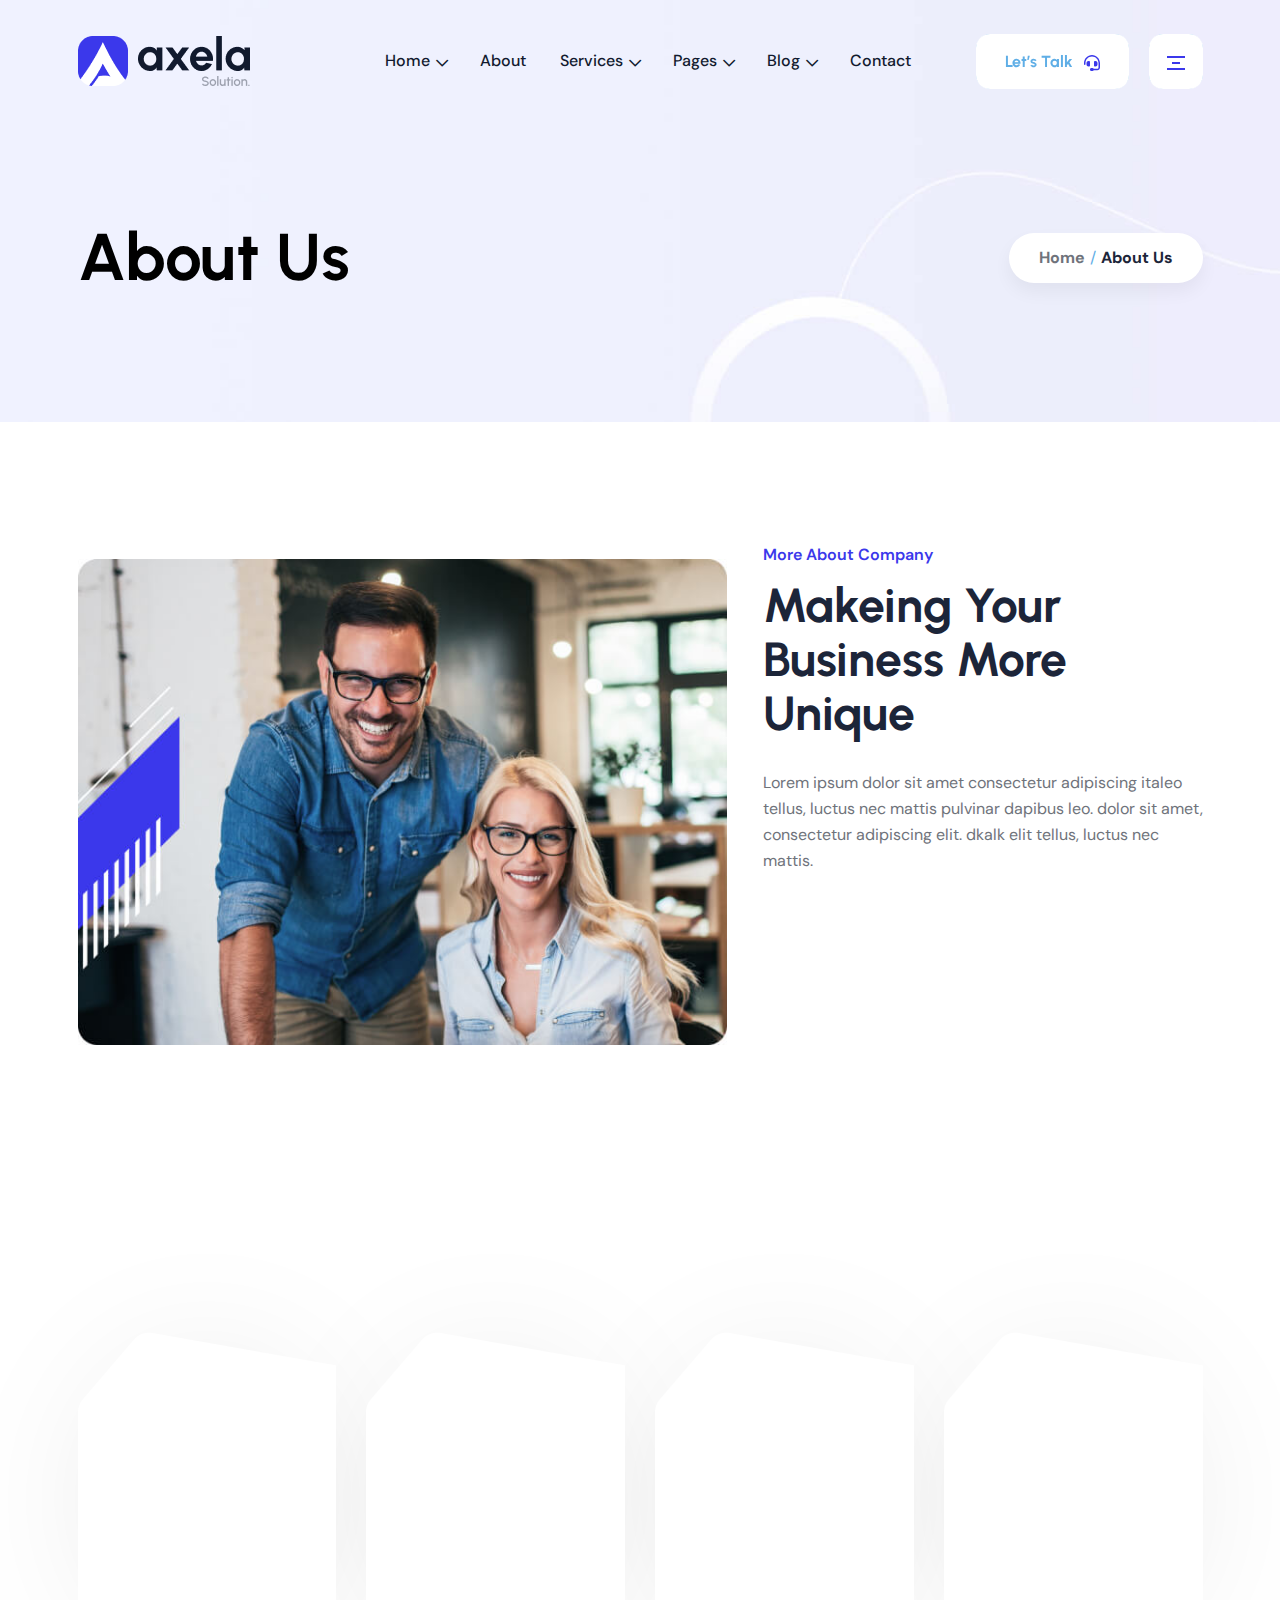
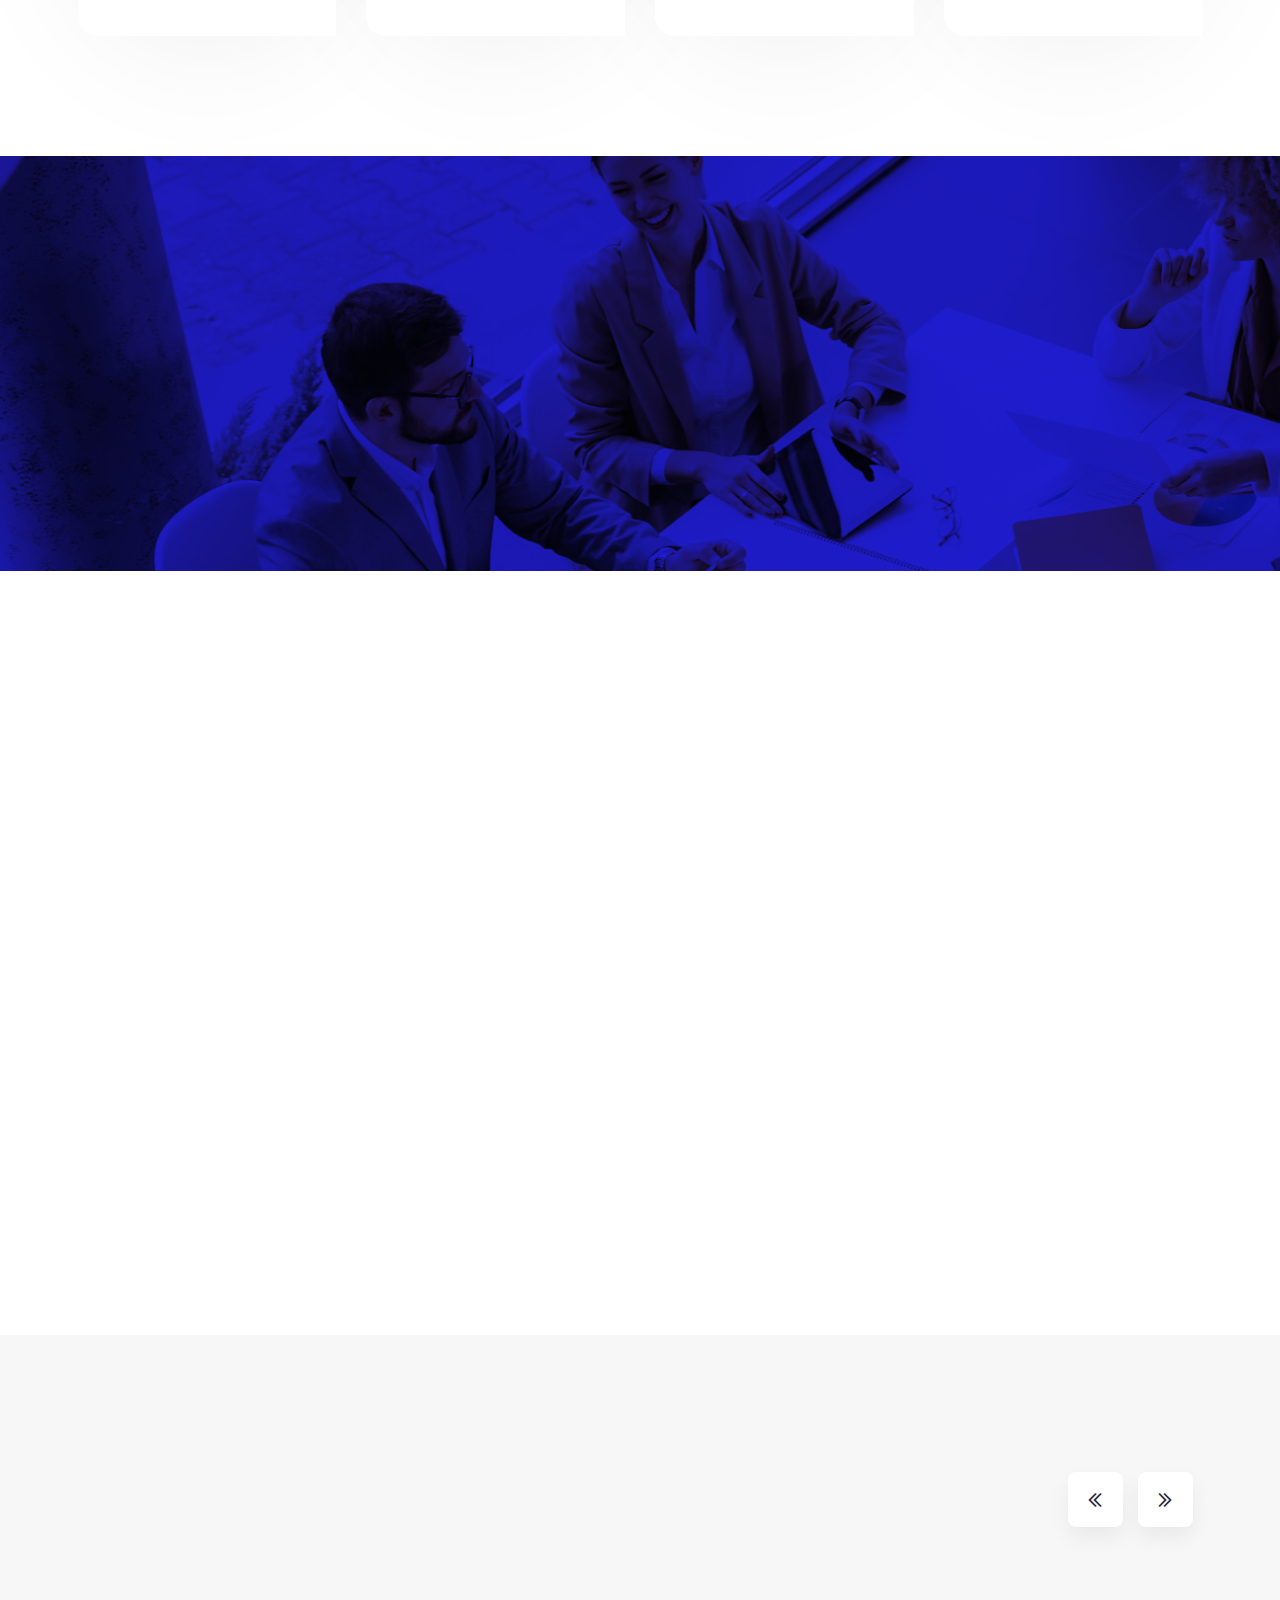
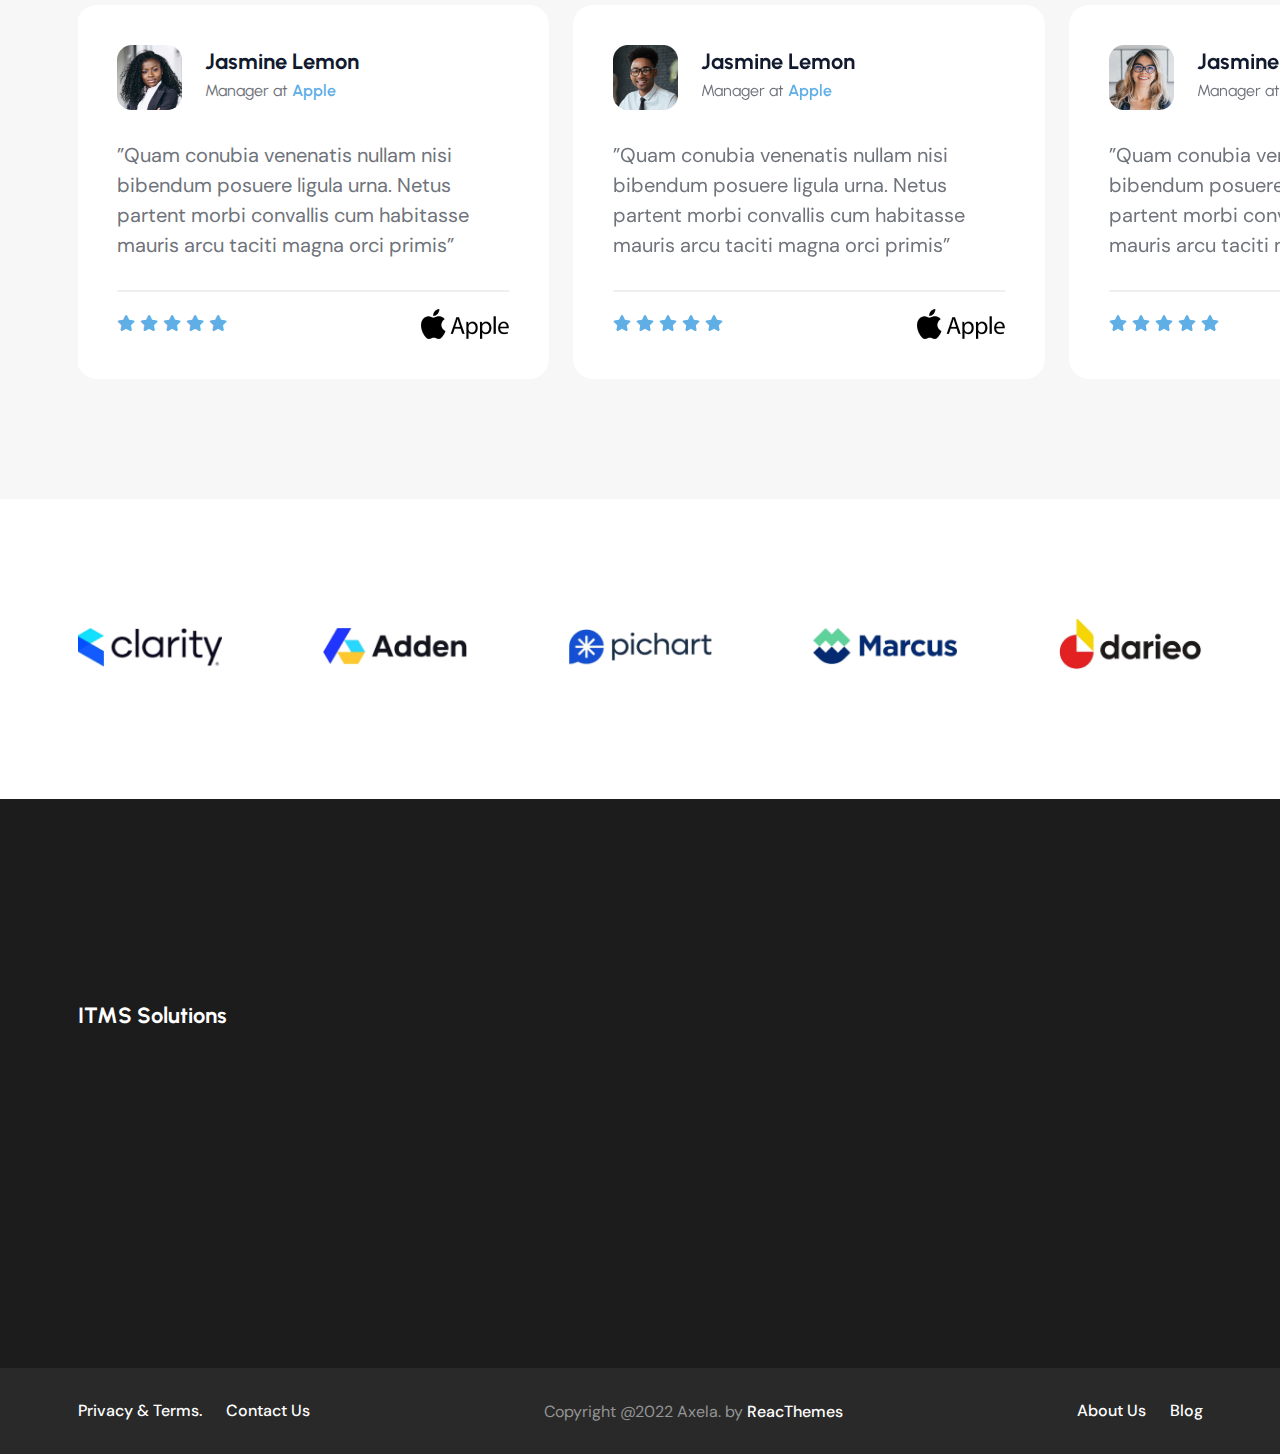
<file: about copy.html>
<!DOCTYPE html>
<html lang="en">

<head>
    <meta charset="UTF-8">
    <meta http-equiv="X-UA-Compatible" content="IE=edge">
    <meta name="viewport" content="width=device-width, initial-scale=1.0">
    <title>Axela Creative Agenacy & Portfolio HTML Template </title>
    <link rel="shortcut icon" type="image/x-icon" href="assets/images/fav.png">
    <link rel="stylesheet" href="assets/css/plugins/swiper.min.css">
    <link rel="stylesheet" href="assets/css/plugins/fontawesome-5.css">
    <link rel="stylesheet" href="assets/css/plugins/unicons.css">
    <link rel="stylesheet" href="assets/css/plugins/fancybox.min.css">
    <link rel="stylesheet" href="assets/css/plugins/metismenu.css">
    <link rel="stylesheet" href="assets/css/vendor/bootstrap.min.css">
    <link rel="stylesheet" href="assets/css/plugins/hover-revel.css">
    <link rel="stylesheet" href="assets/css/plugins/animate.min.css">
    <link rel="stylesheet" href="assets/css/style.css">
</head>

<body>
    <!-- start header area -->
    <!-- header one -->
    <header class="header-one header--sticky">
        <div class="container">
            <div class="row align-items-center">
                <div class="col-lg-2 col-md-3 col-4">
                    <!-- logo area start -->
                    <a href="index.html" class="thumbnail">
                        <img src="assets/images/logo/logo-1.png" alt="axela-logo">
                    </a>
                    <!-- logo area end -->
                </div>
                <div class="col-lg-7 d-none d-xl-block">
                    <div class="main-header">
                        <nav class="main-nav">
                            <ul class="mainmenu">
                                <li class="has-droupdown">
                                    <a href="#">Home</a>
                                    <ul class="submenu home-mega">
                                        <li class="m-1">
                                            <ul class="multiple">
                                                <li><a class="multi" href="index.html">Creative Agency</a></li>
                                                <li><a class="multi" href="index-two.html">Corporate Agency</a></li>
                                                <li><a class="multi" href="index-three.html">StartUp Agency</a></li>
                                                <li><a class="multi" href="index-four.html">Digital Agency</a></li>
                                                <li><a class="multi" href="index-five.html">Portfolio Agency</a></li>
                                            </ul>
                                        </li>
                                        <li class="m-1">
                                            <ul class="single">
                                                <li><a class="multi" href="one-page-one.html">Creative OnePage</a></li>
                                                <li><a class="multi" href="one-page-two.html">Corporate OnePage</a></li>
                                                <li><a class="multi" href="one-page-three.html">StartUp OnePage</a></li>
                                                <li><a class="multi" href="one-page-four.html">Digital OnePage</a></li>
                                                <li><a class="multi" href="one-page-five.html">Portfolio OnePage</a></li>
                                            </ul>
                                        </li>
                                    </ul>
                                </li>
                                <li>
                                    <a href="about.html">About</a>
                                </li>
                                <li class="has-droupdown">
                                    <a href="#">Services</a>
                                    <ul class="submenu">
                                        <li><a class="single" href="service.html">Our Services</a></li>
                                        <li><a class="single" href="service-details.html">Service Details</a></li>
                                    </ul>
                                </li>
                                <li class="has-droupdown">
                                    <a href="#">Pages</a>
                                    <ul class="submenu home-mega home-mega2">
                                        <li class="m-1">
                                            <ul class="multiple">
                                                <li><a class="multi" href="appoinment.html">Appoinment</a></li>
                                                <li><a class="multi" href="about-us.html">About Us</a></li>
                                                <li><a class="multi" href="price-plan.html">Price Plans</a></li>
                                                <li><a class="multi" href="faq.html">FAQ Page</a></li>
                                                <li><a class="multi" href="testimonial-style-1.html">Testimonial</a></li>
                                                <li><a class="multi" href="404.html">404 Page</a></li>
                                            </ul>
                                        </li>
                                        <li class="m-1">
                                            <ul class="multiple">
                                                <li><a class="multi" href="project.html">Portfolio Style 1</a></li>
                                                <li><a class="multi" href="portfolio-style-2.html">Portfolio Style 2</a></li>
                                                <li><a class="multi" href="portfolio-style-3.html">Portfolio Style 3</a></li>
                                                <li><a class="multi" href="portfolio-style-4.html">Portfolio Style 4</a></li>
                                                <li><a class="multi" href="portfolio-style-5.html">Portfolio Style 5</a></li>
                                                <li><a class="multi" href="project-details.html">Portfolio Details</a></li>
                                            </ul>
                                        </li>
                                        <li class="m-1">
                                            <ul class="multiple last">
                                                <li><a class="multi" href="team.html">Team Style 1</a></li>
                                                <li><a class="multi" href="team-style-2.html">Team Style 2</a></li>
                                                <li><a class="multi" href="team-style-3.html">Team Style 3</a></li>
                                                <li><a class="multi" href="team-style-4.html">Team Style 4</a></li>
                                                <li><a class="multi" href="team-style-5.html">Team Style 5</a></li>
                                                <li><a class="multi" href="team-details.html">Team Details</a></li>
                                            </ul>
                                        </li>
                                    </ul>
                                </li>
                                <li class="has-droupdown">
                                    <a href="#">Blog</a>
                                    <ul class="submenu">
                                        <li><a class="single" href="blog-list.html">Blog List</a></li>
                                        <li><a class="single" href="blog-grid.html">Blog Grid</a></li>
                                        <li><a class="single" href="blog-details.html">Blog Details</a></li>
                                    </ul>
                                </li>
                                <li>
                                    <a href="contactus.html">Contact</a>
                                </li>
                            </ul>
                        </nav>
                    </div>
                </div>
                <div class="col-xl-3 col-lg-10 col-md-9 col-8">
                    <div class="header-right">
                        <a href="#" class="rts-btn btn-secondary call-btn">Let’s Talk
                            <svg xmlns="http://www.w3.org/2000/svg" width="16" height="16" viewBox="0 0 16 16" fill="none">
                                <path d="M5.96875 7C5.96875 6.46875 5.5 6 4.96875 6H4.5C3.375 6 2.5 6.90625 2.5 8.03125V9.5C2.5 10.625 3.375 11.5 4.5 11.5H5C5.53125 11.5 6 11.0625 6 10.5L5.96875 7ZM8 0C3.5 0 0.125 3.75 0 8V9.25C0 9.6875 0.3125 10 0.71875 10C1.09375 10 1.5 9.6875 1.5 9.25V8C1.5 4.4375 4.40625 1.53125 8 1.53125C11.5625 1.53125 14.5 4.4375 14.5 8V12.5C14.5 13.2188 13.9375 13.75 13.25 13.75H9.78125C9.53125 13.3125 9.03125 13 8.5 13H7.53125C6.8125 13 6.15625 13.5 6 14.2188C5.84375 15.1875 6.5625 16 7.46875 16H8.5C9.03125 16 9.53125 15.7188 9.78125 15.25H13.25C14.75 15.25 16 14.0312 16 12.5V8C15.8438 3.75 12.4688 0 8 0ZM11.5 11.5C12.5938 11.5 13.5 10.625 13.5 9.5V8.03125C13.5 6.90625 12.5938 6 11.5 6H11C10.4375 6 10 6.46875 10 7.03125V10.5C10 11.0625 10.4375 11.5 11 11.5H11.5Z" fill="#3B38EB" />
                            </svg>
                        </a>
                        <a id="menu-btn" href="#" class="rts-btn btn-secondary menu-btn" onclick="event.preventDefault();">
                            <svg xmlns="http://www.w3.org/2000/svg" width="18" height="14" viewBox="0 0 18 14" fill="none">
                                <rect y="12" width="18" height="2" fill="#3B38EB" />
                                <rect x="5" y="6" width="8" height="2" fill="#3B38EB" />
                                <rect width="18" height="2" fill="#3B38EB" />
                            </svg>
                        </a>
                    </div>
                </div>
            </div>
        </div>
    </header>
    <!-- header one End -->
    <!-- ENd Header Area -->
    <div id="side-bar" class="side-bar">
        <button class="close-icon-menu"><i class="far fa-times"></i></button>
        <!-- inner menu area desktop start -->
        <div class="rts-sidebar-menu-desktop">
            <a class="logo-1" href="index.html"><img class="logo" src="assets/images/logo/logo-1.png" alt="axela_logo"></a>
            <div class="body d-none d-xl-block">

                <p class="disc">
                    We must explain to you how all seds this mistakens idea and pleasures and account.
                </p>
                <div class="social-wrapper-two">
                    <ul class="social-area">
                        <li data-sal-delay="150" data-sal="slide-up" data-sal-duration="800" class="sal-animate"><a href="#"><i class="fab fa-facebook-f"></i></a></li>
                        <li data-sal-delay="250" data-sal="slide-up" data-sal-duration="800" class="sal-animate"><a href="#"><i class="fab fa-twitter"></i></a></li>
                        <li data-sal-delay="350" data-sal="slide-up" data-sal-duration="800" class="sal-animate"><a href="#"><i class="fab fa-linkedin-in"></i></a></li>
                        <li data-sal-delay="450" data-sal="slide-up" data-sal-duration="800" class="sal-animate"><a href="#"><i class="fab fa-skype"></i></a></li>
                    </ul>
                </div>
                <div class="get-in-touch mt--50">
                    <!-- title -->
                    <div class="h6 title">Get In Touch</div>
                    <!-- title End -->
                    <div class="wrapper">
                        <!-- single -->
                        <div class="single">
                            <i class="fas fa-phone-alt"></i>
                            <a href="#">+8801234566789</a>
                        </div>
                        <!-- single ENd -->
                        <!-- single -->
                        <div class="single">
                            <i class="fas fa-envelope"></i>
                            <a href="#">example@gmail.com</a>
                        </div>
                        <!-- single ENd -->
                        <!-- single -->
                        <div class="single">
                            <i class="fas fa-globe"></i>
                            <a href="#">www.webexample.com</a>
                        </div>
                        <!-- single ENd -->
                        <!-- single -->
                        <div class="single">
                            <i class="fas fa-map-marker-alt"></i>
                            <a href="#">13/A, New Pro State, NYC</a>
                        </div>
                        <!-- single ENd -->
                    </div>
                </div>
            </div>
            <div class="body-mobile d-block d-xl-none">
                <nav class="nav-main mainmenu-nav mt--30">
                    <ul class="mainmenu" id="mobile-menu-active">
                        <li class="has-droupdown">
                            <a href="#">Home</a>
                            <ul class="submenu">
                                <li><a href="index.html">Creative Agency</a></li>
                                <li><a href="index-two.html">Corporate Agency</a></li>
                                <li><a href="index-three.html">StartUp Agency</a></li>
                                <li><a href="index-four.html">Digital Agency</a></li>
                                <li><a href="index-five.html">Portfolio Agency</a></li>
                                <li><a href="one-page-one.html">Creative OnePage</a></li>
                                <li><a href="one-page-two.html">Corporate OnePage</a></li>
                                <li><a href="one-page-three.html">StartUp OnePage</a></li>
                                <li><a href="one-page-four.html">Digital OnePage</a></li>
                                <li><a href="one-page-five.html">Portfolio OnePage</a></li>
                            </ul>
                        </li>
                        <li><a href="about.html">About Us</a></li>
                        <li class="has-droupdown">
                            <a href="#">Pages</a>
                            <ul class="submenu">
                                <li><a href="service.html">Services</a></li>
                                <li><a href="service-details.html">Service Details</a></li>
                                <li><a href="team.html">Team</a></li>
                                <li><a href="team-details.html">Team Details</a></li>
                                <li><a href="faq.html">FAQ Page</a></li>
                                <li><a href="price-plan.html">Price Plan</a></li>
                                <li><a href="404.html">404 Page</a></li>
                            </ul>
                        </li>
                        <li class="has-droupdown">
                            <a href="#">Blog</a>
                            <ul class="submenu">
                                <li><a href="blog-list.html">Blog List</a></li>
                                <li><a href="blog-grid.html">Blog Grid</a></li>
                                <li><a href="blog-details.html">Blog Details</a></li>
                            </ul>
                        </li>
                        <li class="has-droupdown">
                            <a href="#">Portfolio</a>
                            <ul class="submenu">
                                <li><a href="portfolio.html">Portfolio</a></li>
                                <li><a href="project-details.html">Portfolio Details</a></li>
                            </ul>
                        </li>
                        <li>
                            <a href="contactus.html">Contact Us</a>
                        </li>
                    </ul>
                </nav>
                <div class="social-wrapper-two mt--50">
                    <ul class="social-area">
                        <li data-sal-delay="150" data-sal="slide-up" data-sal-duration="800" class="sal-animate"><a href="#"><i class="fab fa-facebook-f"></i></a></li>
                        <li data-sal-delay="250" data-sal="slide-up" data-sal-duration="800" class="sal-animate"><a href="#"><i class="fab fa-twitter"></i></a></li>
                        <li data-sal-delay="350" data-sal="slide-up" data-sal-duration="800" class="sal-animate"><a href="#"><i class="fab fa-linkedin-in"></i></a></li>
                        <li data-sal-delay="450" data-sal="slide-up" data-sal-duration="800" class="sal-animate"><a href="#"><i class="fab fa-skype"></i></a></li>
                    </ul>
                </div>
                <!-- <a href="#" class="rts-btn btn-primary ml--20 ml_sm--5 header-one-btn quote-btnmenu">Get Quote</a> -->
            </div>
        </div>
        <!-- inner menu area desktop End -->
    </div>

    <div id="anywhere-home"></div>

    <!-- start breadcrumb area -->
    <div class="rts-breadcrumb-area breadcrumb-bg bg_image">
        <div class="container">
            <div class="row align-items-center">
                <div class="col-xl-6 col-lg-6 col-md-6 col-sm-12 col-12 breadcrumb-1">
                    <h1 class="title" data-sal-delay="150" data-sal="slide-up" data-sal-duration="800">About Us</h1>
                </div>
                <div class="col-xl-6 col-lg-6 col-md-6 col-sm-12 col-12">
                    <div class="bread-tag">
                        <a href="index.html" data-sal-delay="250" data-sal="slide-up" data-sal-duration="800">Home</a>
                        <span> / </span>
                        <a href="#" class="active" data-sal-delay="450" data-sal="slide-up" data-sal-duration="800">About Us</a>
                    </div>
                </div>
            </div>
        </div>
    </div>
    <!-- end breadcrumb area -->

    <!-- about us area start -->
    <div class="rts-about-us-area rts-section-gap">
        <div class="container">
            <div class="row align-items-center">
                <div class="col-lg-7">
                    <div class="thumbnail" data-sal-delay="150" data-sal="slide-up" data-sal-duration="800">
                        <img src="assets/images/about-us/01.jpg" alt="creative_about">
                    </div>
                </div>
                <div class="col-lg-5">
                    <div class="about-right-one-area">
                        <div class="title-area">
                            <span data-sal-delay="150" data-sal="slide-up" data-sal-duration="800">More About
                                Company</span>
                            <h3 class="title" data-sal-delay="200" data-sal="slide-up" data-sal-duration="800">
                                Makeing Your Business
                                More Unique
                            </h3>
                        </div>
                        <p class="disc" data-sal-delay="250" data-sal="slide-up" data-sal-duration="800">
                            Lorem ipsum dolor sit amet consectetur adipiscing italeo tellus, luctus nec mattis pulvinar
                            dapibus leo. dolor sit amet, consectetur adipiscing elit. dkalk elit tellus, luctus nec
                            mattis.
                        </p>
                        <p class="disc" data-sal-delay="300" data-sal="slide-up" data-sal-duration="800">
                            Natoque turpis metus mollis dignissim sociosqu curabitur suspendisse eu habitasse, arcu
                            hendrerit vitae leo laoreet nulla
                        </p>
                        <div class="button-area" data-sal-delay="300" data-sal="slide-up" data-sal-duration="800">
                            <a href="#" class="rts-btn btn-primary">More About Us</a>
                        </div>
                    </div>
                </div>
            </div>
        </div>
    </div>
    <!-- about us area end -->

    <!-- our working process area start -->
    <div class="rts-working-process-area rts-section-gapBottom">
        <div class="container">
            <div class="row mb--30">
                <div class="col-12">
                    <div class="title-area text-center">
                        <span data-sal-delay="150" data-sal="slide-up" data-sal-duration="800">How We Work</span>
                        <h3 class="title" data-sal-delay="250" data-sal="slide-up" data-sal-duration="800">Our Work Process</h3>
                    </div>
                </div>
            </div>
            <div class="row g-5">
                <div class="col-xl-3 col-lg-4 col-md-6 col-sm-6 col-12">
                    <div class="single-working-process-one">
                        <div class="inner text-center" data-sal-delay="150" data-sal="slide-up" data-sal-duration="800">
                            <img class="logo" src="assets/images/working-process/logo/01.svg" alt="process-logo">
                            <h5 class="title">
                                #1 Design
                            </h5>
                            <p class="disc">
                                Tempor lacus sodaleset conub accumsan ornare life
                            </p>
                        </div>
                    </div>
                </div>
                <div class="col-xl-3 col-lg-4 col-md-6 col-sm-6 col-12">
                    <div class="single-working-process-one">
                        <div class="inner text-center" data-sal-delay="250" data-sal="slide-up" data-sal-duration="800">
                            <img class="logo" src="assets/images/working-process/logo/02.svg" alt="process-logo">
                            <h5 class="title">
                                #2 Branding
                            </h5>
                            <p class="disc">
                                Tempor lacus sodaleset conub accumsan ornare life
                            </p>
                        </div>
                    </div>
                </div>
                <div class="col-xl-3 col-lg-4 col-md-6 col-sm-6 col-12">
                    <div class="single-working-process-one">
                        <div class="inner text-center" data-sal-delay="350" data-sal="slide-up" data-sal-duration="800">
                            <img class="logo" src="assets/images/working-process/logo/03.svg" alt="process-logo">
                            <h5 class="title">
                                #3 Marketing
                            </h5>
                            <p class="disc">
                                Tempor lacus sodaleset conub accumsan ornare life
                            </p>
                        </div>
                    </div>
                </div>
                <div class="col-xl-3 col-lg-4 col-md-6 col-sm-6 col-12">
                    <div class="single-working-process-one">
                        <div class="inner text-center" data-sal-delay="450" data-sal="slide-up" data-sal-duration="800">
                            <img class="logo" src="assets/images/working-process/logo/04.svg" alt="process-logo">
                            <h5 class="title">
                                #4 Solution
                            </h5>
                            <p class="disc">
                                Tempor lacus sodaleset conub accumsan ornare life
                            </p>
                        </div>
                    </div>
                </div>
            </div>
        </div>
    </div>
    <!-- our working process area end -->

    <!-- cta section start -->
    <div class="rts-cta-section-start rts-section-gap cta-bg-h4">
        <div class="container">
            <div class="row">
                <div class="title-area text-center">
                    <span data-sal-delay="150" data-sal="slide-up" data-sal-duration="800">Let’s work together</span>
                    <h3 class="title" data-sal-delay="250" data-sal="slide-up" data-sal-duration="800">Need a successful projects?</h3>
                    <div class="button-area" data-sal-delay="300" data-sal="slide-up" data-sal-duration="800">
                        <a href="#" class="rts-btn btn-primary">Estimate Projects <i class="far fa-chevron-double-right"></i></a>
                    </div>
                </div>
            </div>
        </div>
    </div>
    <!-- cta section end -->

    <!-- team area start-->
    <div class="rts-team-area rts-section-gap bg-team-color">
        <div class="container">
            <div class="row mb--30">
                <div class="col-12">
                    <div class="title-area text-center">
                        <span data-sal-delay="150" data-sal="slide-up" data-sal-duration="800">Team Members</span>
                        <h3 class="title" data-sal-delay="250" data-sal="slide-up" data-sal-duration="800">Meet Our Team</h3>
                    </div>
                </div>
            </div>
            <div class="row g-5">
                <!-- team single start -->
                <div class="col-xl-3 col-lg-4 col-md-6 col-sm-6 col-12" data-sal-delay="150" data-sal="slide-up" data-sal-duration="800">
                    <div class="team-single-one-start">
                        <div class="team-image-area">
                            <a href="team-details.html">
                                <img src="assets/images/team/tm/06.jpg" alt="Business_Team_single">
                                <div class="team-social">
                                    <div class="main">
                                        <i class="fal fa-plus"></i>
                                    </div>
                                    <div class="team-social-one">
                                        <i class="fab fa-youtube"></i>
                                        <i class="fab fa-twitter"></i>
                                        <i class="fab fa-instagram"></i>
                                    </div>
                                </div>
                            </a>
                        </div>
                        <div class="single-details">
                            <a href="team-details.html">
                                <h5 class="title">Archer Graham</h5>
                            </a>
                            <p>Finance Manager</p>
                        </div>
                    </div>
                </div>
                <!-- team single end -->
                <!-- team single start -->
                <div class="col-xl-3 col-lg-4 col-md-6 col-sm-6 col-12" data-sal-delay="250" data-sal="slide-up" data-sal-duration="800">
                    <div class="team-single-one-start">
                        <div class="team-image-area">
                            <a href="team-details.html">
                                <img src="assets/images/team/tm/07.jpg" alt="Business_Team_single">
                                <div class="team-social">
                                    <div class="main">
                                        <i class="fal fa-plus"></i>
                                    </div>
                                    <div class="team-social-one">
                                        <i class="fab fa-youtube"></i>
                                        <i class="fab fa-twitter"></i>
                                        <i class="fab fa-instagram"></i>
                                    </div>
                                </div>
                            </a>
                        </div>
                        <div class="single-details">
                            <a href="team-details.html">
                                <h5 class="title">Amelia Clover</h5>
                            </a>
                            <p>Finance Manager</p>
                        </div>
                    </div>
                </div>
                <!-- team single end -->
                <!-- team single start -->
                <div class="col-xl-3 col-lg-4 col-md-6 col-sm-6 col-12" data-sal-delay="350" data-sal="slide-up" data-sal-duration="800">
                    <div class="team-single-one-start">
                        <div class="team-image-area">
                            <a href="team-details.html">
                                <img src="assets/images/team/tm/08.jpg" alt="Business_Team_single">
                                <div class="team-social">
                                    <div class="main">
                                        <i class="fal fa-plus"></i>
                                    </div>
                                    <div class="team-social-one">
                                        <i class="fab fa-youtube"></i>
                                        <i class="fab fa-twitter"></i>
                                        <i class="fab fa-instagram"></i>
                                    </div>
                                </div>
                            </a>
                        </div>
                        <div class="single-details">
                            <a href="team-details.html">
                                <h5 class="title">Beckett Hayden</h5>
                            </a>
                            <p>Finance Manager</p>
                        </div>
                    </div>
                </div>
                <!-- team single end -->
                <!-- team single start -->
                <div class="col-xl-3 col-lg-4 col-md-6 col-sm-6 col-12" data-sal-delay="450" data-sal="slide-up" data-sal-duration="800">
                    <div class="team-single-one-start">
                        <div class="team-image-area">
                            <a href="team-details.html">
                                <img src="assets/images/team/tm/09.jpg" alt="Business_Team_single">
                                <div class="team-social">
                                    <div class="main">
                                        <i class="fal fa-plus"></i>
                                    </div>
                                    <div class="team-social-one">
                                        <i class="fab fa-youtube"></i>
                                        <i class="fab fa-twitter"></i>
                                        <i class="fab fa-instagram"></i>
                                    </div>
                                </div>
                            </a>
                        </div>
                        <div class="single-details">
                            <a href="team-details.html">
                                <h5 class="title">Julian Wyat</h5>
                            </a>
                            <p>Finance Manager</p>
                        </div>
                    </div>
                </div>
                <!-- team single end -->
            </div>
        </div>
    </div>
    <!-- team area End -->

    <!-- tart Customer feedback area -->
    <div class="rts-testimonial-area mb--120">
        <div class="bg-light-testimonial">
            <div class="container">
                <div class="row mb--30">
                    <div class="col-12">
                        <div class="title-area-testi">
                            <div class="title-area text-start">
                                <span data-sal-delay="150" data-sal="slide-up" data-sal-duration="800">Our Customer
                                    Testimonial</span>
                                <h3 class="title" data-sal-delay="250" data-sal="slide-up" data-sal-duration="800">
                                    Customer’s Feedbacks</h3>
                            </div>
                            <div class="swiper-button-wrapper">
                                <div class="swiper-button-next" tabindex="0" role="button" aria-label="Next slide"></div>
                                <div class="swiper-button-prev" tabindex="0" role="button" aria-label="Previous slide"></div>
                            </div>
                        </div>
                    </div>
                </div>
                <div class="row">
                    <div class="col-12">
                        <div class="slide-div">
                            <!-- Swiper -->
                            <div class="swiper testimonial-1">
                                <div class="swiper-wrapper">
                                    <div class="swiper-slide">
                                        <div class="single-testimonial-one">
                                            <div class="header-area">
                                                <img src="assets/images/testimonials/01.png" alt="testimonials">
                                                <div class="name-desig">
                                                    <a href="#">
                                                        <h6>Jasmine Lemon</h6>
                                                    </a>
                                                    <p>Manager at <span>Apple</span></p>
                                                </div>
                                            </div>
                                            <div class="body">
                                                <p class="disc">
                                                    ”Quam conubia venenatis nullam nisi bibendum posuere ligula urna. Netus partent
                                                    morbi convallis cum habitasse mauris arcu taciti magna orci primis”
                                                </p>
                                            </div>
                                            <div class="footer">
                                                <div class="stars-area">
                                                    <ul>
                                                        <li><a href="#"><i class="fas fa-star"></i></a></li>
                                                        <li><a href="#"><i class="fas fa-star"></i></a></li>
                                                        <li><a href="#"><i class="fas fa-star"></i></a></li>
                                                        <li><a href="#"><i class="fas fa-star"></i></a></li>
                                                        <li><a href="#"><i class="fas fa-star"></i></a></li>
                                                    </ul>
                                                </div>
                                                <div class="logo">
                                                    <img src="assets/images/testimonials/logo/01.png" alt="Testimonial-Logo">
                                                </div>
                                            </div>
                                        </div>
                                    </div>
                                    <div class="swiper-slide">
                                        <div class="single-testimonial-one">
                                            <div class="header-area">
                                                <img src="assets/images/testimonials/02.png" alt="testimonials">
                                                <div class="name-desig">
                                                    <a href="#">
                                                        <h6>Jasmine Lemon</h6>
                                                    </a>
                                                    <p>Manager at <span>Apple</span></p>
                                                </div>
                                            </div>
                                            <div class="body">
                                                <p class="disc">
                                                    ”Quam conubia venenatis nullam nisi bibendum posuere ligula urna. Netus partent
                                                    morbi convallis cum habitasse mauris arcu taciti magna orci primis”
                                                </p>
                                            </div>
                                            <div class="footer">
                                                <div class="stars-area">
                                                    <ul>
                                                        <li><a href="#"><i class="fas fa-star"></i></a></li>
                                                        <li><a href="#"><i class="fas fa-star"></i></a></li>
                                                        <li><a href="#"><i class="fas fa-star"></i></a></li>
                                                        <li><a href="#"><i class="fas fa-star"></i></a></li>
                                                        <li><a href="#"><i class="fas fa-star"></i></a></li>
                                                    </ul>
                                                </div>
                                                <div class="logo">
                                                    <img src="assets/images/testimonials/logo/01.png" alt="Testimonial-Logo">
                                                </div>
                                            </div>
                                        </div>
                                    </div>
                                    <div class="swiper-slide">
                                        <div class="single-testimonial-one">
                                            <div class="header-area">
                                                <img src="assets/images/testimonials/03.png" alt="testimonials">
                                                <div class="name-desig">
                                                    <a href="#">
                                                        <h6>Jasmine Lemon</h6>
                                                    </a>
                                                    <p>Manager at <span>Apple</span></p>
                                                </div>
                                            </div>
                                            <div class="body">
                                                <p class="disc">
                                                    ”Quam conubia venenatis nullam nisi bibendum posuere ligula urna. Netus partent
                                                    morbi convallis cum habitasse mauris arcu taciti magna orci primis”
                                                </p>
                                            </div>
                                            <div class="footer">
                                                <div class="stars-area">
                                                    <ul>
                                                        <li><a href="#"><i class="fas fa-star"></i></a></li>
                                                        <li><a href="#"><i class="fas fa-star"></i></a></li>
                                                        <li><a href="#"><i class="fas fa-star"></i></a></li>
                                                        <li><a href="#"><i class="fas fa-star"></i></a></li>
                                                        <li><a href="#"><i class="fas fa-star"></i></a></li>
                                                    </ul>
                                                </div>
                                                <div class="logo">
                                                    <img src="assets/images/testimonials/logo/01.png" alt="Testimonial-Logo">
                                                </div>
                                            </div>
                                        </div>
                                    </div>
                                    <div class="swiper-slide">
                                        <div class="single-testimonial-one">
                                            <div class="header-area">
                                                <img src="assets/images/testimonials/01.png" alt="testimonials">
                                                <div class="name-desig">
                                                    <a href="#">
                                                        <h6>Jasmine Lemon</h6>
                                                    </a>
                                                    <p>Manager at <span>Apple</span></p>
                                                </div>
                                            </div>
                                            <div class="body">
                                                <p class="disc">
                                                    ”Quam conubia venenatis nullam nisi bibendum posuere ligula urna. Netus partent
                                                    morbi convallis cum habitasse mauris arcu taciti magna orci primis”
                                                </p>
                                            </div>
                                            <div class="footer">
                                                <div class="stars-area">
                                                    <ul>
                                                        <li><a href="#"><i class="fas fa-star"></i></a></li>
                                                        <li><a href="#"><i class="fas fa-star"></i></a></li>
                                                        <li><a href="#"><i class="fas fa-star"></i></a></li>
                                                        <li><a href="#"><i class="fas fa-star"></i></a></li>
                                                        <li><a href="#"><i class="fas fa-star"></i></a></li>
                                                    </ul>
                                                </div>
                                                <div class="logo">
                                                    <img src="assets/images/testimonials/logo/01.png" alt="Testimonial-Logo">
                                                </div>
                                            </div>
                                        </div>
                                    </div>
                                    <div class="swiper-slide">
                                        <div class="single-testimonial-one">
                                            <div class="header-area">
                                                <img src="assets/images/testimonials/01.png" alt="testimonials">
                                                <div class="name-desig">
                                                    <a href="#">
                                                        <h6>Jasmine Lemon</h6>
                                                    </a>
                                                    <p>Manager at <span>Apple</span></p>
                                                </div>
                                            </div>
                                            <div class="body">
                                                <p class="disc">
                                                    ”Quam conubia venenatis nullam nisi bibendum posuere ligula urna. Netus partent
                                                    morbi convallis cum habitasse mauris arcu taciti magna orci primis”
                                                </p>
                                            </div>
                                            <div class="footer">
                                                <div class="stars-area">
                                                    <ul>
                                                        <li><a href="#"><i class="fas fa-star"></i></a></li>
                                                        <li><a href="#"><i class="fas fa-star"></i></a></li>
                                                        <li><a href="#"><i class="fas fa-star"></i></a></li>
                                                        <li><a href="#"><i class="fas fa-star"></i></a></li>
                                                        <li><a href="#"><i class="fas fa-star"></i></a></li>
                                                    </ul>
                                                </div>
                                                <div class="logo">
                                                    <img src="assets/images/testimonials/logo/01.png" alt="Testimonial-Logo">
                                                </div>
                                            </div>
                                        </div>
                                    </div>
                                    <div class="swiper-slide">
                                        <div class="single-testimonial-one">
                                            <div class="header-area">
                                                <img src="assets/images/testimonials/01.png" alt="testimonials">
                                                <div class="name-desig">
                                                    <a href="#">
                                                        <h6>Jasmine Lemon</h6>
                                                    </a>
                                                    <p>Manager at <span>Apple</span></p>
                                                </div>
                                            </div>
                                            <div class="body">
                                                <p class="disc">
                                                    ”Quam conubia venenatis nullam nisi bibendum posuere ligula urna. Netus partent
                                                    morbi convallis cum habitasse mauris arcu taciti magna orci primis”
                                                </p>
                                            </div>
                                            <div class="footer">
                                                <div class="stars-area">
                                                    <ul>
                                                        <li><a href="#"><i class="fas fa-star"></i></a></li>
                                                        <li><a href="#"><i class="fas fa-star"></i></a></li>
                                                        <li><a href="#"><i class="fas fa-star"></i></a></li>
                                                        <li><a href="#"><i class="fas fa-star"></i></a></li>
                                                        <li><a href="#"><i class="fas fa-star"></i></a></li>
                                                    </ul>
                                                </div>
                                                <div class="logo">
                                                    <img src="assets/images/testimonials/logo/01.png" alt="Testimonial-Logo">
                                                </div>
                                            </div>
                                        </div>
                                    </div>
                                </div>
                            </div>
                            <!-- swiper end -->
                        </div>
                    </div>
                </div>
            </div>
        </div>
    </div>
    <!-- tart Customer feedback area End -->

    <!-- start Footer area -->
    <!-- our brand area start -->
    <div class="rts-brand-area rts-section-gapBottom">
        <div class="container">
            <div class="row">
                <div class="col-12">
                    <div class="brand-one-wrapper">
                        <!-- Swiper -->
                        <div class="swiper brand-1">
                            <div class="swiper-wrapper">
                                <div class="swiper-slide">
                                    <a href="#"><img src="assets/images/brand/01.png" alt="Brand_area_images"></a>
                                </div>
                                <div class="swiper-slide">
                                    <a href="#"><img src="assets/images/brand/02.png" alt="Brand_area_images"></a>
                                </div>
                                <div class="swiper-slide">
                                    <a href="#"><img src="assets/images/brand/03.png" alt="Brand_area_images"></a>
                                </div>
                                <div class="swiper-slide">
                                    <a href="#"><img src="assets/images/brand/04.png" alt="Brand_area_images"></a>
                                </div>
                                <div class="swiper-slide">
                                    <a href="#"><img class="mt-dec-brand" src="assets/images/brand/05.png" alt="Brand_area_images"></a>
                                </div>
                                <div class="swiper-slide">
                                    <a href="#"><img src="assets/images/brand/01.png" alt="Brand_area_images"></a>
                                </div>
                                <div class="swiper-slide">
                                    <a href="#"><img src="assets/images/brand/02.png" alt="Brand_area_images"></a>
                                </div>
                                <div class="swiper-slide">
                                    <a href="#"><img src="assets/images/brand/03.png" alt="Brand_area_images"></a>
                                </div>
                                <div class="swiper-slide">
                                    <a href="#"><img src="assets/images/brand/04.png" alt="Brand_area_images"></a>
                                </div>
                                <div class="swiper-slide">
                                    <a href="#"><img class="mt-dec-brand" src="assets/images/brand/05.png" alt="Brand_area_images"></a>
                                </div>
                            </div>
                        </div>
                        <!-- swiper end -->
                    </div>
                </div>
            </div>
        </div>
    </div>
    <!-- our brand area End -->
    <!-- ENd Footer Area -->


    <!-- start header area -->
    <!-- footer area start -->
    <div class="rts-footer-area-one rts-section-gap footer-one-bg">
        <div class="container">
            <div class="row">
                <div class="bg-footer-one-shape">
                    <div class="wrapper">
                        <img class="footer_shape small" src="assets/images/footer/01.png" alt="Footer_bg" data-sal-delay="150" data-sal="zoom-in" data-sal-duration="800">
                        <img class="footer_shape large" src="assets/images/footer/02.png" alt="Footer_bg" data-sal-delay="150" data-sal="zoom-in" data-sal-duration="800">
                    </div>
                </div>
                <div class="col-lg-4">
                    <div class="footer-one-left">
                        <a class="logo" href="#">
                            <img src="assets/images/logo/Apt.png" alt="Logo_image" height="30%" width="30%" data-sal-delay="150" data-sal="slide-up" data-sal-duration="800">
                            <h6 style="color: white;">ITMS Solutions</h6>
                        </a>
                        <p class="disc" data-sal-delay="250" data-sal="slide-up" data-sal-duration="800">
                            Tempus nula rhoncus euismod curae masa cras justo, quisque semper molestie primis porttitor mus tempor dapibus
                        </p>
                        <ul class="social-area">
                            <li data-sal-delay="150" data-sal="slide-up" data-sal-duration="800"><a href="#"><i class="fab fa-facebook-f"></i></a></li>
                            <li data-sal-delay="250" data-sal="slide-up" data-sal-duration="800"><a href="#"><i class="fab fa-twitter"></i></a></li>
                            <li data-sal-delay="350" data-sal="slide-up" data-sal-duration="800"><a href="#"><i class="fab fa-linkedin-in"></i></a></li>
                            <li data-sal-delay="450" data-sal="slide-up" data-sal-duration="800"><a href="#"><i class="fab fa-skype"></i></a></li>
                        </ul>
                    </div>
                </div>
                <div class="col-lg-8">
                    <div class="footer-right-one">
                        <div class="single-wized-footer">
                            <h5 class="title-heading" data-sal-delay="150" data-sal="slide-up" data-sal-duration="800">
                                Services
                            </h5>
                            <ul class="list">
                                <li data-sal-delay="150" data-sal="slide-up" data-sal-duration="800"><a href="service-details.html">Branding Design</a></li>
                                <li data-sal-delay="250" data-sal="slide-up" data-sal-duration="800"><a href="service-details.html">Website Development</a></li>
                                <li data-sal-delay="350" data-sal="slide-up" data-sal-duration="800"><a href="service-details.html">App Design</a></li>
                                <li data-sal-delay="450" data-sal="slide-up" data-sal-duration="800"><a href="service-details.html">Digital Marketing</a></li>
                                <li data-sal-delay="550" data-sal="slide-up" data-sal-duration="800"><a href="service-details.html">Product Development</a></li>
                            </ul>
                        </div>
                        <div class="single-wized-footer">
                            <h5 class="title-heading" data-sal-delay="150" data-sal="slide-up" data-sal-duration="800">
                                Resourses
                            </h5>
                            <ul class="list">
                                <li data-sal-delay="150" data-sal="slide-up" data-sal-duration="800"><a href="blog-list.html">Blog</a></li>
                                <li data-sal-delay="250" data-sal="slide-up" data-sal-duration="800"><a href="portfolio.html">Case Study</a></li>
                                <li data-sal-delay="350" data-sal="slide-up" data-sal-duration="800"><a href="portfolio.html">Portfolio</a></li>
                                <li data-sal-delay="450" data-sal="slide-up" data-sal-duration="800"><a href="team.html">Team pages</a></li>
                            </ul>
                        </div>
                        <div class="single-wized-footer">
                            <h5 class="title-heading" data-sal-delay="150" data-sal="slide-up" data-sal-duration="800">
                                Support
                            </h5>
                            <ul class="list">
                                <li data-sal-delay="150" data-sal="slide-up" data-sal-duration="800"><a href="contactus.html">Contact</a></li>
                                <li data-sal-delay="250" data-sal="slide-up" data-sal-duration="800"><a href="#">Privacy Policy</a></li>
                                <li data-sal-delay="350" data-sal="slide-up" data-sal-duration="800"><a href="#">Terms of Use</a></li>
                            </ul>
                        </div>
                    </div>
                </div>
            </div>
        </div>
    </div>
    <!-- footer area end -->

    <!-- rts-copyright-area -->
    <div class="rts-copyright-area ptb--30 ptb_sm--15">
        <div class="container">
            <div class="row">
                <div class="col-12">
                    <div class="copyu-right-wrapper">
                        <div class="left single">
                            <a href="#">Privacy & Terms.</a>
                            <a href="contactus.html" class="ml--20">Contact Us</a>
                        </div>
                        <div class="left single">
                            <p>Copyright @2022 Axela. by <a href="https://themeforest.net/user/reacthemes/portfolio">ReacThemes</a></p>
                        </div>
                        <div class="left single">
                            <a href="about.html">About Us</a>
                            <a href="blog-list.html" class="ml--20">Blog</a>
                        </div>
                    </div>
                </div>
            </div>
        </div>
    </div>
    <!-- rts-copyright-area ENd -->
    <!-- ENd Header Area -->


    <div class="loader-wrapper">
        <div class="loader">
        </div>
        <div class="loader-section section-left"></div>
        <div class="loader-section section-right"></div>
    </div>


    <div class="progress-wrap">
        <svg class="progress-circle svg-content" width="100%" height="100%" viewBox="-1 -1 102 102">
            <path d="M50,1 a49,49 0 0,1 0,98 a49,49 0 0,1 0,-98" style="transition: stroke-dashoffset 10ms linear 0s; stroke-dasharray: 307.919, 307.919; stroke-dashoffset: 307.919;"></path>
        </svg>
    </div>


    <!-- scripts start form hear -->
    <script src="assets/js/vendor/jquery.min.js"></script>
    <script src="assets/js/vendor/jqueryui.js"></script>
    <script src="assets/js/vendor/waypoint.js"></script>
    <script src="assets/js/plugins/swiper.js"></script>
    <script src="assets/js/plugins/counterup.js"></script>
    <script src="assets/js/plugins/sal.min.js"></script>
    <script src="assets/js/plugins/fancybox.js"></script>
    <script src="assets/js/plugins/metismenu.js"></script>
    <script src="assets/js/plugins/marquery.js"></script>
    <script src="assets/js/vendor/bootstrap.min.js"></script>
    <script src="assets/js/vendor/waw.js"></script>


    <script src="assets/js/plugins/hover-revel.js"></script>
    <script src="assets/js/plugins/twinmax.js"></script>


    <script src="assets/js/plugins/contact.form.js"></script>


    <!-- main Js -->
    <script src="assets/js/main.js"></script>
    <!-- scripts end form hear -->
</body>

</html>
</file>
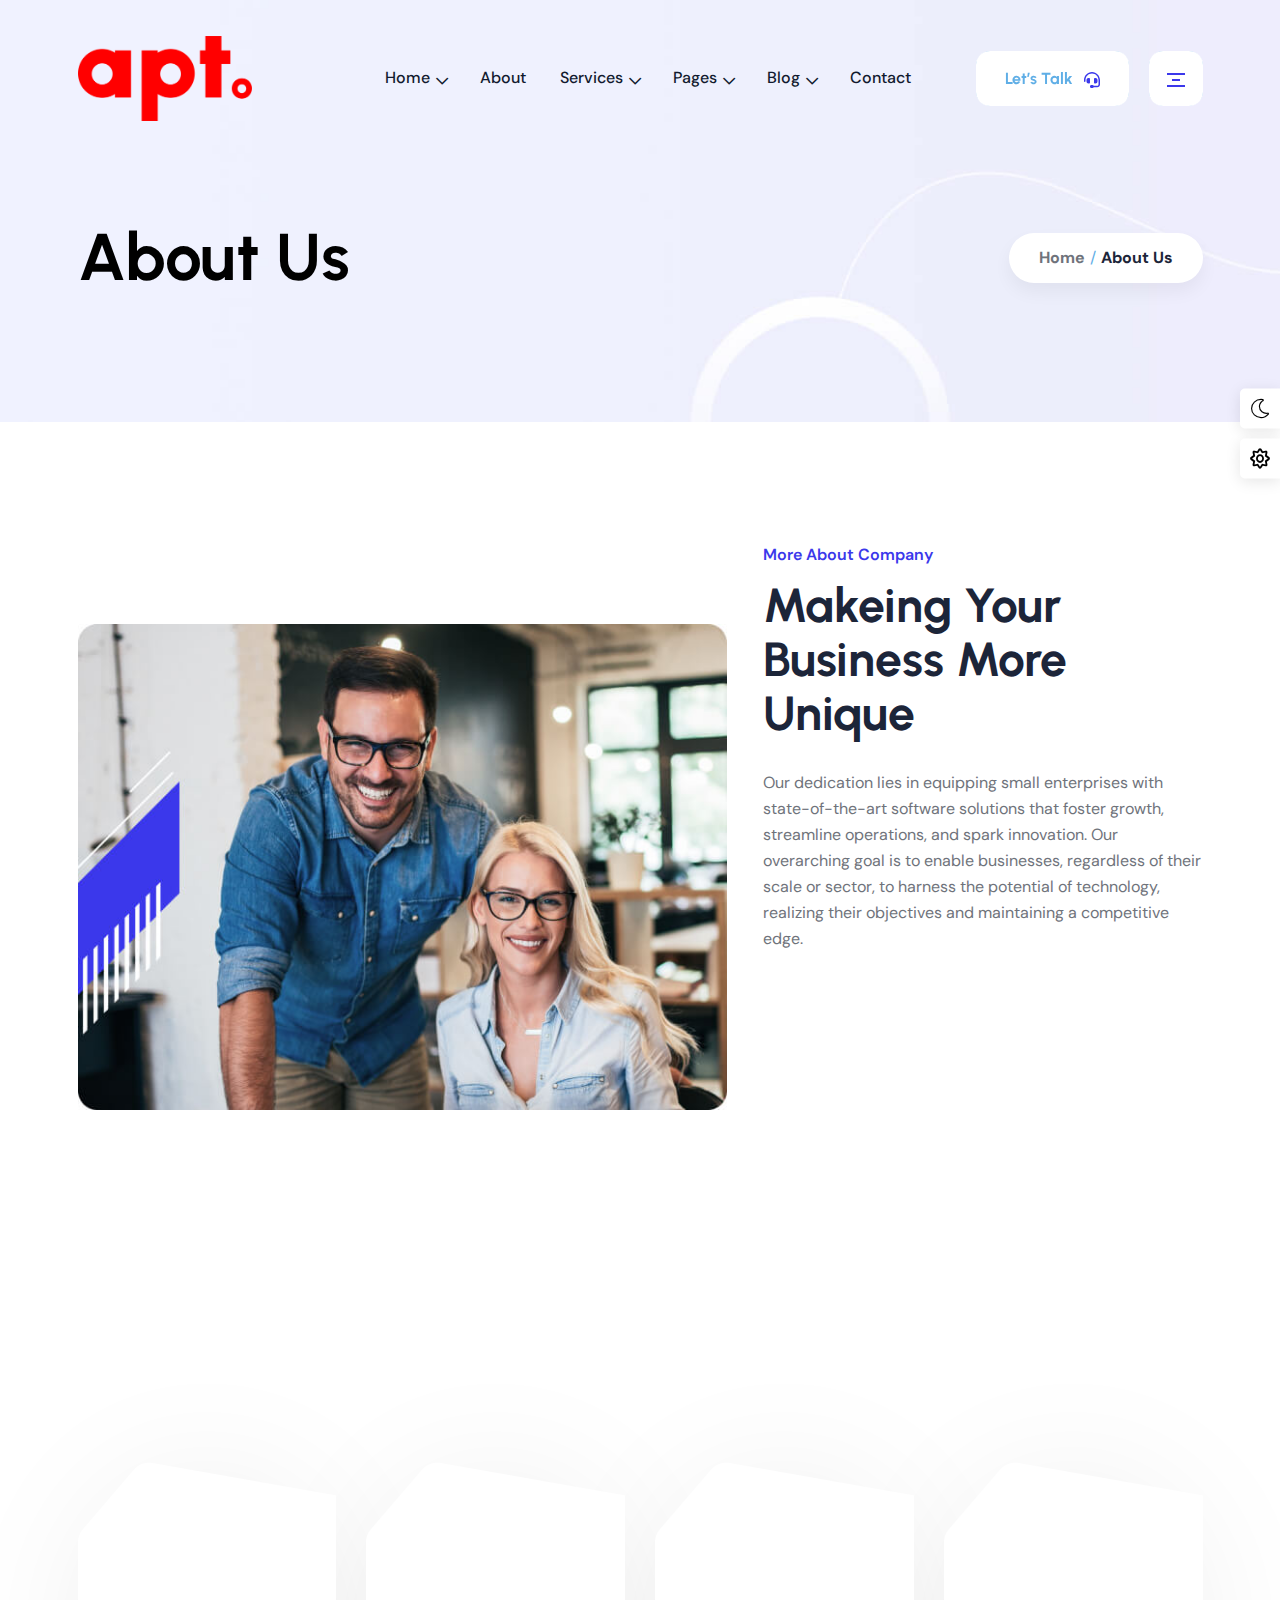
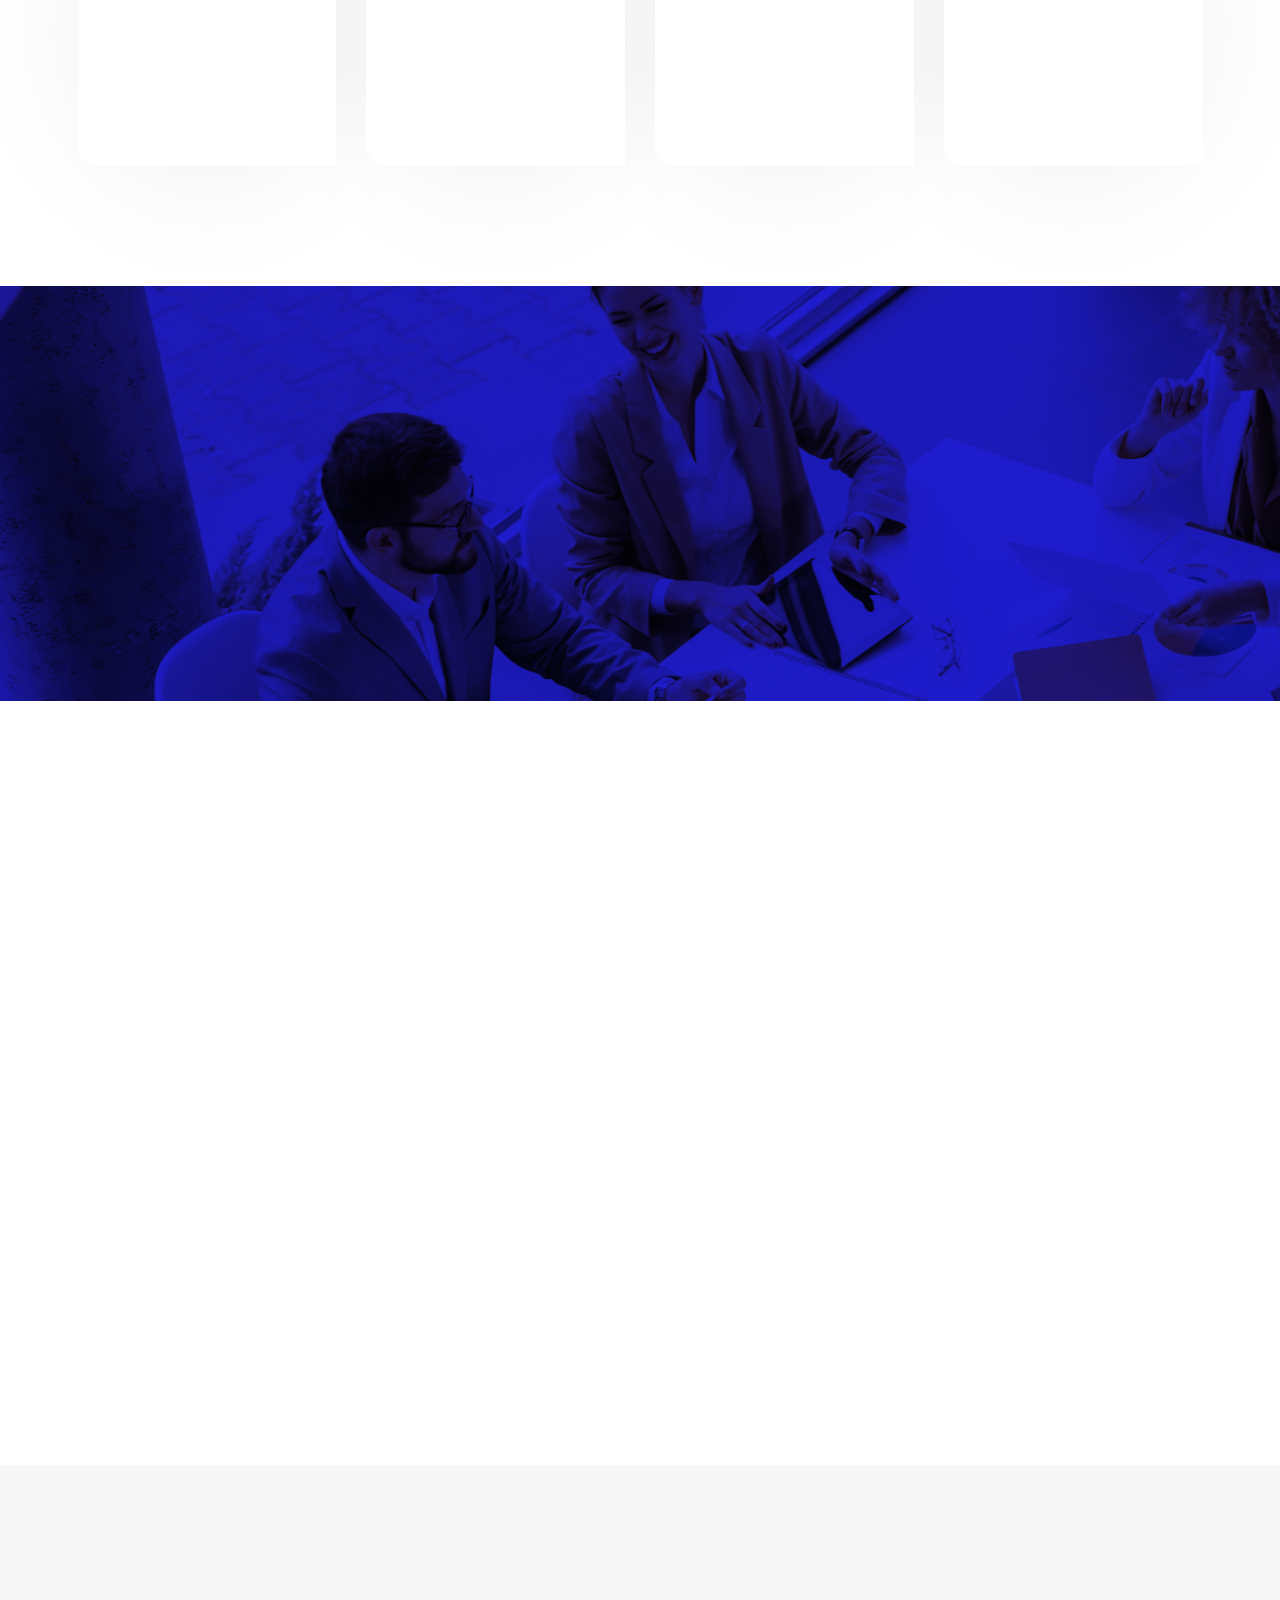
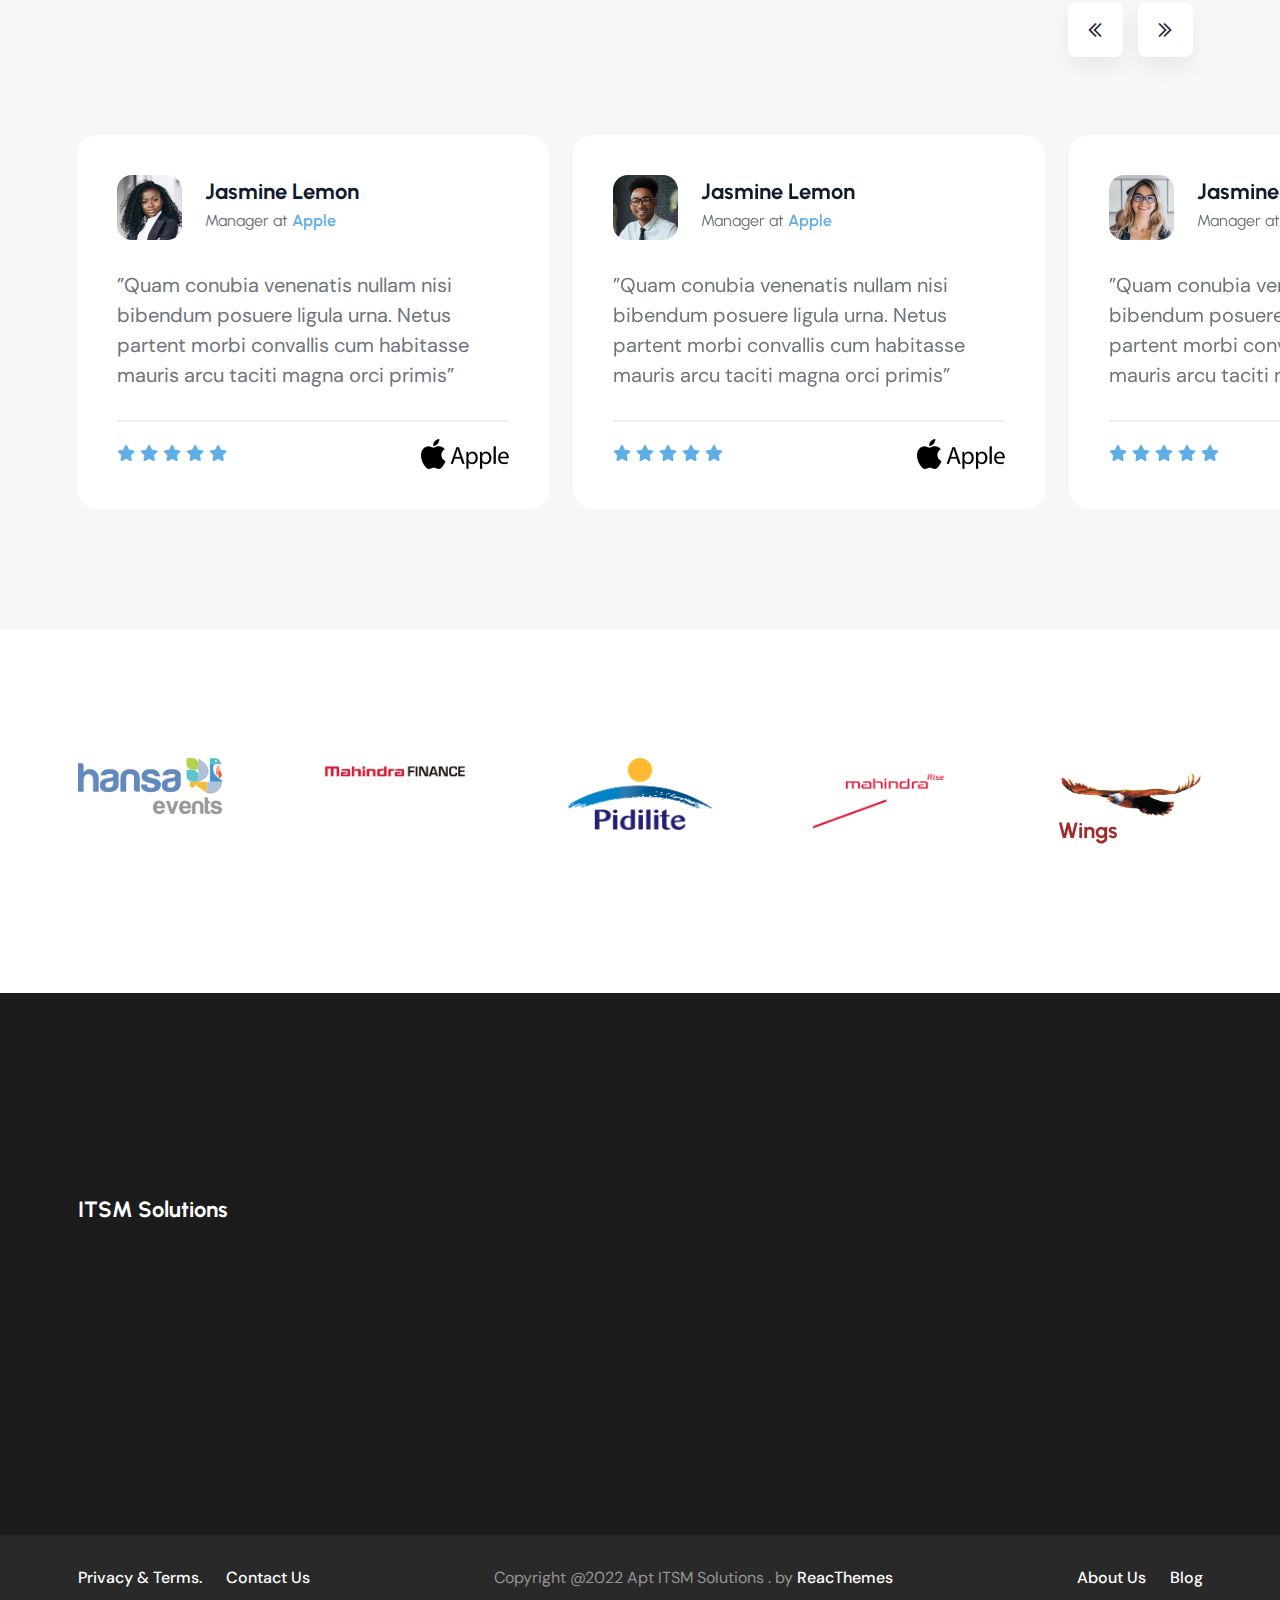
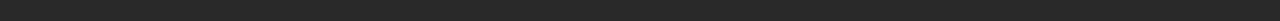
<file: about.html>
<!DOCTYPE html>
<html lang="en">

<head>
    <meta charset="UTF-8">
    <meta http-equiv="X-UA-Compatible" content="IE=edge">
    <meta name="viewport" content="width=device-width, initial-scale=1.0">
    <title>ITSM Solutions</title>
    <link rel="shortcut icon" type="image/x-icon" href="assets/images/Apt.png">
    <link rel="stylesheet" href="assets/css/plugins/swiper.min.css">
    <link rel="stylesheet" href="assets/css/plugins/fontawesome-5.css">
    <link rel="stylesheet" href="assets/css/plugins/unicons.css">
    <link rel="stylesheet" href="assets/css/plugins/fancybox.min.css">
    <link rel="stylesheet" href="assets/css/plugins/metismenu.css">
    <link rel="stylesheet" href="assets/css/vendor/bootstrap.min.css">
    <link rel="stylesheet" href="assets/css/plugins/hover-revel.css">
    <link rel="stylesheet" href="assets/css/plugins/animate.min.css">
    <link rel="stylesheet" href="assets/css/style.css">
</head>

<body>
    <!-- start header area -->
    <!-- header one -->
    <header class="header-one header--sticky">
        <div class="container">
            <div class="row align-items-center">
                <div class="col-lg-2 col-md-3 col-4">
                    <!-- logo area start -->
                    <a href="index.html" class="thumbnail">
                        <img class="active-light" src="assets/images/logo/Apt.png" alt="apt-logo" >
                        <img class="active-dark" src="assets/images/logo/logo-2.svg" alt="apt-logo">
                    </a>
                    <!-- logo area end -->
                </div>
                <div class="col-lg-7 d-none d-xl-block">
                    <div class="main-header">
                        <nav class="main-nav">
                            <ul class="mainmenu">
                                <li class="has-droupdown">
                                    <a href="#">Home</a>
                                    <ul class="submenu home-mega">
                                        <li class="m-1">
                                            <ul class="multiple">
                                                <li><a class="multi" href="index.html">Creative Agency</a></li>
                                                <li><a class="multi" href="index-two.html">Corporate Agency</a></li>
                                                <li><a class="multi" href="index-three.html">StartUp Agency</a></li>
                                                <li><a class="multi" href="index-four.html">Digital Agency</a></li>
                                                <li><a class="multi" href="index-five.html">Portfolio Agency</a></li>
                                                <li><a class="multi" href="index-six.html">Full Screen Slider</a></li>
                                                <li><a class="multi" href="index-seven.html">Portfolio Showcase</a></li>
                                            </ul>
                                        </li>
                                        <li class="m-1">
                                            <ul class="single">
                                                <li><a class="multi" href="one-page-one.html">Creative OnePage</a></li>
                                                <li><a class="multi" href="one-page-two.html">Corporate OnePage</a></li>
                                                <li><a class="multi" href="one-page-three.html">StartUp OnePage</a></li>
                                                <li><a class="multi" href="one-page-four.html">Digital OnePage</a></li>
                                                <li><a class="multi" href="one-page-five.html">Portfolio OnePage</a></li>
                                            </ul>
                                        </li>
                                    </ul>
                                </li>
                                <li>
                                    <a href="about.html">About</a>
                                </li>
                                <li class="has-droupdown">
                                    <a href="#">Services</a>
                                    <ul class="submenu">
                                        <li><a class="single" href="service.html">Our Services</a></li>
                                        <li><a class="single" href="service-details.html">Service Details</a></li>
                                    </ul>
                                </li>
                                <li class="has-droupdown">
                                    <a href="#">Pages</a>
                                    <ul class="submenu home-mega home-mega2">
                                        <li class="m-1">
                                            <ul class="multiple">
                                                <li><a class="multi" href="appoinment.html">Appoinment</a></li>
                                                <li><a class="multi" href="about.html">About Us</a></li>
                                                <li><a class="multi" href="price-plan.html">Price Plans</a></li>
                                                <li><a class="multi" href="faq.html">FAQ Page</a></li>
                                                <li><a class="multi" href="testimonial.html">Testimonial</a></li>
                                                <li><a class="multi" href="404.html">404 Page</a></li>
                                            </ul>
                                        </li>
                                        <li class="m-1">
                                            <ul class="multiple">
                                                <li><a class="multi" href="portfolio.html">Portfolio Style 1</a></li>
                                                <li><a class="multi" href="portfolio-style-2.html">Portfolio Style 2</a></li>
                                                <li><a class="multi" href="portfolio-style-3.html">Portfolio Style 3</a></li>
                                                <li><a class="multi" href="portfolio-style-4.html">Portfolio Style 4</a></li>
                                                <li><a class="multi" href="portfolio-style-5.html">Portfolio Style 5</a></li>
                                                <li><a class="multi" href="project-details.html">Portfolio Details</a></li>
                                            </ul>
                                        </li>
                                        <li class="m-1">
                                            <ul class="multiple last">
                                                <li><a class="multi" href="team.html">Team Style 1</a></li>
                                                <li><a class="multi" href="team-style-2.html">Team Style 2</a></li>
                                                <li><a class="multi" href="team-style-3.html">Team Style 3</a></li>
                                                <li><a class="multi" href="team-style-4.html">Team Style 4</a></li>
                                                <li><a class="multi" href="team-style-5.html">Team Style 5</a></li>
                                                <li><a class="multi" href="team-details.html">Team Details</a></li>
                                            </ul>
                                        </li>
                                    </ul>
                                </li>
                                <li class="has-droupdown">
                                    <a href="#">Blog</a>
                                    <ul class="submenu">
                                        <li><a class="single" href="blog-list.html">Blog List</a></li>
                                        <li><a class="single" href="blog-grid.html">Blog Grid</a></li>
                                        <li><a class="single" href="blog-details.html">Blog Details</a></li>
                                    </ul>
                                </li>
                                <li>
                                    <a href="contactus.html">Contact</a>
                                </li>
                            </ul>
                        </nav>
                    </div>
                </div>
                <div class="col-xl-3 col-lg-10 col-md-9 col-8">
                    <div class="header-right">
                        <a href="#" class="rts-btn btn-secondary call-btn">Let’s Talk
                            <svg xmlns="http://www.w3.org/2000/svg" width="16" height="16" viewBox="0 0 16 16" fill="none">
                                <path d="M5.96875 7C5.96875 6.46875 5.5 6 4.96875 6H4.5C3.375 6 2.5 6.90625 2.5 8.03125V9.5C2.5 10.625 3.375 11.5 4.5 11.5H5C5.53125 11.5 6 11.0625 6 10.5L5.96875 7ZM8 0C3.5 0 0.125 3.75 0 8V9.25C0 9.6875 0.3125 10 0.71875 10C1.09375 10 1.5 9.6875 1.5 9.25V8C1.5 4.4375 4.40625 1.53125 8 1.53125C11.5625 1.53125 14.5 4.4375 14.5 8V12.5C14.5 13.2188 13.9375 13.75 13.25 13.75H9.78125C9.53125 13.3125 9.03125 13 8.5 13H7.53125C6.8125 13 6.15625 13.5 6 14.2188C5.84375 15.1875 6.5625 16 7.46875 16H8.5C9.03125 16 9.53125 15.7188 9.78125 15.25H13.25C14.75 15.25 16 14.0312 16 12.5V8C15.8438 3.75 12.4688 0 8 0ZM11.5 11.5C12.5938 11.5 13.5 10.625 13.5 9.5V8.03125C13.5 6.90625 12.5938 6 11.5 6H11C10.4375 6 10 6.46875 10 7.03125V10.5C10 11.0625 10.4375 11.5 11 11.5H11.5Z" fill="#3B38EB" />
                            </svg>
                        </a>
                        <a id="menu-btn" href="#" class="rts-btn btn-secondary menu-btn" onclick="event.preventDefault();">
                            <svg xmlns="http://www.w3.org/2000/svg" width="18" height="14" viewBox="0 0 18 14" fill="none">
                                <rect y="12" width="18" height="2" fill="#3B38EB" />
                                <rect x="5" y="6" width="8" height="2" fill="#3B38EB" />
                                <rect width="18" height="2" fill="#3B38EB" />
                            </svg>
                        </a>
                    </div>
                </div>
            </div>
        </div>
    </header>
    <!-- header one End -->
    <!-- ENd Header Area -->
    <div id="side-bar" class="side-bar">
        <button class="close-icon-menu"><i class="far fa-times"></i></button>
        <!-- inner menu area desktop start -->
        <div class="rts-sidebar-menu-desktop">
            <a class="logo-1" href="index.html"><img class="logo" src="assets/images/logo/logo-1.png" alt="axela_logo"></a>
            <a class="logo-2" href="index.html"><img class="normal logo" src="assets/images/logo/logo-2.svg" alt="axela-logo"></a>
            <div class="body d-none d-xl-block">

                <p class="disc">
                    We must explain to you how all seds this mistakens idea and pleasures and account.
                </p>
                <div class="social-wrapper-two">
                    <ul class="social-area">
                        <li data-sal-delay="150" data-sal="slide-up" data-sal-duration="800" class="sal-animate"><a href="#"><i class="fab fa-facebook-f"></i></a></li>
                        <li data-sal-delay="250" data-sal="slide-up" data-sal-duration="800" class="sal-animate"><a href="#"><i class="fab fa-twitter"></i></a></li>
                        <li data-sal-delay="350" data-sal="slide-up" data-sal-duration="800" class="sal-animate"><a href="#"><i class="fab fa-linkedin-in"></i></a></li>
                        <li data-sal-delay="450" data-sal="slide-up" data-sal-duration="800" class="sal-animate"><a href="#"><i class="fab fa-skype"></i></a></li>
                    </ul>
                </div>
                <div class="get-in-touch mt--50">
                    <!-- title -->
                    <div class="h6 title">Get In Touch</div>
                    <!-- title End -->
                    <div class="wrapper">
                        <!-- single -->
                        <div class="single">
                            <i class="fas fa-phone-alt"></i>
                            <a href="#">+8801234566789</a>
                        </div>
                        <!-- single ENd -->
                        <!-- single -->
                        <div class="single">
                            <i class="fas fa-envelope"></i>
                            <a href="#">sunjay.khochare@gmail.com</a>
                        </div>
                        <!-- single ENd -->
                        <!-- single -->
                        <div class="single">
                            <i class="fas fa-globe"></i>
                            <a href="#">www.webexample.com</a>
                        </div>
                        <!-- single ENd -->
                        <!-- single -->
                        <div class="single">
                            <i class="fas fa-map-marker-alt"></i>
                            <a href="#">13/A, New Pro State, NYC</a>
                        </div>
                        <!-- single ENd -->
                    </div>
                </div>
            </div>
            <div class="body-mobile d-block d-xl-none">
                <nav class="nav-main mainmenu-nav mt--30">
                    <ul class="mainmenu" id="mobile-menu-active">
                        <li class="has-droupdown">
                            <a href="#">Home</a>
                            <ul class="submenu">
                                <a href="#" class="tag">Multipages</a>
                                <li><a class="mobile-menu-link" href="index.html">Creative Agency</a></li>
                                <li><a class="mobile-menu-link" href="index-two.html">Corporate Agency</a></li>
                                <li><a class="mobile-menu-link" href="index-three.html">StartUp Agency</a></li>
                                <li><a class="mobile-menu-link" href="index-four.html">Digital Agency</a></li>
                                <li><a class="mobile-menu-link" href="index-five.html">Portfolio Agency</a></li>
                                <li><a class="mobile-menu-link" href="index-six.html">Full Screen Slider</a></li>
                                <li><a class="mobile-menu-link" href="index-seven.html">Portfolio Showcase</a></li>
                            </ul>
                            <ul class="submenu">
                                <a href="#" class="tag">Onepages</a>
                                <li><a class="mobile-menu-link" href="one-page-one.html">Creative OnePage</a></li>
                                <li><a class="mobile-menu-link" href="one-page-two.html">Corporate OnePage</a></li>
                                <li><a class="mobile-menu-link" href="one-page-three.html">StartUp OnePage</a></li>
                                <li><a class="mobile-menu-link" href="one-page-four.html">Digital OnePage</a></li>
                                <li><a class="mobile-menu-link" href="one-page-five.html">Portfolio OnePage</a></li>
                            </ul>
                        </li>
                        <li><a href="about.html">About Us</a></li>
                        <li class="has-droupdown">
                            <a href="#">Services</a>
                            <ul class="submenu">
                                <li><a class="mobile-menu-link" href="service.html">Our Services</a></li>
                                <li><a class="mobile-menu-link" href="service-details.html">Service Details</a></li>
                            </ul>
                        </li>
                        <li class="has-droupdown">
                            <a href="#">Pages</a>
                            <ul class="submenu">
                                <li><a class="mobile-menu-link" href="service.html">Services</a></li>
                                <li><a class="mobile-menu-link" href="service-details.html">Service Details</a></li>
                                <li><a class="mobile-menu-link" href="team.html">Team</a></li>
                                <li><a class="mobile-menu-link" href="team-details.html">Team Details</a></li>
                                <li><a class="mobile-menu-link" href="faq.html">FAQ Page</a></li>
                                <li><a class="mobile-menu-link" href="price-plan.html">Price Plan</a></li>
                                <li><a class="mobile-menu-link" href="404.html">404 Page</a></li>
                                <li><a class="mobile-menu-link" href="portfolio.html">Portfolio Style 1</a></li>
                                <li><a class="mobile-menu-link" href="portfolio-style-2.html">Portfolio Style 2</a></li>
                                <li><a class="mobile-menu-link" href="portfolio-style-3.html">Portfolio Style 3</a></li>
                                <li><a class="mobile-menu-link" href="portfolio-style-4.html">Portfolio Style 4</a></li>
                                <li><a class="mobile-menu-link" href="portfolio-style-5.html">Portfolio Style 5</a></li>
                                <li><a class="mobile-menu-link" href="project-details.html">Portfolio Details</a></li>
                                <li><a class="mobile-menu-link" href="team.html">Team Style 1</a></li>
                                <li><a class="mobile-menu-link" href="team-style-2.html">Team Style 2</a></li>
                                <li><a class="mobile-menu-link" href="team-style-3.html">Team Style 3</a></li>
                                <li><a class="mobile-menu-link" href="team-style-4.html">Team Style 4</a></li>
                                <li><a class="mobile-menu-link" href="team-style-5.html">Team Style 5</a></li>
                                <li><a class="mobile-menu-link" href="team-details.html">Team Details</a></li>
                            </ul>
                        </li>
                        <li class="has-droupdown">
                            <a href="#">Blog</a>
                            <ul class="submenu">
                                <li><a class="mobile-menu-link" href="blog-list.html">Blog List</a></li>
                                <li><a class="mobile-menu-link" href="blog-grid.html">Blog Grid</a></li>
                                <li><a class="mobile-menu-link" href="blog-details.html">Blog Details</a></li>
                            </ul>
                        </li>
                        <li>
                            <a href="contactus.html">Contact Us</a>
                        </li>
                    </ul>
                </nav>
                <div class="social-wrapper-two mt--50">
                    <ul class="social-area">
                        <li data-sal-delay="150" data-sal="slide-up" data-sal-duration="800" class="sal-animate"><a href="#"><i class="fab fa-facebook-f"></i></a></li>
                        <li data-sal-delay="250" data-sal="slide-up" data-sal-duration="800" class="sal-animate"><a href="#"><i class="fab fa-twitter"></i></a></li>
                        <li data-sal-delay="350" data-sal="slide-up" data-sal-duration="800" class="sal-animate"><a href="#"><i class="fab fa-linkedin-in"></i></a></li>
                        <li data-sal-delay="450" data-sal="slide-up" data-sal-duration="800" class="sal-animate"><a href="#"><i class="fab fa-skype"></i></a></li>
                    </ul>
                </div>
                <!-- <a href="#" class="rts-btn btn-primary ml--20 ml_sm--5 header-one-btn quote-btnmenu">Get Quote</a> -->
            </div>
        </div>
        <!-- inner menu area desktop End -->
    </div>

    <div id="anywhere-home"></div>

    <!-- start breadcrumb area -->
    <div class="rts-breadcrumb-area breadcrumb-bg bg_image">
        <div class="container">
            <div class="row align-items-center">
                <div class="col-xl-6 col-lg-6 col-md-6 col-sm-12 col-12 breadcrumb-1">
                    <h1 class="title" data-sal-delay="150" data-sal="slide-up" data-sal-duration="800">About Us</h1>
                </div>
                <div class="col-xl-6 col-lg-6 col-md-6 col-sm-12 col-12">
                    <div class="bread-tag">
                        <a href="index.html" data-sal-delay="250" data-sal="slide-up" data-sal-duration="800">Home</a>
                        <span> / </span>
                        <a href="#" class="active" data-sal-delay="450" data-sal="slide-up" data-sal-duration="800">About Us</a>
                    </div>
                </div>
            </div>
        </div>
    </div>
    <!-- end breadcrumb area -->

    <!-- about us area start -->
    <div class="rts-about-us-area rts-section-gap">
        <div class="container">
            <div class="row align-items-center">
                <div class="col-lg-7">
                    <div class="thumbnail" data-sal-delay="150" data-sal="slide-up" data-sal-duration="800">
                        <img src="assets/images/about-us/01.jpg" alt="creative_about">
                    </div>
                </div>
                <div class="col-lg-5">
                    <div class="about-right-one-area">
                        <div class="title-area">
                            <span data-sal-delay="150" data-sal="slide-up" data-sal-duration="800">More About
                                Company</span>
                            <h3 class="title" data-sal-delay="200" data-sal="slide-up" data-sal-duration="800">
                                Makeing Your Business
                                More Unique
                            </h3>
                        </div>
                        <p class="disc" data-sal-delay="250" data-sal="slide-up" data-sal-duration="800">
                            Our dedication lies in equipping small enterprises with state-of-the-art software solutions that foster growth, streamline operations, and spark innovation. Our overarching goal is to enable businesses, regardless of
                            their scale or sector, to harness the potential of technology, realizing their
                            objectives and maintaining a competitive edge.
                        </p>
                        <p class="disc" data-sal-delay="300" data-sal="slide-up" data-sal-duration="800">
                            We empower small and medium-sized enterprises (SMEs) to
                            effectively harness emerging digital technologies, enhancing their
                            capacities and seizing growth prospects within the dynamic
                            landscape of today's ever-evolving digital economy.
                        </p>
                        <div class="button-area" data-sal-delay="300" data-sal="slide-up" data-sal-duration="800">
                            <a href="#" class="rts-btn btn-primary">More About Us</a>
                        </div>
                    </div>
                </div>
            </div>
        </div>
    </div>
    <!-- about us area end -->

    <!-- our working process area start -->
    <div class="rts-working-process-area rts-section-gapBottom">
        <div class="container">
            <div class="row mb--30">
                <div class="col-12">
                    <div class="title-area text-center">
                        <span data-sal-delay="150" data-sal="slide-up" data-sal-duration="800">How We Work</span>
                        <h3 class="title" data-sal-delay="250" data-sal="slide-up" data-sal-duration="800">Our Work Process</h3>
                    </div>
                </div>
            </div>
            <div class="row g-5">
                <div class="col-xl-3 col-lg-4 col-md-6 col-sm-6 col-12">
                    <div class="single-working-process-one">
                        <div class="inner text-center" data-sal-delay="150" data-sal="slide-up" data-sal-duration="800">
                            <img class="logo" src="assets/images/working-process/logo/01.svg" alt="process-logo">
                            <h5 class="title">
                                1. Consultation
                            </h5>
                            <p class="disc">
                                We start by understanding your vision and requirements to ensure we're on the same page.
                            </p>
                        </div>
                    </div>
                </div>
                <div class="col-xl-3 col-lg-4 col-md-6 col-sm-6 col-12">
                    <div class="single-working-process-one">
                        <div class="inner text-center" data-sal-delay="250" data-sal="slide-up" data-sal-duration="800">
                            <img class="logo" src="assets/images/working-process/logo/02.svg" alt="process-logo">
                            <h5 class="title">
                                2. Design & Development
                            </h5>
                            <p class="disc">
                                With a clear requirements, we begin crafting the user experience and building your app or website.
                            </p>
                        </div>
                    </div>
                </div>
                <div class="col-xl-3 col-lg-4 col-md-6 col-sm-6 col-12">
                    <div class="single-working-process-one">
                        <div class="inner text-center" data-sal-delay="350" data-sal="slide-up" data-sal-duration="800">
                            <img class="logo" src="assets/images/working-process/logo/03.svg" alt="process-logo">
                            <h5 class="title">
                                3. Final Polishing
                            </h5>
                            <p class="disc">
                                Before launch, we give your project a final polish, ensuring everything is perfect.
                            </p>
                        </div>
                    </div>
                </div>
                <div class="col-xl-3 col-lg-4 col-md-6 col-sm-6 col-12">
                    <div class="single-working-process-one">
                        <div class="inner text-center" data-sal-delay="450" data-sal="slide-up" data-sal-duration="800">
                            <img class="logo" src="assets/images/working-process/logo/04.svg" alt="process-logo">
                            <h5 class="title">
                                4. Launch & Support
                            </h5>
                            <p class="disc">
                                We assist with the successful launch and offer ongoing support to address any post-launch needs.
                            </p>
                        </div>
                    </div>
                </div>
            </div>
        </div>
    </div>
    <!-- our working process area end -->

    <!-- cta section start -->
    <div class="rts-cta-section-start rts-section-gap cta-bg-h4">
        <div class="container">
            <div class="row">
                <div class="title-area text-center">
                    <span data-sal-delay="150" data-sal="slide-up" data-sal-duration="800">Let’s work together</span>
                    <h3 class="title" data-sal-delay="250" data-sal="slide-up" data-sal-duration="800">Need a successful projects?</h3>
                    <div class="button-area" data-sal-delay="300" data-sal="slide-up" data-sal-duration="800">
                        <a href="#" class="rts-btn btn-primary">Estimate Projects <i class="far fa-chevron-double-right"></i></a>
                    </div>
                </div>
            </div>
        </div>
    </div>
    <!-- cta section end -->

    <!-- team area start-->
    <div class="rts-team-area-one rts-section-gap bg-team-color">
        <div class="container">
            <div class="row mb--30">
                <div class="col-12">
                    <div class="title-area text-center">
                        <span data-sal-delay="150" data-sal="slide-up" data-sal-duration="800">Team Members</span>
                        <h3 class="title" data-sal-delay="250" data-sal="slide-up" data-sal-duration="800">Meet Our Team</h3>
                    </div>
                </div>
            </div>
            <div class="row g-5">
                <!-- team single start -->
                <div class="col-xl-3 col-lg-4 col-md-6 col-sm-6 col-12" data-sal-delay="150" data-sal="slide-up" data-sal-duration="800">
                    <div class="team-single-one-start">
                        <div class="team-image-area">
                            <a href="team-details.html">
                                <img src="assets/images/team/tm/06.jpg" alt="Business_Team_single">
                                <div class="team-social">
                                    <div class="main">
                                        <i class="fal fa-plus"></i>
                                    </div>
                                    <div class="team-social-one">
                                        <i class="fab fa-youtube"></i>
                                        <i class="fab fa-twitter"></i>
                                        <i class="fab fa-instagram"></i>
                                    </div>
                                </div>
                            </a>
                        </div>
                        <div class="single-details">
                            <a href="team-details.html">
                                <h5 class="title">Archer Graham</h5>
                            </a>
                            <p>Finance Manager</p>
                        </div>
                    </div>
                </div>
                <!-- team single end -->
                <!-- team single start -->
                <div class="col-xl-3 col-lg-4 col-md-6 col-sm-6 col-12" data-sal-delay="250" data-sal="slide-up" data-sal-duration="800">
                    <div class="team-single-one-start">
                        <div class="team-image-area">
                            <a href="team-details.html">
                                <img src="assets/images/team/tm/07.jpg" alt="Business_Team_single">
                                <div class="team-social">
                                    <div class="main">
                                        <i class="fal fa-plus"></i>
                                    </div>
                                    <div class="team-social-one">
                                        <i class="fab fa-youtube"></i>
                                        <i class="fab fa-twitter"></i>
                                        <i class="fab fa-instagram"></i>
                                    </div>
                                </div>
                            </a>
                        </div>
                        <div class="single-details">
                            <a href="team-details.html">
                                <h5 class="title">Amelia Clover</h5>
                            </a>
                            <p>Finance Manager</p>
                        </div>
                    </div>
                </div>
                <!-- team single end -->
                <!-- team single start -->
                <div class="col-xl-3 col-lg-4 col-md-6 col-sm-6 col-12" data-sal-delay="350" data-sal="slide-up" data-sal-duration="800">
                    <div class="team-single-one-start">
                        <div class="team-image-area">
                            <a href="team-details.html">
                                <img src="assets/images/team/tm/08.jpg" alt="Business_Team_single">
                                <div class="team-social">
                                    <div class="main">
                                        <i class="fal fa-plus"></i>
                                    </div>
                                    <div class="team-social-one">
                                        <i class="fab fa-youtube"></i>
                                        <i class="fab fa-twitter"></i>
                                        <i class="fab fa-instagram"></i>
                                    </div>
                                </div>
                            </a>
                        </div>
                        <div class="single-details">
                            <a href="team-details.html">
                                <h5 class="title">Beckett Hayden</h5>
                            </a>
                            <p>Finance Manager</p>
                        </div>
                    </div>
                </div>
                <!-- team single end -->
                <!-- team single start -->
                <div class="col-xl-3 col-lg-4 col-md-6 col-sm-6 col-12" data-sal-delay="450" data-sal="slide-up" data-sal-duration="800">
                    <div class="team-single-one-start">
                        <div class="team-image-area">
                            <a href="team-details.html">
                                <img src="assets/images/team/tm/09.jpg" alt="Business_Team_single">
                                <div class="team-social">
                                    <div class="main">
                                        <i class="fal fa-plus"></i>
                                    </div>
                                    <div class="team-social-one">
                                        <i class="fab fa-youtube"></i>
                                        <i class="fab fa-twitter"></i>
                                        <i class="fab fa-instagram"></i>
                                    </div>
                                </div>
                            </a>
                        </div>
                        <div class="single-details">
                            <a href="team-details.html">
                                <h5 class="title">Julian Wyat</h5>
                            </a>
                            <p>Finance Manager</p>
                        </div>
                    </div>
                </div>
                <!-- team single end -->
            </div>
        </div>
    </div>
    <!-- team area End -->

    <!-- tart Customer feedback area -->
    <div class="rts-testimonial-area-one pb--120">
        <div class="bg-light-testimonial">
            <div class="container">
                <div class="row mb--30">
                    <div class="col-12">
                        <div class="title-area-testi">
                            <div class="title-area text-start">
                                <span data-sal-delay="150" data-sal="slide-up" data-sal-duration="800">Our Customer
                                    Testimonial</span>
                                <h3 class="title" data-sal-delay="250" data-sal="slide-up" data-sal-duration="800">
                                    Customer’s Feedbacks</h3>
                            </div>
                            <div class="swiper-button-wrapper">
                                <div class="swiper-button-next" tabindex="0" role="button" aria-label="Next slide"></div>
                                <div class="swiper-button-prev" tabindex="0" role="button" aria-label="Previous slide"></div>
                            </div>
                        </div>
                    </div>
                </div>
                <div class="row">
                    <div class="col-12">
                        <div class="slide-div">
                            <!-- Swiper -->
                            <div class="swiper testimonial-1">
                                <div class="swiper-wrapper">
                                    <div class="swiper-slide">
                                        <div class="single-testimonial-one">
                                            <div class="header-area">
                                                <img src="assets/images/testimonials/01.png" alt="testimonials">
                                                <div class="name-desig">
                                                    <a href="#">
                                                        <h6>Jasmine Lemon</h6>
                                                    </a>
                                                    <p>Manager at <span>Apple</span></p>
                                                </div>
                                            </div>
                                            <div class="body">
                                                <p class="disc">
                                                    ”Quam conubia venenatis nullam nisi bibendum posuere ligula urna. Netus partent
                                                    morbi convallis cum habitasse mauris arcu taciti magna orci primis”
                                                </p>
                                            </div>
                                            <div class="footer">
                                                <div class="stars-area">
                                                    <ul>
                                                        <li><a href="#"><i class="fas fa-star"></i></a></li>
                                                        <li><a href="#"><i class="fas fa-star"></i></a></li>
                                                        <li><a href="#"><i class="fas fa-star"></i></a></li>
                                                        <li><a href="#"><i class="fas fa-star"></i></a></li>
                                                        <li><a href="#"><i class="fas fa-star"></i></a></li>
                                                    </ul>
                                                </div>
                                                <div class="logo">
                                                    <img src="assets/images/testimonials/logo/01.png" alt="Testimonial-Logo">
                                                </div>
                                            </div>
                                        </div>
                                    </div>
                                    <div class="swiper-slide">
                                        <div class="single-testimonial-one">
                                            <div class="header-area">
                                                <img src="assets/images/testimonials/02.png" alt="testimonials">
                                                <div class="name-desig">
                                                    <a href="#">
                                                        <h6>Jasmine Lemon</h6>
                                                    </a>
                                                    <p>Manager at <span>Apple</span></p>
                                                </div>
                                            </div>
                                            <div class="body">
                                                <p class="disc">
                                                    ”Quam conubia venenatis nullam nisi bibendum posuere ligula urna. Netus partent
                                                    morbi convallis cum habitasse mauris arcu taciti magna orci primis”
                                                </p>
                                            </div>
                                            <div class="footer">
                                                <div class="stars-area">
                                                    <ul>
                                                        <li><a href="#"><i class="fas fa-star"></i></a></li>
                                                        <li><a href="#"><i class="fas fa-star"></i></a></li>
                                                        <li><a href="#"><i class="fas fa-star"></i></a></li>
                                                        <li><a href="#"><i class="fas fa-star"></i></a></li>
                                                        <li><a href="#"><i class="fas fa-star"></i></a></li>
                                                    </ul>
                                                </div>
                                                <div class="logo">
                                                    <img src="assets/images/testimonials/logo/01.png" alt="Testimonial-Logo">
                                                </div>
                                            </div>
                                        </div>
                                    </div>
                                    <div class="swiper-slide">
                                        <div class="single-testimonial-one">
                                            <div class="header-area">
                                                <img src="assets/images/testimonials/03.png" alt="testimonials">
                                                <div class="name-desig">
                                                    <a href="#">
                                                        <h6>Jasmine Lemon</h6>
                                                    </a>
                                                    <p>Manager at <span>Apple</span></p>
                                                </div>
                                            </div>
                                            <div class="body">
                                                <p class="disc">
                                                    ”Quam conubia venenatis nullam nisi bibendum posuere ligula urna. Netus partent
                                                    morbi convallis cum habitasse mauris arcu taciti magna orci primis”
                                                </p>
                                            </div>
                                            <div class="footer">
                                                <div class="stars-area">
                                                    <ul>
                                                        <li><a href="#"><i class="fas fa-star"></i></a></li>
                                                        <li><a href="#"><i class="fas fa-star"></i></a></li>
                                                        <li><a href="#"><i class="fas fa-star"></i></a></li>
                                                        <li><a href="#"><i class="fas fa-star"></i></a></li>
                                                        <li><a href="#"><i class="fas fa-star"></i></a></li>
                                                    </ul>
                                                </div>
                                                <div class="logo">
                                                    <img src="assets/images/testimonials/logo/01.png" alt="Testimonial-Logo">
                                                </div>
                                            </div>
                                        </div>
                                    </div>
                                    <div class="swiper-slide">
                                        <div class="single-testimonial-one">
                                            <div class="header-area">
                                                <img src="assets/images/testimonials/01.png" alt="testimonials">
                                                <div class="name-desig">
                                                    <a href="#">
                                                        <h6>Jasmine Lemon</h6>
                                                    </a>
                                                    <p>Manager at <span>Apple</span></p>
                                                </div>
                                            </div>
                                            <div class="body">
                                                <p class="disc">
                                                    ”Quam conubia venenatis nullam nisi bibendum posuere ligula urna. Netus partent
                                                    morbi convallis cum habitasse mauris arcu taciti magna orci primis”
                                                </p>
                                            </div>
                                            <div class="footer">
                                                <div class="stars-area">
                                                    <ul>
                                                        <li><a href="#"><i class="fas fa-star"></i></a></li>
                                                        <li><a href="#"><i class="fas fa-star"></i></a></li>
                                                        <li><a href="#"><i class="fas fa-star"></i></a></li>
                                                        <li><a href="#"><i class="fas fa-star"></i></a></li>
                                                        <li><a href="#"><i class="fas fa-star"></i></a></li>
                                                    </ul>
                                                </div>
                                                <div class="logo">
                                                    <img src="assets/images/testimonials/logo/01.png" alt="Testimonial-Logo">
                                                </div>
                                            </div>
                                        </div>
                                    </div>
                                    <div class="swiper-slide">
                                        <div class="single-testimonial-one">
                                            <div class="header-area">
                                                <img src="assets/images/testimonials/01.png" alt="testimonials">
                                                <div class="name-desig">
                                                    <a href="#">
                                                        <h6>Jasmine Lemon</h6>
                                                    </a>
                                                    <p>Manager at <span>Apple</span></p>
                                                </div>
                                            </div>
                                            <div class="body">
                                                <p class="disc">
                                                    ”Quam conubia venenatis nullam nisi bibendum posuere ligula urna. Netus partent
                                                    morbi convallis cum habitasse mauris arcu taciti magna orci primis”
                                                </p>
                                            </div>
                                            <div class="footer">
                                                <div class="stars-area">
                                                    <ul>
                                                        <li><a href="#"><i class="fas fa-star"></i></a></li>
                                                        <li><a href="#"><i class="fas fa-star"></i></a></li>
                                                        <li><a href="#"><i class="fas fa-star"></i></a></li>
                                                        <li><a href="#"><i class="fas fa-star"></i></a></li>
                                                        <li><a href="#"><i class="fas fa-star"></i></a></li>
                                                    </ul>
                                                </div>
                                                <div class="logo">
                                                    <img src="assets/images/testimonials/logo/01.png" alt="Testimonial-Logo">
                                                </div>
                                            </div>
                                        </div>
                                    </div>
                                    <div class="swiper-slide">
                                        <div class="single-testimonial-one">
                                            <div class="header-area">
                                                <img src="assets/images/testimonials/01.png" alt="testimonials">
                                                <div class="name-desig">
                                                    <a href="#">
                                                        <h6>Jasmine Lemon</h6>
                                                    </a>
                                                    <p>Manager at <span>Apple</span></p>
                                                </div>
                                            </div>
                                            <div class="body">
                                                <p class="disc">
                                                    ”Quam conubia venenatis nullam nisi bibendum posuere ligula urna. Netus partent
                                                    morbi convallis cum habitasse mauris arcu taciti magna orci primis”
                                                </p>
                                            </div>
                                            <div class="footer">
                                                <div class="stars-area">
                                                    <ul>
                                                        <li><a href="#"><i class="fas fa-star"></i></a></li>
                                                        <li><a href="#"><i class="fas fa-star"></i></a></li>
                                                        <li><a href="#"><i class="fas fa-star"></i></a></li>
                                                        <li><a href="#"><i class="fas fa-star"></i></a></li>
                                                        <li><a href="#"><i class="fas fa-star"></i></a></li>
                                                    </ul>
                                                </div>
                                                <div class="logo">
                                                    <img src="assets/images/testimonials/logo/01.png" alt="Testimonial-Logo">
                                                </div>
                                            </div>
                                        </div>
                                    </div>
                                </div>
                            </div>
                            <!-- swiper end -->
                        </div>
                    </div>
                </div>
            </div>
        </div>
    </div>
    <!-- tart Customer feedback area End -->

    <!-- start Footer area -->
    <!-- our brand area start -->
    <div class="rts-brand-area rts-section-gapBottom">
        <div class="container">
            <div class="row">
                <div class="col-12">
                    <div class="brand-one-wrapper">
                        <!-- Swiper -->
                        <div class="swiper brand-1">
                            <div class="swiper-wrapper">
                                <div class="swiper-slide">
                                    <a href="#"><img src="assets/images/brand/hansa-full-logo.png" alt="Hansa_Events"></a>
                                </div>
                                <div class="swiper-slide">
                                    <a href="#"><img src="assets/images/brand/Mahindra Finance Logo.png" alt="Mahindra"></a>
                                </div>
                                <div class="swiper-slide">
                                    <a href="#"><img src="assets/images/brand/Pidilite Logo.png" alt="Pidilite"></a>
                                </div>
                                <div class="swiper-slide">
                                    <a href="#"><img src="assets/images/brand/Mahindra Logo.png" alt="Mahindra"></a>
                                </div>
                                <div class="swiper-slide">
                                    <a href="#"><img class="mt-dec-brand" src="assets/images/brand/Wings Logo.png" alt="Wings"><h6 style="color: brown;">Wings</h6></a>
                                </div>
                                <div class="swiper-slide">
                                    <a href="#"><img src="assets/images/brand/ZtoA Logo.png" alt="ZtoA"></a>
                                </div>
                                <div class="swiper-slide">
                                    <a href="#"><img src="assets/images/brand/hansa-full-logo.png" alt="hansa_Events"></a>
                                </div>
                                <div class="swiper-slide">
                                    <a href="#"><img src="assets/images/brand/Mahindra Finance Logo.png" alt="Mahindra"></a>
                                </div>
                                <div class="swiper-slide">
                                    <a href="#"><img src="assets/images/brand/Pidilite Logo.png" alt="Pidilite"></a>
                                </div>
                                <div class="swiper-slide">
                                    <a href="#"><img src="assets/images/brand/Mahindra Logo.png" alt="Mahindra"></a>
                                </div>
                                <div class="swiper-slide">
                                    <a href="#"><img class="mt-dec-brand" src="assets/images/brand/Wings Logo.png" alt="Wings"><h6 style="color: brown;">Wings</h6></a>
                                </div>
                            </div>
                        </div>
                        <!-- swiper end -->
                    </div>
                </div>
            </div>
        </div>
    </div>
    <!-- our brand area End -->
    <!-- ENd Footer Area -->


    <!-- start header area -->
    <!-- footer area start -->
    <div class="rts-footer-area-one rts-section-gap footer-one-bg">
        <div class="container">
            <div class="row">
                <div class="bg-footer-one-shape">
                    <div class="wrapper">
                        <img class="footer_shape small" src="assets/images/footer/01.png" alt="Footer_bg" data-sal-delay="150" data-sal="zoom-in" data-sal-duration="800">
                        <img class="footer_shape large" src="assets/images/footer/02.png" alt="Footer_bg" data-sal-delay="150" data-sal="zoom-in" data-sal-duration="800">
                    </div>
                </div>
                <div class="col-lg-4">
                    <div class="footer-one-left">
                        <a class="logo" href="#">
                            <img src="assets/images/logo/Apt.png" width="30%" height="50%" alt="Logo_image" data-sal-delay="150" data-sal="slide-up" data-sal-duration="800">
                            <h6 style="color: white;">ITSM Solutions</h6>
                            
                        </a>
                        <p class="disc" data-sal-delay="250" data-sal="slide-up" data-sal-duration="800">
                            Turning Ideas into Seamless Digital Experiences. Your Imagination, Our Code – Perfectly Executed.
                        </p>
                        <ul class="social-area">
                            <li data-sal-delay="150" data-sal="slide-up" data-sal-duration="800"><a href="#"><i class="fab fa-facebook-f"></i></a></li>
                            <li data-sal-delay="250" data-sal="slide-up" data-sal-duration="800"><a href="#"><i class="fab fa-twitter"></i></a></li>
                            <li data-sal-delay="350" data-sal="slide-up" data-sal-duration="800"><a href="#"><i class="fab fa-linkedin-in"></i></a></li>
                            <li data-sal-delay="450" data-sal="slide-up" data-sal-duration="800"><a href="#"><i class="fab fa-skype"></i></a></li>
                        </ul>
                    </div>
                </div>
                <div class="col-lg-8">
                    <div class="footer-right-one">
                        <div class="single-wized-footer">
                            <h5 class="title-heading" data-sal-delay="150" data-sal="slide-up" data-sal-duration="800">
                                Services
                            </h5>
                            <ul class="list">
                                <li data-sal-delay="150" data-sal="slide-up" data-sal-duration="800"><a href="service-details.html">Branding Design</a></li>
                                <li data-sal-delay="250" data-sal="slide-up" data-sal-duration="800"><a href="service-details.html">Website Development</a></li>
                                <li data-sal-delay="350" data-sal="slide-up" data-sal-duration="800"><a href="service-details.html">App Design</a></li>
                                <li data-sal-delay="450" data-sal="slide-up" data-sal-duration="800"><a href="service-details.html">Digital Marketing</a></li>
                                <li data-sal-delay="550" data-sal="slide-up" data-sal-duration="800"><a href="service-details.html">Product Development</a></li>
                            </ul>
                        </div>
                        <div class="single-wized-footer">
                            <h5 class="title-heading" data-sal-delay="150" data-sal="slide-up" data-sal-duration="800">
                                Resourses
                            </h5>
                            <ul class="list">
                                <li data-sal-delay="150" data-sal="slide-up" data-sal-duration="800"><a href="blog-list.html">Blog</a></li>
                                <li data-sal-delay="250" data-sal="slide-up" data-sal-duration="800"><a href="portfolio.html">Case Study</a></li>
                                <li data-sal-delay="350" data-sal="slide-up" data-sal-duration="800"><a href="portfolio.html">Portfolio</a></li>
                                <li data-sal-delay="450" data-sal="slide-up" data-sal-duration="800"><a href="team.html">Team pages</a></li>
                            </ul>
                        </div>
                        <div class="single-wized-footer">
                            <h5 class="title-heading" data-sal-delay="150" data-sal="slide-up" data-sal-duration="800">
                                Support
                            </h5>
                            <ul class="list">
                                <li data-sal-delay="150" data-sal="slide-up" data-sal-duration="800"><a href="contactus.html">Contact</a></li>
                                <li data-sal-delay="250" data-sal="slide-up" data-sal-duration="800"><a href="#">Privacy Policy</a></li>
                                <li data-sal-delay="350" data-sal="slide-up" data-sal-duration="800"><a href="#">Terms of Use</a></li>
                            </ul>
                        </div>
                    </div>
                </div>
            </div>
        </div>
    </div>
    <!-- footer area end -->

    <!-- rts-copyright-area -->
    <div class="rts-copyright-area ptb--30 ptb_sm--15">
        <div class="container">
            <div class="row">
                <div class="col-12">
                    <div class="copyu-right-wrapper">
                        <div class="left single">
                            <a href="#">Privacy & Terms.</a>
                            <a href="contactus.html" class="ml--20">Contact Us</a>
                        </div>
                        <div class="left single">
                            <p>Copyright @2022 Apt ITSM Solutions . by <a href="https://themeforest.net/user/reacthemes/portfolio">ReacThemes</a></p>
                        </div>
                        <div class="left single">
                            <a href="about.html">About Us</a>
                            <a href="blog-list.html" class="ml--20">Blog</a>
                        </div>
                    </div>
                </div>
            </div>
        </div>
    </div>
    <!-- rts-copyright-area ENd -->
    <!-- ENd Header Area -->

    <div class="modal-sidebar-scroll rts-dark-light">
        <ul>
            <li><span>Dark</span><i class="rts-go-dark fal fa-moon"></i></li>
            <li><span>Light</span><i class="rts-go-light far fa-sun"></i></li>
        </ul>
    </div>


    <div class="loader-wrapper">
        <div class="loader">
        </div>
        <div class="loader-section section-left"></div>
        <div class="loader-section section-right"></div>
    </div>


    <div class="progress-wrap">
        <svg class="progress-circle svg-content" width="100%" height="100%" viewBox="-1 -1 102 102">
            <path d="M50,1 a49,49 0 0,1 0,98 a49,49 0 0,1 0,-98" style="transition: stroke-dashoffset 10ms linear 0s; stroke-dasharray: 307.919, 307.919; stroke-dashoffset: 307.919;"></path>
        </svg>
    </div>


    <!-- scripts start form hear -->
    <script src="assets/js/vendor/jquery.min.js"></script>
    <script src="assets/js/vendor/jqueryui.js"></script>
    <script src="assets/js/vendor/waypoint.js"></script>
    <script src="assets/js/plugins/swiper.js"></script>
    <script src="assets/js/plugins/counterup.js"></script>
    <script src="assets/js/plugins/sal.min.js"></script>
    <script src="assets/js/plugins/fancybox.js"></script>
    <script src="assets/js/plugins/metismenu.js"></script>
    <script src="assets/js/plugins/marquery.js"></script>
    <script src="assets/js/vendor/bootstrap.min.js"></script>
    <script src="assets/js/vendor/waw.js"></script>


    <script src="assets/js/plugins/hover-revel.js"></script>
    <script src="assets/js/plugins/twinmax.js"></script>


    <script src="assets/js/plugins/contact.form.js"></script>


    <!-- main Js -->
    <script src="assets/js/main.js"></script>
    <!-- scripts end form hear -->
</body>

</html>
</file>
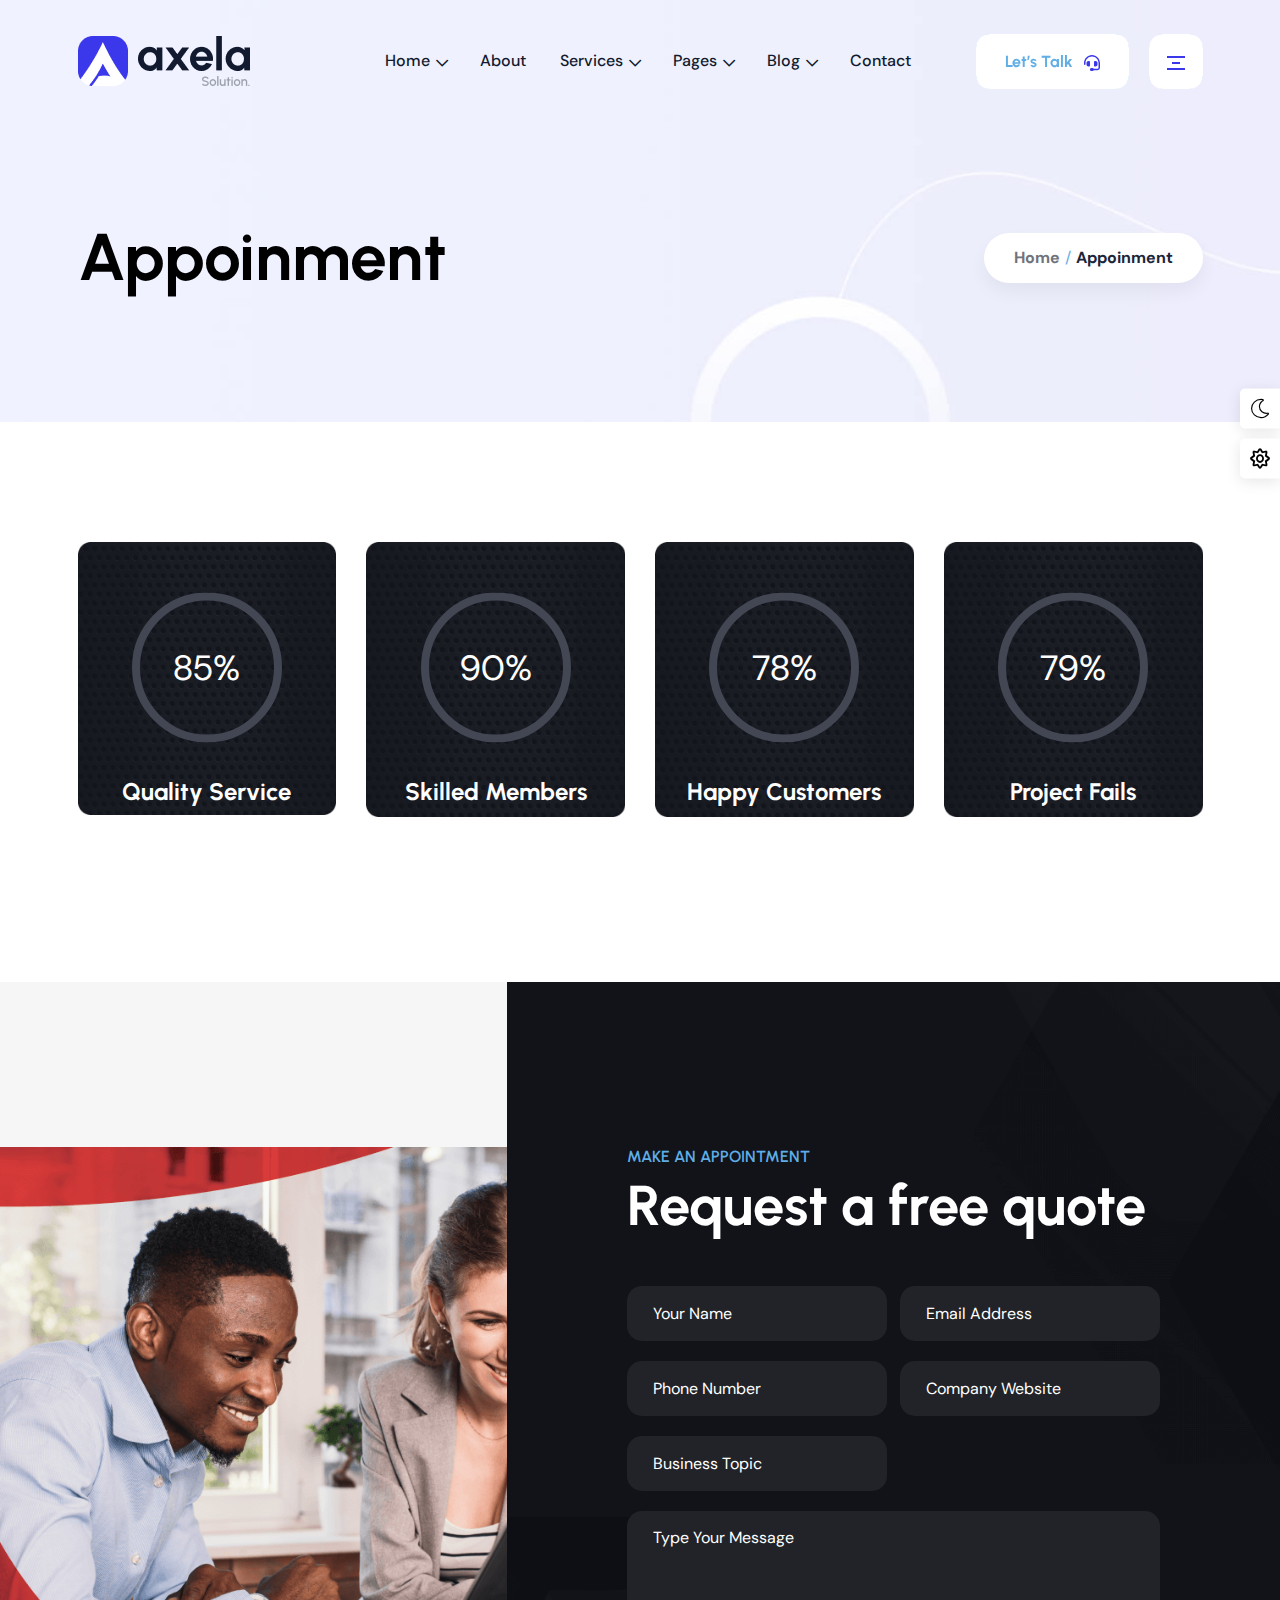
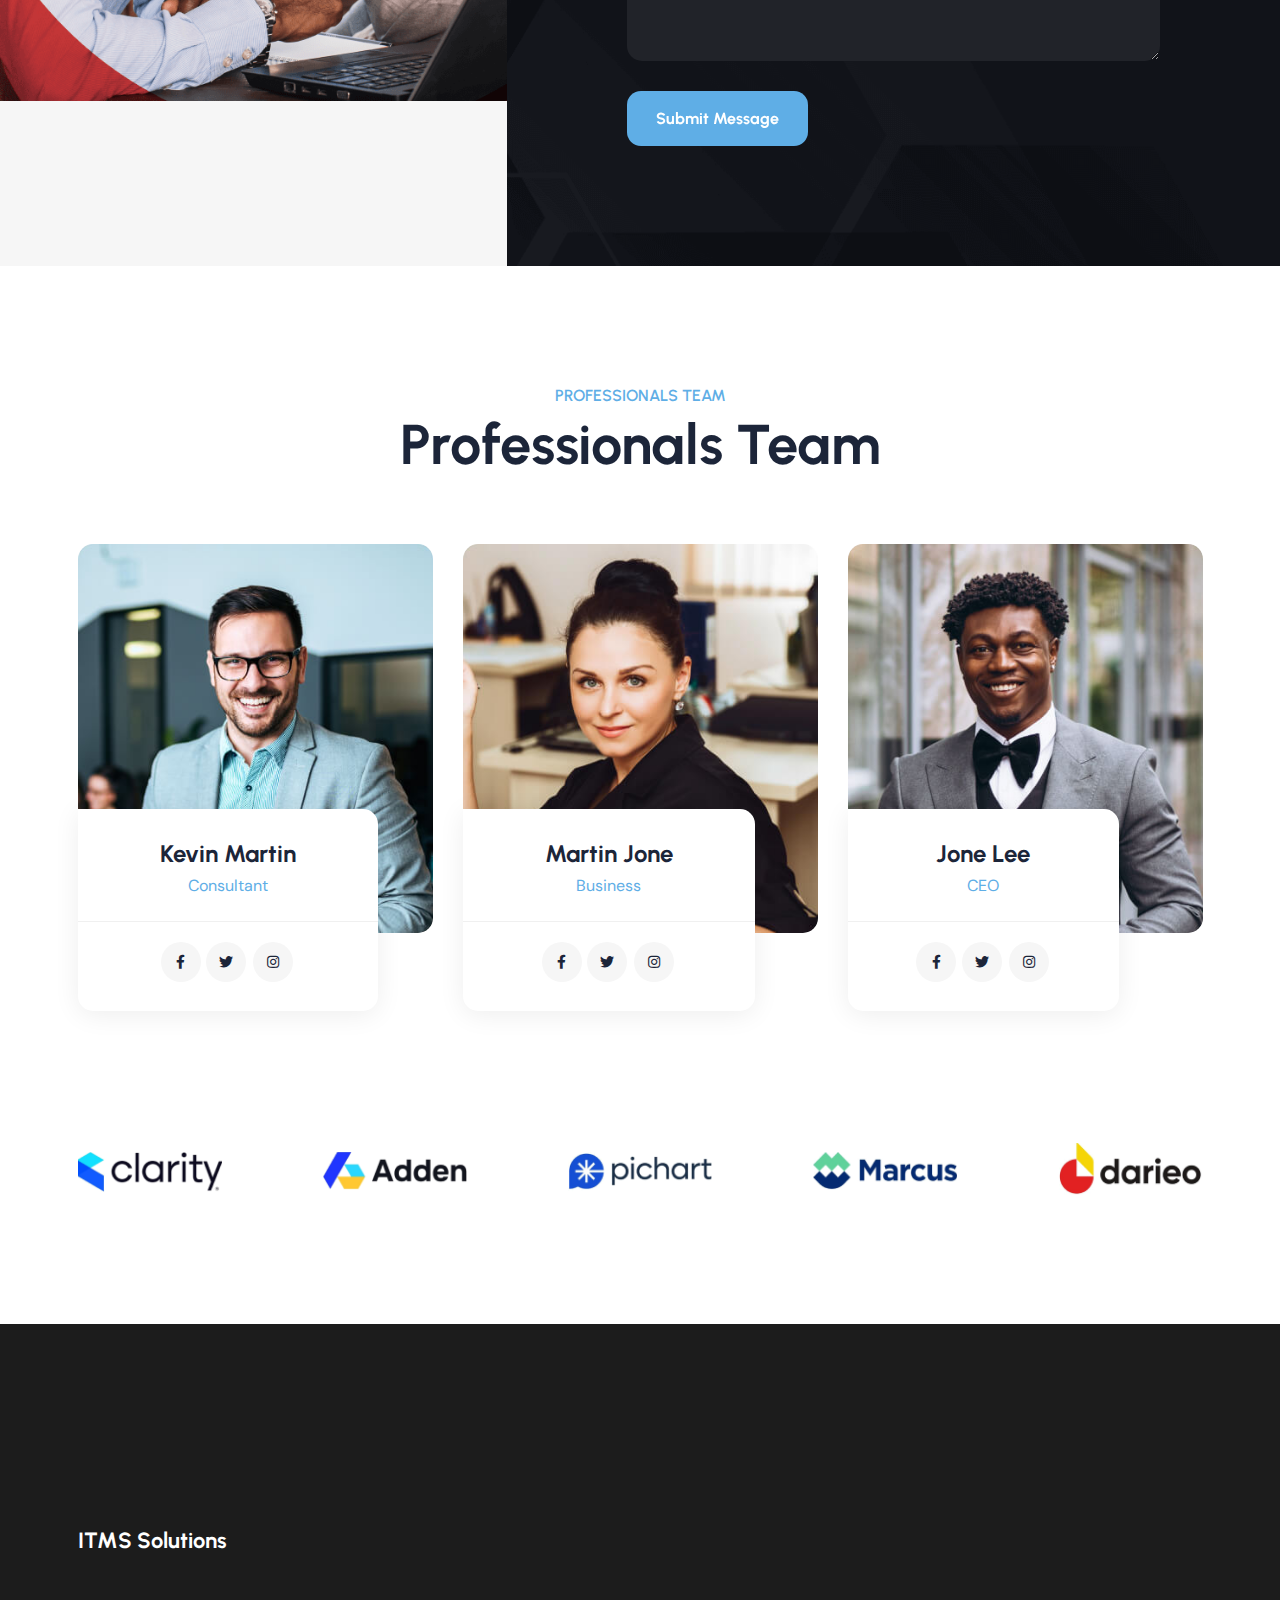
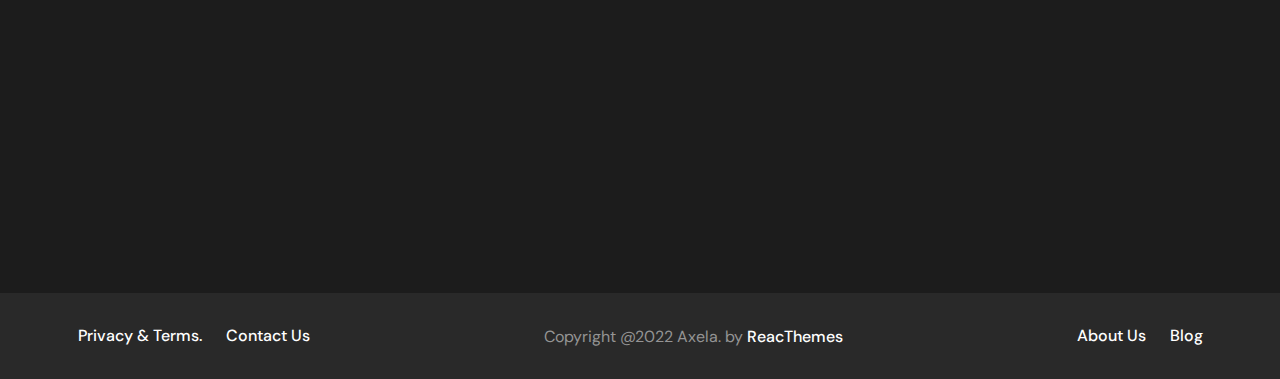
<file: appoinment.html>
<!DOCTYPE html>
<html lang="en">

<head>
    <meta charset="UTF-8">
    <meta http-equiv="X-UA-Compatible" content="IE=edge">
    <meta name="viewport" content="width=device-width, initial-scale=1.0">
    <title>Axela Creative Agenacy & Portfolio HTML Template </title>
    <link rel="shortcut icon" type="image/x-icon" href="assets/images/fav.png">
    <link rel="stylesheet" href="assets/css/plugins/swiper.min.css">
    <link rel="stylesheet" href="assets/css/plugins/fontawesome-5.css">
    <link rel="stylesheet" href="assets/css/plugins/unicons.css">
    <link rel="stylesheet" href="assets/css/plugins/fancybox.min.css">
    <link rel="stylesheet" href="assets/css/plugins/metismenu.css">
    <link rel="stylesheet" href="assets/css/vendor/bootstrap.min.css">
    <link rel="stylesheet" href="assets/css/plugins/hover-revel.css">
    <link rel="stylesheet" href="assets/css/plugins/animate.min.css">
    <link rel="stylesheet" href="assets/css/style.css">
</head>

<body>
    <!-- start header area -->
    <!-- header one -->
    <header class="header-one header--sticky">
        <div class="container">
            <div class="row align-items-center">
                <div class="col-lg-2 col-md-3 col-4">
                    <!-- logo area start -->
                    <a href="index.html" class="thumbnail">
                        <img class="active-light" src="assets/images/logo/logo-1.png" alt="axela-logo">
                        <img class="active-dark" src="assets/images/logo/logo-2.svg" alt="axela-logo">
                    </a>
                    <!-- logo area end -->
                </div>
                <div class="col-lg-7 d-none d-xl-block">
                    <div class="main-header">
                        <nav class="main-nav">
                            <ul class="mainmenu">
                                <li class="has-droupdown">
                                    <a href="#">Home</a>
                                    <ul class="submenu home-mega">
                                        <li class="m-1">
                                            <ul class="multiple">
                                                <li><a class="multi" href="index.html">Creative Agency</a></li>
                                                <li><a class="multi" href="index-two.html">Corporate Agency</a></li>
                                                <li><a class="multi" href="index-three.html">StartUp Agency</a></li>
                                                <li><a class="multi" href="index-four.html">Digital Agency</a></li>
                                                <li><a class="multi" href="index-five.html">Portfolio Agency</a></li>
                                                <li><a class="multi" href="index-six.html">Full Screen Slider</a></li>
                                                <li><a class="multi" href="index-seven.html">Portfolio Showcase</a></li>
                                            </ul>
                                        </li>
                                        <li class="m-1">
                                            <ul class="single">
                                                <li><a class="multi" href="one-page-one.html">Creative OnePage</a></li>
                                                <li><a class="multi" href="one-page-two.html">Corporate OnePage</a></li>
                                                <li><a class="multi" href="one-page-three.html">StartUp OnePage</a></li>
                                                <li><a class="multi" href="one-page-four.html">Digital OnePage</a></li>
                                                <li><a class="multi" href="one-page-five.html">Portfolio OnePage</a></li>
                                            </ul>
                                        </li>
                                    </ul>
                                </li>
                                <li>
                                    <a href="about.html">About</a>
                                </li>
                                <li class="has-droupdown">
                                    <a href="#">Services</a>
                                    <ul class="submenu">
                                        <li><a class="single" href="service.html">Our Services</a></li>
                                        <li><a class="single" href="service-details.html">Service Details</a></li>
                                    </ul>
                                </li>
                                <li class="has-droupdown">
                                    <a href="#">Pages</a>
                                    <ul class="submenu home-mega home-mega2">
                                        <li class="m-1">
                                            <ul class="multiple">
                                                <li><a class="multi" href="appoinment.html">Appoinment</a></li>
                                                <li><a class="multi" href="about.html">About Us</a></li>
                                                <li><a class="multi" href="price-plan.html">Price Plans</a></li>
                                                <li><a class="multi" href="faq.html">FAQ Page</a></li>
                                                <li><a class="multi" href="testimonial.html">Testimonial</a></li>
                                                <li><a class="multi" href="404.html">404 Page</a></li>
                                            </ul>
                                        </li>
                                        <li class="m-1">
                                            <ul class="multiple">
                                                <li><a class="multi" href="portfolio.html">Portfolio Style 1</a></li>
                                                <li><a class="multi" href="portfolio-style-2.html">Portfolio Style 2</a></li>
                                                <li><a class="multi" href="portfolio-style-3.html">Portfolio Style 3</a></li>
                                                <li><a class="multi" href="portfolio-style-4.html">Portfolio Style 4</a></li>
                                                <li><a class="multi" href="portfolio-style-5.html">Portfolio Style 5</a></li>
                                                <li><a class="multi" href="project-details.html">Portfolio Details</a></li>
                                            </ul>
                                        </li>
                                        <li class="m-1">
                                            <ul class="multiple last">
                                                <li><a class="multi" href="team.html">Team Style 1</a></li>
                                                <li><a class="multi" href="team-style-2.html">Team Style 2</a></li>
                                                <li><a class="multi" href="team-style-3.html">Team Style 3</a></li>
                                                <li><a class="multi" href="team-style-4.html">Team Style 4</a></li>
                                                <li><a class="multi" href="team-style-5.html">Team Style 5</a></li>
                                                <li><a class="multi" href="team-details.html">Team Details</a></li>
                                            </ul>
                                        </li>
                                    </ul>
                                </li>
                                <li class="has-droupdown">
                                    <a href="#">Blog</a>
                                    <ul class="submenu">
                                        <li><a class="single" href="blog-list.html">Blog List</a></li>
                                        <li><a class="single" href="blog-grid.html">Blog Grid</a></li>
                                        <li><a class="single" href="blog-details.html">Blog Details</a></li>
                                    </ul>
                                </li>
                                <li>
                                    <a href="contactus.html">Contact</a>
                                </li>
                            </ul>
                        </nav>
                    </div>
                </div>
                <div class="col-xl-3 col-lg-10 col-md-9 col-8">
                    <div class="header-right">
                        <a href="#" class="rts-btn btn-secondary call-btn">Let’s Talk
                            <svg xmlns="http://www.w3.org/2000/svg" width="16" height="16" viewBox="0 0 16 16" fill="none">
                                <path d="M5.96875 7C5.96875 6.46875 5.5 6 4.96875 6H4.5C3.375 6 2.5 6.90625 2.5 8.03125V9.5C2.5 10.625 3.375 11.5 4.5 11.5H5C5.53125 11.5 6 11.0625 6 10.5L5.96875 7ZM8 0C3.5 0 0.125 3.75 0 8V9.25C0 9.6875 0.3125 10 0.71875 10C1.09375 10 1.5 9.6875 1.5 9.25V8C1.5 4.4375 4.40625 1.53125 8 1.53125C11.5625 1.53125 14.5 4.4375 14.5 8V12.5C14.5 13.2188 13.9375 13.75 13.25 13.75H9.78125C9.53125 13.3125 9.03125 13 8.5 13H7.53125C6.8125 13 6.15625 13.5 6 14.2188C5.84375 15.1875 6.5625 16 7.46875 16H8.5C9.03125 16 9.53125 15.7188 9.78125 15.25H13.25C14.75 15.25 16 14.0312 16 12.5V8C15.8438 3.75 12.4688 0 8 0ZM11.5 11.5C12.5938 11.5 13.5 10.625 13.5 9.5V8.03125C13.5 6.90625 12.5938 6 11.5 6H11C10.4375 6 10 6.46875 10 7.03125V10.5C10 11.0625 10.4375 11.5 11 11.5H11.5Z" fill="#3B38EB" />
                            </svg>
                        </a>
                        <a id="menu-btn" href="#" class="rts-btn btn-secondary menu-btn" onclick="event.preventDefault();">
                            <svg xmlns="http://www.w3.org/2000/svg" width="18" height="14" viewBox="0 0 18 14" fill="none">
                                <rect y="12" width="18" height="2" fill="#3B38EB" />
                                <rect x="5" y="6" width="8" height="2" fill="#3B38EB" />
                                <rect width="18" height="2" fill="#3B38EB" />
                            </svg>
                        </a>
                    </div>
                </div>
            </div>
        </div>
    </header>
    <!-- header one End -->
    <!-- ENd Header Area -->
    <div id="side-bar" class="side-bar">
        <button class="close-icon-menu"><i class="far fa-times"></i></button>
        <!-- inner menu area desktop start -->
        <div class="rts-sidebar-menu-desktop">
            <a class="logo-1" href="index.html"><img class="logo" src="assets/images/logo/logo-1.png" alt="axela_logo"></a>
            <a class="logo-2" href="index.html"><img class="normal logo" src="assets/images/logo/logo-2.svg" alt="axela-logo"></a>
            <div class="body d-none d-xl-block">

                <p class="disc">
                    We must explain to you how all seds this mistakens idea and pleasures and account.
                </p>
                <div class="social-wrapper-two">
                    <ul class="social-area">
                        <li data-sal-delay="150" data-sal="slide-up" data-sal-duration="800" class="sal-animate"><a href="#"><i class="fab fa-facebook-f"></i></a></li>
                        <li data-sal-delay="250" data-sal="slide-up" data-sal-duration="800" class="sal-animate"><a href="#"><i class="fab fa-twitter"></i></a></li>
                        <li data-sal-delay="350" data-sal="slide-up" data-sal-duration="800" class="sal-animate"><a href="#"><i class="fab fa-linkedin-in"></i></a></li>
                        <li data-sal-delay="450" data-sal="slide-up" data-sal-duration="800" class="sal-animate"><a href="#"><i class="fab fa-skype"></i></a></li>
                    </ul>
                </div>
                <div class="get-in-touch mt--50">
                    <!-- title -->
                    <div class="h6 title">Get In Touch</div>
                    <!-- title End -->
                    <div class="wrapper">
                        <!-- single -->
                        <div class="single">
                            <i class="fas fa-phone-alt"></i>
                            <a href="#">+8801234566789</a>
                        </div>
                        <!-- single ENd -->
                        <!-- single -->
                        <div class="single">
                            <i class="fas fa-envelope"></i>
                            <a href="#">example@gmail.com</a>
                        </div>
                        <!-- single ENd -->
                        <!-- single -->
                        <div class="single">
                            <i class="fas fa-globe"></i>
                            <a href="#">www.webexample.com</a>
                        </div>
                        <!-- single ENd -->
                        <!-- single -->
                        <div class="single">
                            <i class="fas fa-map-marker-alt"></i>
                            <a href="#">13/A, New Pro State, NYC</a>
                        </div>
                        <!-- single ENd -->
                    </div>
                </div>
            </div>
            <div class="body-mobile d-block d-xl-none">
                <nav class="nav-main mainmenu-nav mt--30">
                    <ul class="mainmenu" id="mobile-menu-active">
                        <li class="has-droupdown">
                            <a href="#">Home</a>
                            <ul class="submenu">
                                <a href="#" class="tag">Multipages</a>
                                <li><a class="mobile-menu-link" href="index.html">Creative Agency</a></li>
                                <li><a class="mobile-menu-link" href="index-two.html">Corporate Agency</a></li>
                                <li><a class="mobile-menu-link" href="index-three.html">StartUp Agency</a></li>
                                <li><a class="mobile-menu-link" href="index-four.html">Digital Agency</a></li>
                                <li><a class="mobile-menu-link" href="index-five.html">Portfolio Agency</a></li>
                                <li><a class="mobile-menu-link" href="index-six.html">Full Screen Slider</a></li>
                                <li><a class="mobile-menu-link" href="index-seven.html">Portfolio Showcase</a></li>
                            </ul>
                            <ul class="submenu">
                                <a href="#" class="tag">Onepages</a>
                                <li><a class="mobile-menu-link" href="one-page-one.html">Creative OnePage</a></li>
                                <li><a class="mobile-menu-link" href="one-page-two.html">Corporate OnePage</a></li>
                                <li><a class="mobile-menu-link" href="one-page-three.html">StartUp OnePage</a></li>
                                <li><a class="mobile-menu-link" href="one-page-four.html">Digital OnePage</a></li>
                                <li><a class="mobile-menu-link" href="one-page-five.html">Portfolio OnePage</a></li>
                            </ul>
                        </li>
                        <li><a href="about.html">About Us</a></li>
                        <li class="has-droupdown">
                            <a href="#">Services</a>
                            <ul class="submenu">
                                <li><a class="mobile-menu-link" href="service.html">Our Services</a></li>
                                <li><a class="mobile-menu-link" href="service-details.html">Service Details</a></li>
                            </ul>
                        </li>
                        <li class="has-droupdown">
                            <a href="#">Pages</a>
                            <ul class="submenu">
                                <li><a class="mobile-menu-link" href="service.html">Services</a></li>
                                <li><a class="mobile-menu-link" href="service-details.html">Service Details</a></li>
                                <li><a class="mobile-menu-link" href="team.html">Team</a></li>
                                <li><a class="mobile-menu-link" href="team-details.html">Team Details</a></li>
                                <li><a class="mobile-menu-link" href="faq.html">FAQ Page</a></li>
                                <li><a class="mobile-menu-link" href="price-plan.html">Price Plan</a></li>
                                <li><a class="mobile-menu-link" href="404.html">404 Page</a></li>
                                <li><a class="mobile-menu-link" href="portfolio.html">Portfolio Style 1</a></li>
                                <li><a class="mobile-menu-link" href="portfolio-style-2.html">Portfolio Style 2</a></li>
                                <li><a class="mobile-menu-link" href="portfolio-style-3.html">Portfolio Style 3</a></li>
                                <li><a class="mobile-menu-link" href="portfolio-style-4.html">Portfolio Style 4</a></li>
                                <li><a class="mobile-menu-link" href="portfolio-style-5.html">Portfolio Style 5</a></li>
                                <li><a class="mobile-menu-link" href="project-details.html">Portfolio Details</a></li>
                                <li><a class="mobile-menu-link" href="team.html">Team Style 1</a></li>
                                <li><a class="mobile-menu-link" href="team-style-2.html">Team Style 2</a></li>
                                <li><a class="mobile-menu-link" href="team-style-3.html">Team Style 3</a></li>
                                <li><a class="mobile-menu-link" href="team-style-4.html">Team Style 4</a></li>
                                <li><a class="mobile-menu-link" href="team-style-5.html">Team Style 5</a></li>
                                <li><a class="mobile-menu-link" href="team-details.html">Team Details</a></li>
                            </ul>
                        </li>
                        <li class="has-droupdown">
                            <a href="#">Blog</a>
                            <ul class="submenu">
                                <li><a class="mobile-menu-link" href="blog-list.html">Blog List</a></li>
                                <li><a class="mobile-menu-link" href="blog-grid.html">Blog Grid</a></li>
                                <li><a class="mobile-menu-link" href="blog-details.html">Blog Details</a></li>
                            </ul>
                        </li>
                        <li>
                            <a href="contactus.html">Contact Us</a>
                        </li>
                    </ul>
                </nav>
                <div class="social-wrapper-two mt--50">
                    <ul class="social-area">
                        <li data-sal-delay="150" data-sal="slide-up" data-sal-duration="800" class="sal-animate"><a href="#"><i class="fab fa-facebook-f"></i></a></li>
                        <li data-sal-delay="250" data-sal="slide-up" data-sal-duration="800" class="sal-animate"><a href="#"><i class="fab fa-twitter"></i></a></li>
                        <li data-sal-delay="350" data-sal="slide-up" data-sal-duration="800" class="sal-animate"><a href="#"><i class="fab fa-linkedin-in"></i></a></li>
                        <li data-sal-delay="450" data-sal="slide-up" data-sal-duration="800" class="sal-animate"><a href="#"><i class="fab fa-skype"></i></a></li>
                    </ul>
                </div>
                <!-- <a href="#" class="rts-btn btn-primary ml--20 ml_sm--5 header-one-btn quote-btnmenu">Get Quote</a> -->
            </div>
        </div>
        <!-- inner menu area desktop End -->
    </div>

    <div id="anywhere-home"></div>

    <!-- start breadcrumb area -->
    <div class="rts-breadcrumb-area breadcrumb-bg bg_image">
        <div class="container">
            <div class="row align-items-center">
                <div class="col-xl-6 col-lg-6 col-md-6 col-sm-12 col-12 breadcrumb-1">
                    <h1 class="title" data-sal-delay="150" data-sal="slide-up" data-sal-duration="800">Appoinment</h1>
                </div>
                <div class="col-xl-6 col-lg-6 col-md-6 col-sm-12 col-12">
                    <div class="bread-tag">
                        <a href="index.html" data-sal-delay="250" data-sal="slide-up" data-sal-duration="800">Home</a>
                        <span> / </span>
                        <a href="#" class="active" data-sal-delay="450" data-sal="slide-up" data-sal-duration="800">Appoinment</a>
                    </div>
                </div>
            </div>
        </div>
    </div>
    <!-- end breadcrumb area -->

    <!-- rts circle progress area -->
    <div class="rts-circle-progress-area rts-section-gap">
        <div class="container">
            <div class="row g-5">
                <div class="col-xl-3 col-lg-4 col-md-6 col-sm-6 col-12">
                    <!-- single progress area -->
                    <div class="single-circle-progress-inner">
                        <!-- single -->
                        <div class="progress red">
                            <span class="progress-left">
                                <span class="progress-bar"></span>
                            </span>
                            <span class="progress-right">
                                <span class="progress-bar"></span>
                            </span>
                            <div class="progress-value">85%</div>
                        </div>
                        <!-- single -->
                        <h5 class="title">Quality Service</h5>
                    </div>
                    <!-- single progress area End -->
                </div>
                <div class="col-xl-3 col-lg-4 col-md-6 col-sm-6 col-12">
                    <!-- single progress area -->
                    <div class="single-circle-progress-inner">
                        <!-- single -->
                        <div class="progress red">
                            <span class="progress-left">
                                <span class="progress-bar"></span>
                            </span>
                            <span class="progress-right">
                                <span class="progress-bar"></span>
                            </span>
                            <div class="progress-value">90%</div>
                        </div>
                        <!-- single -->
                        <h5 class="title">Skilled Members</h5>
                    </div>
                    <!-- single progress area End -->
                </div>
                <div class="col-xl-3 col-lg-4 col-md-6 col-sm-6 col-12">
                    <!-- single progress area -->
                    <div class="single-circle-progress-inner">
                        <!-- single -->
                        <div class="progress red">
                            <span class="progress-left">
                                <span class="progress-bar"></span>
                            </span>
                            <span class="progress-right">
                                <span class="progress-bar"></span>
                            </span>
                            <div class="progress-value">78%</div>
                        </div>
                        <!-- single -->
                        <h5 class="title">Happy Customers</h5>
                    </div>
                    <!-- single progress area End -->
                </div>
                <div class="col-xl-3 col-lg-4 col-md-6 col-sm-6 col-12">
                    <!-- single progress area -->
                    <div class="single-circle-progress-inner">
                        <!-- single -->
                        <div class="progress red">
                            <span class="progress-left">
                                <span class="progress-bar"></span>
                            </span>
                            <span class="progress-right">
                                <span class="progress-bar"></span>
                            </span>
                            <div class="progress-value">79%</div>
                        </div>
                        <!-- single -->
                        <h5 class="title">Project Fails</h5>
                    </div>
                    <!-- single progress area End -->
                </div>
            </div>
        </div>
    </div>
    <!-- rts circle progress area End -->

    <!-- contact area start -->
    <div class="rts-contact-area contact-one appoinment background-contact-appoinment">
        <div class="">
            <div class="row g-0 align-items-center">
                <div class="col-xl-5 col-lg-5 col-md-12 col-sm-12 col-12">
                    <div class="contact-image-one appoinment">
                        <img src="assets/images/appoinment/02.png" alt="">
                    </div>
                </div>
                <div class="col-xl-7 col-lg-7 col-md-12 col-sm-12 col-12">
                    <div class="contact-form-area-one">
                        <div class="rts-title-area contact-appoinment text-start">
                            <p class="pre-title">
                                Make An Appointment
                            </p>
                            <h2 class="title">Request a free quote</h2>
                        </div>
                        <form action="#">
                            <div class="name-email">
                                <input type="text" placeholder="Your Name">
                                <input type="email" placeholder="Email Address">
                            </div>
                            <div class="name-email">
                                <input type="text" placeholder="Phone Number">
                                <input type="email" placeholder="Company Website">
                            </div>
                            <input type="text" placeholder="Business Topic">
                            <textarea placeholder="Type Your Message"></textarea>
                        </form>
                        <a href="#" class="rts-btn btn-primary">Submit Message</a>
                    </div>
                </div>
            </div>
        </div>
    </div>
    <!-- contact area end -->

    <!-- rts team two area -->
    <div class="rts-team-area rts-section-gapTop appoinment-team  team-two">
        <div class="container">
            <div class="row">
                <div class="col-12">
                    <div class="rts-title-area team text-center">
                        <p class="pre-title">
                            Professionals Team
                        </p>
                        <h2 class="title">Professionals Team</h2>
                    </div>
                </div>
            </div>
            <div class="row g-5 mt--10">
                <!-- single team -->
                <div class="col-lg-4">
                    <!-- single team inner -->
                    <div class="team-inner-two">
                        <a href="team-details.html" class="thumbnail">
                            <img src="assets/images/team/tm/lg-01.jpg" alt="">
                        </a>
                        <!-- Acquaintance area -->
                        <div class="acquaintance-area">
                            <div class="header">
                                <a href="team-details.html">
                                    <h5 class="title">Kevin Martin</h5>
                                </a>
                                <span>Consultant</span>
                            </div>
                            <div class="acquaintance-social">
                                <a href="#"><i class="fab fa-facebook-f"></i></a>
                                <a href="#"><i class="fab fa-twitter"></i></a>
                                <a href="#"><i class="fab fa-instagram"></i></a>
                            </div>
                        </div>
                        <!-- Acquaintance area -->
                    </div>
                    <!-- single team inner End -->
                </div>
                <!-- single team End -->
                <!-- single team -->
                <div class="col-lg-4">
                    <!-- single team inner -->
                    <div class="team-inner-two">
                        <a href="team-details.html" class="thumbnail">
                            <img src="assets/images/team/tm/lg-02.jpg" alt="">
                        </a>
                        <!-- Acquaintance area -->
                        <div class="acquaintance-area">
                            <div class="header">
                                <a href="team-details.html">
                                    <h5 class="title">Martin Jone</h5>
                                </a>
                                <span>Business</span>
                            </div>
                            <div class="acquaintance-social">
                                <a href="#"><i class="fab fa-facebook-f"></i></a>
                                <a href="#"><i class="fab fa-twitter"></i></a>
                                <a href="#"><i class="fab fa-instagram"></i></a>
                            </div>
                        </div>
                        <!-- Acquaintance area -->
                    </div>
                    <!-- single team inner End -->
                </div>
                <!-- single team End -->
                <!-- single team -->
                <div class="col-lg-4">
                    <!-- single team inner -->
                    <div class="team-inner-two">
                        <a href="team-details.html" class="thumbnail">
                            <img src="assets/images/team/tm/lg-03.jpg" alt="">
                        </a>
                        <!-- Acquaintance area -->
                        <div class="acquaintance-area">
                            <div class="header">
                                <a href="team-details.html">
                                    <h5 class="title">Jone Lee</h5>
                                </a>
                                <span>CEO</span>
                            </div>
                            <div class="acquaintance-social">
                                <a href="#"><i class="fab fa-facebook-f"></i></a>
                                <a href="#"><i class="fab fa-twitter"></i></a>
                                <a href="#"><i class="fab fa-instagram"></i></a>
                            </div>
                        </div>
                        <!-- Acquaintance area -->
                    </div>
                    <!-- single team inner End -->
                </div>
                <!-- single team End -->
            </div>
        </div>
    </div>
    <!-- rts team two area End -->

    <!-- start Footer area -->
    <!-- our brand area start -->
    <div class="rts-brand-area rts-section-gapBottom">
        <div class="container">
            <div class="row">
                <div class="col-12">
                    <div class="brand-one-wrapper">
                        <!-- Swiper -->
                        <div class="swiper brand-1">
                            <div class="swiper-wrapper">
                                <div class="swiper-slide">
                                    <a href="#"><img src="assets/images/brand/01.png" alt="Brand_area_images"></a>
                                </div>
                                <div class="swiper-slide">
                                    <a href="#"><img src="assets/images/brand/02.png" alt="Brand_area_images"></a>
                                </div>
                                <div class="swiper-slide">
                                    <a href="#"><img src="assets/images/brand/03.png" alt="Brand_area_images"></a>
                                </div>
                                <div class="swiper-slide">
                                    <a href="#"><img src="assets/images/brand/04.png" alt="Brand_area_images"></a>
                                </div>
                                <div class="swiper-slide">
                                    <a href="#"><img class="mt-dec-brand" src="assets/images/brand/05.png" alt="Brand_area_images"></a>
                                </div>
                                <div class="swiper-slide">
                                    <a href="#"><img src="assets/images/brand/01.png" alt="Brand_area_images"></a>
                                </div>
                                <div class="swiper-slide">
                                    <a href="#"><img src="assets/images/brand/02.png" alt="Brand_area_images"></a>
                                </div>
                                <div class="swiper-slide">
                                    <a href="#"><img src="assets/images/brand/03.png" alt="Brand_area_images"></a>
                                </div>
                                <div class="swiper-slide">
                                    <a href="#"><img src="assets/images/brand/04.png" alt="Brand_area_images"></a>
                                </div>
                                <div class="swiper-slide">
                                    <a href="#"><img class="mt-dec-brand" src="assets/images/brand/05.png" alt="Brand_area_images"></a>
                                </div>
                            </div>
                        </div>
                        <!-- swiper end -->
                    </div>
                </div>
            </div>
        </div>
    </div>
    <!-- our brand area End -->
    <!-- ENd Footer Area -->


    <!-- start header area -->
    <!-- footer area start -->
    <div class="rts-footer-area-one rts-section-gap footer-one-bg">
        <div class="container">
            <div class="row">
                <div class="bg-footer-one-shape">
                    <div class="wrapper">
                        <img class="footer_shape small" src="assets/images/footer/01.png" alt="Footer_bg" data-sal-delay="150" data-sal="zoom-in" data-sal-duration="800">
                        <img class="footer_shape large" src="assets/images/footer/02.png" alt="Footer_bg" data-sal-delay="150" data-sal="zoom-in" data-sal-duration="800">
                    </div>
                </div>
                <div class="col-lg-4">
                    <div class="footer-one-left">
                        <a class="logo" href="#">
                            <img src="assets/images/logo/Apt.png" alt="Logo_image" height="30%" width="30%" data-sal-delay="150" data-sal="slide-up" data-sal-duration="800">
                            <h6 style="color: white;">ITMS Solutions</h6>
                        </a>
                        <p class="disc" data-sal-delay="250" data-sal="slide-up" data-sal-duration="800">
                            Tempus nula rhoncus euismod curae masa cras justo, quisque semper molestie primis porttitor mus tempor dapibus
                        </p>
                        <ul class="social-area">
                            <li data-sal-delay="150" data-sal="slide-up" data-sal-duration="800"><a href="#"><i class="fab fa-facebook-f"></i></a></li>
                            <li data-sal-delay="250" data-sal="slide-up" data-sal-duration="800"><a href="#"><i class="fab fa-twitter"></i></a></li>
                            <li data-sal-delay="350" data-sal="slide-up" data-sal-duration="800"><a href="#"><i class="fab fa-linkedin-in"></i></a></li>
                            <li data-sal-delay="450" data-sal="slide-up" data-sal-duration="800"><a href="#"><i class="fab fa-skype"></i></a></li>
                        </ul>
                    </div>
                </div>
                <div class="col-lg-8">
                    <div class="footer-right-one">
                        <div class="single-wized-footer">
                            <h5 class="title-heading" data-sal-delay="150" data-sal="slide-up" data-sal-duration="800">
                                Services
                            </h5>
                            <ul class="list">
                                <li data-sal-delay="150" data-sal="slide-up" data-sal-duration="800"><a href="service-details.html">Branding Design</a></li>
                                <li data-sal-delay="250" data-sal="slide-up" data-sal-duration="800"><a href="service-details.html">Website Development</a></li>
                                <li data-sal-delay="350" data-sal="slide-up" data-sal-duration="800"><a href="service-details.html">App Design</a></li>
                                <li data-sal-delay="450" data-sal="slide-up" data-sal-duration="800"><a href="service-details.html">Digital Marketing</a></li>
                                <li data-sal-delay="550" data-sal="slide-up" data-sal-duration="800"><a href="service-details.html">Product Development</a></li>
                            </ul>
                        </div>
                        <div class="single-wized-footer">
                            <h5 class="title-heading" data-sal-delay="150" data-sal="slide-up" data-sal-duration="800">
                                Resourses
                            </h5>
                            <ul class="list">
                                <li data-sal-delay="150" data-sal="slide-up" data-sal-duration="800"><a href="blog-list.html">Blog</a></li>
                                <li data-sal-delay="250" data-sal="slide-up" data-sal-duration="800"><a href="portfolio.html">Case Study</a></li>
                                <li data-sal-delay="350" data-sal="slide-up" data-sal-duration="800"><a href="portfolio.html">Portfolio</a></li>
                                <li data-sal-delay="450" data-sal="slide-up" data-sal-duration="800"><a href="team.html">Team pages</a></li>
                            </ul>
                        </div>
                        <div class="single-wized-footer">
                            <h5 class="title-heading" data-sal-delay="150" data-sal="slide-up" data-sal-duration="800">
                                Support
                            </h5>
                            <ul class="list">
                                <li data-sal-delay="150" data-sal="slide-up" data-sal-duration="800"><a href="contactus.html">Contact</a></li>
                                <li data-sal-delay="250" data-sal="slide-up" data-sal-duration="800"><a href="#">Privacy Policy</a></li>
                                <li data-sal-delay="350" data-sal="slide-up" data-sal-duration="800"><a href="#">Terms of Use</a></li>
                            </ul>
                        </div>
                    </div>
                </div>
            </div>
        </div>
    </div>
    <!-- footer area end -->

    <!-- rts-copyright-area -->
    <div class="rts-copyright-area ptb--30 ptb_sm--15">
        <div class="container">
            <div class="row">
                <div class="col-12">
                    <div class="copyu-right-wrapper">
                        <div class="left single">
                            <a href="#">Privacy & Terms.</a>
                            <a href="contactus.html" class="ml--20">Contact Us</a>
                        </div>
                        <div class="left single">
                            <p>Copyright @2022 Axela. by <a href="https://themeforest.net/user/reacthemes/portfolio">ReacThemes</a></p>
                        </div>
                        <div class="left single">
                            <a href="about.html">About Us</a>
                            <a href="blog-list.html" class="ml--20">Blog</a>
                        </div>
                    </div>
                </div>
            </div>
        </div>
    </div>
    <!-- rts-copyright-area ENd -->
    <!-- ENd Header Area -->

    <div class="modal-sidebar-scroll rts-dark-light">
        <ul>
            <li><span>Dark</span><i class="rts-go-dark fal fa-moon"></i></li>
            <li><span>Light</span><i class="rts-go-light far fa-sun"></i></li>
        </ul>
    </div>


    <div class="loader-wrapper">
        <div class="loader">
        </div>
        <div class="loader-section section-left"></div>
        <div class="loader-section section-right"></div>
    </div>


    <div class="progress-wrap">
        <svg class="progress-circle svg-content" width="100%" height="100%" viewBox="-1 -1 102 102">
            <path d="M50,1 a49,49 0 0,1 0,98 a49,49 0 0,1 0,-98" style="transition: stroke-dashoffset 10ms linear 0s; stroke-dasharray: 307.919, 307.919; stroke-dashoffset: 307.919;"></path>
        </svg>
    </div>


    <!-- scripts start form hear -->
    <script src="assets/js/vendor/jquery.min.js"></script>
    <script src="assets/js/vendor/jqueryui.js"></script>
    <script src="assets/js/vendor/waypoint.js"></script>
    <script src="assets/js/plugins/swiper.js"></script>
    <script src="assets/js/plugins/counterup.js"></script>
    <script src="assets/js/plugins/sal.min.js"></script>
    <script src="assets/js/plugins/fancybox.js"></script>
    <script src="assets/js/plugins/metismenu.js"></script>
    <script src="assets/js/plugins/marquery.js"></script>
    <script src="assets/js/vendor/bootstrap.min.js"></script>
    <script src="assets/js/vendor/waw.js"></script>


    <script src="assets/js/plugins/hover-revel.js"></script>
    <script src="assets/js/plugins/twinmax.js"></script>


    <script src="assets/js/plugins/contact.form.js"></script>


    <!-- main Js -->
    <script src="assets/js/main.js"></script>
    <!-- scripts end form hear -->
</body>

</html>
</file>
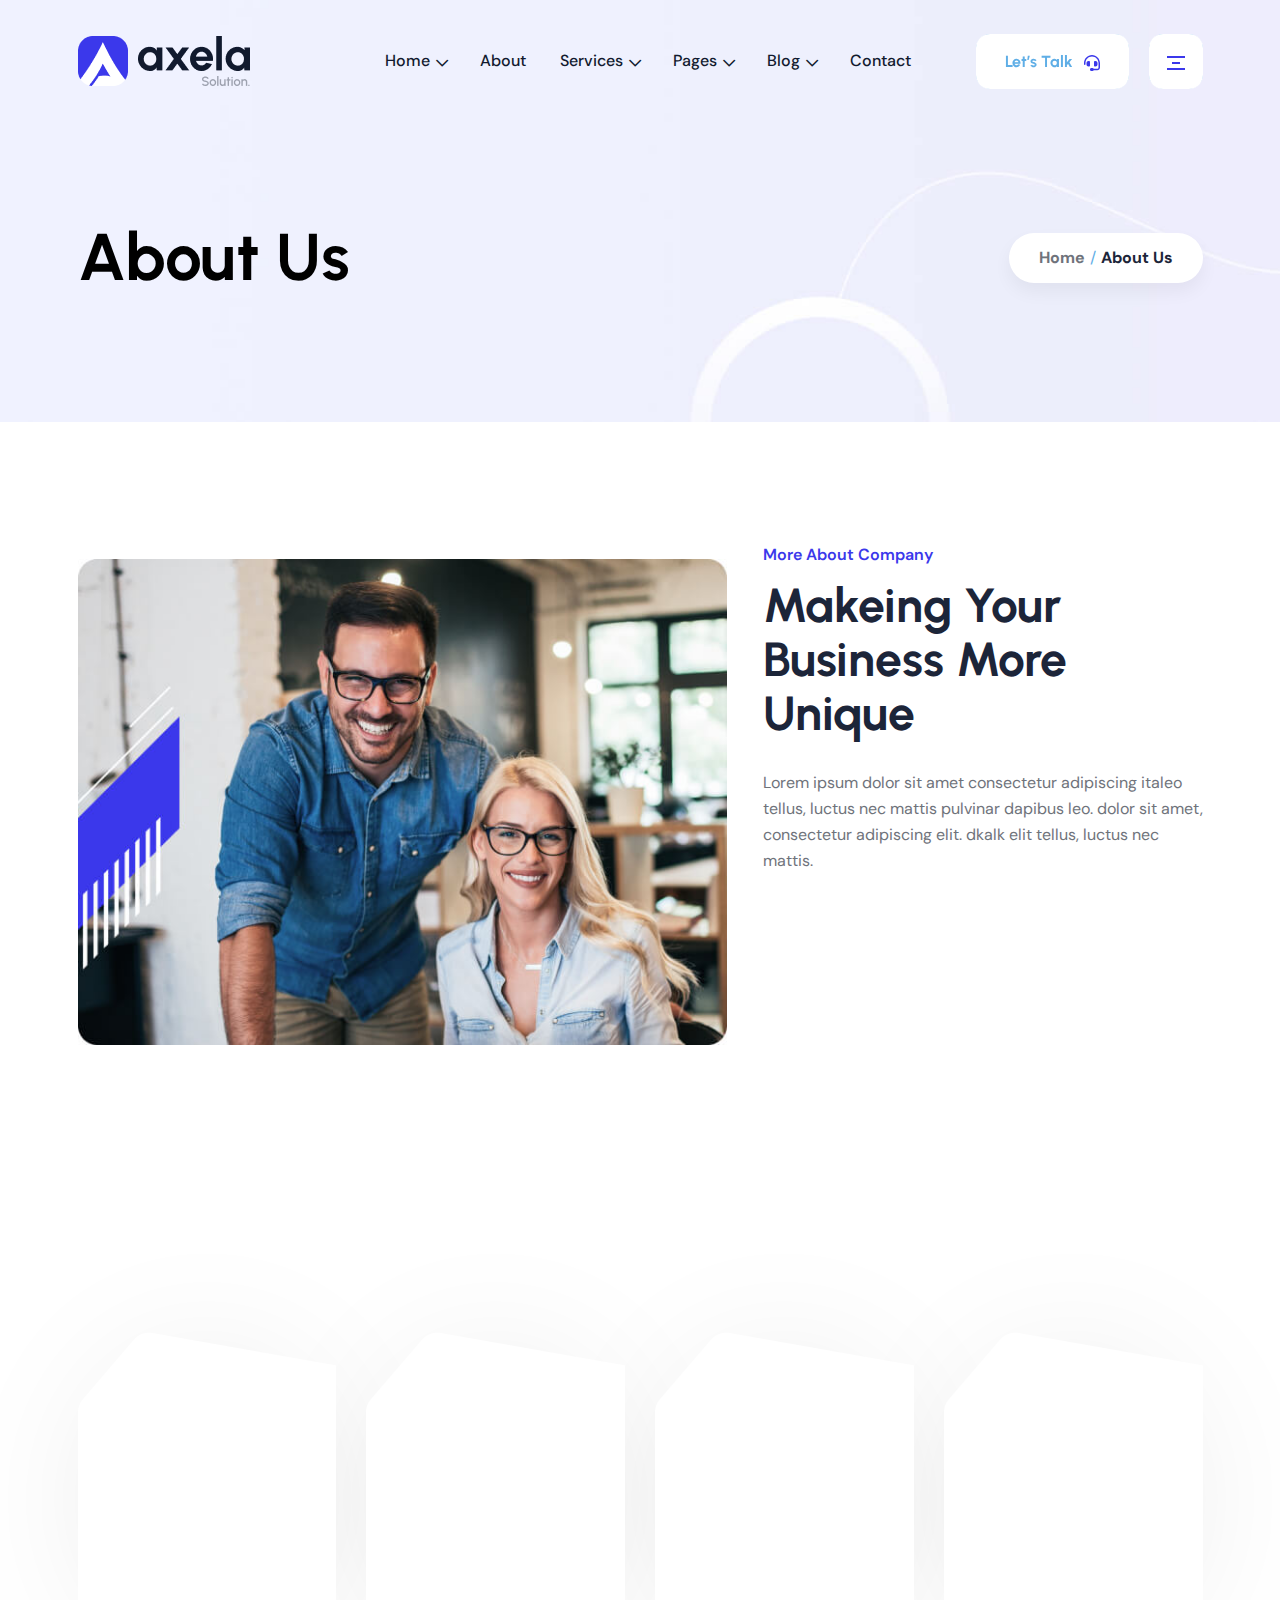
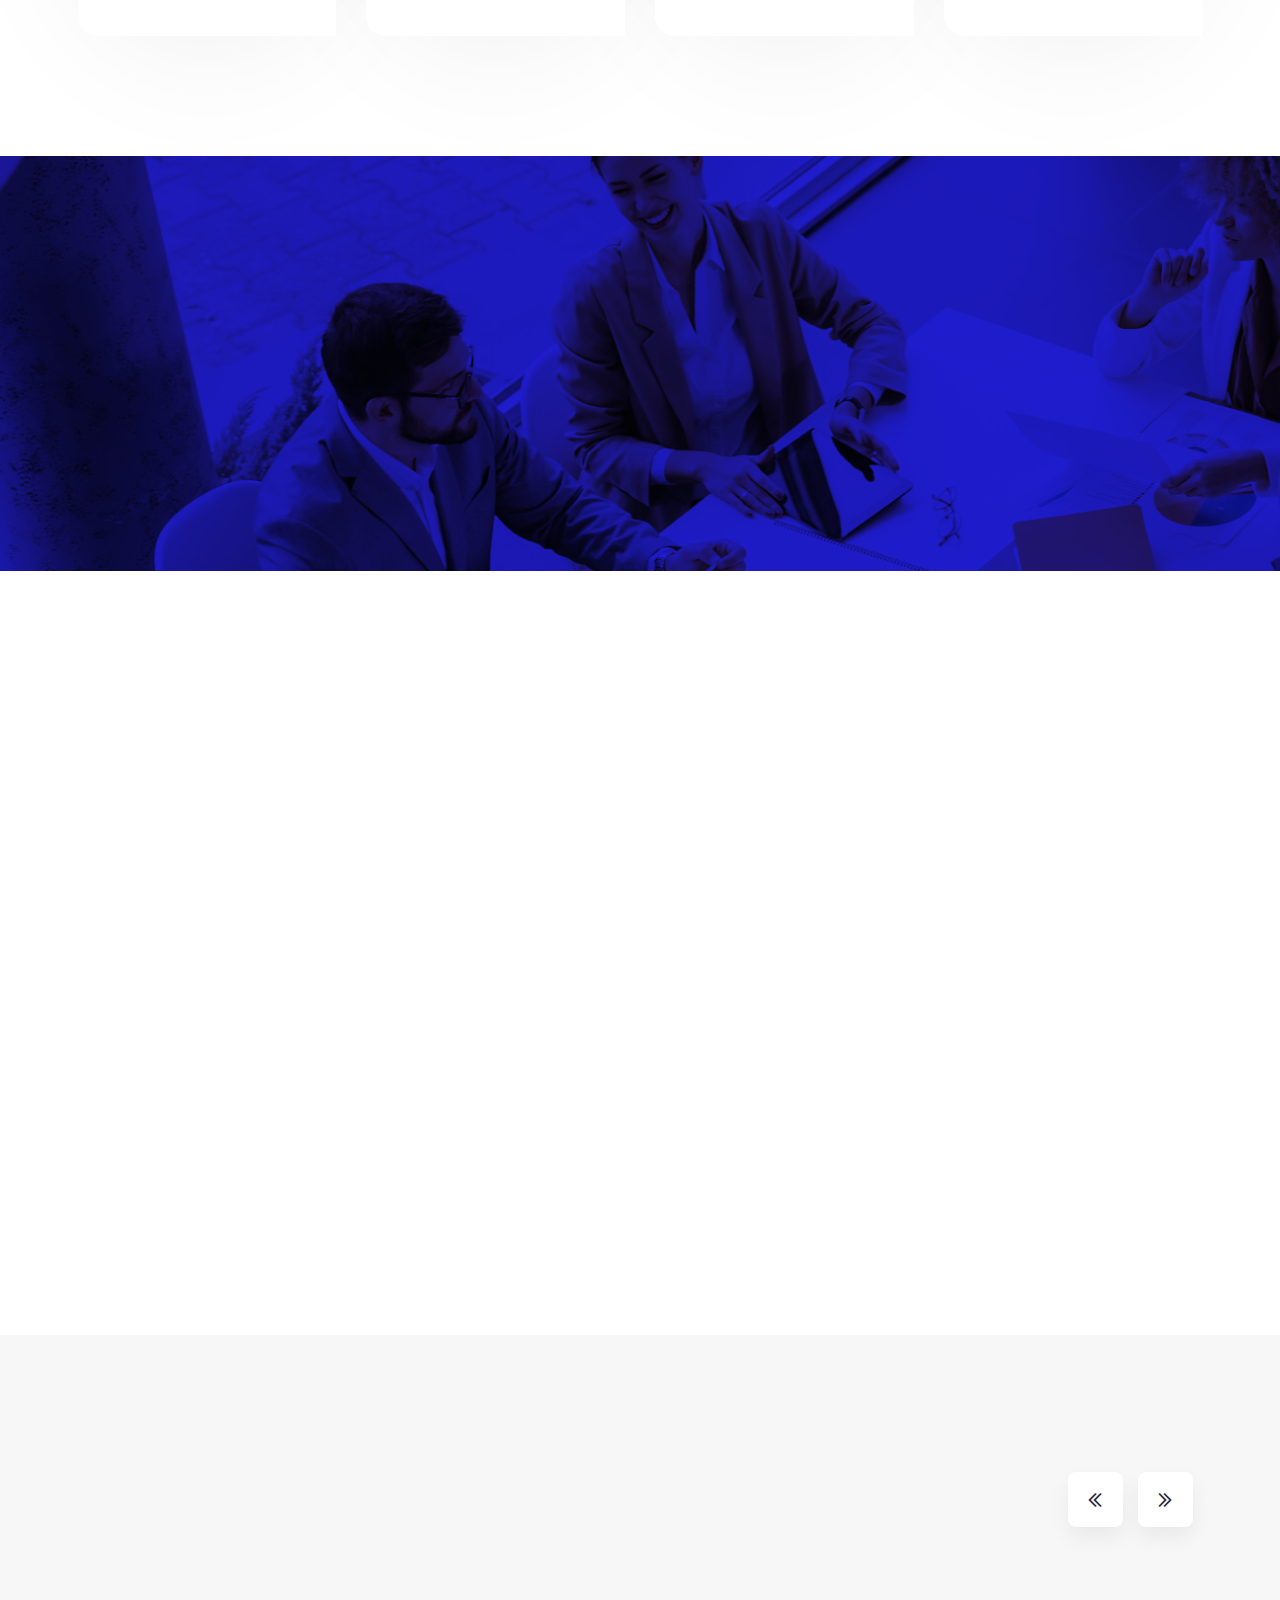
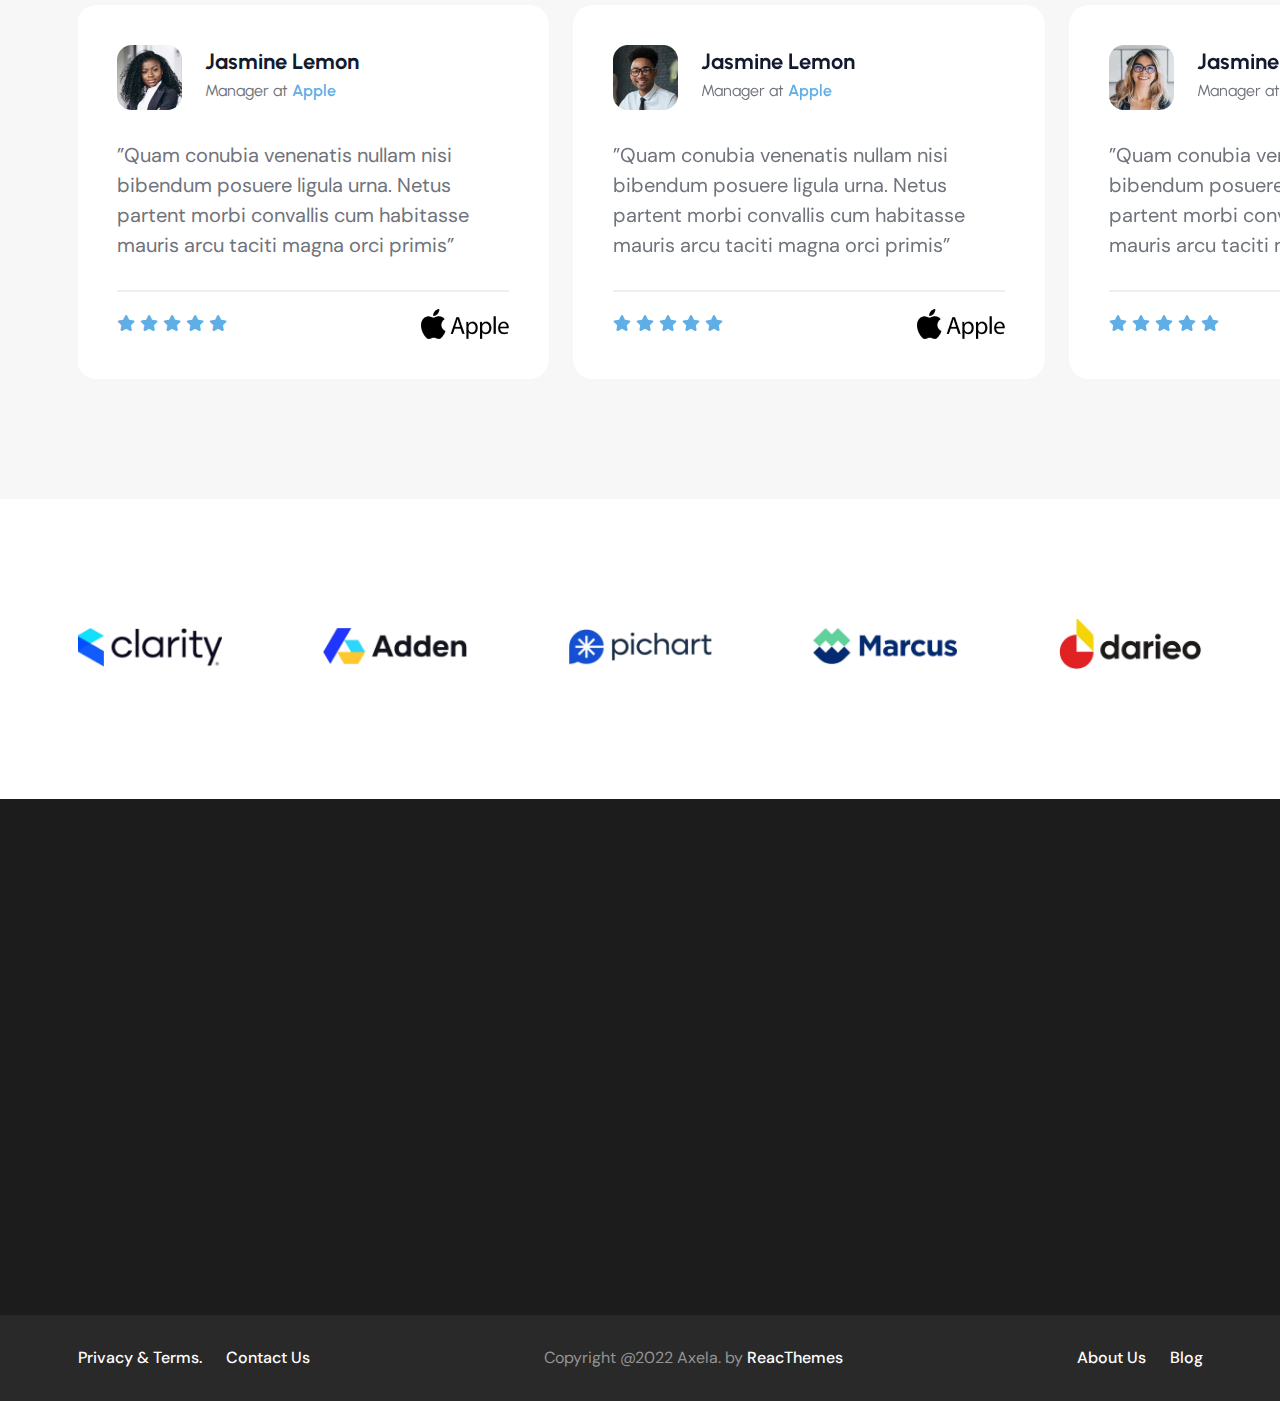
<file: appointment.html>
<!DOCTYPE html>
<html lang="en">

<head>
    <meta charset="UTF-8">
    <meta http-equiv="X-UA-Compatible" content="IE=edge">
    <meta name="viewport" content="width=device-width, initial-scale=1.0">
    <title>Axela Creative Agenacy & Portfolio HTML Template </title>
    <link rel="shortcut icon" type="image/x-icon" href="assets/images/fav.png">
    <link rel="stylesheet" href="assets/css/plugins/swiper.min.css">
    <link rel="stylesheet" href="assets/css/plugins/fontawesome-5.css">
    <link rel="stylesheet" href="assets/css/plugins/unicons.css">
    <link rel="stylesheet" href="assets/css/plugins/fancybox.min.css">
    <link rel="stylesheet" href="assets/css/plugins/metismenu.css">
    <link rel="stylesheet" href="assets/css/vendor/bootstrap.min.css">
    <link rel="stylesheet" href="assets/css/plugins/hover-revel.css">
    <link rel="stylesheet" href="assets/css/plugins/animate.min.css">
    <link rel="stylesheet" href="assets/css/style.css">
</head>

<body>
    <!-- start header area -->
    <!-- header one -->
    <header class="header-one header--sticky">
        <div class="container">
            <div class="row align-items-center">
                <div class="col-lg-2 col-md-3 col-4">
                    <!-- logo area start -->
                    <a href="index.html" class="thumbnail">
                        <img src="assets/images/logo/logo-1.png" alt="axela-logo">
                    </a>
                    <!-- logo area end -->
                </div>
                <div class="col-lg-7 d-none d-xl-block">
                    <div class="main-header">
                        <nav class="main-nav">
                            <ul class="mainmenu">
                                <li class="has-droupdown">
                                    <a href="#">Home</a>
                                    <ul class="submenu home-mega">
                                        <li class="m-1">
                                            <ul class="multiple">
                                                <li><a class="multi" href="index.html">Creative Agency</a></li>
                                                <li><a class="multi" href="index-two.html">Corporate Agency</a></li>
                                                <li><a class="multi" href="index-three.html">StartUp Agency</a></li>
                                                <li><a class="multi" href="index-four.html">Digital Agency</a></li>
                                                <li><a class="multi" href="index-five.html">Portfolio Agency</a></li>
                                            </ul>
                                        </li>
                                        <li class="m-1">
                                            <ul class="single">
                                                <li><a class="multi" href="one-page-one.html">Creative OnePage</a></li>
                                                <li><a class="multi" href="one-page-two.html">Corporate OnePage</a></li>
                                                <li><a class="multi" href="one-page-three.html">StartUp OnePage</a></li>
                                                <li><a class="multi" href="one-page-four.html">Digital OnePage</a></li>
                                                <li><a class="multi" href="one-page-five.html">Portfolio OnePage</a></li>
                                            </ul>
                                        </li>
                                    </ul>
                                </li>
                                <li>
                                    <a href="about.html">About</a>
                                </li>
                                <li class="has-droupdown">
                                    <a href="#">Services</a>
                                    <ul class="submenu">
                                        <li><a class="single" href="service.html">Our Services</a></li>
                                        <li><a class="single" href="service-details.html">Service Details</a></li>
                                    </ul>
                                </li>
                                <li class="has-droupdown">
                                    <a href="#">Pages</a>
                                    <ul class="submenu home-mega home-mega2">
                                        <li class="m-1">
                                            <ul class="multiple">
                                                <li><a class="multi" href="appoinment.html">Appoinment</a></li>
                                                <li><a class="multi" href="about-us.html">About Us</a></li>
                                                <li><a class="multi" href="price-plan.html">Price Plans</a></li>
                                                <li><a class="multi" href="faq.html">FAQ Page</a></li>
                                                <li><a class="multi" href="testimonial-style-1.html">Testimonial</a></li>
                                                <li><a class="multi" href="404.html">404 Page</a></li>
                                            </ul>
                                        </li>
                                        <li class="m-1">
                                            <ul class="multiple">
                                                <li><a class="multi" href="project.html">Portfolio Style 1</a></li>
                                                <li><a class="multi" href="portfolio-style-2.html">Portfolio Style 2</a></li>
                                                <li><a class="multi" href="portfolio-style-3.html">Portfolio Style 3</a></li>
                                                <li><a class="multi" href="portfolio-style-4.html">Portfolio Style 4</a></li>
                                                <li><a class="multi" href="portfolio-style-5.html">Portfolio Style 5</a></li>
                                                <li><a class="multi" href="project-details.html">Portfolio Details</a></li>
                                            </ul>
                                        </li>
                                        <li class="m-1">
                                            <ul class="multiple last">
                                                <li><a class="multi" href="team.html">Team Style 1</a></li>
                                                <li><a class="multi" href="team-style-2.html">Team Style 2</a></li>
                                                <li><a class="multi" href="team-style-3.html">Team Style 3</a></li>
                                                <li><a class="multi" href="team-style-4.html">Team Style 4</a></li>
                                                <li><a class="multi" href="team-style-5.html">Team Style 5</a></li>
                                                <li><a class="multi" href="team-details.html">Team Details</a></li>
                                            </ul>
                                        </li>
                                    </ul>
                                </li>
                                <li class="has-droupdown">
                                    <a href="#">Blog</a>
                                    <ul class="submenu">
                                        <li><a class="single" href="blog-list.html">Blog List</a></li>
                                        <li><a class="single" href="blog-grid.html">Blog Grid</a></li>
                                        <li><a class="single" href="blog-details.html">Blog Details</a></li>
                                    </ul>
                                </li>
                                <li>
                                    <a href="contactus.html">Contact</a>
                                </li>
                            </ul>
                        </nav>
                    </div>
                </div>
                <div class="col-xl-3 col-lg-10 col-md-9 col-8">
                    <div class="header-right">
                        <a href="#" class="rts-btn btn-secondary call-btn">Let’s Talk
                            <svg xmlns="http://www.w3.org/2000/svg" width="16" height="16" viewBox="0 0 16 16" fill="none">
                                <path d="M5.96875 7C5.96875 6.46875 5.5 6 4.96875 6H4.5C3.375 6 2.5 6.90625 2.5 8.03125V9.5C2.5 10.625 3.375 11.5 4.5 11.5H5C5.53125 11.5 6 11.0625 6 10.5L5.96875 7ZM8 0C3.5 0 0.125 3.75 0 8V9.25C0 9.6875 0.3125 10 0.71875 10C1.09375 10 1.5 9.6875 1.5 9.25V8C1.5 4.4375 4.40625 1.53125 8 1.53125C11.5625 1.53125 14.5 4.4375 14.5 8V12.5C14.5 13.2188 13.9375 13.75 13.25 13.75H9.78125C9.53125 13.3125 9.03125 13 8.5 13H7.53125C6.8125 13 6.15625 13.5 6 14.2188C5.84375 15.1875 6.5625 16 7.46875 16H8.5C9.03125 16 9.53125 15.7188 9.78125 15.25H13.25C14.75 15.25 16 14.0312 16 12.5V8C15.8438 3.75 12.4688 0 8 0ZM11.5 11.5C12.5938 11.5 13.5 10.625 13.5 9.5V8.03125C13.5 6.90625 12.5938 6 11.5 6H11C10.4375 6 10 6.46875 10 7.03125V10.5C10 11.0625 10.4375 11.5 11 11.5H11.5Z" fill="#3B38EB" />
                            </svg>
                        </a>
                        <a id="menu-btn" href="#" class="rts-btn btn-secondary menu-btn" onclick="event.preventDefault();">
                            <svg xmlns="http://www.w3.org/2000/svg" width="18" height="14" viewBox="0 0 18 14" fill="none">
                                <rect y="12" width="18" height="2" fill="#3B38EB" />
                                <rect x="5" y="6" width="8" height="2" fill="#3B38EB" />
                                <rect width="18" height="2" fill="#3B38EB" />
                            </svg>
                        </a>
                    </div>
                </div>
            </div>
        </div>
    </header>
    <!-- header one End -->
    <!-- ENd Header Area -->
    <div id="side-bar" class="side-bar">
        <button class="close-icon-menu"><i class="far fa-times"></i></button>
        <!-- inner menu area desktop start -->
        <div class="rts-sidebar-menu-desktop">
            <a class="logo-1" href="index.html"><img class="logo" src="assets/images/logo/logo-1.png" alt="axela_logo"></a>
            <div class="body d-none d-xl-block">

                <p class="disc">
                    We must explain to you how all seds this mistakens idea and pleasures and account.
                </p>
                <div class="social-wrapper-two">
                    <ul class="social-area">
                        <li data-sal-delay="150" data-sal="slide-up" data-sal-duration="800" class="sal-animate"><a href="#"><i class="fab fa-facebook-f"></i></a></li>
                        <li data-sal-delay="250" data-sal="slide-up" data-sal-duration="800" class="sal-animate"><a href="#"><i class="fab fa-twitter"></i></a></li>
                        <li data-sal-delay="350" data-sal="slide-up" data-sal-duration="800" class="sal-animate"><a href="#"><i class="fab fa-linkedin-in"></i></a></li>
                        <li data-sal-delay="450" data-sal="slide-up" data-sal-duration="800" class="sal-animate"><a href="#"><i class="fab fa-skype"></i></a></li>
                    </ul>
                </div>
                <div class="get-in-touch mt--50">
                    <!-- title -->
                    <div class="h6 title">Get In Touch</div>
                    <!-- title End -->
                    <div class="wrapper">
                        <!-- single -->
                        <div class="single">
                            <i class="fas fa-phone-alt"></i>
                            <a href="#">+8801234566789</a>
                        </div>
                        <!-- single ENd -->
                        <!-- single -->
                        <div class="single">
                            <i class="fas fa-envelope"></i>
                            <a href="#">example@gmail.com</a>
                        </div>
                        <!-- single ENd -->
                        <!-- single -->
                        <div class="single">
                            <i class="fas fa-globe"></i>
                            <a href="#">www.webexample.com</a>
                        </div>
                        <!-- single ENd -->
                        <!-- single -->
                        <div class="single">
                            <i class="fas fa-map-marker-alt"></i>
                            <a href="#">13/A, New Pro State, NYC</a>
                        </div>
                        <!-- single ENd -->
                    </div>
                </div>
            </div>
            <div class="body-mobile d-block d-xl-none">
                <nav class="nav-main mainmenu-nav mt--30">
                    <ul class="mainmenu" id="mobile-menu-active">
                        <li class="has-droupdown">
                            <a href="#">Home</a>
                            <ul class="submenu">
                                <li><a href="index.html">Creative Agency</a></li>
                                <li><a href="index-two.html">Corporate Agency</a></li>
                                <li><a href="index-three.html">StartUp Agency</a></li>
                                <li><a href="index-four.html">Digital Agency</a></li>
                                <li><a href="index-five.html">Portfolio Agency</a></li>
                                <li><a href="one-page-one.html">Creative OnePage</a></li>
                                <li><a href="one-page-two.html">Corporate OnePage</a></li>
                                <li><a href="one-page-three.html">StartUp OnePage</a></li>
                                <li><a href="one-page-four.html">Digital OnePage</a></li>
                                <li><a href="one-page-five.html">Portfolio OnePage</a></li>
                            </ul>
                        </li>
                        <li><a href="about.html">About Us</a></li>
                        <li class="has-droupdown">
                            <a href="#">Pages</a>
                            <ul class="submenu">
                                <li><a href="service.html">Services</a></li>
                                <li><a href="service-details.html">Service Details</a></li>
                                <li><a href="team.html">Team</a></li>
                                <li><a href="team-details.html">Team Details</a></li>
                                <li><a href="faq.html">FAQ Page</a></li>
                                <li><a href="price-plan.html">Price Plan</a></li>
                                <li><a href="404.html">404 Page</a></li>
                            </ul>
                        </li>
                        <li class="has-droupdown">
                            <a href="#">Blog</a>
                            <ul class="submenu">
                                <li><a href="blog-list.html">Blog List</a></li>
                                <li><a href="blog-grid.html">Blog Grid</a></li>
                                <li><a href="blog-details.html">Blog Details</a></li>
                            </ul>
                        </li>
                        <li class="has-droupdown">
                            <a href="#">Portfolio</a>
                            <ul class="submenu">
                                <li><a href="portfolio.html">Portfolio</a></li>
                                <li><a href="project-details.html">Portfolio Details</a></li>
                            </ul>
                        </li>
                        <li>
                            <a href="contactus.html">Contact Us</a>
                        </li>
                    </ul>
                </nav>
                <div class="social-wrapper-two mt--50">
                    <ul class="social-area">
                        <li data-sal-delay="150" data-sal="slide-up" data-sal-duration="800" class="sal-animate"><a href="#"><i class="fab fa-facebook-f"></i></a></li>
                        <li data-sal-delay="250" data-sal="slide-up" data-sal-duration="800" class="sal-animate"><a href="#"><i class="fab fa-twitter"></i></a></li>
                        <li data-sal-delay="350" data-sal="slide-up" data-sal-duration="800" class="sal-animate"><a href="#"><i class="fab fa-linkedin-in"></i></a></li>
                        <li data-sal-delay="450" data-sal="slide-up" data-sal-duration="800" class="sal-animate"><a href="#"><i class="fab fa-skype"></i></a></li>
                    </ul>
                </div>
                <!-- <a href="#" class="rts-btn btn-primary ml--20 ml_sm--5 header-one-btn quote-btnmenu">Get Quote</a> -->
            </div>
        </div>
        <!-- inner menu area desktop End -->
    </div>

    <div id="anywhere-home"></div>

    <!-- start breadcrumb area -->
    <div class="rts-breadcrumb-area breadcrumb-bg bg_image">
        <div class="container">
            <div class="row align-items-center">
                <div class="col-xl-6 col-lg-6 col-md-6 col-sm-12 col-12 breadcrumb-1">
                    <h1 class="title" data-sal-delay="150" data-sal="slide-up" data-sal-duration="800">About Us</h1>
                </div>
                <div class="col-xl-6 col-lg-6 col-md-6 col-sm-12 col-12">
                    <div class="bread-tag">
                        <a href="index.html" data-sal-delay="250" data-sal="slide-up" data-sal-duration="800">Home</a>
                        <span> / </span>
                        <a href="#" class="active" data-sal-delay="450" data-sal="slide-up" data-sal-duration="800">About Us</a>
                    </div>
                </div>
            </div>
        </div>
    </div>
    <!-- end breadcrumb area -->

    <!-- about us area start -->
    <div class="rts-about-us-area rts-section-gap">
        <div class="container">
            <div class="row align-items-center">
                <div class="col-lg-7">
                    <div class="thumbnail" data-sal-delay="150" data-sal="slide-up" data-sal-duration="800">
                        <img src="assets/images/about-us/01.jpg" alt="creative_about">
                    </div>
                </div>
                <div class="col-lg-5">
                    <div class="about-right-one-area">
                        <div class="title-area">
                            <span data-sal-delay="150" data-sal="slide-up" data-sal-duration="800">More About
                                Company</span>
                            <h3 class="title" data-sal-delay="200" data-sal="slide-up" data-sal-duration="800">
                                Makeing Your Business
                                More Unique
                            </h3>
                        </div>
                        <p class="disc" data-sal-delay="250" data-sal="slide-up" data-sal-duration="800">
                            Lorem ipsum dolor sit amet consectetur adipiscing italeo tellus, luctus nec mattis pulvinar
                            dapibus leo. dolor sit amet, consectetur adipiscing elit. dkalk elit tellus, luctus nec
                            mattis.
                        </p>
                        <p class="disc" data-sal-delay="300" data-sal="slide-up" data-sal-duration="800">
                            Natoque turpis metus mollis dignissim sociosqu curabitur suspendisse eu habitasse, arcu
                            hendrerit vitae leo laoreet nulla
                        </p>
                        <div class="button-area" data-sal-delay="300" data-sal="slide-up" data-sal-duration="800">
                            <a href="#" class="rts-btn btn-primary">More About Us</a>
                        </div>
                    </div>
                </div>
            </div>
        </div>
    </div>
    <!-- about us area end -->

    <!-- our working process area start -->
    <div class="rts-working-process-area rts-section-gapBottom">
        <div class="container">
            <div class="row mb--30">
                <div class="col-12">
                    <div class="title-area text-center">
                        <span data-sal-delay="150" data-sal="slide-up" data-sal-duration="800">How We Work</span>
                        <h3 class="title" data-sal-delay="250" data-sal="slide-up" data-sal-duration="800">Our Work Process</h3>
                    </div>
                </div>
            </div>
            <div class="row g-5">
                <div class="col-xl-3 col-lg-4 col-md-6 col-sm-6 col-12">
                    <div class="single-working-process-one">
                        <div class="inner text-center" data-sal-delay="150" data-sal="slide-up" data-sal-duration="800">
                            <img class="logo" src="assets/images/working-process/logo/01.svg" alt="process-logo">
                            <h5 class="title">
                                #1 Design
                            </h5>
                            <p class="disc">
                                Tempor lacus sodaleset conub accumsan ornare life
                            </p>
                        </div>
                    </div>
                </div>
                <div class="col-xl-3 col-lg-4 col-md-6 col-sm-6 col-12">
                    <div class="single-working-process-one">
                        <div class="inner text-center" data-sal-delay="250" data-sal="slide-up" data-sal-duration="800">
                            <img class="logo" src="assets/images/working-process/logo/02.svg" alt="process-logo">
                            <h5 class="title">
                                #2 Branding
                            </h5>
                            <p class="disc">
                                Tempor lacus sodaleset conub accumsan ornare life
                            </p>
                        </div>
                    </div>
                </div>
                <div class="col-xl-3 col-lg-4 col-md-6 col-sm-6 col-12">
                    <div class="single-working-process-one">
                        <div class="inner text-center" data-sal-delay="350" data-sal="slide-up" data-sal-duration="800">
                            <img class="logo" src="assets/images/working-process/logo/03.svg" alt="process-logo">
                            <h5 class="title">
                                #3 Marketing
                            </h5>
                            <p class="disc">
                                Tempor lacus sodaleset conub accumsan ornare life
                            </p>
                        </div>
                    </div>
                </div>
                <div class="col-xl-3 col-lg-4 col-md-6 col-sm-6 col-12">
                    <div class="single-working-process-one">
                        <div class="inner text-center" data-sal-delay="450" data-sal="slide-up" data-sal-duration="800">
                            <img class="logo" src="assets/images/working-process/logo/04.svg" alt="process-logo">
                            <h5 class="title">
                                #4 Solution
                            </h5>
                            <p class="disc">
                                Tempor lacus sodaleset conub accumsan ornare life
                            </p>
                        </div>
                    </div>
                </div>
            </div>
        </div>
    </div>
    <!-- our working process area end -->

    <!-- cta section start -->
    <div class="rts-cta-section-start rts-section-gap cta-bg-h4">
        <div class="container">
            <div class="row">
                <div class="title-area text-center">
                    <span data-sal-delay="150" data-sal="slide-up" data-sal-duration="800">Let’s work together</span>
                    <h3 class="title" data-sal-delay="250" data-sal="slide-up" data-sal-duration="800">Need a successful projects?</h3>
                    <div class="button-area" data-sal-delay="300" data-sal="slide-up" data-sal-duration="800">
                        <a href="#" class="rts-btn btn-primary">Estimate Projects <i class="far fa-chevron-double-right"></i></a>
                    </div>
                </div>
            </div>
        </div>
    </div>
    <!-- cta section end -->

    <!-- team area start-->
    <div class="rts-team-area rts-section-gap bg-team-color">
        <div class="container">
            <div class="row mb--30">
                <div class="col-12">
                    <div class="title-area text-center">
                        <span data-sal-delay="150" data-sal="slide-up" data-sal-duration="800">Team Members</span>
                        <h3 class="title" data-sal-delay="250" data-sal="slide-up" data-sal-duration="800">Meet Our Team</h3>
                    </div>
                </div>
            </div>
            <div class="row g-5">
                <!-- team single start -->
                <div class="col-xl-3 col-lg-4 col-md-6 col-sm-6 col-12" data-sal-delay="150" data-sal="slide-up" data-sal-duration="800">
                    <div class="team-single-one-start">
                        <div class="team-image-area">
                            <a href="team-details.html">
                                <img src="assets/images/team/tm/06.jpg" alt="Business_Team_single">
                                <div class="team-social">
                                    <div class="main">
                                        <i class="fal fa-plus"></i>
                                    </div>
                                    <div class="team-social-one">
                                        <i class="fab fa-youtube"></i>
                                        <i class="fab fa-twitter"></i>
                                        <i class="fab fa-instagram"></i>
                                    </div>
                                </div>
                            </a>
                        </div>
                        <div class="single-details">
                            <a href="team-details.html">
                                <h5 class="title">Archer Graham</h5>
                            </a>
                            <p>Finance Manager</p>
                        </div>
                    </div>
                </div>
                <!-- team single end -->
                <!-- team single start -->
                <div class="col-xl-3 col-lg-4 col-md-6 col-sm-6 col-12" data-sal-delay="250" data-sal="slide-up" data-sal-duration="800">
                    <div class="team-single-one-start">
                        <div class="team-image-area">
                            <a href="team-details.html">
                                <img src="assets/images/team/tm/07.jpg" alt="Business_Team_single">
                                <div class="team-social">
                                    <div class="main">
                                        <i class="fal fa-plus"></i>
                                    </div>
                                    <div class="team-social-one">
                                        <i class="fab fa-youtube"></i>
                                        <i class="fab fa-twitter"></i>
                                        <i class="fab fa-instagram"></i>
                                    </div>
                                </div>
                            </a>
                        </div>
                        <div class="single-details">
                            <a href="team-details.html">
                                <h5 class="title">Amelia Clover</h5>
                            </a>
                            <p>Finance Manager</p>
                        </div>
                    </div>
                </div>
                <!-- team single end -->
                <!-- team single start -->
                <div class="col-xl-3 col-lg-4 col-md-6 col-sm-6 col-12" data-sal-delay="350" data-sal="slide-up" data-sal-duration="800">
                    <div class="team-single-one-start">
                        <div class="team-image-area">
                            <a href="team-details.html">
                                <img src="assets/images/team/tm/08.jpg" alt="Business_Team_single">
                                <div class="team-social">
                                    <div class="main">
                                        <i class="fal fa-plus"></i>
                                    </div>
                                    <div class="team-social-one">
                                        <i class="fab fa-youtube"></i>
                                        <i class="fab fa-twitter"></i>
                                        <i class="fab fa-instagram"></i>
                                    </div>
                                </div>
                            </a>
                        </div>
                        <div class="single-details">
                            <a href="team-details.html">
                                <h5 class="title">Beckett Hayden</h5>
                            </a>
                            <p>Finance Manager</p>
                        </div>
                    </div>
                </div>
                <!-- team single end -->
                <!-- team single start -->
                <div class="col-xl-3 col-lg-4 col-md-6 col-sm-6 col-12" data-sal-delay="450" data-sal="slide-up" data-sal-duration="800">
                    <div class="team-single-one-start">
                        <div class="team-image-area">
                            <a href="team-details.html">
                                <img src="assets/images/team/tm/09.jpg" alt="Business_Team_single">
                                <div class="team-social">
                                    <div class="main">
                                        <i class="fal fa-plus"></i>
                                    </div>
                                    <div class="team-social-one">
                                        <i class="fab fa-youtube"></i>
                                        <i class="fab fa-twitter"></i>
                                        <i class="fab fa-instagram"></i>
                                    </div>
                                </div>
                            </a>
                        </div>
                        <div class="single-details">
                            <a href="team-details.html">
                                <h5 class="title">Julian Wyat</h5>
                            </a>
                            <p>Finance Manager</p>
                        </div>
                    </div>
                </div>
                <!-- team single end -->
            </div>
        </div>
    </div>
    <!-- team area End -->

    <!-- tart Customer feedback area -->
    <div class="rts-testimonial-area mb--120">
        <div class="bg-light-testimonial">
            <div class="container">
                <div class="row mb--30">
                    <div class="col-12">
                        <div class="title-area-testi">
                            <div class="title-area text-start">
                                <span data-sal-delay="150" data-sal="slide-up" data-sal-duration="800">Our Customer
                                    Testimonial</span>
                                <h3 class="title" data-sal-delay="250" data-sal="slide-up" data-sal-duration="800">
                                    Customer’s Feedbacks</h3>
                            </div>
                            <div class="swiper-button-wrapper">
                                <div class="swiper-button-next" tabindex="0" role="button" aria-label="Next slide"></div>
                                <div class="swiper-button-prev" tabindex="0" role="button" aria-label="Previous slide"></div>
                            </div>
                        </div>
                    </div>
                </div>
                <div class="row">
                    <div class="col-12">
                        <div class="slide-div">
                            <!-- Swiper -->
                            <div class="swiper testimonial-1">
                                <div class="swiper-wrapper">
                                    <div class="swiper-slide">
                                        <div class="single-testimonial-one">
                                            <div class="header-area">
                                                <img src="assets/images/testimonials/01.png" alt="testimonials">
                                                <div class="name-desig">
                                                    <a href="#">
                                                        <h6>Jasmine Lemon</h6>
                                                    </a>
                                                    <p>Manager at <span>Apple</span></p>
                                                </div>
                                            </div>
                                            <div class="body">
                                                <p class="disc">
                                                    ”Quam conubia venenatis nullam nisi bibendum posuere ligula urna. Netus partent
                                                    morbi convallis cum habitasse mauris arcu taciti magna orci primis”
                                                </p>
                                            </div>
                                            <div class="footer">
                                                <div class="stars-area">
                                                    <ul>
                                                        <li><a href="#"><i class="fas fa-star"></i></a></li>
                                                        <li><a href="#"><i class="fas fa-star"></i></a></li>
                                                        <li><a href="#"><i class="fas fa-star"></i></a></li>
                                                        <li><a href="#"><i class="fas fa-star"></i></a></li>
                                                        <li><a href="#"><i class="fas fa-star"></i></a></li>
                                                    </ul>
                                                </div>
                                                <div class="logo">
                                                    <img src="assets/images/testimonials/logo/01.png" alt="Testimonial-Logo">
                                                </div>
                                            </div>
                                        </div>
                                    </div>
                                    <div class="swiper-slide">
                                        <div class="single-testimonial-one">
                                            <div class="header-area">
                                                <img src="assets/images/testimonials/02.png" alt="testimonials">
                                                <div class="name-desig">
                                                    <a href="#">
                                                        <h6>Jasmine Lemon</h6>
                                                    </a>
                                                    <p>Manager at <span>Apple</span></p>
                                                </div>
                                            </div>
                                            <div class="body">
                                                <p class="disc">
                                                    ”Quam conubia venenatis nullam nisi bibendum posuere ligula urna. Netus partent
                                                    morbi convallis cum habitasse mauris arcu taciti magna orci primis”
                                                </p>
                                            </div>
                                            <div class="footer">
                                                <div class="stars-area">
                                                    <ul>
                                                        <li><a href="#"><i class="fas fa-star"></i></a></li>
                                                        <li><a href="#"><i class="fas fa-star"></i></a></li>
                                                        <li><a href="#"><i class="fas fa-star"></i></a></li>
                                                        <li><a href="#"><i class="fas fa-star"></i></a></li>
                                                        <li><a href="#"><i class="fas fa-star"></i></a></li>
                                                    </ul>
                                                </div>
                                                <div class="logo">
                                                    <img src="assets/images/testimonials/logo/01.png" alt="Testimonial-Logo">
                                                </div>
                                            </div>
                                        </div>
                                    </div>
                                    <div class="swiper-slide">
                                        <div class="single-testimonial-one">
                                            <div class="header-area">
                                                <img src="assets/images/testimonials/03.png" alt="testimonials">
                                                <div class="name-desig">
                                                    <a href="#">
                                                        <h6>Jasmine Lemon</h6>
                                                    </a>
                                                    <p>Manager at <span>Apple</span></p>
                                                </div>
                                            </div>
                                            <div class="body">
                                                <p class="disc">
                                                    ”Quam conubia venenatis nullam nisi bibendum posuere ligula urna. Netus partent
                                                    morbi convallis cum habitasse mauris arcu taciti magna orci primis”
                                                </p>
                                            </div>
                                            <div class="footer">
                                                <div class="stars-area">
                                                    <ul>
                                                        <li><a href="#"><i class="fas fa-star"></i></a></li>
                                                        <li><a href="#"><i class="fas fa-star"></i></a></li>
                                                        <li><a href="#"><i class="fas fa-star"></i></a></li>
                                                        <li><a href="#"><i class="fas fa-star"></i></a></li>
                                                        <li><a href="#"><i class="fas fa-star"></i></a></li>
                                                    </ul>
                                                </div>
                                                <div class="logo">
                                                    <img src="assets/images/testimonials/logo/01.png" alt="Testimonial-Logo">
                                                </div>
                                            </div>
                                        </div>
                                    </div>
                                    <div class="swiper-slide">
                                        <div class="single-testimonial-one">
                                            <div class="header-area">
                                                <img src="assets/images/testimonials/01.png" alt="testimonials">
                                                <div class="name-desig">
                                                    <a href="#">
                                                        <h6>Jasmine Lemon</h6>
                                                    </a>
                                                    <p>Manager at <span>Apple</span></p>
                                                </div>
                                            </div>
                                            <div class="body">
                                                <p class="disc">
                                                    ”Quam conubia venenatis nullam nisi bibendum posuere ligula urna. Netus partent
                                                    morbi convallis cum habitasse mauris arcu taciti magna orci primis”
                                                </p>
                                            </div>
                                            <div class="footer">
                                                <div class="stars-area">
                                                    <ul>
                                                        <li><a href="#"><i class="fas fa-star"></i></a></li>
                                                        <li><a href="#"><i class="fas fa-star"></i></a></li>
                                                        <li><a href="#"><i class="fas fa-star"></i></a></li>
                                                        <li><a href="#"><i class="fas fa-star"></i></a></li>
                                                        <li><a href="#"><i class="fas fa-star"></i></a></li>
                                                    </ul>
                                                </div>
                                                <div class="logo">
                                                    <img src="assets/images/testimonials/logo/01.png" alt="Testimonial-Logo">
                                                </div>
                                            </div>
                                        </div>
                                    </div>
                                    <div class="swiper-slide">
                                        <div class="single-testimonial-one">
                                            <div class="header-area">
                                                <img src="assets/images/testimonials/01.png" alt="testimonials">
                                                <div class="name-desig">
                                                    <a href="#">
                                                        <h6>Jasmine Lemon</h6>
                                                    </a>
                                                    <p>Manager at <span>Apple</span></p>
                                                </div>
                                            </div>
                                            <div class="body">
                                                <p class="disc">
                                                    ”Quam conubia venenatis nullam nisi bibendum posuere ligula urna. Netus partent
                                                    morbi convallis cum habitasse mauris arcu taciti magna orci primis”
                                                </p>
                                            </div>
                                            <div class="footer">
                                                <div class="stars-area">
                                                    <ul>
                                                        <li><a href="#"><i class="fas fa-star"></i></a></li>
                                                        <li><a href="#"><i class="fas fa-star"></i></a></li>
                                                        <li><a href="#"><i class="fas fa-star"></i></a></li>
                                                        <li><a href="#"><i class="fas fa-star"></i></a></li>
                                                        <li><a href="#"><i class="fas fa-star"></i></a></li>
                                                    </ul>
                                                </div>
                                                <div class="logo">
                                                    <img src="assets/images/testimonials/logo/01.png" alt="Testimonial-Logo">
                                                </div>
                                            </div>
                                        </div>
                                    </div>
                                    <div class="swiper-slide">
                                        <div class="single-testimonial-one">
                                            <div class="header-area">
                                                <img src="assets/images/testimonials/01.png" alt="testimonials">
                                                <div class="name-desig">
                                                    <a href="#">
                                                        <h6>Jasmine Lemon</h6>
                                                    </a>
                                                    <p>Manager at <span>Apple</span></p>
                                                </div>
                                            </div>
                                            <div class="body">
                                                <p class="disc">
                                                    ”Quam conubia venenatis nullam nisi bibendum posuere ligula urna. Netus partent
                                                    morbi convallis cum habitasse mauris arcu taciti magna orci primis”
                                                </p>
                                            </div>
                                            <div class="footer">
                                                <div class="stars-area">
                                                    <ul>
                                                        <li><a href="#"><i class="fas fa-star"></i></a></li>
                                                        <li><a href="#"><i class="fas fa-star"></i></a></li>
                                                        <li><a href="#"><i class="fas fa-star"></i></a></li>
                                                        <li><a href="#"><i class="fas fa-star"></i></a></li>
                                                        <li><a href="#"><i class="fas fa-star"></i></a></li>
                                                    </ul>
                                                </div>
                                                <div class="logo">
                                                    <img src="assets/images/testimonials/logo/01.png" alt="Testimonial-Logo">
                                                </div>
                                            </div>
                                        </div>
                                    </div>
                                </div>
                            </div>
                            <!-- swiper end -->
                        </div>
                    </div>
                </div>
            </div>
        </div>
    </div>
    <!-- tart Customer feedback area End -->

    <!-- start Footer area -->
    <!-- our brand area start -->
    <div class="rts-brand-area rts-section-gapBottom">
        <div class="container">
            <div class="row">
                <div class="col-12">
                    <div class="brand-one-wrapper">
                        <!-- Swiper -->
                        <div class="swiper brand-1">
                            <div class="swiper-wrapper">
                                <div class="swiper-slide">
                                    <a href="#"><img src="assets/images/brand/01.png" alt="Brand_area_images"></a>
                                </div>
                                <div class="swiper-slide">
                                    <a href="#"><img src="assets/images/brand/02.png" alt="Brand_area_images"></a>
                                </div>
                                <div class="swiper-slide">
                                    <a href="#"><img src="assets/images/brand/03.png" alt="Brand_area_images"></a>
                                </div>
                                <div class="swiper-slide">
                                    <a href="#"><img src="assets/images/brand/04.png" alt="Brand_area_images"></a>
                                </div>
                                <div class="swiper-slide">
                                    <a href="#"><img class="mt-dec-brand" src="assets/images/brand/05.png" alt="Brand_area_images"></a>
                                </div>
                                <div class="swiper-slide">
                                    <a href="#"><img src="assets/images/brand/01.png" alt="Brand_area_images"></a>
                                </div>
                                <div class="swiper-slide">
                                    <a href="#"><img src="assets/images/brand/02.png" alt="Brand_area_images"></a>
                                </div>
                                <div class="swiper-slide">
                                    <a href="#"><img src="assets/images/brand/03.png" alt="Brand_area_images"></a>
                                </div>
                                <div class="swiper-slide">
                                    <a href="#"><img src="assets/images/brand/04.png" alt="Brand_area_images"></a>
                                </div>
                                <div class="swiper-slide">
                                    <a href="#"><img class="mt-dec-brand" src="assets/images/brand/05.png" alt="Brand_area_images"></a>
                                </div>
                            </div>
                        </div>
                        <!-- swiper end -->
                    </div>
                </div>
            </div>
        </div>
    </div>
    <!-- our brand area End -->
    <!-- ENd Footer Area -->


    <!-- start header area -->
    <!-- footer area start -->
    <div class="rts-footer-area-one rts-section-gap footer-one-bg">
        <div class="container">
            <div class="row">
                <div class="bg-footer-one-shape">
                    <div class="wrapper">
                        <img class="footer_shape small" src="assets/images/footer/01.png" alt="Footer_bg" data-sal-delay="150" data-sal="zoom-in" data-sal-duration="800">
                        <img class="footer_shape large" src="assets/images/footer/02.png" alt="Footer_bg" data-sal-delay="150" data-sal="zoom-in" data-sal-duration="800">
                    </div>
                </div>
                <div class="col-lg-4">
                    <div class="footer-one-left">
                        <a class="logo" href="#">
                            <img src="assets/images/logo/logo-2.svg" alt="Logo_image" data-sal-delay="150" data-sal="slide-up" data-sal-duration="800">
                        </a>
                        <p class="disc" data-sal-delay="250" data-sal="slide-up" data-sal-duration="800">
                            Tempus nula rhoncus euismod curae masa cras justo, quisque semper molestie primis porttitor mus tempor dapibus
                        </p>
                        <ul class="social-area">
                            <li data-sal-delay="150" data-sal="slide-up" data-sal-duration="800"><a href="#"><i class="fab fa-facebook-f"></i></a></li>
                            <li data-sal-delay="250" data-sal="slide-up" data-sal-duration="800"><a href="#"><i class="fab fa-twitter"></i></a></li>
                            <li data-sal-delay="350" data-sal="slide-up" data-sal-duration="800"><a href="#"><i class="fab fa-linkedin-in"></i></a></li>
                            <li data-sal-delay="450" data-sal="slide-up" data-sal-duration="800"><a href="#"><i class="fab fa-skype"></i></a></li>
                        </ul>
                    </div>
                </div>
                <div class="col-lg-8">
                    <div class="footer-right-one">
                        <div class="single-wized-footer">
                            <h5 class="title-heading" data-sal-delay="150" data-sal="slide-up" data-sal-duration="800">
                                Services
                            </h5>
                            <ul class="list">
                                <li data-sal-delay="150" data-sal="slide-up" data-sal-duration="800"><a href="service-details.html">Branding Design</a></li>
                                <li data-sal-delay="250" data-sal="slide-up" data-sal-duration="800"><a href="service-details.html">Website Development</a></li>
                                <li data-sal-delay="350" data-sal="slide-up" data-sal-duration="800"><a href="service-details.html">App Design</a></li>
                                <li data-sal-delay="450" data-sal="slide-up" data-sal-duration="800"><a href="service-details.html">Digital Marketing</a></li>
                                <li data-sal-delay="550" data-sal="slide-up" data-sal-duration="800"><a href="service-details.html">Product Development</a></li>
                            </ul>
                        </div>
                        <div class="single-wized-footer">
                            <h5 class="title-heading" data-sal-delay="150" data-sal="slide-up" data-sal-duration="800">
                                Resourses
                            </h5>
                            <ul class="list">
                                <li data-sal-delay="150" data-sal="slide-up" data-sal-duration="800"><a href="blog-list.html">Blog</a></li>
                                <li data-sal-delay="250" data-sal="slide-up" data-sal-duration="800"><a href="portfolio.html">Case Study</a></li>
                                <li data-sal-delay="350" data-sal="slide-up" data-sal-duration="800"><a href="portfolio.html">Portfolio</a></li>
                                <li data-sal-delay="450" data-sal="slide-up" data-sal-duration="800"><a href="team.html">Team pages</a></li>
                            </ul>
                        </div>
                        <div class="single-wized-footer">
                            <h5 class="title-heading" data-sal-delay="150" data-sal="slide-up" data-sal-duration="800">
                                Support
                            </h5>
                            <ul class="list">
                                <li data-sal-delay="150" data-sal="slide-up" data-sal-duration="800"><a href="contactus.html">Contact</a></li>
                                <li data-sal-delay="250" data-sal="slide-up" data-sal-duration="800"><a href="#">Privacy Policy</a></li>
                                <li data-sal-delay="350" data-sal="slide-up" data-sal-duration="800"><a href="#">Terms of Use</a></li>
                            </ul>
                        </div>
                    </div>
                </div>
            </div>
        </div>
    </div>
    <!-- footer area end -->

    <!-- rts-copyright-area -->
    <div class="rts-copyright-area ptb--30 ptb_sm--15">
        <div class="container">
            <div class="row">
                <div class="col-12">
                    <div class="copyu-right-wrapper">
                        <div class="left single">
                            <a href="#">Privacy & Terms.</a>
                            <a href="contactus.html" class="ml--20">Contact Us</a>
                        </div>
                        <div class="left single">
                            <p>Copyright @2022 Axela. by <a href="https://themeforest.net/user/reacthemes/portfolio">ReacThemes</a></p>
                        </div>
                        <div class="left single">
                            <a href="about.html">About Us</a>
                            <a href="blog-list.html" class="ml--20">Blog</a>
                        </div>
                    </div>
                </div>
            </div>
        </div>
    </div>
    <!-- rts-copyright-area ENd -->
    <!-- ENd Header Area -->


    <div class="loader-wrapper">
        <div class="loader">
        </div>
        <div class="loader-section section-left"></div>
        <div class="loader-section section-right"></div>
    </div>


    <div class="progress-wrap">
        <svg class="progress-circle svg-content" width="100%" height="100%" viewBox="-1 -1 102 102">
            <path d="M50,1 a49,49 0 0,1 0,98 a49,49 0 0,1 0,-98" style="transition: stroke-dashoffset 10ms linear 0s; stroke-dasharray: 307.919, 307.919; stroke-dashoffset: 307.919;"></path>
        </svg>
    </div>


    <!-- scripts start form hear -->
    <script src="assets/js/vendor/jquery.min.js"></script>
    <script src="assets/js/vendor/jqueryui.js"></script>
    <script src="assets/js/vendor/waypoint.js"></script>
    <script src="assets/js/plugins/swiper.js"></script>
    <script src="assets/js/plugins/counterup.js"></script>
    <script src="assets/js/plugins/sal.min.js"></script>
    <script src="assets/js/plugins/fancybox.js"></script>
    <script src="assets/js/plugins/metismenu.js"></script>
    <script src="assets/js/plugins/marquery.js"></script>
    <script src="assets/js/vendor/bootstrap.min.js"></script>
    <script src="assets/js/vendor/waw.js"></script>


    <script src="assets/js/plugins/hover-revel.js"></script>
    <script src="assets/js/plugins/twinmax.js"></script>


    <script src="assets/js/plugins/contact.form.js"></script>


    <!-- main Js -->
    <script src="assets/js/main.js"></script>
    <!-- scripts end form hear -->
</body>

</html>
</file>
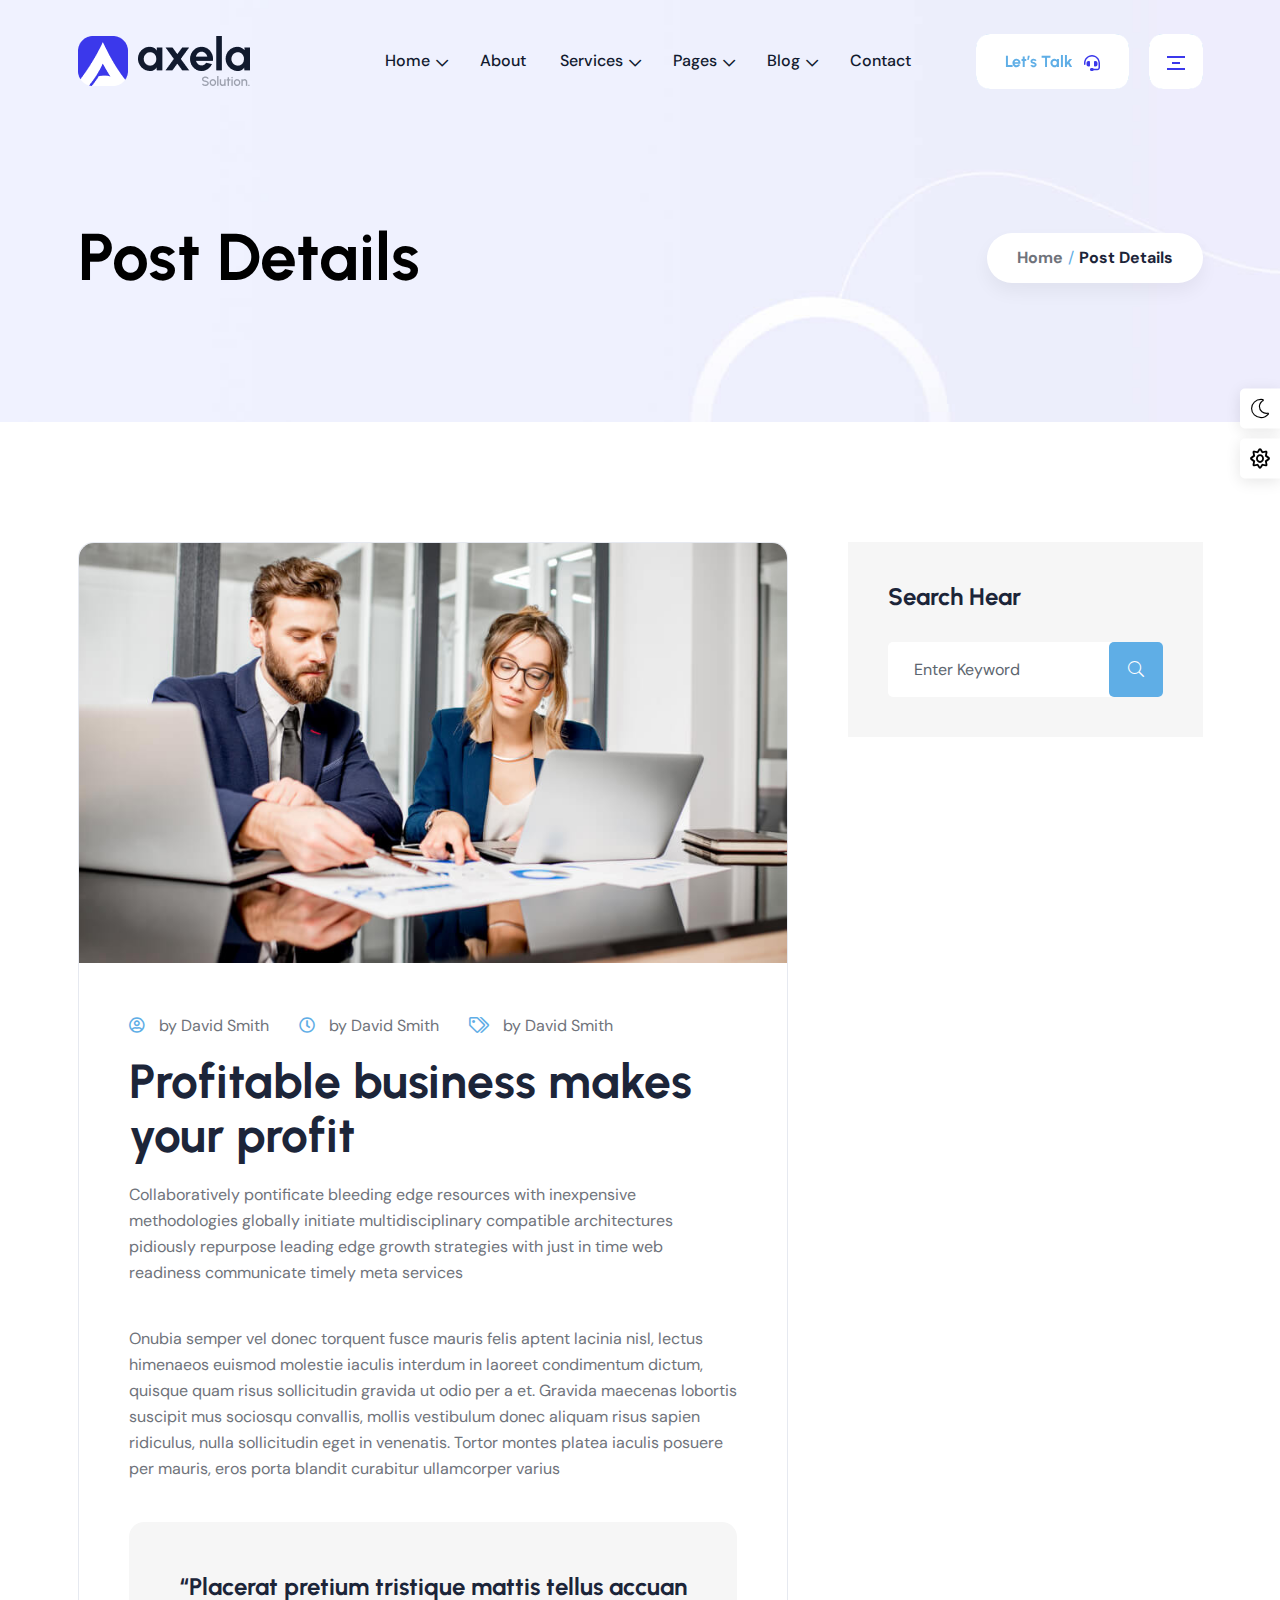
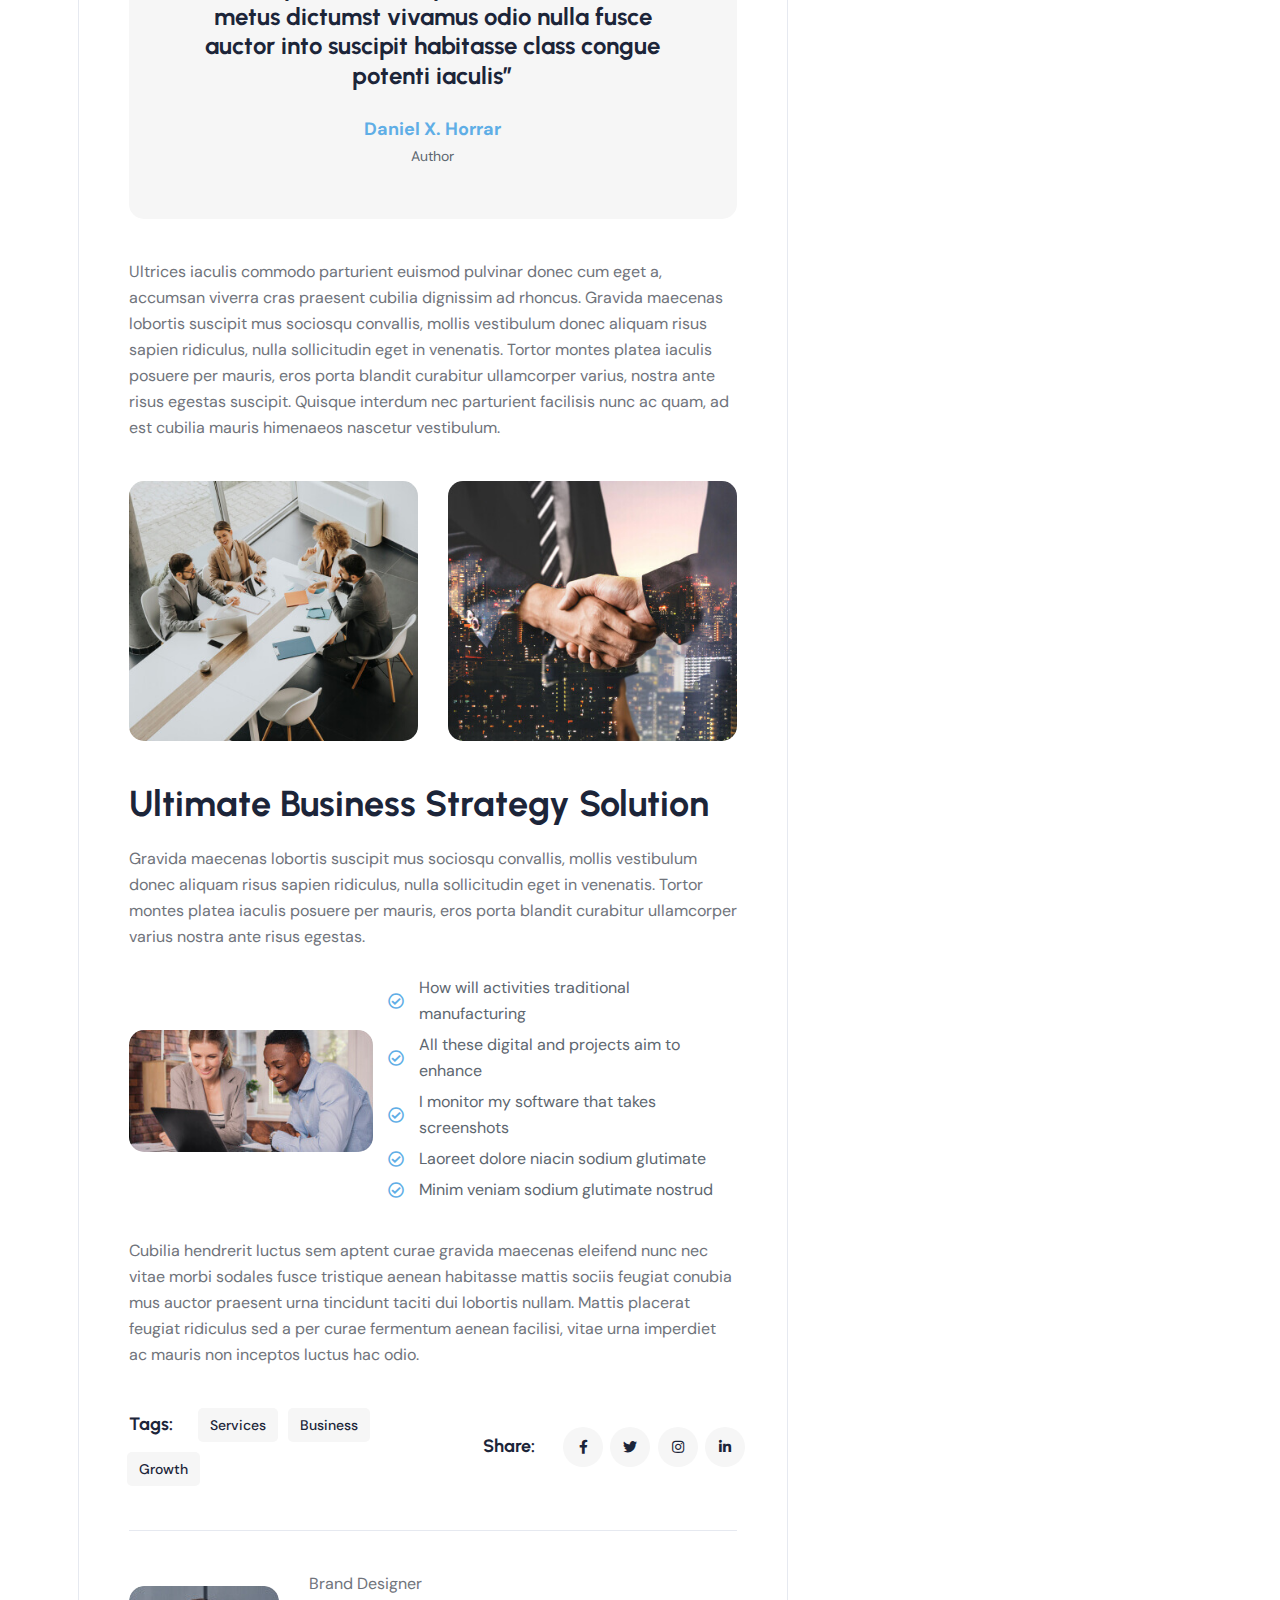
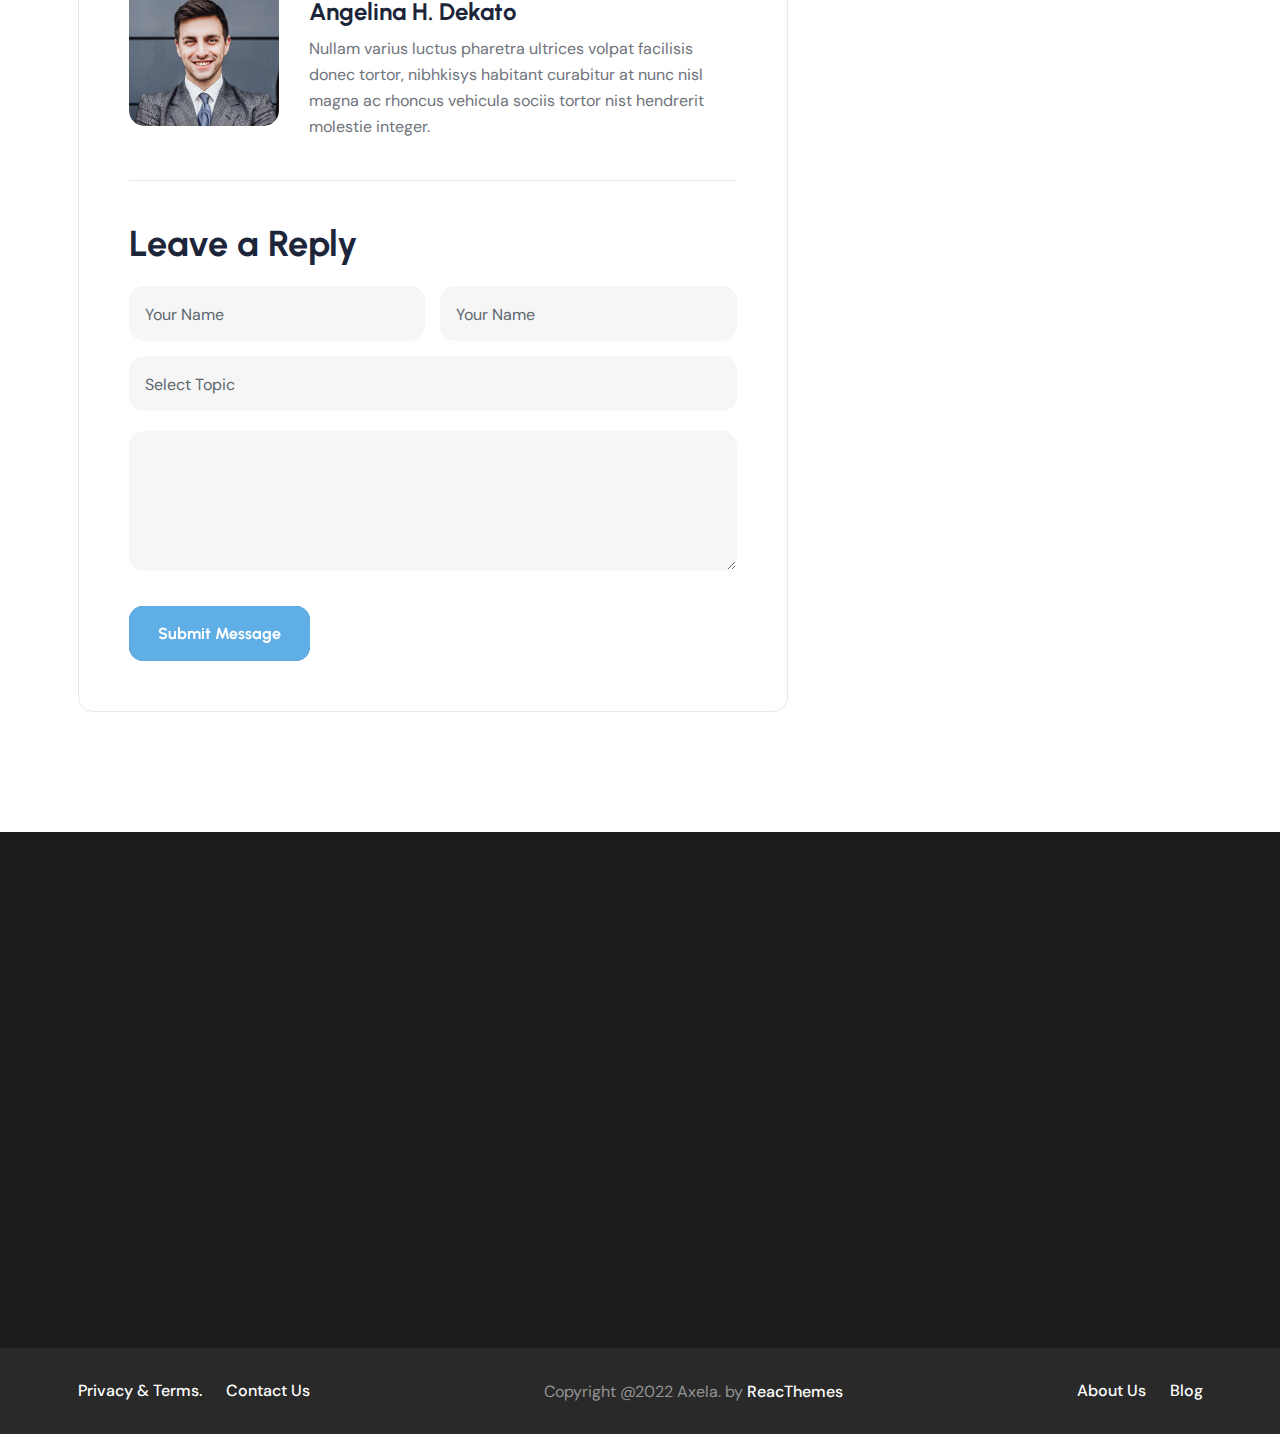
<file: blog-details.html>
<!DOCTYPE html>
<html lang="en">

<head>
    <meta charset="UTF-8">
    <meta http-equiv="X-UA-Compatible" content="IE=edge">
    <meta name="viewport" content="width=device-width, initial-scale=1.0">
    <title>Axela Creative Agenacy & Portfolio HTML Template </title>
    <link rel="shortcut icon" type="image/x-icon" href="assets/images/fav.png">
    <link rel="stylesheet" href="assets/css/plugins/swiper.min.css">
    <link rel="stylesheet" href="assets/css/plugins/fontawesome-5.css">
    <link rel="stylesheet" href="assets/css/plugins/unicons.css">
    <link rel="stylesheet" href="assets/css/plugins/fancybox.min.css">
    <link rel="stylesheet" href="assets/css/plugins/metismenu.css">
    <link rel="stylesheet" href="assets/css/vendor/bootstrap.min.css">
    <link rel="stylesheet" href="assets/css/plugins/hover-revel.css">
    <link rel="stylesheet" href="assets/css/plugins/animate.min.css">
    <link rel="stylesheet" href="assets/css/style.css">
</head>

<body>
    <!-- start header area -->
    <!-- header one -->
    <header class="header-one header--sticky">
        <div class="container">
            <div class="row align-items-center">
                <div class="col-lg-2 col-md-3 col-4">
                    <!-- logo area start -->
                    <a href="index.html" class="thumbnail">
                        <img class="active-light" src="assets/images/logo/logo-1.png" alt="axela-logo">
                        <img class="active-dark" src="assets/images/logo/logo-2.svg" alt="axela-logo">
                    </a>
                    <!-- logo area end -->
                </div>
                <div class="col-lg-7 d-none d-xl-block">
                    <div class="main-header">
                        <nav class="main-nav">
                            <ul class="mainmenu">
                                <li class="has-droupdown">
                                    <a href="#">Home</a>
                                    <ul class="submenu home-mega">
                                        <li class="m-1">
                                            <ul class="multiple">
                                                <li><a class="multi" href="index.html">Creative Agency</a></li>
                                                <li><a class="multi" href="index-two.html">Corporate Agency</a></li>
                                                <li><a class="multi" href="index-three.html">StartUp Agency</a></li>
                                                <li><a class="multi" href="index-four.html">Digital Agency</a></li>
                                                <li><a class="multi" href="index-five.html">Portfolio Agency</a></li>
                                                <li><a class="multi" href="index-six.html">Full Screen Slider</a></li>
                                                <li><a class="multi" href="index-seven.html">Portfolio Showcase</a></li>
                                            </ul>
                                        </li>
                                        <li class="m-1">
                                            <ul class="single">
                                                <li><a class="multi" href="one-page-one.html">Creative OnePage</a></li>
                                                <li><a class="multi" href="one-page-two.html">Corporate OnePage</a></li>
                                                <li><a class="multi" href="one-page-three.html">StartUp OnePage</a></li>
                                                <li><a class="multi" href="one-page-four.html">Digital OnePage</a></li>
                                                <li><a class="multi" href="one-page-five.html">Portfolio OnePage</a></li>
                                            </ul>
                                        </li>
                                    </ul>
                                </li>
                                <li>
                                    <a href="about.html">About</a>
                                </li>
                                <li class="has-droupdown">
                                    <a href="#">Services</a>
                                    <ul class="submenu">
                                        <li><a class="single" href="service.html">Our Services</a></li>
                                        <li><a class="single" href="service-details.html">Service Details</a></li>
                                    </ul>
                                </li>
                                <li class="has-droupdown">
                                    <a href="#">Pages</a>
                                    <ul class="submenu home-mega home-mega2">
                                        <li class="m-1">
                                            <ul class="multiple">
                                                <li><a class="multi" href="appoinment.html">Appoinment</a></li>
                                                <li><a class="multi" href="about.html">About Us</a></li>
                                                <li><a class="multi" href="price-plan.html">Price Plans</a></li>
                                                <li><a class="multi" href="faq.html">FAQ Page</a></li>
                                                <li><a class="multi" href="testimonial.html">Testimonial</a></li>
                                                <li><a class="multi" href="404.html">404 Page</a></li>
                                            </ul>
                                        </li>
                                        <li class="m-1">
                                            <ul class="multiple">
                                                <li><a class="multi" href="portfolio.html">Portfolio Style 1</a></li>
                                                <li><a class="multi" href="portfolio-style-2.html">Portfolio Style 2</a></li>
                                                <li><a class="multi" href="portfolio-style-3.html">Portfolio Style 3</a></li>
                                                <li><a class="multi" href="portfolio-style-4.html">Portfolio Style 4</a></li>
                                                <li><a class="multi" href="portfolio-style-5.html">Portfolio Style 5</a></li>
                                                <li><a class="multi" href="project-details.html">Portfolio Details</a></li>
                                            </ul>
                                        </li>
                                        <li class="m-1">
                                            <ul class="multiple last">
                                                <li><a class="multi" href="team.html">Team Style 1</a></li>
                                                <li><a class="multi" href="team-style-2.html">Team Style 2</a></li>
                                                <li><a class="multi" href="team-style-3.html">Team Style 3</a></li>
                                                <li><a class="multi" href="team-style-4.html">Team Style 4</a></li>
                                                <li><a class="multi" href="team-style-5.html">Team Style 5</a></li>
                                                <li><a class="multi" href="team-details.html">Team Details</a></li>
                                            </ul>
                                        </li>
                                    </ul>
                                </li>
                                <li class="has-droupdown">
                                    <a href="#">Blog</a>
                                    <ul class="submenu">
                                        <li><a class="single" href="blog-list.html">Blog List</a></li>
                                        <li><a class="single" href="blog-grid.html">Blog Grid</a></li>
                                        <li><a class="single" href="blog-details.html">Blog Details</a></li>
                                    </ul>
                                </li>
                                <li>
                                    <a href="contactus.html">Contact</a>
                                </li>
                            </ul>
                        </nav>
                    </div>
                </div>
                <div class="col-xl-3 col-lg-10 col-md-9 col-8">
                    <div class="header-right">
                        <a href="#" class="rts-btn btn-secondary call-btn">Let’s Talk
                            <svg xmlns="http://www.w3.org/2000/svg" width="16" height="16" viewBox="0 0 16 16" fill="none">
                                <path d="M5.96875 7C5.96875 6.46875 5.5 6 4.96875 6H4.5C3.375 6 2.5 6.90625 2.5 8.03125V9.5C2.5 10.625 3.375 11.5 4.5 11.5H5C5.53125 11.5 6 11.0625 6 10.5L5.96875 7ZM8 0C3.5 0 0.125 3.75 0 8V9.25C0 9.6875 0.3125 10 0.71875 10C1.09375 10 1.5 9.6875 1.5 9.25V8C1.5 4.4375 4.40625 1.53125 8 1.53125C11.5625 1.53125 14.5 4.4375 14.5 8V12.5C14.5 13.2188 13.9375 13.75 13.25 13.75H9.78125C9.53125 13.3125 9.03125 13 8.5 13H7.53125C6.8125 13 6.15625 13.5 6 14.2188C5.84375 15.1875 6.5625 16 7.46875 16H8.5C9.03125 16 9.53125 15.7188 9.78125 15.25H13.25C14.75 15.25 16 14.0312 16 12.5V8C15.8438 3.75 12.4688 0 8 0ZM11.5 11.5C12.5938 11.5 13.5 10.625 13.5 9.5V8.03125C13.5 6.90625 12.5938 6 11.5 6H11C10.4375 6 10 6.46875 10 7.03125V10.5C10 11.0625 10.4375 11.5 11 11.5H11.5Z" fill="#3B38EB" />
                            </svg>
                        </a>
                        <a id="menu-btn" href="#" class="rts-btn btn-secondary menu-btn" onclick="event.preventDefault();">
                            <svg xmlns="http://www.w3.org/2000/svg" width="18" height="14" viewBox="0 0 18 14" fill="none">
                                <rect y="12" width="18" height="2" fill="#3B38EB" />
                                <rect x="5" y="6" width="8" height="2" fill="#3B38EB" />
                                <rect width="18" height="2" fill="#3B38EB" />
                            </svg>
                        </a>
                    </div>
                </div>
            </div>
        </div>
    </header>
    <!-- header one End -->
    <!-- ENd Header Area -->
    <div id="side-bar" class="side-bar">
        <button class="close-icon-menu"><i class="far fa-times"></i></button>
        <!-- inner menu area desktop start -->
        <div class="rts-sidebar-menu-desktop">
            <a class="logo-1" href="index.html"><img class="logo" src="assets/images/logo/logo-1.png" alt="axela_logo"></a>
            <a class="logo-2" href="index.html"><img class="normal logo" src="assets/images/logo/logo-2.svg" alt="axela-logo"></a>
            <div class="body d-none d-xl-block">

                <p class="disc">
                    We must explain to you how all seds this mistakens idea and pleasures and account.
                </p>
                <div class="social-wrapper-two">
                    <ul class="social-area">
                        <li data-sal-delay="150" data-sal="slide-up" data-sal-duration="800" class="sal-animate"><a href="#"><i class="fab fa-facebook-f"></i></a></li>
                        <li data-sal-delay="250" data-sal="slide-up" data-sal-duration="800" class="sal-animate"><a href="#"><i class="fab fa-twitter"></i></a></li>
                        <li data-sal-delay="350" data-sal="slide-up" data-sal-duration="800" class="sal-animate"><a href="#"><i class="fab fa-linkedin-in"></i></a></li>
                        <li data-sal-delay="450" data-sal="slide-up" data-sal-duration="800" class="sal-animate"><a href="#"><i class="fab fa-skype"></i></a></li>
                    </ul>
                </div>
                <div class="get-in-touch mt--50">
                    <!-- title -->
                    <div class="h6 title">Get In Touch</div>
                    <!-- title End -->
                    <div class="wrapper">
                        <!-- single -->
                        <div class="single">
                            <i class="fas fa-phone-alt"></i>
                            <a href="#">+8801234566789</a>
                        </div>
                        <!-- single ENd -->
                        <!-- single -->
                        <div class="single">
                            <i class="fas fa-envelope"></i>
                            <a href="#">example@gmail.com</a>
                        </div>
                        <!-- single ENd -->
                        <!-- single -->
                        <div class="single">
                            <i class="fas fa-globe"></i>
                            <a href="#">www.webexample.com</a>
                        </div>
                        <!-- single ENd -->
                        <!-- single -->
                        <div class="single">
                            <i class="fas fa-map-marker-alt"></i>
                            <a href="#">13/A, New Pro State, NYC</a>
                        </div>
                        <!-- single ENd -->
                    </div>
                </div>
            </div>
            <div class="body-mobile d-block d-xl-none">
                <nav class="nav-main mainmenu-nav mt--30">
                    <ul class="mainmenu" id="mobile-menu-active">
                        <li class="has-droupdown">
                            <a href="#">Home</a>
                            <ul class="submenu">
                                <a href="#" class="tag">Multipages</a>
                                <li><a class="mobile-menu-link" href="index.html">Creative Agency</a></li>
                                <li><a class="mobile-menu-link" href="index-two.html">Corporate Agency</a></li>
                                <li><a class="mobile-menu-link" href="index-three.html">StartUp Agency</a></li>
                                <li><a class="mobile-menu-link" href="index-four.html">Digital Agency</a></li>
                                <li><a class="mobile-menu-link" href="index-five.html">Portfolio Agency</a></li>
                                <li><a class="mobile-menu-link" href="index-six.html">Full Screen Slider</a></li>
                                <li><a class="mobile-menu-link" href="index-seven.html">Portfolio Showcase</a></li>
                            </ul>
                            <ul class="submenu">
                                <a href="#" class="tag">Onepages</a>
                                <li><a class="mobile-menu-link" href="one-page-one.html">Creative OnePage</a></li>
                                <li><a class="mobile-menu-link" href="one-page-two.html">Corporate OnePage</a></li>
                                <li><a class="mobile-menu-link" href="one-page-three.html">StartUp OnePage</a></li>
                                <li><a class="mobile-menu-link" href="one-page-four.html">Digital OnePage</a></li>
                                <li><a class="mobile-menu-link" href="one-page-five.html">Portfolio OnePage</a></li>
                            </ul>
                        </li>
                        <li><a href="about.html">About Us</a></li>
                        <li class="has-droupdown">
                            <a href="#">Services</a>
                            <ul class="submenu">
                                <li><a class="mobile-menu-link" href="service.html">Our Services</a></li>
                                <li><a class="mobile-menu-link" href="service-details.html">Service Details</a></li>
                            </ul>
                        </li>
                        <li class="has-droupdown">
                            <a href="#">Pages</a>
                            <ul class="submenu">
                                <li><a class="mobile-menu-link" href="service.html">Services</a></li>
                                <li><a class="mobile-menu-link" href="service-details.html">Service Details</a></li>
                                <li><a class="mobile-menu-link" href="team.html">Team</a></li>
                                <li><a class="mobile-menu-link" href="team-details.html">Team Details</a></li>
                                <li><a class="mobile-menu-link" href="faq.html">FAQ Page</a></li>
                                <li><a class="mobile-menu-link" href="price-plan.html">Price Plan</a></li>
                                <li><a class="mobile-menu-link" href="404.html">404 Page</a></li>
                                <li><a class="mobile-menu-link" href="portfolio.html">Portfolio Style 1</a></li>
                                <li><a class="mobile-menu-link" href="portfolio-style-2.html">Portfolio Style 2</a></li>
                                <li><a class="mobile-menu-link" href="portfolio-style-3.html">Portfolio Style 3</a></li>
                                <li><a class="mobile-menu-link" href="portfolio-style-4.html">Portfolio Style 4</a></li>
                                <li><a class="mobile-menu-link" href="portfolio-style-5.html">Portfolio Style 5</a></li>
                                <li><a class="mobile-menu-link" href="project-details.html">Portfolio Details</a></li>
                                <li><a class="mobile-menu-link" href="team.html">Team Style 1</a></li>
                                <li><a class="mobile-menu-link" href="team-style-2.html">Team Style 2</a></li>
                                <li><a class="mobile-menu-link" href="team-style-3.html">Team Style 3</a></li>
                                <li><a class="mobile-menu-link" href="team-style-4.html">Team Style 4</a></li>
                                <li><a class="mobile-menu-link" href="team-style-5.html">Team Style 5</a></li>
                                <li><a class="mobile-menu-link" href="team-details.html">Team Details</a></li>
                            </ul>
                        </li>
                        <li class="has-droupdown">
                            <a href="#">Blog</a>
                            <ul class="submenu">
                                <li><a class="mobile-menu-link" href="blog-list.html">Blog List</a></li>
                                <li><a class="mobile-menu-link" href="blog-grid.html">Blog Grid</a></li>
                                <li><a class="mobile-menu-link" href="blog-details.html">Blog Details</a></li>
                            </ul>
                        </li>
                        <li>
                            <a href="contactus.html">Contact Us</a>
                        </li>
                    </ul>
                </nav>
                <div class="social-wrapper-two mt--50">
                    <ul class="social-area">
                        <li data-sal-delay="150" data-sal="slide-up" data-sal-duration="800" class="sal-animate"><a href="#"><i class="fab fa-facebook-f"></i></a></li>
                        <li data-sal-delay="250" data-sal="slide-up" data-sal-duration="800" class="sal-animate"><a href="#"><i class="fab fa-twitter"></i></a></li>
                        <li data-sal-delay="350" data-sal="slide-up" data-sal-duration="800" class="sal-animate"><a href="#"><i class="fab fa-linkedin-in"></i></a></li>
                        <li data-sal-delay="450" data-sal="slide-up" data-sal-duration="800" class="sal-animate"><a href="#"><i class="fab fa-skype"></i></a></li>
                    </ul>
                </div>
                <!-- <a href="#" class="rts-btn btn-primary ml--20 ml_sm--5 header-one-btn quote-btnmenu">Get Quote</a> -->
            </div>
        </div>
        <!-- inner menu area desktop End -->
    </div>

    <div id="anywhere-home"></div>

    <!-- start breadcrumb area -->
    <div class="rts-breadcrumb-area breadcrumb-bg bg_image">
        <div class="container">
            <div class="row align-items-center">
                <div class="col-xl-6 col-lg-6 col-md-6 col-sm-12 col-12 breadcrumb-1">
                    <h1 class="title" data-sal-delay="150" data-sal="slide-up" data-sal-duration="800">Post Details</h1>
                </div>
                <div class="col-xl-6 col-lg-6 col-md-6 col-sm-12 col-12">
                    <div class="bread-tag">
                        <a href="index.html" data-sal-delay="250" data-sal="slide-up" data-sal-duration="800">Home</a>
                        <span> / </span>
                        <a href="#" class="active" data-sal-delay="450" data-sal="slide-up" data-sal-duration="800">Post Details</a>
                    </div>
                </div>
            </div>
        </div>
    </div>
    <!-- end breadcrumb area -->

    <!-- rts blog mlist area -->
    <div class="rts-blog-list-area rts-section-gap">
        <div class="container">
            <div class="row g-5">
                <!-- rts blo post area -->
                <div class="col-xl-8 col-md-12 col-sm-12 col-12">
                    <!-- single post -->
                    <div class="blog-single-post-listing details mb--0">
                        <div class="thumbnail">
                            <img src="assets/images/blog/blog-lg-5.jpg" alt="Business-Blog">
                        </div>
                        <div class="blog-listing-content">
                            <div class="user-info">
                                <!-- single info -->
                                <div class="single">
                                    <i class="far fa-user-circle"></i>
                                    <span>by David Smith</span>
                                </div>
                                <!-- single infoe end -->
                                <!-- single info -->
                                <div class="single">
                                    <i class="far fa-clock"></i>
                                    <span>by David Smith</span>
                                </div>
                                <!-- single infoe end -->
                                <!-- single info -->
                                <div class="single">
                                    <i class="far fa-tags"></i>
                                    <span>by David Smith</span>
                                </div>
                                <!-- single infoe end -->
                            </div>
                            <h3 class="title">Profitable business makes your profit</h3>
                            <p class="disc para-1">
                                Collaboratively pontificate bleeding edge resources with inexpensive methodologies
                                globally initiate multidisciplinary compatible architectures pidiously repurpose leading
                                edge growth strategies with just in time web readiness communicate timely meta services
                            </p>
                            <p class="disc">
                                Onubia semper vel donec torquent fusce mauris felis aptent lacinia nisl, lectus
                                himenaeos euismod molestie iaculis interdum in laoreet condimentum dictum, quisque quam
                                risus sollicitudin gravida ut odio per a et. Gravida maecenas lobortis suscipit mus
                                sociosqu convallis, mollis vestibulum donec aliquam risus sapien ridiculus, nulla
                                sollicitudin eget in venenatis. Tortor montes platea iaculis posuere per mauris, eros
                                porta blandit curabitur ullamcorper varius
                            </p>
                            <!-- quote area start -->
                            <div class="rts-quote-area text-center">
                                <h5 class="title">“Placerat pretium tristique mattis tellus accuan metus dictumst
                                    vivamus odio nulla fusce auctor into suscipit habitasse class congue potenti
                                    iaculis”</h5>
                                <a href="#" class="name">Daniel X. Horrar</a>
                                <span>Author</span>
                            </div>
                            <!-- quote area end -->

                            <p class="disc">
                                Ultrices iaculis commodo parturient euismod pulvinar donec cum eget a, accumsan viverra
                                cras praesent cubilia dignissim ad rhoncus. Gravida maecenas lobortis suscipit mus
                                sociosqu convallis, mollis vestibulum donec aliquam risus sapien ridiculus, nulla
                                sollicitudin eget in venenatis. Tortor montes platea iaculis posuere per mauris, eros
                                porta blandit curabitur ullamcorper varius, nostra ante risus egestas suscipit. Quisque
                                interdum nec parturient facilisis nunc ac quam, ad est cubilia mauris himenaeos nascetur
                                vestibulum.
                            </p>

                            <div class="row g-5">
                                <div class="col-lg-6 col-md-6">
                                    <div class="thumbnail details">
                                        <img src="assets/images/blog/details/01.jpg" alt="finbiz_buseness">
                                    </div>
                                </div>
                                <div class="col-lg-6 col-md-6">
                                    <div class="thumbnail details">
                                        <img src="assets/images/blog/details/02.jpg" alt="finbiz_buseness">
                                    </div>
                                </div>
                            </div>

                            <h4 class="title mt--40 mt_sm--20">Ultimate Business Strategy Solution</h4>
                            <p class="disc mb--25">
                                Gravida maecenas lobortis suscipit mus sociosqu convallis, mollis vestibulum donec
                                aliquam risus sapien ridiculus, nulla sollicitudin eget in venenatis. Tortor montes
                                platea iaculis posuere per mauris, eros porta blandit curabitur ullamcorper varius
                                nostra ante risus egestas.
                            </p>
                            <div class="row align-items-center">
                                <div class="col-lg-5">
                                    <div class="thumbnail details mb_sm--15"><img src="assets/images/blog/details/03.jpg" alt="finbiz_buseness">
                                    </div>
                                </div>
                                <div class="col-lg-7">
                                    <div class="check-area-details">
                                        <!-- single check -->
                                        <div class="single-check">
                                            <i class="far fa-check-circle"></i>
                                            <span>How will activities traditional manufacturing</span>
                                        </div>
                                        <!-- single check End -->
                                        <!-- single check -->
                                        <div class="single-check">
                                            <i class="far fa-check-circle"></i>
                                            <span>All these digital and projects aim to enhance</span>
                                        </div>
                                        <!-- single check End -->
                                        <!-- single check -->
                                        <div class="single-check">
                                            <i class="far fa-check-circle"></i>
                                            <span>I monitor my software that takes screenshots</span>
                                        </div>
                                        <!-- single check End -->
                                        <!-- single check -->
                                        <div class="single-check">
                                            <i class="far fa-check-circle"></i>
                                            <span>Laoreet dolore niacin sodium glutimate
                                            </span>
                                        </div>
                                        <!-- single check End -->
                                        <!-- single check -->
                                        <div class="single-check">
                                            <i class="far fa-check-circle"></i>
                                            <span>Minim veniam sodium glutimate nostrud</span>
                                        </div>
                                        <!-- single check End -->
                                    </div>
                                </div>
                            </div>
                            <p class="disc mt--30">
                                Cubilia hendrerit luctus sem aptent curae gravida maecenas eleifend nunc nec vitae morbi
                                sodales fusce tristique aenean habitasse mattis sociis feugiat conubia mus auctor
                                praesent urna tincidunt taciti dui lobortis nullam. Mattis placerat feugiat ridiculus
                                sed a per curae fermentum aenean facilisi, vitae urna imperdiet ac mauris non inceptos
                                luctus hac odio.
                            </p>
                            <div class="row  align-items-center">
                                <div class="col-lg-6 col-md-12">
                                    <!-- tags details -->
                                    <div class="details-tag">
                                        <h6>Tags:</h6>
                                        <button>Services</button>
                                        <button>Business</button>
                                        <button>Growth</button>
                                    </div>
                                    <!-- tags details End -->
                                </div>
                                <div class="col-lg-6 col-md-12">
                                    <div class="details-share">
                                        <h6>Share:</h6>
                                        <button><i class="fab fa-facebook-f"></i></button>
                                        <button><i class="fab fa-twitter"></i></button>
                                        <button><i class="fab fa-instagram"></i></button>
                                        <button><i class="fab fa-linkedin-in"></i></button>
                                    </div>
                                </div>
                            </div>
                            <div class="author-area">
                                <div class="thumbnail details mb_sm--15">
                                    <img src="assets/images/blog/details/author.jpg" alt="finbiz_buseness">
                                </div>
                                <div class="author-details team">
                                    <span>Brand Designer</span>
                                    <h5>Angelina H. Dekato</h5>
                                    <p class="disc">
                                        Nullam varius luctus pharetra ultrices volpat facilisis donec tortor, nibhkisys
                                        habitant curabitur at nunc nisl magna ac rhoncus vehicula sociis tortor nist
                                        hendrerit molestie integer.
                                    </p>
                                </div>
                            </div>
                            <div class="replay-area-details">
                                <h4 class="title">Leave a Reply</h4>
                                <form action="#">
                                    <div class="row g-4">
                                        <div class="col-lg-6">
                                            <input type="text" placeholder="Your Name">
                                        </div>
                                        <div class="col-lg-6">
                                            <input type="text" placeholder="Your Name">
                                        </div>
                                        <div class="col-12">
                                            <input type="text" placeholder="Select Topic">
                                            <textarea></textarea>
                                        </div>
                                    </div>
                                </form>
                            </div>
                            <a class="rts-btn btn-primary" href="#">Submit Message</a>
                        </div>
                    </div>
                    <!-- single post End-->
                </div>
                <!-- rts-blog post end area -->
                <!--rts blog wizered area -->
                <div class="col-xl-4 col-md-12 col-sm-12 col-12">
                    <!-- single wizered start -->
                    <div class="rts-single-wized search" data-sal-delay="150" data-sal="slide-up" data-sal-duration="800">
                        <div class="wized-header">
                            <h5 class="title">
                                Search Hear
                            </h5>
                        </div>
                        <div class="wized-body">
                            <div class="rts-search-wrapper">
                                <input class="Search" type="text" placeholder="Enter Keyword">
                                <button><i class="fal fa-search"></i></button>
                            </div>
                        </div>
                    </div>
                    <!-- single wizered End -->
                    <!-- single wizered start -->
                    <div class="rts-single-wized Categories" data-sal-delay="150" data-sal="slide-up" data-sal-duration="800">
                        <div class="wized-header">
                            <h5 class="title">
                                Categories
                            </h5>
                        </div>
                        <div class="wized-body">
                            <!-- single categoris -->
                            <ul class="single-categories">
                                <li><a href="#">Business Solution <i class="far fa-long-arrow-right"></i></a></li>
                            </ul>
                            <!-- single categoris End -->
                            <!-- single categoris -->
                            <ul class="single-categories">
                                <li><a href="#">Strategy Growth<i class="far fa-long-arrow-right"></i></a></li>
                            </ul>
                            <!-- single categoris End -->
                            <!-- single categoris -->
                            <ul class="single-categories">
                                <li><a href="#">Finance Solution<i class="far fa-long-arrow-right"></i></a></li>
                            </ul>
                            <!-- single categoris End -->
                            <!-- single categoris -->
                            <ul class="single-categories">
                                <li><a href="#">Investment Policy<i class="far fa-long-arrow-right"></i></a></li>
                            </ul>
                            <!-- single categoris End -->
                            <!-- single categoris -->
                            <ul class="single-categories">
                                <li><a href="#">Tax Managment<i class="far fa-long-arrow-right"></i></a></li>
                            </ul>
                            <!-- single categoris End -->
                        </div>
                    </div>
                    <!-- single wizered End -->
                    <!-- single wizered start -->
                    <div class="rts-single-wized Recent-post" data-sal-delay="150" data-sal="slide-up" data-sal-duration="800">
                        <div class="wized-header">
                            <h5 class="title">
                                Recent Posts
                            </h5>
                        </div>
                        <div class="wized-body">
                            <!-- recent-post -->
                            <div class="recent-post-single">
                                <div class="thumbnail">
                                    <a href="#"><img src="assets/images/blog/details/recent-post/01.png" alt="Blog_post"></a>
                                </div>
                                <div class="content-area">
                                    <div class="user">
                                        <i class="fal fa-clock"></i>
                                        <span>15 Jan, 2023</span>
                                    </div>
                                    <a class="post-title" href="#">
                                        <h6 class="title">We would love to share a similar experience</h6>
                                    </a>
                                </div>
                            </div>
                            <!-- recent-post End -->
                            <!-- recent-post -->
                            <div class="recent-post-single">
                                <div class="thumbnail">
                                    <a href="#"><img src="assets/images/blog/details/recent-post/02.png" alt="Blog_post"></a>
                                </div>
                                <div class="content-area">
                                    <div class="user">
                                        <i class="fal fa-clock"></i>
                                        <span>15 Jan, 2023</span>
                                    </div>
                                    <a class="post-title" href="#">
                                        <h6 class="title">We would love to share a similar experience</h6>
                                    </a>
                                </div>
                            </div>
                            <!-- recent-post End -->
                            <!-- recent-post -->
                            <div class="recent-post-single">
                                <div class="thumbnail">
                                    <a href="#"><img src="assets/images/blog/details/recent-post/03.png" alt="Blog_post"></a>
                                </div>
                                <div class="content-area">
                                    <div class="user">
                                        <i class="fal fa-clock"></i>
                                        <span>15 Jan, 2023</span>
                                    </div>
                                    <a class="post-title" href="#">
                                        <h6 class="title">We would love to share a similar experience</h6>
                                    </a>
                                </div>
                            </div>
                            <!-- recent-post End -->
                            <!-- recent-post -->
                            <div class="recent-post-single">
                                <div class="thumbnail">
                                    <a href="#"><img src="assets/images/blog/details/recent-post/04.png" alt="Blog_post"></a>
                                </div>
                                <div class="content-area">
                                    <div class="user">
                                        <i class="fal fa-clock"></i>
                                        <span>15 Jan, 2023</span>
                                    </div>
                                    <a class="post-title" href="#">
                                        <h6 class="title">We would love to share a similar experience</h6>
                                    </a>
                                </div>
                            </div>
                            <!-- recent-post End -->
                        </div>
                    </div>
                    <!-- single wizered End -->
                    <!-- single wizered start -->
                    <div class="rts-single-wized Recent-post" data-sal-delay="150" data-sal="slide-up" data-sal-duration="800">
                        <div class="wized-header">
                            <h5 class="title">
                                Gallery Posts
                            </h5>
                        </div>
                        <div class="wized-body">
                            <div class="gallery-inner">
                                <div class="row-1 single-row">
                                    <a href="#"><img src="assets/images/blog/details/gallery/01.png" alt="Gallery"></a>
                                    <a href="#"><img src="assets/images/blog/details/gallery/02.png" alt="Gallery"></a>
                                    <a href="#"><img src="assets/images/blog/details/gallery/03.png" alt="Gallery"></a>
                                </div>
                                <div class="row-2 single-row">
                                    <a href="#"><img src="assets/images/blog/details/gallery/04.png" alt="Gallery"></a>
                                    <a href="#"><img src="assets/images/blog/details/gallery/05.png" alt="Gallery"></a>
                                    <a href="#"><img src="assets/images/blog/details/gallery/06.png" alt="Gallery"></a>
                                </div>
                            </div>
                        </div>
                    </div>
                    <!-- single wizered End -->
                    <!-- single wizered start -->
                    <div class="rts-single-wized" data-sal-delay="150" data-sal="slide-up" data-sal-duration="800">
                        <div class="wized-header">
                            <h5 class="title">
                                Popular Tags
                            </h5>
                        </div>
                        <div class="wized-body">
                            <div class="tags-wrapper">
                                <a href="#">Services</a>
                                <a href="#">Business</a>
                                <a href="#">Growth</a>
                                <a href="#">Finance</a>
                                <a href="#">UI/UX Design</a>
                                <a href="#">Solution</a>
                                <a href="#">Speed</a>
                                <a href="#">Strategy</a>
                                <a href="#">Technology</a>
                            </div>
                        </div>
                    </div>
                    <!-- single wizered End -->
                    <!-- single wizered start -->
                    <div class="rts-single-wized contact" data-sal-delay="150" data-sal="slide-up" data-sal-duration="800">
                        <div class="wized-header">
                            <a href="#"><img src="assets/images/logo/logo-2.svg" alt="Business_logo"></a>
                        </div>
                        <div class="wized-body">
                            <h5 class="title">Need Help? We Are Here
                                To Help You</h5>
                            <a class="rts-btn btn-primary" href="contactus.html">Contact Us</a>
                        </div>
                    </div>
                    <!-- single wizered End -->
                </div>
                <!-- rts- blog wizered end area -->
            </div>
        </div>
    </div>
    <!-- rts blog mlist area End -->

    <!-- start header area -->
    <!-- footer area start -->
    <div class="rts-footer-area-one rts-section-gap footer-one-bg">
        <div class="container">
            <div class="row">
                <div class="bg-footer-one-shape">
                    <div class="wrapper">
                        <img class="footer_shape small" src="assets/images/footer/01.png" alt="Footer_bg" data-sal-delay="150" data-sal="zoom-in" data-sal-duration="800">
                        <img class="footer_shape large" src="assets/images/footer/02.png" alt="Footer_bg" data-sal-delay="150" data-sal="zoom-in" data-sal-duration="800">
                    </div>
                </div>
                <div class="col-lg-4">
                    <div class="footer-one-left">
                        <a class="logo" href="#">
                            <img src="assets/images/logo/logo-2.svg" alt="Logo_image" data-sal-delay="150" data-sal="slide-up" data-sal-duration="800">
                        </a>
                        <p class="disc" data-sal-delay="250" data-sal="slide-up" data-sal-duration="800">
                            Tempus nula rhoncus euismod curae masa cras justo, quisque semper molestie primis porttitor mus tempor dapibus
                        </p>
                        <ul class="social-area">
                            <li data-sal-delay="150" data-sal="slide-up" data-sal-duration="800"><a href="#"><i class="fab fa-facebook-f"></i></a></li>
                            <li data-sal-delay="250" data-sal="slide-up" data-sal-duration="800"><a href="#"><i class="fab fa-twitter"></i></a></li>
                            <li data-sal-delay="350" data-sal="slide-up" data-sal-duration="800"><a href="#"><i class="fab fa-linkedin-in"></i></a></li>
                            <li data-sal-delay="450" data-sal="slide-up" data-sal-duration="800"><a href="#"><i class="fab fa-skype"></i></a></li>
                        </ul>
                    </div>
                </div>
                <div class="col-lg-8">
                    <div class="footer-right-one">
                        <div class="single-wized-footer">
                            <h5 class="title-heading" data-sal-delay="150" data-sal="slide-up" data-sal-duration="800">
                                Services
                            </h5>
                            <ul class="list">
                                <li data-sal-delay="150" data-sal="slide-up" data-sal-duration="800"><a href="service-details.html">Branding Design</a></li>
                                <li data-sal-delay="250" data-sal="slide-up" data-sal-duration="800"><a href="service-details.html">Website Development</a></li>
                                <li data-sal-delay="350" data-sal="slide-up" data-sal-duration="800"><a href="service-details.html">App Design</a></li>
                                <li data-sal-delay="450" data-sal="slide-up" data-sal-duration="800"><a href="service-details.html">Digital Marketing</a></li>
                                <li data-sal-delay="550" data-sal="slide-up" data-sal-duration="800"><a href="service-details.html">Product Development</a></li>
                            </ul>
                        </div>
                        <div class="single-wized-footer">
                            <h5 class="title-heading" data-sal-delay="150" data-sal="slide-up" data-sal-duration="800">
                                Resourses
                            </h5>
                            <ul class="list">
                                <li data-sal-delay="150" data-sal="slide-up" data-sal-duration="800"><a href="blog-list.html">Blog</a></li>
                                <li data-sal-delay="250" data-sal="slide-up" data-sal-duration="800"><a href="portfolio.html">Case Study</a></li>
                                <li data-sal-delay="350" data-sal="slide-up" data-sal-duration="800"><a href="portfolio.html">Portfolio</a></li>
                                <li data-sal-delay="450" data-sal="slide-up" data-sal-duration="800"><a href="team.html">Team pages</a></li>
                            </ul>
                        </div>
                        <div class="single-wized-footer">
                            <h5 class="title-heading" data-sal-delay="150" data-sal="slide-up" data-sal-duration="800">
                                Support
                            </h5>
                            <ul class="list">
                                <li data-sal-delay="150" data-sal="slide-up" data-sal-duration="800"><a href="contactus.html">Contact</a></li>
                                <li data-sal-delay="250" data-sal="slide-up" data-sal-duration="800"><a href="#">Privacy Policy</a></li>
                                <li data-sal-delay="350" data-sal="slide-up" data-sal-duration="800"><a href="#">Terms of Use</a></li>
                            </ul>
                        </div>
                    </div>
                </div>
            </div>
        </div>
    </div>
    <!-- footer area end -->

    <!-- rts-copyright-area -->
    <div class="rts-copyright-area ptb--30 ptb_sm--15">
        <div class="container">
            <div class="row">
                <div class="col-12">
                    <div class="copyu-right-wrapper">
                        <div class="left single">
                            <a href="#">Privacy & Terms.</a>
                            <a href="contactus.html" class="ml--20">Contact Us</a>
                        </div>
                        <div class="left single">
                            <p>Copyright @2022 Axela. by <a href="https://themeforest.net/user/reacthemes/portfolio">ReacThemes</a></p>
                        </div>
                        <div class="left single">
                            <a href="about.html">About Us</a>
                            <a href="blog-list.html" class="ml--20">Blog</a>
                        </div>
                    </div>
                </div>
            </div>
        </div>
    </div>
    <!-- rts-copyright-area ENd -->
    <!-- ENd Header Area -->

    <div class="modal-sidebar-scroll rts-dark-light">
        <ul>
            <li><span>Dark</span><i class="rts-go-dark fal fa-moon"></i></li>
            <li><span>Light</span><i class="rts-go-light far fa-sun"></i></li>
        </ul>
    </div>


    <div class="loader-wrapper">
        <div class="loader">
        </div>
        <div class="loader-section section-left"></div>
        <div class="loader-section section-right"></div>
    </div>


    <div class="progress-wrap">
        <svg class="progress-circle svg-content" width="100%" height="100%" viewBox="-1 -1 102 102">
            <path d="M50,1 a49,49 0 0,1 0,98 a49,49 0 0,1 0,-98" style="transition: stroke-dashoffset 10ms linear 0s; stroke-dasharray: 307.919, 307.919; stroke-dashoffset: 307.919;"></path>
        </svg>
    </div>


    <!-- scripts start form hear -->
    <script src="assets/js/vendor/jquery.min.js"></script>
    <script src="assets/js/vendor/jqueryui.js"></script>
    <script src="assets/js/vendor/waypoint.js"></script>
    <script src="assets/js/plugins/swiper.js"></script>
    <script src="assets/js/plugins/counterup.js"></script>
    <script src="assets/js/plugins/sal.min.js"></script>
    <script src="assets/js/plugins/fancybox.js"></script>
    <script src="assets/js/plugins/metismenu.js"></script>
    <script src="assets/js/plugins/marquery.js"></script>
    <script src="assets/js/vendor/bootstrap.min.js"></script>
    <script src="assets/js/vendor/waw.js"></script>


    <script src="assets/js/plugins/hover-revel.js"></script>
    <script src="assets/js/plugins/twinmax.js"></script>


    <script src="assets/js/plugins/contact.form.js"></script>


    <!-- main Js -->
    <script src="assets/js/main.js"></script>
    <!-- scripts end form hear -->
</body>

</html>
</file>
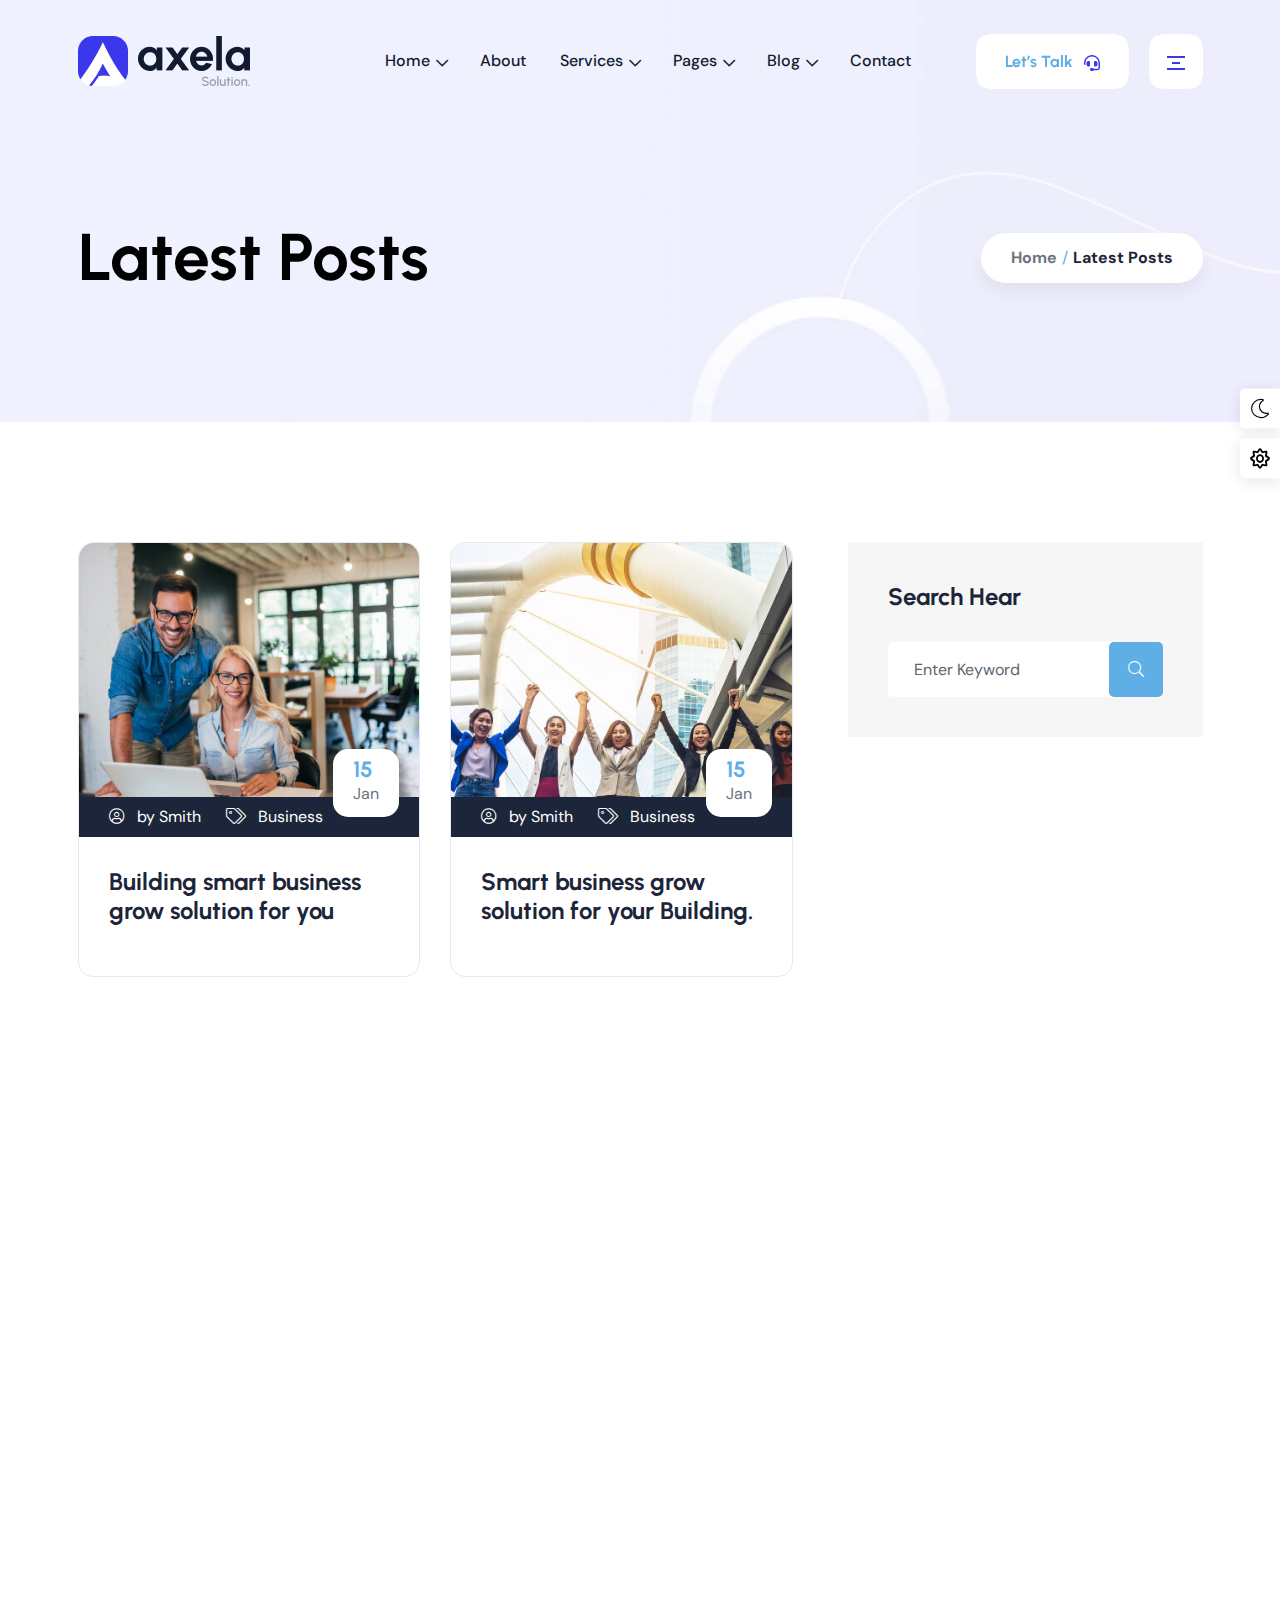
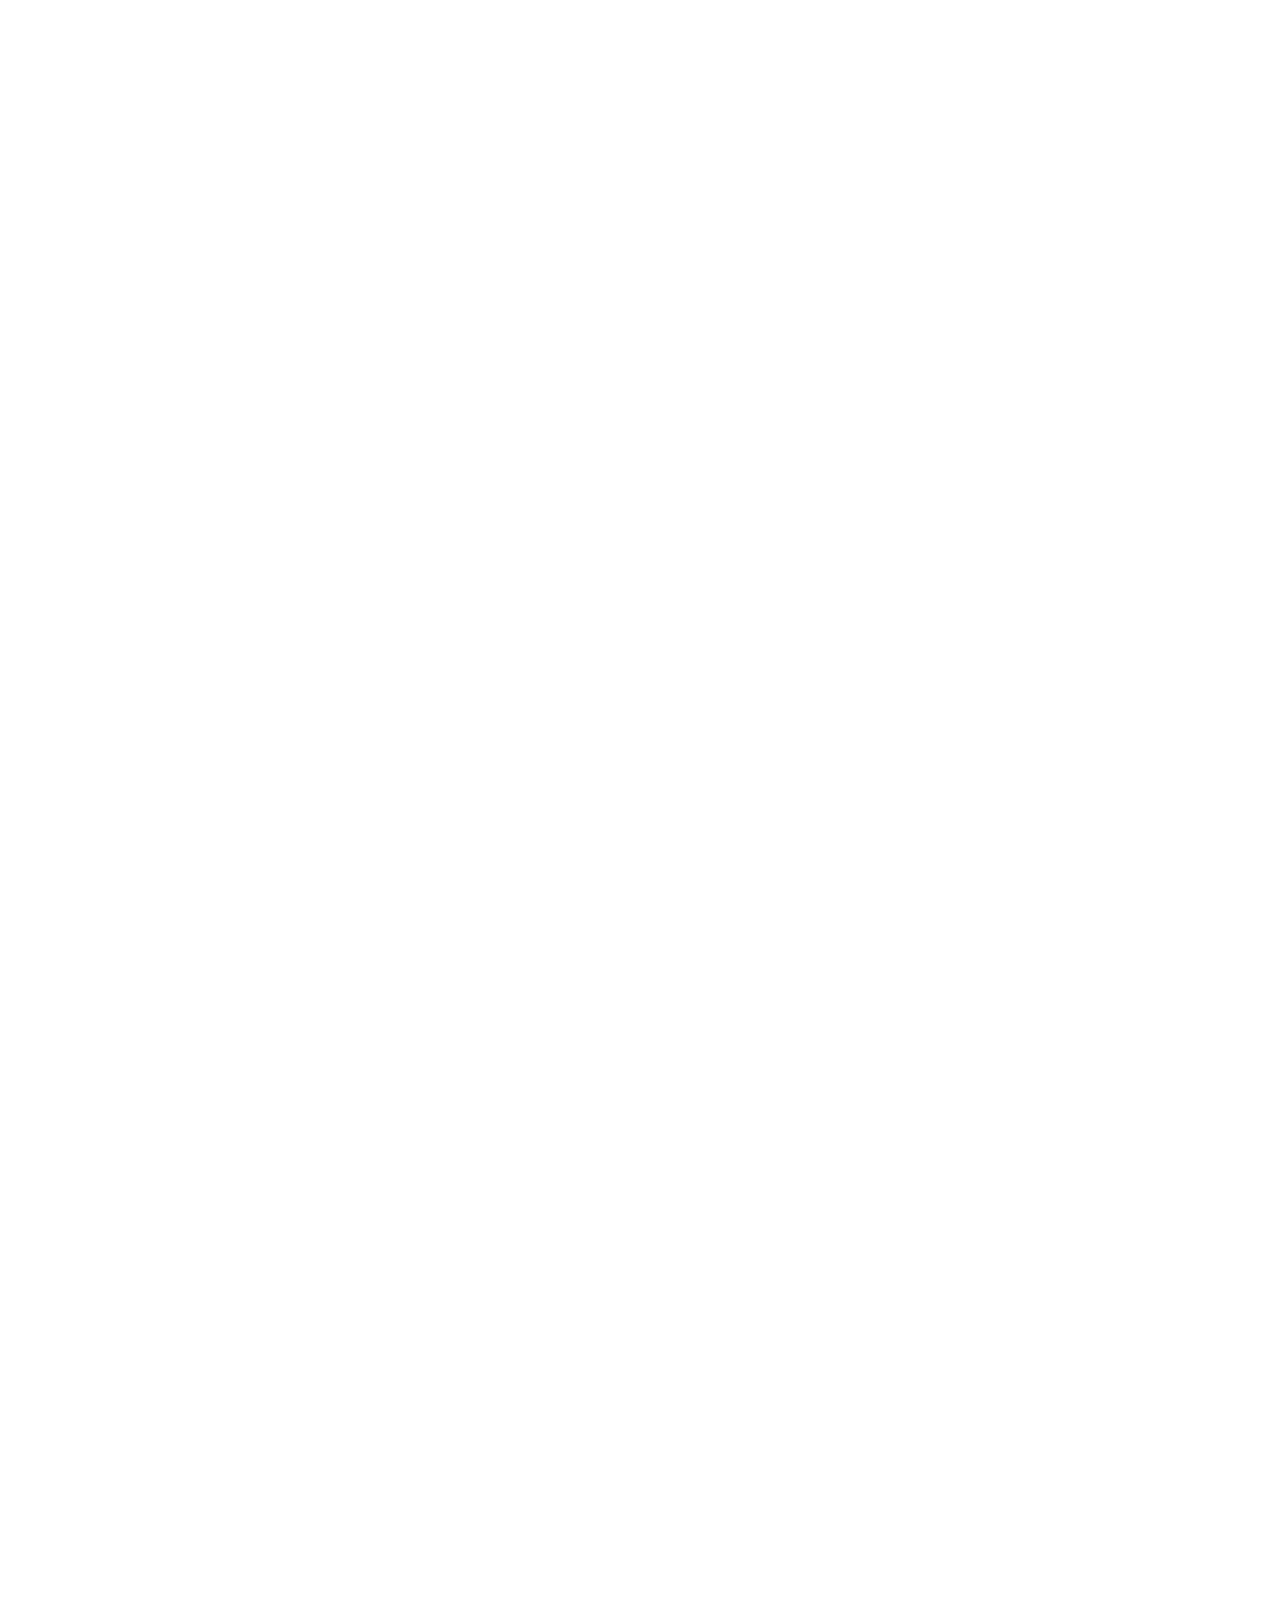
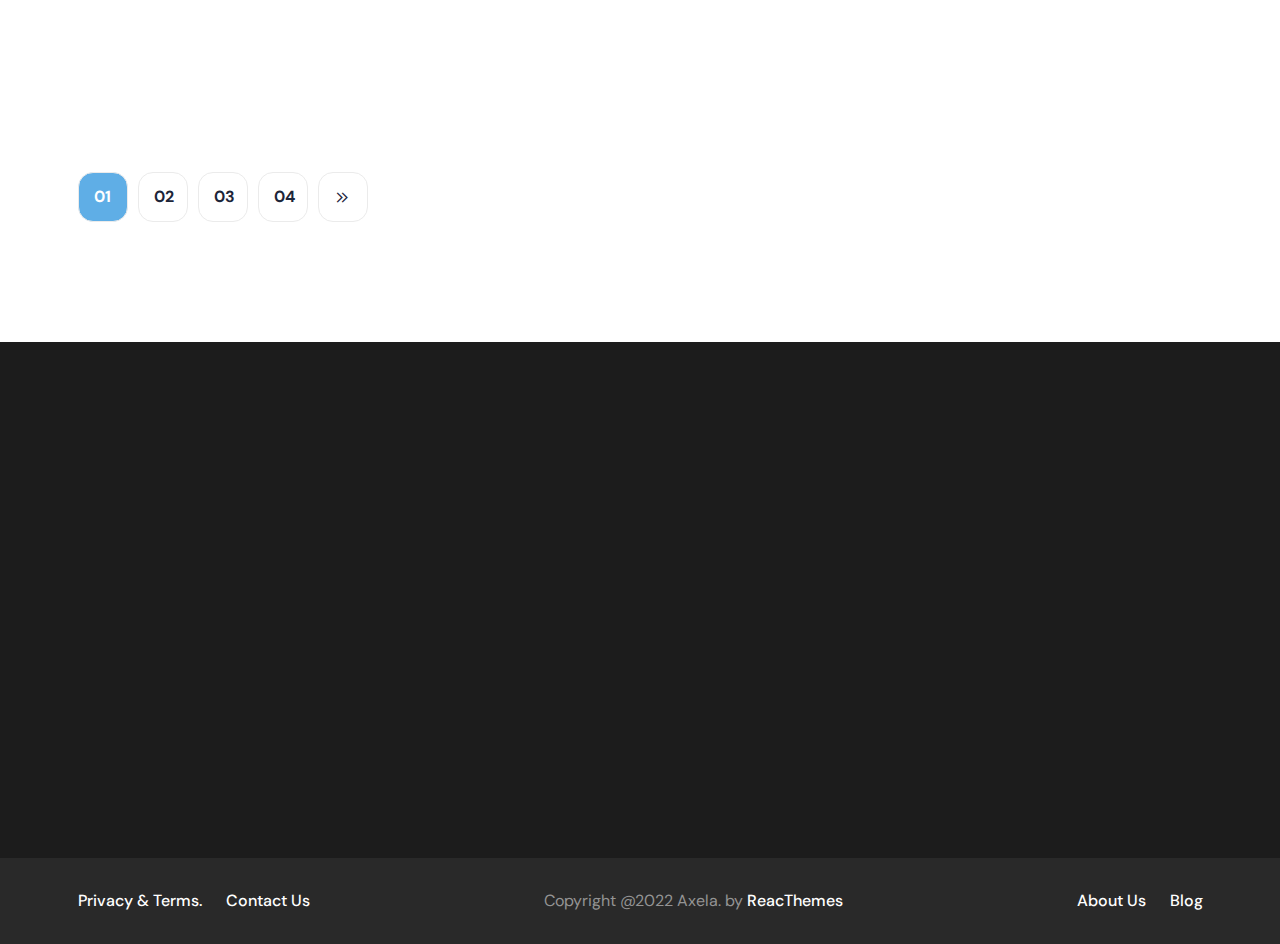
<file: blog-grid.html>
<!DOCTYPE html>
<html lang="en">

<head>
    <meta charset="UTF-8">
    <meta http-equiv="X-UA-Compatible" content="IE=edge">
    <meta name="viewport" content="width=device-width, initial-scale=1.0">
    <title>Axela Creative Agenacy & Portfolio HTML Template </title>
    <link rel="shortcut icon" type="image/x-icon" href="assets/images/fav.png">
    <link rel="stylesheet" href="assets/css/plugins/swiper.min.css">
    <link rel="stylesheet" href="assets/css/plugins/fontawesome-5.css">
    <link rel="stylesheet" href="assets/css/plugins/unicons.css">
    <link rel="stylesheet" href="assets/css/plugins/fancybox.min.css">
    <link rel="stylesheet" href="assets/css/plugins/metismenu.css">
    <link rel="stylesheet" href="assets/css/vendor/bootstrap.min.css">
    <link rel="stylesheet" href="assets/css/plugins/hover-revel.css">
    <link rel="stylesheet" href="assets/css/plugins/animate.min.css">
    <link rel="stylesheet" href="assets/css/style.css">
</head>

<body>
    <!-- start header area -->
    <!-- header one -->
    <header class="header-one header--sticky">
        <div class="container">
            <div class="row align-items-center">
                <div class="col-lg-2 col-md-3 col-4">
                    <!-- logo area start -->
                    <a href="index.html" class="thumbnail">
                        <img class="active-light" src="assets/images/logo/logo-1.png" alt="axela-logo">
                        <img class="active-dark" src="assets/images/logo/logo-2.svg" alt="axela-logo">
                    </a>
                    <!-- logo area end -->
                </div>
                <div class="col-lg-7 d-none d-xl-block">
                    <div class="main-header">
                        <nav class="main-nav">
                            <ul class="mainmenu">
                                <li class="has-droupdown">
                                    <a href="#">Home</a>
                                    <ul class="submenu home-mega">
                                        <li class="m-1">
                                            <ul class="multiple">
                                                <li><a class="multi" href="index.html">Creative Agency</a></li>
                                                <li><a class="multi" href="index-two.html">Corporate Agency</a></li>
                                                <li><a class="multi" href="index-three.html">StartUp Agency</a></li>
                                                <li><a class="multi" href="index-four.html">Digital Agency</a></li>
                                                <li><a class="multi" href="index-five.html">Portfolio Agency</a></li>
                                                <li><a class="multi" href="index-six.html">Full Screen Slider</a></li>
                                                <li><a class="multi" href="index-seven.html">Portfolio Showcase</a></li>
                                            </ul>
                                        </li>
                                        <li class="m-1">
                                            <ul class="single">
                                                <li><a class="multi" href="one-page-one.html">Creative OnePage</a></li>
                                                <li><a class="multi" href="one-page-two.html">Corporate OnePage</a></li>
                                                <li><a class="multi" href="one-page-three.html">StartUp OnePage</a></li>
                                                <li><a class="multi" href="one-page-four.html">Digital OnePage</a></li>
                                                <li><a class="multi" href="one-page-five.html">Portfolio OnePage</a></li>
                                            </ul>
                                        </li>
                                    </ul>
                                </li>
                                <li>
                                    <a href="about.html">About</a>
                                </li>
                                <li class="has-droupdown">
                                    <a href="#">Services</a>
                                    <ul class="submenu">
                                        <li><a class="single" href="service.html">Our Services</a></li>
                                        <li><a class="single" href="service-details.html">Service Details</a></li>
                                    </ul>
                                </li>
                                <li class="has-droupdown">
                                    <a href="#">Pages</a>
                                    <ul class="submenu home-mega home-mega2">
                                        <li class="m-1">
                                            <ul class="multiple">
                                                <li><a class="multi" href="appoinment.html">Appoinment</a></li>
                                                <li><a class="multi" href="about.html">About Us</a></li>
                                                <li><a class="multi" href="price-plan.html">Price Plans</a></li>
                                                <li><a class="multi" href="faq.html">FAQ Page</a></li>
                                                <li><a class="multi" href="testimonial.html">Testimonial</a></li>
                                                <li><a class="multi" href="404.html">404 Page</a></li>
                                            </ul>
                                        </li>
                                        <li class="m-1">
                                            <ul class="multiple">
                                                <li><a class="multi" href="portfolio.html">Portfolio Style 1</a></li>
                                                <li><a class="multi" href="portfolio-style-2.html">Portfolio Style 2</a></li>
                                                <li><a class="multi" href="portfolio-style-3.html">Portfolio Style 3</a></li>
                                                <li><a class="multi" href="portfolio-style-4.html">Portfolio Style 4</a></li>
                                                <li><a class="multi" href="portfolio-style-5.html">Portfolio Style 5</a></li>
                                                <li><a class="multi" href="project-details.html">Portfolio Details</a></li>
                                            </ul>
                                        </li>
                                        <li class="m-1">
                                            <ul class="multiple last">
                                                <li><a class="multi" href="team.html">Team Style 1</a></li>
                                                <li><a class="multi" href="team-style-2.html">Team Style 2</a></li>
                                                <li><a class="multi" href="team-style-3.html">Team Style 3</a></li>
                                                <li><a class="multi" href="team-style-4.html">Team Style 4</a></li>
                                                <li><a class="multi" href="team-style-5.html">Team Style 5</a></li>
                                                <li><a class="multi" href="team-details.html">Team Details</a></li>
                                            </ul>
                                        </li>
                                    </ul>
                                </li>
                                <li class="has-droupdown">
                                    <a href="#">Blog</a>
                                    <ul class="submenu">
                                        <li><a class="single" href="blog-list.html">Blog List</a></li>
                                        <li><a class="single" href="blog-grid.html">Blog Grid</a></li>
                                        <li><a class="single" href="blog-details.html">Blog Details</a></li>
                                    </ul>
                                </li>
                                <li>
                                    <a href="contactus.html">Contact</a>
                                </li>
                            </ul>
                        </nav>
                    </div>
                </div>
                <div class="col-xl-3 col-lg-10 col-md-9 col-8">
                    <div class="header-right">
                        <a href="#" class="rts-btn btn-secondary call-btn">Let’s Talk
                            <svg xmlns="http://www.w3.org/2000/svg" width="16" height="16" viewBox="0 0 16 16" fill="none">
                                <path d="M5.96875 7C5.96875 6.46875 5.5 6 4.96875 6H4.5C3.375 6 2.5 6.90625 2.5 8.03125V9.5C2.5 10.625 3.375 11.5 4.5 11.5H5C5.53125 11.5 6 11.0625 6 10.5L5.96875 7ZM8 0C3.5 0 0.125 3.75 0 8V9.25C0 9.6875 0.3125 10 0.71875 10C1.09375 10 1.5 9.6875 1.5 9.25V8C1.5 4.4375 4.40625 1.53125 8 1.53125C11.5625 1.53125 14.5 4.4375 14.5 8V12.5C14.5 13.2188 13.9375 13.75 13.25 13.75H9.78125C9.53125 13.3125 9.03125 13 8.5 13H7.53125C6.8125 13 6.15625 13.5 6 14.2188C5.84375 15.1875 6.5625 16 7.46875 16H8.5C9.03125 16 9.53125 15.7188 9.78125 15.25H13.25C14.75 15.25 16 14.0312 16 12.5V8C15.8438 3.75 12.4688 0 8 0ZM11.5 11.5C12.5938 11.5 13.5 10.625 13.5 9.5V8.03125C13.5 6.90625 12.5938 6 11.5 6H11C10.4375 6 10 6.46875 10 7.03125V10.5C10 11.0625 10.4375 11.5 11 11.5H11.5Z" fill="#3B38EB" />
                            </svg>
                        </a>
                        <a id="menu-btn" href="#" class="rts-btn btn-secondary menu-btn" onclick="event.preventDefault();">
                            <svg xmlns="http://www.w3.org/2000/svg" width="18" height="14" viewBox="0 0 18 14" fill="none">
                                <rect y="12" width="18" height="2" fill="#3B38EB" />
                                <rect x="5" y="6" width="8" height="2" fill="#3B38EB" />
                                <rect width="18" height="2" fill="#3B38EB" />
                            </svg>
                        </a>
                    </div>
                </div>
            </div>
        </div>
    </header>
    <!-- header one End -->
    <!-- ENd Header Area -->
    <div id="side-bar" class="side-bar">
        <button class="close-icon-menu"><i class="far fa-times"></i></button>
        <!-- inner menu area desktop start -->
        <div class="rts-sidebar-menu-desktop">
            <a class="logo-1" href="index.html"><img class="logo" src="assets/images/logo/logo-1.png" alt="axela_logo"></a>
            <a class="logo-2" href="index.html"><img class="normal logo" src="assets/images/logo/logo-2.svg" alt="axela-logo"></a>
            <div class="body d-none d-xl-block">

                <p class="disc">
                    We must explain to you how all seds this mistakens idea and pleasures and account.
                </p>
                <div class="social-wrapper-two">
                    <ul class="social-area">
                        <li data-sal-delay="150" data-sal="slide-up" data-sal-duration="800" class="sal-animate"><a href="#"><i class="fab fa-facebook-f"></i></a></li>
                        <li data-sal-delay="250" data-sal="slide-up" data-sal-duration="800" class="sal-animate"><a href="#"><i class="fab fa-twitter"></i></a></li>
                        <li data-sal-delay="350" data-sal="slide-up" data-sal-duration="800" class="sal-animate"><a href="#"><i class="fab fa-linkedin-in"></i></a></li>
                        <li data-sal-delay="450" data-sal="slide-up" data-sal-duration="800" class="sal-animate"><a href="#"><i class="fab fa-skype"></i></a></li>
                    </ul>
                </div>
                <div class="get-in-touch mt--50">
                    <!-- title -->
                    <div class="h6 title">Get In Touch</div>
                    <!-- title End -->
                    <div class="wrapper">
                        <!-- single -->
                        <div class="single">
                            <i class="fas fa-phone-alt"></i>
                            <a href="#">+8801234566789</a>
                        </div>
                        <!-- single ENd -->
                        <!-- single -->
                        <div class="single">
                            <i class="fas fa-envelope"></i>
                            <a href="#">example@gmail.com</a>
                        </div>
                        <!-- single ENd -->
                        <!-- single -->
                        <div class="single">
                            <i class="fas fa-globe"></i>
                            <a href="#">www.webexample.com</a>
                        </div>
                        <!-- single ENd -->
                        <!-- single -->
                        <div class="single">
                            <i class="fas fa-map-marker-alt"></i>
                            <a href="#">13/A, New Pro State, NYC</a>
                        </div>
                        <!-- single ENd -->
                    </div>
                </div>
            </div>
            <div class="body-mobile d-block d-xl-none">
                <nav class="nav-main mainmenu-nav mt--30">
                    <ul class="mainmenu" id="mobile-menu-active">
                        <li class="has-droupdown">
                            <a href="#">Home</a>
                            <ul class="submenu">
                                <a href="#" class="tag">Multipages</a>
                                <li><a class="mobile-menu-link" href="index.html">Creative Agency</a></li>
                                <li><a class="mobile-menu-link" href="index-two.html">Corporate Agency</a></li>
                                <li><a class="mobile-menu-link" href="index-three.html">StartUp Agency</a></li>
                                <li><a class="mobile-menu-link" href="index-four.html">Digital Agency</a></li>
                                <li><a class="mobile-menu-link" href="index-five.html">Portfolio Agency</a></li>
                                <li><a class="mobile-menu-link" href="index-six.html">Full Screen Slider</a></li>
                                <li><a class="mobile-menu-link" href="index-seven.html">Portfolio Showcase</a></li>
                            </ul>
                            <ul class="submenu">
                                <a href="#" class="tag">Onepages</a>
                                <li><a class="mobile-menu-link" href="one-page-one.html">Creative OnePage</a></li>
                                <li><a class="mobile-menu-link" href="one-page-two.html">Corporate OnePage</a></li>
                                <li><a class="mobile-menu-link" href="one-page-three.html">StartUp OnePage</a></li>
                                <li><a class="mobile-menu-link" href="one-page-four.html">Digital OnePage</a></li>
                                <li><a class="mobile-menu-link" href="one-page-five.html">Portfolio OnePage</a></li>
                            </ul>
                        </li>
                        <li><a href="about.html">About Us</a></li>
                        <li class="has-droupdown">
                            <a href="#">Services</a>
                            <ul class="submenu">
                                <li><a class="mobile-menu-link" href="service.html">Our Services</a></li>
                                <li><a class="mobile-menu-link" href="service-details.html">Service Details</a></li>
                            </ul>
                        </li>
                        <li class="has-droupdown">
                            <a href="#">Pages</a>
                            <ul class="submenu">
                                <li><a class="mobile-menu-link" href="service.html">Services</a></li>
                                <li><a class="mobile-menu-link" href="service-details.html">Service Details</a></li>
                                <li><a class="mobile-menu-link" href="team.html">Team</a></li>
                                <li><a class="mobile-menu-link" href="team-details.html">Team Details</a></li>
                                <li><a class="mobile-menu-link" href="faq.html">FAQ Page</a></li>
                                <li><a class="mobile-menu-link" href="price-plan.html">Price Plan</a></li>
                                <li><a class="mobile-menu-link" href="404.html">404 Page</a></li>
                                <li><a class="mobile-menu-link" href="portfolio.html">Portfolio Style 1</a></li>
                                <li><a class="mobile-menu-link" href="portfolio-style-2.html">Portfolio Style 2</a></li>
                                <li><a class="mobile-menu-link" href="portfolio-style-3.html">Portfolio Style 3</a></li>
                                <li><a class="mobile-menu-link" href="portfolio-style-4.html">Portfolio Style 4</a></li>
                                <li><a class="mobile-menu-link" href="portfolio-style-5.html">Portfolio Style 5</a></li>
                                <li><a class="mobile-menu-link" href="project-details.html">Portfolio Details</a></li>
                                <li><a class="mobile-menu-link" href="team.html">Team Style 1</a></li>
                                <li><a class="mobile-menu-link" href="team-style-2.html">Team Style 2</a></li>
                                <li><a class="mobile-menu-link" href="team-style-3.html">Team Style 3</a></li>
                                <li><a class="mobile-menu-link" href="team-style-4.html">Team Style 4</a></li>
                                <li><a class="mobile-menu-link" href="team-style-5.html">Team Style 5</a></li>
                                <li><a class="mobile-menu-link" href="team-details.html">Team Details</a></li>
                            </ul>
                        </li>
                        <li class="has-droupdown">
                            <a href="#">Blog</a>
                            <ul class="submenu">
                                <li><a class="mobile-menu-link" href="blog-list.html">Blog List</a></li>
                                <li><a class="mobile-menu-link" href="blog-grid.html">Blog Grid</a></li>
                                <li><a class="mobile-menu-link" href="blog-details.html">Blog Details</a></li>
                            </ul>
                        </li>
                        <li>
                            <a href="contactus.html">Contact Us</a>
                        </li>
                    </ul>
                </nav>
                <div class="social-wrapper-two mt--50">
                    <ul class="social-area">
                        <li data-sal-delay="150" data-sal="slide-up" data-sal-duration="800" class="sal-animate"><a href="#"><i class="fab fa-facebook-f"></i></a></li>
                        <li data-sal-delay="250" data-sal="slide-up" data-sal-duration="800" class="sal-animate"><a href="#"><i class="fab fa-twitter"></i></a></li>
                        <li data-sal-delay="350" data-sal="slide-up" data-sal-duration="800" class="sal-animate"><a href="#"><i class="fab fa-linkedin-in"></i></a></li>
                        <li data-sal-delay="450" data-sal="slide-up" data-sal-duration="800" class="sal-animate"><a href="#"><i class="fab fa-skype"></i></a></li>
                    </ul>
                </div>
                <!-- <a href="#" class="rts-btn btn-primary ml--20 ml_sm--5 header-one-btn quote-btnmenu">Get Quote</a> -->
            </div>
        </div>
        <!-- inner menu area desktop End -->
    </div>

    <div id="anywhere-home"></div>

    <!-- start breadcrumb area -->
    <div class="rts-breadcrumb-area breadcrumb-bg bg_image">
        <div class="container">
            <div class="row align-items-center">
                <div class="col-xl-6 col-lg-6 col-md-6 col-sm-12 col-12 breadcrumb-1">
                    <h1 class="title" data-sal-delay="150" data-sal="slide-up" data-sal-duration="800">Latest Posts</h1>
                </div>
                <div class="col-xl-6 col-lg-6 col-md-6 col-sm-12 col-12">
                    <div class="bread-tag">
                        <a href="index.html" data-sal-delay="250" data-sal="slide-up" data-sal-duration="800">Home</a>
                        <span> / </span>
                        <a href="#" class="active" data-sal-delay="450" data-sal="slide-up" data-sal-duration="800">Latest Posts</a>
                    </div>
                </div>
            </div>
        </div>
    </div>
    <!-- end breadcrumb area -->

    <!-- rts blog grid area -->
    <div class="rts-blog-grid-area rts-section-gap">
        <div class="container">
            <div class="row g-5">
                <div class="col-xl-8 col-md-12 col-sm-12 col-12 pr--40 pr_md--0 pr_sm-controler--0">
                    <div class="row g-5">
                        <div class="col-lg-6 col-md-6 col-sm-12 col-12" data-sal-delay="150" data-sal="slide-up" data-sal-duration="800">
                            <!-- start blog grid inner -->
                            <div class="blog-grid-inner">
                                <div class="blog-header">
                                    <a class="thumbnail" href="blog-details.html">
                                        <img src="assets/images/blog/grid/01.jpg" alt="Business_Blog">
                                    </a>
                                    <div class="blog-info">
                                        <div class="user">
                                            <i class="fal fa-user-circle"></i>
                                            <span>by Smith</span>
                                        </div>
                                        <div class="user">
                                            <i class="fal fa-tags"></i>
                                            <span>Business</span>
                                        </div>
                                    </div>
                                    <div class="date">
                                        <h6 class="title">15</h6>
                                        <span>Jan</span>
                                    </div>
                                </div>
                                <div class="blog-body">
                                    <a href="blog-details.html">
                                        <h5 class="title">
                                            Building smart business grow solution for you
                                        </h5>
                                    </a>
                                </div>
                            </div>
                            <!-- end blog grid inner -->
                        </div>
                        <div class="col-lg-6 col-md-6 col-sm-12 col-12" data-sal-delay="150" data-sal="slide-up" data-sal-duration="800">
                            <!-- start blog grid inner -->
                            <div class="blog-grid-inner">
                                <div class="blog-header">
                                    <a class="thumbnail" href="blog-details.html">
                                        <img src="assets/images/blog/grid/02.jpg" alt="Business_Blog">
                                    </a>
                                    <div class="blog-info">
                                        <div class="user">
                                            <i class="fal fa-user-circle"></i>
                                            <span>by Smith</span>
                                        </div>
                                        <div class="user">
                                            <i class="fal fa-tags"></i>
                                            <span>Business</span>
                                        </div>
                                    </div>
                                    <div class="date">
                                        <h6 class="title">15</h6>
                                        <span>Jan</span>
                                    </div>
                                </div>
                                <div class="blog-body">
                                    <a href="blog-details.html">
                                        <h5 class="title">
                                            Smart business grow solution for your Building.
                                        </h5>
                                    </a>
                                </div>
                            </div>
                            <!-- end blog grid inner -->
                        </div>
                        <div class="col-lg-6 col-md-6 col-sm-12 col-12" data-sal-delay="150" data-sal="slide-up" data-sal-duration="800">
                            <!-- start blog grid inner -->
                            <div class="blog-grid-inner">
                                <div class="blog-header">
                                    <a class="thumbnail" href="blog-details.html">
                                        <img src="assets/images/blog/grid/03.jpg" alt="Business_Blog">
                                    </a>
                                    <div class="blog-info">
                                        <div class="user">
                                            <i class="fal fa-user-circle"></i>
                                            <span>by Smith</span>
                                        </div>
                                        <div class="user">
                                            <i class="fal fa-tags"></i>
                                            <span>Business</span>
                                        </div>
                                    </div>
                                    <div class="date">
                                        <h6 class="title">15</h6>
                                        <span>Jan</span>
                                    </div>
                                </div>
                                <div class="blog-body">
                                    <a href="blog-details.html">
                                        <h5 class="title">
                                            More smart business grow solution for you
                                        </h5>
                                    </a>
                                </div>
                            </div>
                            <!-- end blog grid inner -->
                        </div>
                        <div class="col-lg-6 col-md-6 col-sm-12 col-12" data-sal-delay="150" data-sal="slide-up" data-sal-duration="800">
                            <!-- start blog grid inner -->
                            <div class="blog-grid-inner">
                                <div class="blog-header">
                                    <a class="thumbnail" href="blog-details.html">
                                        <img src="assets/images/blog/grid/04.jpg" alt="Business_Blog">
                                    </a>
                                    <div class="blog-info">
                                        <div class="user">
                                            <i class="fal fa-user-circle"></i>
                                            <span>by Smith</span>
                                        </div>
                                        <div class="user">
                                            <i class="fal fa-tags"></i>
                                            <span>Business</span>
                                        </div>
                                    </div>
                                    <div class="date">
                                        <h6 class="title">15</h6>
                                        <span>Jan</span>
                                    </div>
                                </div>
                                <div class="blog-body">
                                    <a href="blog-details.html">
                                        <h5 class="title">
                                            Best smart business grow solution for you
                                        </h5>
                                    </a>
                                </div>
                            </div>
                            <!-- end blog grid inner -->
                        </div>
                        <div class="col-lg-6 col-md-6 col-sm-12 col-12" data-sal-delay="150" data-sal="slide-up" data-sal-duration="800">
                            <!-- start blog grid inner -->
                            <div class="blog-grid-inner">
                                <div class="blog-header">
                                    <a class="thumbnail" href="blog-details.html">
                                        <img src="assets/images/blog/grid/05.jpg" alt="Business_Blog">
                                    </a>
                                    <div class="blog-info">
                                        <div class="user">
                                            <i class="fal fa-user-circle"></i>
                                            <span>by Smith</span>
                                        </div>
                                        <div class="user">
                                            <i class="fal fa-tags"></i>
                                            <span>Business</span>
                                        </div>
                                    </div>
                                    <div class="date">
                                        <h6 class="title">15</h6>
                                        <span>Jan</span>
                                    </div>
                                </div>
                                <div class="blog-body">
                                    <a href="blog-details.html">
                                        <h5 class="title">
                                            Solution your business grow solution for you
                                        </h5>
                                    </a>
                                </div>
                            </div>
                            <!-- end blog grid inner -->
                        </div>
                        <div class="col-lg-6 col-md-6 col-sm-12 col-12" data-sal-delay="150" data-sal="slide-up" data-sal-duration="800">
                            <!-- start blog grid inner -->
                            <div class="blog-grid-inner">
                                <div class="blog-header">
                                    <a class="thumbnail" href="blog-details.html">
                                        <img src="assets/images/blog/grid/06.jpg" alt="Business_Blog">
                                    </a>
                                    <div class="blog-info">
                                        <div class="user">
                                            <i class="fal fa-user-circle"></i>
                                            <span>by Smith</span>
                                        </div>
                                        <div class="user">
                                            <i class="fal fa-tags"></i>
                                            <span>Business</span>
                                        </div>
                                    </div>
                                    <div class="date">
                                        <h6 class="title">15</h6>
                                        <span>Jan</span>
                                    </div>
                                </div>
                                <div class="blog-body">
                                    <a href="blog-details.html">
                                        <h5 class="title">
                                            Smart business grow solution for your Company
                                        </h5>
                                    </a>
                                </div>
                            </div>
                            <!-- end blog grid inner -->
                        </div>
                        <div class="col-lg-6 col-md-6 col-sm-12 col-12" data-sal-delay="150" data-sal="slide-up" data-sal-duration="800">
                            <!-- start blog grid inner -->
                            <div class="blog-grid-inner">
                                <div class="blog-header">
                                    <a class="thumbnail" href="blog-details.html">
                                        <img src="assets/images/blog/grid/07.jpg" alt="Business_Blog">
                                    </a>
                                    <div class="blog-info">
                                        <div class="user">
                                            <i class="fal fa-user-circle"></i>
                                            <span>by Smith</span>
                                        </div>
                                        <div class="user">
                                            <i class="fal fa-tags"></i>
                                            <span>Business</span>
                                        </div>
                                    </div>
                                    <div class="date">
                                        <h6 class="title">15</h6>
                                        <span>Jan</span>
                                    </div>
                                </div>
                                <div class="blog-body">
                                    <a href="blog-details.html">
                                        <h5 class="title">
                                            Latest business grow solution for you
                                        </h5>
                                    </a>
                                </div>
                            </div>
                            <!-- end blog grid inner -->
                        </div>
                        <div class="col-lg-6 col-md-6 col-sm-12 col-12" data-sal-delay="150" data-sal="slide-up" data-sal-duration="800">
                            <!-- start blog grid inner -->
                            <div class="blog-grid-inner">
                                <div class="blog-header">
                                    <a class="thumbnail" href="blog-details.html">
                                        <img src="assets/images/blog/grid/08.jpg" alt="Business_Blog">
                                    </a>
                                    <div class="blog-info">
                                        <div class="user">
                                            <i class="fal fa-user-circle"></i>
                                            <span>by Smith</span>
                                        </div>
                                        <div class="user">
                                            <i class="fal fa-tags"></i>
                                            <span>Business</span>
                                        </div>
                                    </div>
                                    <div class="date">
                                        <h6 class="title">15</h6>
                                        <span>Jan</span>
                                    </div>
                                </div>
                                <div class="blog-body">
                                    <a href="blog-details.html">
                                        <h5 class="title">
                                            Thinking smart business grow solution for you
                                        </h5>
                                    </a>
                                </div>
                            </div>
                            <!-- end blog grid inner -->
                        </div>
                        <div class="col-lg-6 col-md-6 col-sm-12 col-12" data-sal-delay="150" data-sal="slide-up" data-sal-duration="800">
                            <!-- start blog grid inner -->
                            <div class="blog-grid-inner">
                                <div class="blog-header">
                                    <a class="thumbnail" href="blog-details.html">
                                        <img src="assets/images/blog/grid/09.jpg" alt="Business_Blog">
                                    </a>
                                    <div class="blog-info">
                                        <div class="user">
                                            <i class="fal fa-user-circle"></i>
                                            <span>by Smith</span>
                                        </div>
                                        <div class="user">
                                            <i class="fal fa-tags"></i>
                                            <span>Business</span>
                                        </div>
                                    </div>
                                    <div class="date">
                                        <h6 class="title">15</h6>
                                        <span>Jan</span>
                                    </div>
                                </div>
                                <div class="blog-body">
                                    <a href="blog-details.html">
                                        <h5 class="title">
                                            Smart business grow solution for your building.
                                        </h5>
                                    </a>
                                </div>
                            </div>
                            <!-- end blog grid inner -->
                        </div>
                        <div class="col-lg-6 col-md-6 col-sm-12 col-12" data-sal-delay="150" data-sal="slide-up" data-sal-duration="800">
                            <!-- start blog grid inner -->
                            <div class="blog-grid-inner">
                                <div class="blog-header">
                                    <a class="thumbnail" href="blog-details.html">
                                        <img src="assets/images/blog/grid/10.jpg" alt="Business_Blog">
                                    </a>
                                    <div class="blog-info">
                                        <div class="user">
                                            <i class="fal fa-user-circle"></i>
                                            <span>by Smith</span>
                                        </div>
                                        <div class="user">
                                            <i class="fal fa-tags"></i>
                                            <span>Business</span>
                                        </div>
                                    </div>
                                    <div class="date">
                                        <h6 class="title">15</h6>
                                        <span>Jan</span>
                                    </div>
                                </div>
                                <div class="blog-body">
                                    <a href="blog-details.html">
                                        <h5 class="title">
                                            Grow smart business grow solution for you
                                        </h5>
                                    </a>
                                </div>
                            </div>
                            <!-- end blog grid inner -->
                        </div>
                        <div class="col-lg-6 col-md-6 col-sm-12 col-12" data-sal-delay="150" data-sal="slide-up" data-sal-duration="800">
                            <!-- start blog grid inner -->
                            <div class="blog-grid-inner">
                                <div class="blog-header">
                                    <a class="thumbnail" href="blog-details.html">
                                        <img src="assets/images/blog/grid/01.jpg" alt="Business_Blog">
                                    </a>
                                    <div class="blog-info">
                                        <div class="user">
                                            <i class="fal fa-user-circle"></i>
                                            <span>by Smith</span>
                                        </div>
                                        <div class="user">
                                            <i class="fal fa-tags"></i>
                                            <span>Business</span>
                                        </div>
                                    </div>
                                    <div class="date">
                                        <h6 class="title">15</h6>
                                        <span>Jan</span>
                                    </div>
                                </div>
                                <div class="blog-body">
                                    <a href="blog-details.html">
                                        <h5 class="title">
                                            business grow solution for you Building smart
                                        </h5>
                                    </a>
                                </div>
                            </div>
                            <!-- end blog grid inner -->
                        </div>
                        <div class="col-lg-6 col-md-6 col-sm-12 col-12" data-sal-delay="150" data-sal="slide-up" data-sal-duration="800">
                            <!-- start blog grid inner -->
                            <div class="blog-grid-inner">
                                <div class="blog-header">
                                    <a class="thumbnail" href="blog-details.html">
                                        <img src="assets/images/blog/grid/02.jpg" alt="Business_Blog">
                                    </a>
                                    <div class="blog-info">
                                        <div class="user">
                                            <i class="fal fa-user-circle"></i>
                                            <span>by Smith</span>
                                        </div>
                                        <div class="user">
                                            <i class="fal fa-tags"></i>
                                            <span>Business</span>
                                        </div>
                                    </div>
                                    <div class="date">
                                        <h6 class="title">15</h6>
                                        <span>Jan</span>
                                    </div>
                                </div>
                                <div class="blog-body">
                                    <a href="blog-details.html">
                                        <h5 class="title">
                                            Building smart business grow solution for you
                                        </h5>
                                    </a>
                                </div>
                            </div>
                            <!-- end blog grid inner -->
                        </div>
                    </div>
                    <!-- pagination area -->
                    <div class="row mt--30">
                        <div class="col-12">
                            <div class="text-center">
                                <div class="pagination">
                                    <button class="active">01</button>
                                    <button>02</button>
                                    <button>03</button>
                                    <button>04</button>
                                    <button><i class="fal fa-angle-double-right"></i></button>
                                </div>
                            </div>
                        </div>
                    </div>
                    <!-- pagination area End -->
                </div>
                <!--rts blog wized area -->
                <div class="col-xl-4 col-md-12 col-sm-12 col-12">
                    <!-- single wized start -->
                    <div class="rts-single-wized search" data-sal-delay="150" data-sal="slide-up" data-sal-duration="800">
                        <div class="wized-header">
                            <h5 class="title">
                                Search Hear
                            </h5>
                        </div>
                        <div class="wized-body">
                            <div class="rts-search-wrapper">
                                <input class="Search" type="text" placeholder="Enter Keyword">
                                <button><i class="fal fa-search"></i></button>
                            </div>
                        </div>
                    </div>
                    <!-- single wized End -->
                    <!-- single wized start -->
                    <div class="rts-single-wized Categories" data-sal-delay="150" data-sal="slide-up" data-sal-duration="800">
                        <div class="wized-header">
                            <h5 class="title">
                                Categories
                            </h5>
                        </div>
                        <div class="wized-body">
                            <!-- single categoris -->
                            <ul class="single-categories">
                                <li><a href="#">Business Solution <i class="far fa-long-arrow-right"></i></a></li>
                            </ul>
                            <!-- single categoris End -->
                            <!-- single categoris -->
                            <ul class="single-categories">
                                <li><a href="#">Solution Model<i class="far fa-long-arrow-right"></i></a></li>
                            </ul>
                            <!-- single categoris End -->
                            <!-- single categoris -->
                            <ul class="single-categories">
                                <li><a href="#">Business Advantage<i class="far fa-long-arrow-right"></i></a></li>
                            </ul>
                            <!-- single categoris End -->
                            <!-- single categoris -->
                            <ul class="single-categories">
                                <li><a href="#">Feature Product<i class="far fa-long-arrow-right"></i></a></li>
                            </ul>
                            <!-- single categoris End -->
                            <!-- single categoris -->
                            <ul class="single-categories">
                                <li><a href="#">Catagory Thury<i class="far fa-long-arrow-right"></i></a></li>
                            </ul>
                            <!-- single categoris End -->
                        </div>
                    </div>
                    <!-- single wizered End -->
                    <!-- single wizered start -->
                    <div class="rts-single-wized Recent-post" data-sal-delay="150" data-sal="slide-up" data-sal-duration="800">
                        <div class="wized-header">
                            <h5 class="title">
                                Recent Posts
                            </h5>
                        </div>
                        <div class="wized-body">
                            <!-- recent-post -->
                            <div class="recent-post-single">
                                <div class="thumbnail">
                                    <a href="#"><img src="assets/images/blog/details/recent-post/01.png" alt="Blog_post"></a>
                                </div>
                                <div class="content-area">
                                    <div class="user">
                                        <i class="fal fa-clock"></i>
                                        <span>15 Jan, 2023</span>
                                    </div>
                                    <a class="post-title" href="#">
                                        <h6 class="title">We would love to share a similar experience</h6>
                                    </a>
                                </div>
                            </div>
                            <!-- recent-post End -->
                            <!-- recent-post -->
                            <div class="recent-post-single">
                                <div class="thumbnail">
                                    <a href="#"><img src="assets/images/blog/details/recent-post/02.png" alt="Blog_post"></a>
                                </div>
                                <div class="content-area">
                                    <div class="user">
                                        <i class="fal fa-clock"></i>
                                        <span>15 Jan, 2023</span>
                                    </div>
                                    <a class="post-title" href="#">
                                        <h6 class="title">We would love to share a similar experience</h6>
                                    </a>
                                </div>
                            </div>
                            <!-- recent-post End -->
                            <!-- recent-post -->
                            <div class="recent-post-single">
                                <div class="thumbnail">
                                    <a href="#"><img src="assets/images/blog/details/recent-post/03.png" alt="Blog_post"></a>
                                </div>
                                <div class="content-area">
                                    <div class="user">
                                        <i class="fal fa-clock"></i>
                                        <span>15 Jan, 2023</span>
                                    </div>
                                    <a class="post-title" href="#">
                                        <h6 class="title">We would love to share a similar experience</h6>
                                    </a>
                                </div>
                            </div>
                            <!-- recent-post End -->
                            <!-- recent-post -->
                            <div class="recent-post-single">
                                <div class="thumbnail">
                                    <a href="#"><img src="assets/images/blog/details/recent-post/04.png" alt="Blog_post"></a>
                                </div>
                                <div class="content-area">
                                    <div class="user">
                                        <i class="fal fa-clock"></i>
                                        <span>15 Jan, 2023</span>
                                    </div>
                                    <a class="post-title" href="#">
                                        <h6 class="title">We would love to share a similar experience</h6>
                                    </a>
                                </div>
                            </div>
                            <!-- recent-post End -->
                        </div>
                    </div>
                    <!-- single wized End -->
                    <!-- single wized start -->
                    <div class="rts-single-wized Recent-post" data-sal-delay="150" data-sal="slide-up" data-sal-duration="800">
                        <div class="wized-header">
                            <h5 class="title">
                                Recent Posts
                            </h5>
                        </div>
                        <div class="wized-body">
                            <div class="gallery-inner">
                                <div class="row-1 single-row">
                                    <a href="#"><img src="assets/images/blog/details/gallery/01.png" alt="Gallery"></a>
                                    <a href="#"><img src="assets/images/blog/details/gallery/02.png" alt="Gallery"></a>
                                    <a href="#"><img src="assets/images/blog/details/gallery/03.png" alt="Gallery"></a>
                                </div>
                                <div class="row-2 single-row">
                                    <a href="#"><img src="assets/images/blog/details/gallery/04.png" alt="Gallery"></a>
                                    <a href="#"><img src="assets/images/blog/details/gallery/05.png" alt="Gallery"></a>
                                    <a href="#"><img src="assets/images/blog/details/gallery/06.png" alt="Gallery"></a>
                                </div>
                            </div>
                        </div>
                    </div>
                    <!-- single wized End -->
                    <!-- single wized start -->
                    <div class="rts-single-wized" data-sal-delay="150" data-sal="slide-up" data-sal-duration="800">
                        <div class="wized-header">
                            <h5 class="title">
                                Popular Tags
                            </h5>
                        </div>
                        <div class="wized-body">
                            <div class="tags-wrapper">
                                <a href="#">Services</a>
                                <a href="#">Business</a>
                                <a href="#">Growth</a>
                                <a href="#">Finance</a>
                                <a href="#">UI/UX Design</a>
                                <a href="#">Solution</a>
                                <a href="#">Speed</a>
                                <a href="#">Strategy</a>
                                <a href="#">Technology</a>
                            </div>
                        </div>
                    </div>
                    <!-- single wized End -->
                    <!-- single wized start -->
                    <div class="rts-single-wized contact" data-sal-delay="150" data-sal="slide-up" data-sal-duration="800">
                        <div class="wized-header">
                            <a href="index.html"><img src="assets/images/logo/logo-2.svg" alt="Business_logo"></a>
                        </div>
                        <div class="wized-body">
                            <h5 class="title">Need Help? We Are Here
                                To Help You</h5>
                            <a class="rts-btn btn-primary" href="contactus.html">Contact Us</a>
                        </div>
                    </div>
                    <!-- single wized End -->
                </div>
                <!-- rts- blog wized end area -->
            </div>
        </div>
    </div>
    <!-- rts blog grid area end -->


    <!-- start header area -->
    <!-- footer area start -->
    <div class="rts-footer-area-one rts-section-gap footer-one-bg">
        <div class="container">
            <div class="row">
                <div class="bg-footer-one-shape">
                    <div class="wrapper">
                        <img class="footer_shape small" src="assets/images/footer/01.png" alt="Footer_bg" data-sal-delay="150" data-sal="zoom-in" data-sal-duration="800">
                        <img class="footer_shape large" src="assets/images/footer/02.png" alt="Footer_bg" data-sal-delay="150" data-sal="zoom-in" data-sal-duration="800">
                    </div>
                </div>
                <div class="col-lg-4">
                    <div class="footer-one-left">
                        <a class="logo" href="#">
                            <img src="assets/images/logo/logo-2.svg" alt="Logo_image" data-sal-delay="150" data-sal="slide-up" data-sal-duration="800">
                        </a>
                        <p class="disc" data-sal-delay="250" data-sal="slide-up" data-sal-duration="800">
                            Tempus nula rhoncus euismod curae masa cras justo, quisque semper molestie primis porttitor mus tempor dapibus
                        </p>
                        <ul class="social-area">
                            <li data-sal-delay="150" data-sal="slide-up" data-sal-duration="800"><a href="#"><i class="fab fa-facebook-f"></i></a></li>
                            <li data-sal-delay="250" data-sal="slide-up" data-sal-duration="800"><a href="#"><i class="fab fa-twitter"></i></a></li>
                            <li data-sal-delay="350" data-sal="slide-up" data-sal-duration="800"><a href="#"><i class="fab fa-linkedin-in"></i></a></li>
                            <li data-sal-delay="450" data-sal="slide-up" data-sal-duration="800"><a href="#"><i class="fab fa-skype"></i></a></li>
                        </ul>
                    </div>
                </div>
                <div class="col-lg-8">
                    <div class="footer-right-one">
                        <div class="single-wized-footer">
                            <h5 class="title-heading" data-sal-delay="150" data-sal="slide-up" data-sal-duration="800">
                                Services
                            </h5>
                            <ul class="list">
                                <li data-sal-delay="150" data-sal="slide-up" data-sal-duration="800"><a href="service-details.html">Branding Design</a></li>
                                <li data-sal-delay="250" data-sal="slide-up" data-sal-duration="800"><a href="service-details.html">Website Development</a></li>
                                <li data-sal-delay="350" data-sal="slide-up" data-sal-duration="800"><a href="service-details.html">App Design</a></li>
                                <li data-sal-delay="450" data-sal="slide-up" data-sal-duration="800"><a href="service-details.html">Digital Marketing</a></li>
                                <li data-sal-delay="550" data-sal="slide-up" data-sal-duration="800"><a href="service-details.html">Product Development</a></li>
                            </ul>
                        </div>
                        <div class="single-wized-footer">
                            <h5 class="title-heading" data-sal-delay="150" data-sal="slide-up" data-sal-duration="800">
                                Resourses
                            </h5>
                            <ul class="list">
                                <li data-sal-delay="150" data-sal="slide-up" data-sal-duration="800"><a href="blog-list.html">Blog</a></li>
                                <li data-sal-delay="250" data-sal="slide-up" data-sal-duration="800"><a href="portfolio.html">Case Study</a></li>
                                <li data-sal-delay="350" data-sal="slide-up" data-sal-duration="800"><a href="portfolio.html">Portfolio</a></li>
                                <li data-sal-delay="450" data-sal="slide-up" data-sal-duration="800"><a href="team.html">Team pages</a></li>
                            </ul>
                        </div>
                        <div class="single-wized-footer">
                            <h5 class="title-heading" data-sal-delay="150" data-sal="slide-up" data-sal-duration="800">
                                Support
                            </h5>
                            <ul class="list">
                                <li data-sal-delay="150" data-sal="slide-up" data-sal-duration="800"><a href="contactus.html">Contact</a></li>
                                <li data-sal-delay="250" data-sal="slide-up" data-sal-duration="800"><a href="#">Privacy Policy</a></li>
                                <li data-sal-delay="350" data-sal="slide-up" data-sal-duration="800"><a href="#">Terms of Use</a></li>
                            </ul>
                        </div>
                    </div>
                </div>
            </div>
        </div>
    </div>
    <!-- footer area end -->

    <!-- rts-copyright-area -->
    <div class="rts-copyright-area ptb--30 ptb_sm--15">
        <div class="container">
            <div class="row">
                <div class="col-12">
                    <div class="copyu-right-wrapper">
                        <div class="left single">
                            <a href="#">Privacy & Terms.</a>
                            <a href="contactus.html" class="ml--20">Contact Us</a>
                        </div>
                        <div class="left single">
                            <p>Copyright @2022 Axela. by <a href="https://themeforest.net/user/reacthemes/portfolio">ReacThemes</a></p>
                        </div>
                        <div class="left single">
                            <a href="about.html">About Us</a>
                            <a href="blog-list.html" class="ml--20">Blog</a>
                        </div>
                    </div>
                </div>
            </div>
        </div>
    </div>
    <!-- rts-copyright-area ENd -->
    <!-- ENd Header Area -->

    <div class="modal-sidebar-scroll rts-dark-light">
        <ul>
            <li><span>Dark</span><i class="rts-go-dark fal fa-moon"></i></li>
            <li><span>Light</span><i class="rts-go-light far fa-sun"></i></li>
        </ul>
    </div>


    <div class="loader-wrapper">
        <div class="loader">
        </div>
        <div class="loader-section section-left"></div>
        <div class="loader-section section-right"></div>
    </div>


    <div class="progress-wrap">
        <svg class="progress-circle svg-content" width="100%" height="100%" viewBox="-1 -1 102 102">
            <path d="M50,1 a49,49 0 0,1 0,98 a49,49 0 0,1 0,-98" style="transition: stroke-dashoffset 10ms linear 0s; stroke-dasharray: 307.919, 307.919; stroke-dashoffset: 307.919;"></path>
        </svg>
    </div>


    <!-- scripts start form hear -->
    <script src="assets/js/vendor/jquery.min.js"></script>
    <script src="assets/js/vendor/jqueryui.js"></script>
    <script src="assets/js/vendor/waypoint.js"></script>
    <script src="assets/js/plugins/swiper.js"></script>
    <script src="assets/js/plugins/counterup.js"></script>
    <script src="assets/js/plugins/sal.min.js"></script>
    <script src="assets/js/plugins/fancybox.js"></script>
    <script src="assets/js/plugins/metismenu.js"></script>
    <script src="assets/js/plugins/marquery.js"></script>
    <script src="assets/js/vendor/bootstrap.min.js"></script>
    <script src="assets/js/vendor/waw.js"></script>


    <script src="assets/js/plugins/hover-revel.js"></script>
    <script src="assets/js/plugins/twinmax.js"></script>


    <script src="assets/js/plugins/contact.form.js"></script>


    <!-- main Js -->
    <script src="assets/js/main.js"></script>
    <!-- scripts end form hear -->
</body>

</html>
</file>
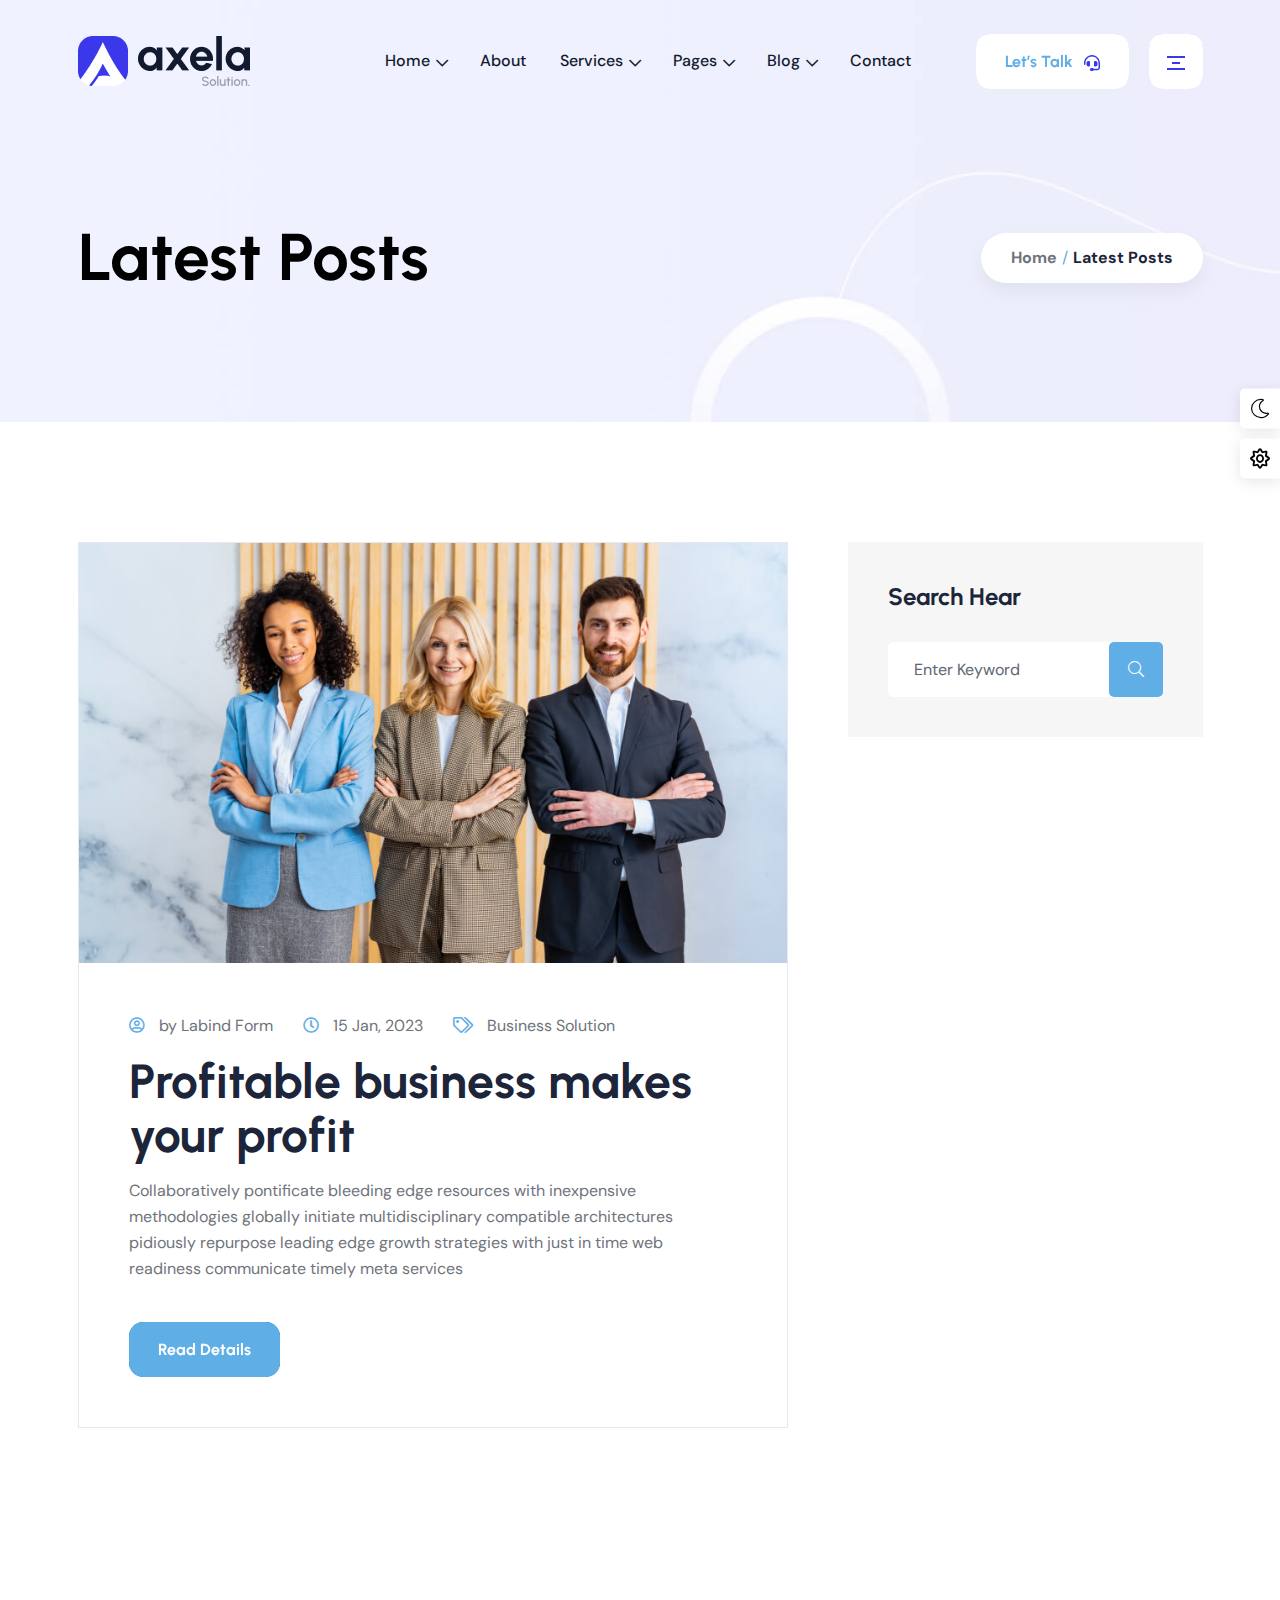
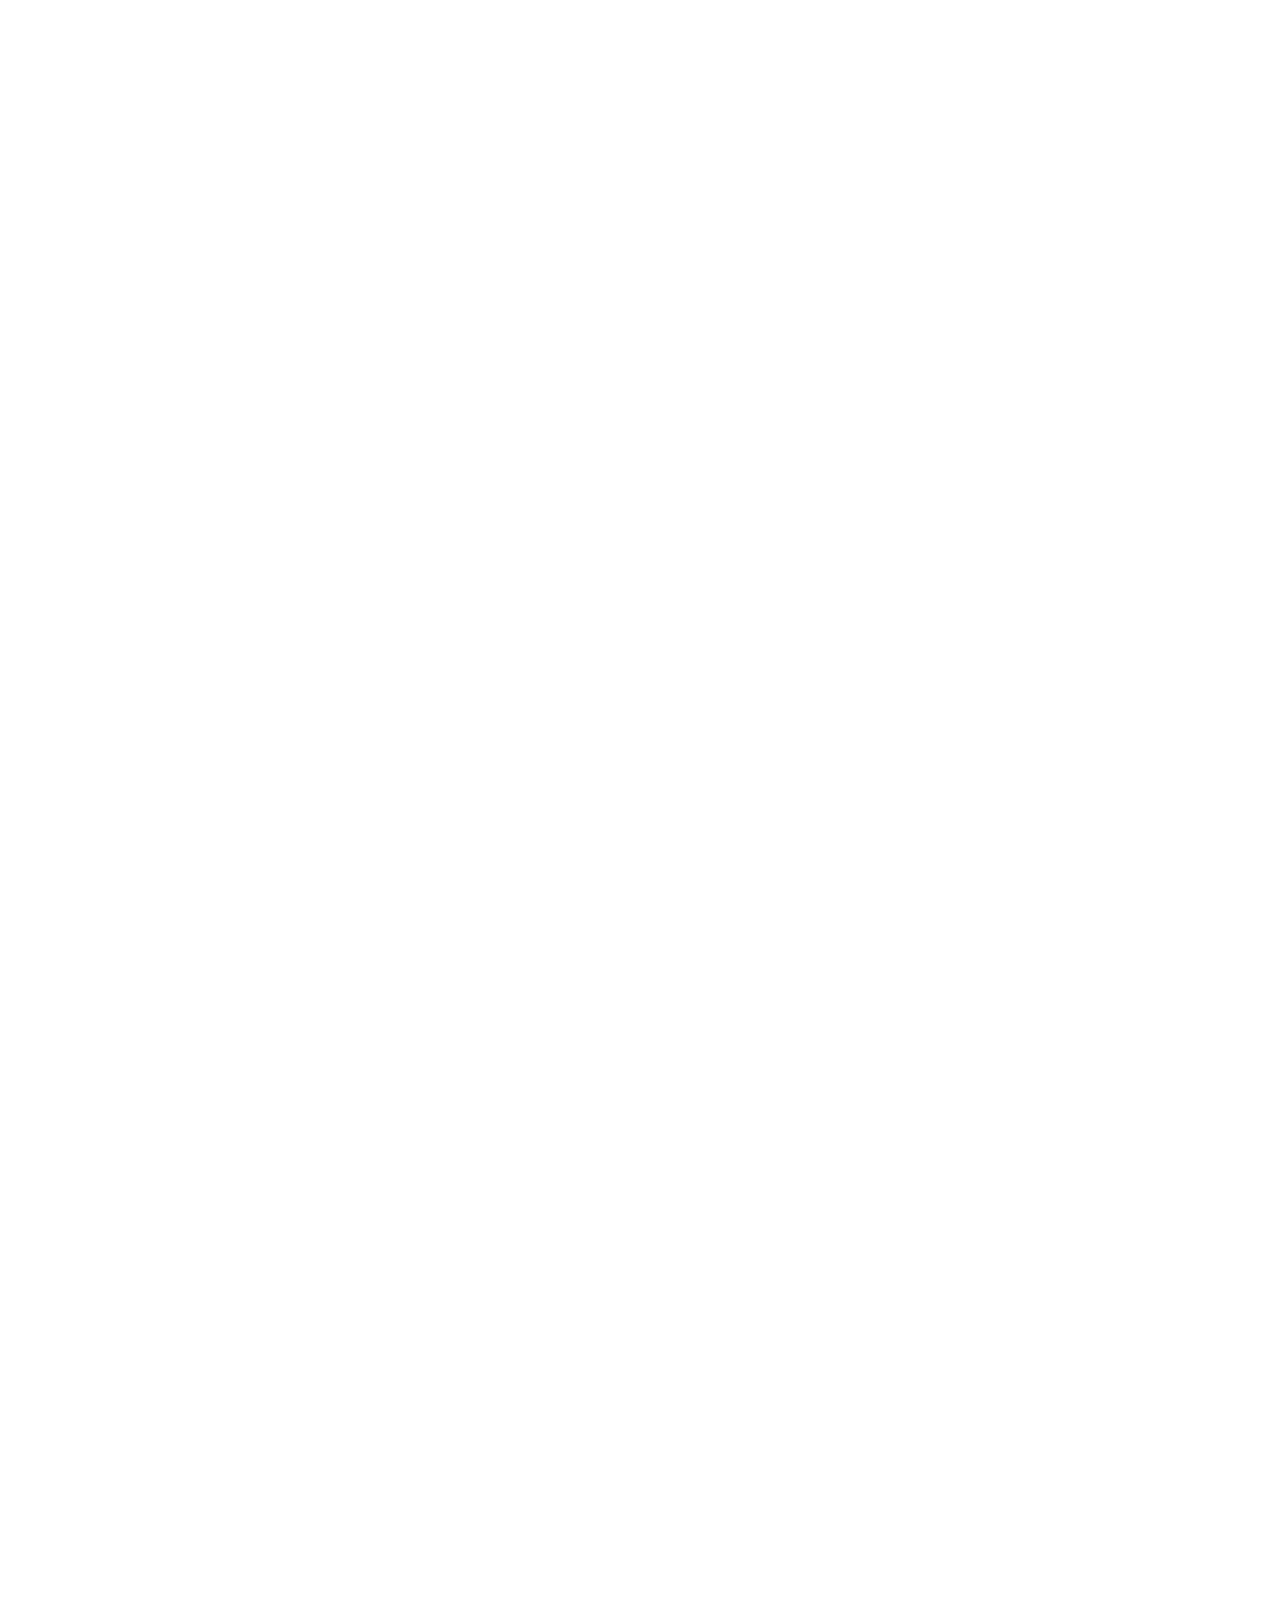
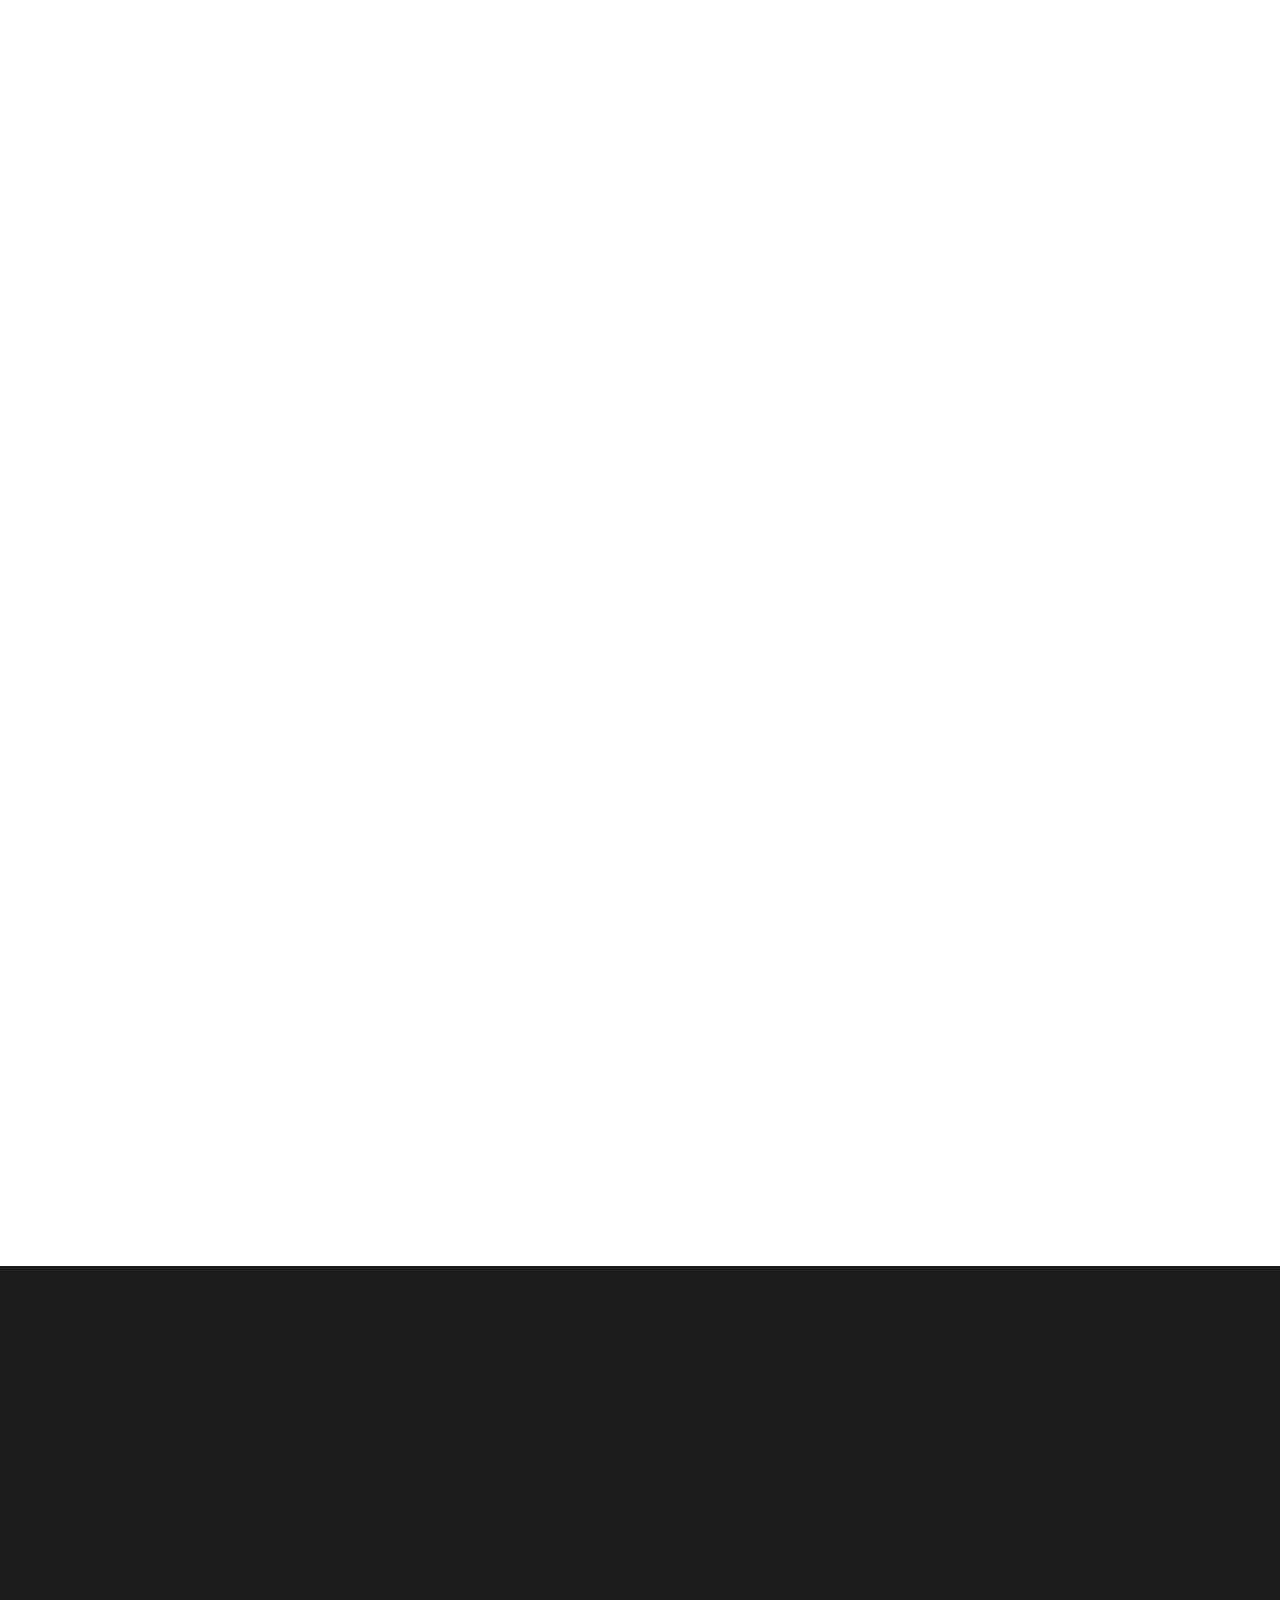
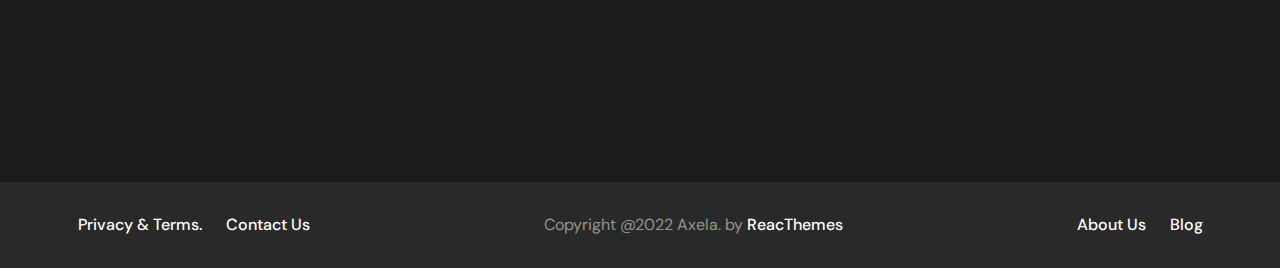
<file: blog-list.html>
<!DOCTYPE html>
<html lang="en">

<head>
    <meta charset="UTF-8">
    <meta http-equiv="X-UA-Compatible" content="IE=edge">
    <meta name="viewport" content="width=device-width, initial-scale=1.0">
    <title>Axela Creative Agenacy & Portfolio HTML Template </title>
    <link rel="shortcut icon" type="image/x-icon" href="assets/images/fav.png">
    <link rel="stylesheet" href="assets/css/plugins/swiper.min.css">
    <link rel="stylesheet" href="assets/css/plugins/fontawesome-5.css">
    <link rel="stylesheet" href="assets/css/plugins/unicons.css">
    <link rel="stylesheet" href="assets/css/plugins/fancybox.min.css">
    <link rel="stylesheet" href="assets/css/plugins/metismenu.css">
    <link rel="stylesheet" href="assets/css/vendor/bootstrap.min.css">
    <link rel="stylesheet" href="assets/css/plugins/hover-revel.css">
    <link rel="stylesheet" href="assets/css/plugins/animate.min.css">
    <link rel="stylesheet" href="assets/css/style.css">
</head>

<body>
    <!-- start header area -->
    <!-- header one -->
    <header class="header-one header--sticky">
        <div class="container">
            <div class="row align-items-center">
                <div class="col-lg-2 col-md-3 col-4">
                    <!-- logo area start -->
                    <a href="index.html" class="thumbnail">
                        <img class="active-light" src="assets/images/logo/logo-1.png" alt="axela-logo">
                        <img class="active-dark" src="assets/images/logo/logo-2.svg" alt="axela-logo">
                    </a>
                    <!-- logo area end -->
                </div>
                <div class="col-lg-7 d-none d-xl-block">
                    <div class="main-header">
                        <nav class="main-nav">
                            <ul class="mainmenu">
                                <li class="has-droupdown">
                                    <a href="#">Home</a>
                                    <ul class="submenu home-mega">
                                        <li class="m-1">
                                            <ul class="multiple">
                                                <li><a class="multi" href="index.html">Creative Agency</a></li>
                                                <li><a class="multi" href="index-two.html">Corporate Agency</a></li>
                                                <li><a class="multi" href="index-three.html">StartUp Agency</a></li>
                                                <li><a class="multi" href="index-four.html">Digital Agency</a></li>
                                                <li><a class="multi" href="index-five.html">Portfolio Agency</a></li>
                                                <li><a class="multi" href="index-six.html">Full Screen Slider</a></li>
                                                <li><a class="multi" href="index-seven.html">Portfolio Showcase</a></li>
                                            </ul>
                                        </li>
                                        <li class="m-1">
                                            <ul class="single">
                                                <li><a class="multi" href="one-page-one.html">Creative OnePage</a></li>
                                                <li><a class="multi" href="one-page-two.html">Corporate OnePage</a></li>
                                                <li><a class="multi" href="one-page-three.html">StartUp OnePage</a></li>
                                                <li><a class="multi" href="one-page-four.html">Digital OnePage</a></li>
                                                <li><a class="multi" href="one-page-five.html">Portfolio OnePage</a></li>
                                            </ul>
                                        </li>
                                    </ul>
                                </li>
                                <li>
                                    <a href="about.html">About</a>
                                </li>
                                <li class="has-droupdown">
                                    <a href="#">Services</a>
                                    <ul class="submenu">
                                        <li><a class="single" href="service.html">Our Services</a></li>
                                        <li><a class="single" href="service-details.html">Service Details</a></li>
                                    </ul>
                                </li>
                                <li class="has-droupdown">
                                    <a href="#">Pages</a>
                                    <ul class="submenu home-mega home-mega2">
                                        <li class="m-1">
                                            <ul class="multiple">
                                                <li><a class="multi" href="appoinment.html">Appoinment</a></li>
                                                <li><a class="multi" href="about.html">About Us</a></li>
                                                <li><a class="multi" href="price-plan.html">Price Plans</a></li>
                                                <li><a class="multi" href="faq.html">FAQ Page</a></li>
                                                <li><a class="multi" href="testimonial.html">Testimonial</a></li>
                                                <li><a class="multi" href="404.html">404 Page</a></li>
                                            </ul>
                                        </li>
                                        <li class="m-1">
                                            <ul class="multiple">
                                                <li><a class="multi" href="portfolio.html">Portfolio Style 1</a></li>
                                                <li><a class="multi" href="portfolio-style-2.html">Portfolio Style 2</a></li>
                                                <li><a class="multi" href="portfolio-style-3.html">Portfolio Style 3</a></li>
                                                <li><a class="multi" href="portfolio-style-4.html">Portfolio Style 4</a></li>
                                                <li><a class="multi" href="portfolio-style-5.html">Portfolio Style 5</a></li>
                                                <li><a class="multi" href="project-details.html">Portfolio Details</a></li>
                                            </ul>
                                        </li>
                                        <li class="m-1">
                                            <ul class="multiple last">
                                                <li><a class="multi" href="team.html">Team Style 1</a></li>
                                                <li><a class="multi" href="team-style-2.html">Team Style 2</a></li>
                                                <li><a class="multi" href="team-style-3.html">Team Style 3</a></li>
                                                <li><a class="multi" href="team-style-4.html">Team Style 4</a></li>
                                                <li><a class="multi" href="team-style-5.html">Team Style 5</a></li>
                                                <li><a class="multi" href="team-details.html">Team Details</a></li>
                                            </ul>
                                        </li>
                                    </ul>
                                </li>
                                <li class="has-droupdown">
                                    <a href="#">Blog</a>
                                    <ul class="submenu">
                                        <li><a class="single" href="blog-list.html">Blog List</a></li>
                                        <li><a class="single" href="blog-grid.html">Blog Grid</a></li>
                                        <li><a class="single" href="blog-details.html">Blog Details</a></li>
                                    </ul>
                                </li>
                                <li>
                                    <a href="contactus.html">Contact</a>
                                </li>
                            </ul>
                        </nav>
                    </div>
                </div>
                <div class="col-xl-3 col-lg-10 col-md-9 col-8">
                    <div class="header-right">
                        <a href="#" class="rts-btn btn-secondary call-btn">Let’s Talk
                            <svg xmlns="http://www.w3.org/2000/svg" width="16" height="16" viewBox="0 0 16 16" fill="none">
                                <path d="M5.96875 7C5.96875 6.46875 5.5 6 4.96875 6H4.5C3.375 6 2.5 6.90625 2.5 8.03125V9.5C2.5 10.625 3.375 11.5 4.5 11.5H5C5.53125 11.5 6 11.0625 6 10.5L5.96875 7ZM8 0C3.5 0 0.125 3.75 0 8V9.25C0 9.6875 0.3125 10 0.71875 10C1.09375 10 1.5 9.6875 1.5 9.25V8C1.5 4.4375 4.40625 1.53125 8 1.53125C11.5625 1.53125 14.5 4.4375 14.5 8V12.5C14.5 13.2188 13.9375 13.75 13.25 13.75H9.78125C9.53125 13.3125 9.03125 13 8.5 13H7.53125C6.8125 13 6.15625 13.5 6 14.2188C5.84375 15.1875 6.5625 16 7.46875 16H8.5C9.03125 16 9.53125 15.7188 9.78125 15.25H13.25C14.75 15.25 16 14.0312 16 12.5V8C15.8438 3.75 12.4688 0 8 0ZM11.5 11.5C12.5938 11.5 13.5 10.625 13.5 9.5V8.03125C13.5 6.90625 12.5938 6 11.5 6H11C10.4375 6 10 6.46875 10 7.03125V10.5C10 11.0625 10.4375 11.5 11 11.5H11.5Z" fill="#3B38EB" />
                            </svg>
                        </a>
                        <a id="menu-btn" href="#" class="rts-btn btn-secondary menu-btn" onclick="event.preventDefault();">
                            <svg xmlns="http://www.w3.org/2000/svg" width="18" height="14" viewBox="0 0 18 14" fill="none">
                                <rect y="12" width="18" height="2" fill="#3B38EB" />
                                <rect x="5" y="6" width="8" height="2" fill="#3B38EB" />
                                <rect width="18" height="2" fill="#3B38EB" />
                            </svg>
                        </a>
                    </div>
                </div>
            </div>
        </div>
    </header>
    <!-- header one End -->
    <!-- ENd Header Area -->
    <div id="side-bar" class="side-bar">
        <button class="close-icon-menu"><i class="far fa-times"></i></button>
        <!-- inner menu area desktop start -->
        <div class="rts-sidebar-menu-desktop">
            <a class="logo-1" href="index.html"><img class="logo" src="assets/images/logo/logo-1.png" alt="axela_logo"></a>
            <a class="logo-2" href="index.html"><img class="normal logo" src="assets/images/logo/logo-2.svg" alt="axela-logo"></a>
            <div class="body d-none d-xl-block">

                <p class="disc">
                    We must explain to you how all seds this mistakens idea and pleasures and account.
                </p>
                <div class="social-wrapper-two">
                    <ul class="social-area">
                        <li data-sal-delay="150" data-sal="slide-up" data-sal-duration="800" class="sal-animate"><a href="#"><i class="fab fa-facebook-f"></i></a></li>
                        <li data-sal-delay="250" data-sal="slide-up" data-sal-duration="800" class="sal-animate"><a href="#"><i class="fab fa-twitter"></i></a></li>
                        <li data-sal-delay="350" data-sal="slide-up" data-sal-duration="800" class="sal-animate"><a href="#"><i class="fab fa-linkedin-in"></i></a></li>
                        <li data-sal-delay="450" data-sal="slide-up" data-sal-duration="800" class="sal-animate"><a href="#"><i class="fab fa-skype"></i></a></li>
                    </ul>
                </div>
                <div class="get-in-touch mt--50">
                    <!-- title -->
                    <div class="h6 title">Get In Touch</div>
                    <!-- title End -->
                    <div class="wrapper">
                        <!-- single -->
                        <div class="single">
                            <i class="fas fa-phone-alt"></i>
                            <a href="#">+8801234566789</a>
                        </div>
                        <!-- single ENd -->
                        <!-- single -->
                        <div class="single">
                            <i class="fas fa-envelope"></i>
                            <a href="#">example@gmail.com</a>
                        </div>
                        <!-- single ENd -->
                        <!-- single -->
                        <div class="single">
                            <i class="fas fa-globe"></i>
                            <a href="#">www.webexample.com</a>
                        </div>
                        <!-- single ENd -->
                        <!-- single -->
                        <div class="single">
                            <i class="fas fa-map-marker-alt"></i>
                            <a href="#">13/A, New Pro State, NYC</a>
                        </div>
                        <!-- single ENd -->
                    </div>
                </div>
            </div>
            <div class="body-mobile d-block d-xl-none">
                <nav class="nav-main mainmenu-nav mt--30">
                    <ul class="mainmenu" id="mobile-menu-active">
                        <li class="has-droupdown">
                            <a href="#">Home</a>
                            <ul class="submenu">
                                <a href="#" class="tag">Multipages</a>
                                <li><a class="mobile-menu-link" href="index.html">Creative Agency</a></li>
                                <li><a class="mobile-menu-link" href="index-two.html">Corporate Agency</a></li>
                                <li><a class="mobile-menu-link" href="index-three.html">StartUp Agency</a></li>
                                <li><a class="mobile-menu-link" href="index-four.html">Digital Agency</a></li>
                                <li><a class="mobile-menu-link" href="index-five.html">Portfolio Agency</a></li>
                                <li><a class="mobile-menu-link" href="index-six.html">Full Screen Slider</a></li>
                                <li><a class="mobile-menu-link" href="index-seven.html">Portfolio Showcase</a></li>
                            </ul>
                            <ul class="submenu">
                                <a href="#" class="tag">Onepages</a>
                                <li><a class="mobile-menu-link" href="one-page-one.html">Creative OnePage</a></li>
                                <li><a class="mobile-menu-link" href="one-page-two.html">Corporate OnePage</a></li>
                                <li><a class="mobile-menu-link" href="one-page-three.html">StartUp OnePage</a></li>
                                <li><a class="mobile-menu-link" href="one-page-four.html">Digital OnePage</a></li>
                                <li><a class="mobile-menu-link" href="one-page-five.html">Portfolio OnePage</a></li>
                            </ul>
                        </li>
                        <li><a href="about.html">About Us</a></li>
                        <li class="has-droupdown">
                            <a href="#">Services</a>
                            <ul class="submenu">
                                <li><a class="mobile-menu-link" href="service.html">Our Services</a></li>
                                <li><a class="mobile-menu-link" href="service-details.html">Service Details</a></li>
                            </ul>
                        </li>
                        <li class="has-droupdown">
                            <a href="#">Pages</a>
                            <ul class="submenu">
                                <li><a class="mobile-menu-link" href="service.html">Services</a></li>
                                <li><a class="mobile-menu-link" href="service-details.html">Service Details</a></li>
                                <li><a class="mobile-menu-link" href="team.html">Team</a></li>
                                <li><a class="mobile-menu-link" href="team-details.html">Team Details</a></li>
                                <li><a class="mobile-menu-link" href="faq.html">FAQ Page</a></li>
                                <li><a class="mobile-menu-link" href="price-plan.html">Price Plan</a></li>
                                <li><a class="mobile-menu-link" href="404.html">404 Page</a></li>
                                <li><a class="mobile-menu-link" href="portfolio.html">Portfolio Style 1</a></li>
                                <li><a class="mobile-menu-link" href="portfolio-style-2.html">Portfolio Style 2</a></li>
                                <li><a class="mobile-menu-link" href="portfolio-style-3.html">Portfolio Style 3</a></li>
                                <li><a class="mobile-menu-link" href="portfolio-style-4.html">Portfolio Style 4</a></li>
                                <li><a class="mobile-menu-link" href="portfolio-style-5.html">Portfolio Style 5</a></li>
                                <li><a class="mobile-menu-link" href="project-details.html">Portfolio Details</a></li>
                                <li><a class="mobile-menu-link" href="team.html">Team Style 1</a></li>
                                <li><a class="mobile-menu-link" href="team-style-2.html">Team Style 2</a></li>
                                <li><a class="mobile-menu-link" href="team-style-3.html">Team Style 3</a></li>
                                <li><a class="mobile-menu-link" href="team-style-4.html">Team Style 4</a></li>
                                <li><a class="mobile-menu-link" href="team-style-5.html">Team Style 5</a></li>
                                <li><a class="mobile-menu-link" href="team-details.html">Team Details</a></li>
                            </ul>
                        </li>
                        <li class="has-droupdown">
                            <a href="#">Blog</a>
                            <ul class="submenu">
                                <li><a class="mobile-menu-link" href="blog-list.html">Blog List</a></li>
                                <li><a class="mobile-menu-link" href="blog-grid.html">Blog Grid</a></li>
                                <li><a class="mobile-menu-link" href="blog-details.html">Blog Details</a></li>
                            </ul>
                        </li>
                        <li>
                            <a href="contactus.html">Contact Us</a>
                        </li>
                    </ul>
                </nav>
                <div class="social-wrapper-two mt--50">
                    <ul class="social-area">
                        <li data-sal-delay="150" data-sal="slide-up" data-sal-duration="800" class="sal-animate"><a href="#"><i class="fab fa-facebook-f"></i></a></li>
                        <li data-sal-delay="250" data-sal="slide-up" data-sal-duration="800" class="sal-animate"><a href="#"><i class="fab fa-twitter"></i></a></li>
                        <li data-sal-delay="350" data-sal="slide-up" data-sal-duration="800" class="sal-animate"><a href="#"><i class="fab fa-linkedin-in"></i></a></li>
                        <li data-sal-delay="450" data-sal="slide-up" data-sal-duration="800" class="sal-animate"><a href="#"><i class="fab fa-skype"></i></a></li>
                    </ul>
                </div>
                <!-- <a href="#" class="rts-btn btn-primary ml--20 ml_sm--5 header-one-btn quote-btnmenu">Get Quote</a> -->
            </div>
        </div>
        <!-- inner menu area desktop End -->
    </div>

    <div id="anywhere-home"></div>

    <!-- start breadcrumb area -->
    <div class="rts-breadcrumb-area breadcrumb-bg bg_image">
        <div class="container">
            <div class="row align-items-center">
                <div class="col-xl-6 col-lg-6 col-md-6 col-sm-12 col-12 breadcrumb-1">
                    <h1 class="title" data-sal-delay="150" data-sal="slide-up" data-sal-duration="800">Latest Posts</h1>
                </div>
                <div class="col-xl-6 col-lg-6 col-md-6 col-sm-12 col-12">
                    <div class="bread-tag">
                        <a href="index.html" data-sal-delay="250" data-sal="slide-up" data-sal-duration="800">Home</a>
                        <span> / </span>
                        <a href="#" class="active" data-sal-delay="450" data-sal="slide-up" data-sal-duration="800">Latest Posts</a>
                    </div>
                </div>
            </div>
        </div>
    </div>
    <!-- end breadcrumb area -->

    <!-- rts blog list area -->
    <div class="rts-blog-list-area rts-section-gap">
        <div class="container">
            <div class="row g-5">
                <!-- rts blog post area -->
                <div class="col-xl-8 col-md-12 col-sm-12 col-12">
                    <!-- single post -->
                    <div class="blog-single-post-listing" data-sal-delay="150" data-sal="slide-up" data-sal-duration="800">
                        <div class="thumbnail">
                            <img src="assets/images/blog/blog-lg-1.jpg" alt="Business-Blog">
                        </div>
                        <div class="blog-listing-content">
                            <div class="user-info">
                                <!-- single info -->
                                <div class="single">
                                    <i class="far fa-user-circle"></i>
                                    <span>by Labind Form</span>
                                </div>
                                <!-- single infoe end -->
                                <!-- single info -->
                                <div class="single">
                                    <i class="far fa-clock"></i>
                                    <span>15 Jan, 2023</span>
                                </div>
                                <!-- single infoe end -->
                                <!-- single info -->
                                <div class="single">
                                    <i class="far fa-tags"></i>
                                    <span>Business Solution</span>
                                </div>
                                <!-- single info end -->
                            </div>
                            <a class="blog-title" href="blog-details.html">
                                <h3 class="title">Profitable business makes your profit</h3>
                            </a>
                            <p class="disc">
                                Collaboratively pontificate bleeding edge resources with inexpensive methodologies
                                globally initiate multidisciplinary compatible architectures pidiously repurpose leading
                                edge growth strategies with just in time web readiness communicate timely meta services
                            </p>
                            <a class="rts-btn btn-primary" href="blog-details.html">Read Details</a>
                        </div>
                    </div>
                    <!-- single post End-->
                    <!-- single post -->
                    <div class="blog-single-post-listing" data-sal-delay="150" data-sal="slide-up" data-sal-duration="800">
                        <div class="thumbnail">
                            <img src="assets/images/blog/blog-lg-2.jpg" alt="Business-Blog">
                        </div>
                        <div class="blog-listing-content">
                            <div class="user-info">
                                <!-- single info -->
                                <div class="single">
                                    <i class="far fa-user-circle"></i>
                                    <span>by Mark henry</span>
                                </div>
                                <!-- single info end -->
                                <!-- single info -->
                                <div class="single">
                                    <i class="far fa-clock"></i>
                                    <span>15 Jan, 2023</span>
                                </div>
                                <!-- single info end -->
                                <!-- single info -->
                                <div class="single">
                                    <i class="far fa-tags"></i>
                                    <span>Business Solution</span>
                                </div>
                                <!-- single info end -->
                            </div>
                            <a class="blog-title" href="blog-details.html">
                                <h3 class="title">ThemeForest business makes your profit</h3>
                            </a>
                            <p class="disc">
                                Collaboratively pontificate bleeding edge resources with inexpensive methodologies
                                globally initiate multidisciplinary compatible architectures pidiously repurpose leading
                                edge growth strategies with just in time web readiness communicate timely meta services
                            </p>
                            <a class="rts-btn btn-primary" href="blog-details.html">Read Details</a>
                        </div>
                    </div>
                    <!-- single post End-->
                    <!-- single post -->
                    <div class="blog-single-post-listing" data-sal-delay="150" data-sal="slide-up" data-sal-duration="800">
                        <div class="thumbnail">
                            <img src="assets/images/blog/blog-lg-3.jpg" alt="Business-Blog">
                        </div>
                        <div class="blog-listing-content">
                            <div class="user-info">
                                <!-- single info -->
                                <div class="single">
                                    <i class="far fa-user-circle"></i>
                                    <span>by Smith Kone</span>
                                </div>
                                <!-- single info end -->
                                <!-- single info -->
                                <div class="single">
                                    <i class="far fa-clock"></i>
                                    <span>15 Jan, 2023</span>
                                </div>
                                <!-- single info end -->
                                <!-- single info -->
                                <div class="single">
                                    <i class="far fa-tags"></i>
                                    <span>Business Solution</span>
                                </div>
                                <!-- single info end -->
                            </div>
                            <a class="blog-title" href="blog-details.html">
                                <h3 class="title">Agency business makes your profit</h3>
                            </a>
                            <p class="disc">
                                Collaboratively pontificate bleeding edge resources with inexpensive methodologies
                                globally initiate multidisciplinary compatible architectures pidiously repurpose leading
                                edge growth strategies with just in time web readiness communicate timely meta services
                            </p>
                            <a class="rts-btn btn-primary" href="blog-details.html">Read Details</a>
                        </div>
                    </div>
                    <!-- single post End-->
                    <!-- single post -->
                    <div class="blog-single-post-listing mb_sm--15" data-sal-delay="150" data-sal="slide-up" data-sal-duration="800">
                        <div class="thumbnail">
                            <img src="assets/images/blog/blog-lg-4.jpg" alt="Business-Blog">
                        </div>
                        <div class="blog-listing-content">
                            <div class="user-info">
                                <!-- single info -->
                                <div class="single">
                                    <i class="far fa-user-circle"></i>
                                    <span>by David Lee</span>
                                </div>
                                <!-- single info end -->
                                <!-- single info -->
                                <div class="single">
                                    <i class="far fa-clock"></i>
                                    <span>15 Jan, 2023</span>
                                </div>
                                <!-- single info end -->
                                <!-- single info -->
                                <div class="single">
                                    <i class="far fa-tags"></i>
                                    <span>Business Solution</span>
                                </div>
                                <!-- single info end -->
                            </div>
                            <a class="blog-title" href="blog-details.html">
                                <h3 class="title">Flexable business makes your profit</h3>
                            </a>
                            <p class="disc">
                                Collaboratively pontificate bleeding edge resources with inexpensive methodologies
                                globally initiate multidisciplinary compatible architectures pidiously repurpose leading
                                edge growth strategies with just in time web readiness communicate timely meta services
                            </p>
                            <a class="rts-btn btn-primary" href="blog-details.html">Read Details</a>
                        </div>
                    </div>
                    <!-- single post End-->
                    <!-- pagination area -->
                    <div class="row">
                        <div class="col-12">
                            <div class="text-center">
                                <div class="pagination">
                                    <button class="active" data-sal-delay="150" data-sal="slide-up" data-sal-duration="800">01</button>
                                    <button data-sal-delay="250" data-sal="slide-up" data-sal-duration="800">02</button>
                                    <button data-sal-delay="350" data-sal="slide-up" data-sal-duration="800">03</button>
                                    <button data-sal-delay="450" data-sal="slide-up" data-sal-duration="800">04</button>
                                    <button data-sal-delay="550" data-sal="slide-up" data-sal-duration="800"><i class="fal fa-angle-double-right"></i></button>
                                </div>
                            </div>
                        </div>
                    </div>
                    <!-- pagination area End -->
                </div>
                <!-- rts-blog post end area -->
                <!--rts blog wized area -->
                <div class="col-xl-4 col-md-12 col-sm-12 col-12 mt_lg--60">
                    <!-- single wized start -->
                    <div class="rts-single-wized search" data-sal-delay="150" data-sal="slide-up" data-sal-duration="800">
                        <div class="wized-header">
                            <h5 class="title">
                                Search Hear
                            </h5>
                        </div>
                        <div class="wized-body">
                            <div class="rts-search-wrapper">
                                <input class="Search" type="text" placeholder="Enter Keyword">
                                <button><i class="fal fa-search"></i></button>
                            </div>
                        </div>
                    </div>
                    <!-- single wized End -->
                    <!-- single wized start -->
                    <div class="rts-single-wized Categories" data-sal-delay="150" data-sal="slide-up" data-sal-duration="800">
                        <div class="wized-header">
                            <h5 class="title">
                                Categories
                            </h5>
                        </div>
                        <div class="wized-body">
                            <!-- single categoris -->
                            <ul class="single-categories">
                                <li><a href="#">Business Solution <i class="far fa-long-arrow-right"></i></a></li>
                            </ul>
                            <!-- single categoris End -->
                            <!-- single categoris -->
                            <ul class="single-categories">
                                <li><a href="#">Solution Model<i class="far fa-long-arrow-right"></i></a></li>
                            </ul>
                            <!-- single categoris End -->
                            <!-- single categoris -->
                            <ul class="single-categories">
                                <li><a href="#">More Business <i class="far fa-long-arrow-right"></i></a></li>
                            </ul>
                            <!-- single categoris End -->
                            <!-- single categoris -->
                            <ul class="single-categories">
                                <li><a href="#">Finbiz Solution <i class="far fa-long-arrow-right"></i></a></li>
                            </ul>
                            <!-- single categoris End -->
                            <!-- single categoris -->
                            <ul class="single-categories">
                                <li><a href="#">Consulting Busiuness<i class="far fa-long-arrow-right"></i></a></li>
                            </ul>
                            <!-- single categoris End -->
                        </div>
                    </div>
                    <!-- single wized End -->
                    <!-- single wized start -->
                    <div class="rts-single-wized Recent-post" data-sal-delay="150" data-sal="slide-up" data-sal-duration="800">
                        <div class="wized-header">
                            <h5 class="title">
                                Recent Posts
                            </h5>
                        </div>
                        <div class="wized-body">
                            <!-- recent-post -->
                            <div class="recent-post-single">
                                <div class="thumbnail">
                                    <a href="#"><img src="assets/images/blog/details/recent-post/01.png" alt="Blog_post"></a>
                                </div>
                                <div class="content-area">
                                    <div class="user">
                                        <i class="fal fa-clock"></i>
                                        <span>15 Jan, 2023</span>
                                    </div>
                                    <a class="post-title" href="#">
                                        <h6 class="title">We would love to share a similar experience</h6>
                                    </a>
                                </div>
                            </div>
                            <!-- recent-post End -->
                            <!-- recent-post -->
                            <div class="recent-post-single">
                                <div class="thumbnail">
                                    <a href="#"><img src="assets/images/blog/details/recent-post/02.png" alt="Blog_post"></a>
                                </div>
                                <div class="content-area">
                                    <div class="user">
                                        <i class="fal fa-clock"></i>
                                        <span>15 Jan, 2023</span>
                                    </div>
                                    <a class="post-title" href="#">
                                        <h6 class="title">We would love to share a similar experience</h6>
                                    </a>
                                </div>
                            </div>
                            <!-- recent-post End -->
                            <!-- recent-post -->
                            <div class="recent-post-single">
                                <div class="thumbnail">
                                    <a href="#"><img src="assets/images/blog/details/recent-post/03.png" alt="Blog_post"></a>
                                </div>
                                <div class="content-area">
                                    <div class="user">
                                        <i class="fal fa-clock"></i>
                                        <span>15 Jan, 2023</span>
                                    </div>
                                    <a class="post-title" href="#">
                                        <h6 class="title">We would love to share a similar experience</h6>
                                    </a>
                                </div>
                            </div>
                            <!-- recent-post End -->
                            <!-- recent-post -->
                            <div class="recent-post-single">
                                <div class="thumbnail">
                                    <a href="#"><img src="assets/images/blog/details/recent-post/04.png" alt="Blog_post"></a>
                                </div>
                                <div class="content-area">
                                    <div class="user">
                                        <i class="fal fa-clock"></i>
                                        <span>15 Jan, 2023</span>
                                    </div>
                                    <a class="post-title" href="#">
                                        <h6 class="title">We would love to share a similar experience</h6>
                                    </a>
                                </div>
                            </div>
                            <!-- recent-post End -->
                        </div>
                    </div>
                    <!-- single wized End -->
                    <!-- single wized start -->
                    <div class="rts-single-wized Recent-post" data-sal-delay="150" data-sal="slide-up" data-sal-duration="800">
                        <div class="wized-header">
                            <h5 class="title">
                                Recent Posts
                            </h5>
                        </div>
                        <div class="wized-body">
                            <div class="gallery-inner">
                                <div class="row-1 single-row">
                                    <a href="#"><img src="assets/images/blog/details/gallery/01.png" alt="Gallery"></a>
                                    <a href="#"><img src="assets/images/blog/details/gallery/02.png" alt="Gallery"></a>
                                    <a href="#"><img src="assets/images/blog/details/gallery/03.png" alt="Gallery"></a>
                                </div>
                                <div class="row-2 single-row">
                                    <a href="#"><img src="assets/images/blog/details/gallery/04.png" alt="Gallery"></a>
                                    <a href="#"><img src="assets/images/blog/details/gallery/05.png" alt="Gallery"></a>
                                    <a href="#"><img src="assets/images/blog/details/gallery/06.png" alt="Gallery"></a>
                                </div>
                            </div>
                        </div>
                    </div>
                    <!-- single wized End -->
                    <!-- single wized start -->
                    <div class="rts-single-wized" data-sal-delay="150" data-sal="slide-up" data-sal-duration="800">
                        <div class="wized-header">
                            <h5 class="title">
                                Popular Tags
                            </h5>
                        </div>
                        <div class="wized-body">
                            <div class="tags-wrapper">
                                <a href="#">Services</a>
                                <a href="#">Business</a>
                                <a href="#">Growth</a>
                                <a href="#">Finance</a>
                                <a href="#">UI/UX Design</a>
                                <a href="#">Solution</a>
                                <a href="#">Speed</a>
                                <a href="#">Strategy</a>
                                <a href="#">Technology</a>
                            </div>
                        </div>
                    </div>
                    <!-- single wized End -->
                    <!-- single wized start -->
                    <div class="rts-single-wized contact" data-sal-delay="150" data-sal="slide-up" data-sal-duration="800">
                        <div class="wized-header">
                            <a href="#"><img src="assets/images/logo/logo-2.svg" alt="Business_logo"></a>
                        </div>
                        <div class="wized-body">
                            <h5 class="title">Need Help? We Are Here
                                To Help You</h5>
                            <a class="rts-btn btn-primary" href="contactus.html">Contact Us</a>
                        </div>
                    </div>
                    <!-- single wized End -->
                </div>
                <!-- rts- blog wized end area -->
            </div>
        </div>
    </div>
    <!-- rts blog list area End -->

    <!-- start header area -->
    <!-- footer area start -->
    <div class="rts-footer-area-one rts-section-gap footer-one-bg">
        <div class="container">
            <div class="row">
                <div class="bg-footer-one-shape">
                    <div class="wrapper">
                        <img class="footer_shape small" src="assets/images/footer/01.png" alt="Footer_bg" data-sal-delay="150" data-sal="zoom-in" data-sal-duration="800">
                        <img class="footer_shape large" src="assets/images/footer/02.png" alt="Footer_bg" data-sal-delay="150" data-sal="zoom-in" data-sal-duration="800">
                    </div>
                </div>
                <div class="col-lg-4">
                    <div class="footer-one-left">
                        <a class="logo" href="#">
                            <img src="assets/images/logo/logo-2.svg" alt="Logo_image" data-sal-delay="150" data-sal="slide-up" data-sal-duration="800">
                        </a>
                        <p class="disc" data-sal-delay="250" data-sal="slide-up" data-sal-duration="800">
                            Tempus nula rhoncus euismod curae masa cras justo, quisque semper molestie primis porttitor mus tempor dapibus
                        </p>
                        <ul class="social-area">
                            <li data-sal-delay="150" data-sal="slide-up" data-sal-duration="800"><a href="#"><i class="fab fa-facebook-f"></i></a></li>
                            <li data-sal-delay="250" data-sal="slide-up" data-sal-duration="800"><a href="#"><i class="fab fa-twitter"></i></a></li>
                            <li data-sal-delay="350" data-sal="slide-up" data-sal-duration="800"><a href="#"><i class="fab fa-linkedin-in"></i></a></li>
                            <li data-sal-delay="450" data-sal="slide-up" data-sal-duration="800"><a href="#"><i class="fab fa-skype"></i></a></li>
                        </ul>
                    </div>
                </div>
                <div class="col-lg-8">
                    <div class="footer-right-one">
                        <div class="single-wized-footer">
                            <h5 class="title-heading" data-sal-delay="150" data-sal="slide-up" data-sal-duration="800">
                                Services
                            </h5>
                            <ul class="list">
                                <li data-sal-delay="150" data-sal="slide-up" data-sal-duration="800"><a href="service-details.html">Branding Design</a></li>
                                <li data-sal-delay="250" data-sal="slide-up" data-sal-duration="800"><a href="service-details.html">Website Development</a></li>
                                <li data-sal-delay="350" data-sal="slide-up" data-sal-duration="800"><a href="service-details.html">App Design</a></li>
                                <li data-sal-delay="450" data-sal="slide-up" data-sal-duration="800"><a href="service-details.html">Digital Marketing</a></li>
                                <li data-sal-delay="550" data-sal="slide-up" data-sal-duration="800"><a href="service-details.html">Product Development</a></li>
                            </ul>
                        </div>
                        <div class="single-wized-footer">
                            <h5 class="title-heading" data-sal-delay="150" data-sal="slide-up" data-sal-duration="800">
                                Resourses
                            </h5>
                            <ul class="list">
                                <li data-sal-delay="150" data-sal="slide-up" data-sal-duration="800"><a href="blog-list.html">Blog</a></li>
                                <li data-sal-delay="250" data-sal="slide-up" data-sal-duration="800"><a href="portfolio.html">Case Study</a></li>
                                <li data-sal-delay="350" data-sal="slide-up" data-sal-duration="800"><a href="portfolio.html">Portfolio</a></li>
                                <li data-sal-delay="450" data-sal="slide-up" data-sal-duration="800"><a href="team.html">Team pages</a></li>
                            </ul>
                        </div>
                        <div class="single-wized-footer">
                            <h5 class="title-heading" data-sal-delay="150" data-sal="slide-up" data-sal-duration="800">
                                Support
                            </h5>
                            <ul class="list">
                                <li data-sal-delay="150" data-sal="slide-up" data-sal-duration="800"><a href="contactus.html">Contact</a></li>
                                <li data-sal-delay="250" data-sal="slide-up" data-sal-duration="800"><a href="#">Privacy Policy</a></li>
                                <li data-sal-delay="350" data-sal="slide-up" data-sal-duration="800"><a href="#">Terms of Use</a></li>
                            </ul>
                        </div>
                    </div>
                </div>
            </div>
        </div>
    </div>
    <!-- footer area end -->

    <!-- rts-copyright-area -->
    <div class="rts-copyright-area ptb--30 ptb_sm--15">
        <div class="container">
            <div class="row">
                <div class="col-12">
                    <div class="copyu-right-wrapper">
                        <div class="left single">
                            <a href="#">Privacy & Terms.</a>
                            <a href="contactus.html" class="ml--20">Contact Us</a>
                        </div>
                        <div class="left single">
                            <p>Copyright @2022 Axela. by <a href="https://themeforest.net/user/reacthemes/portfolio">ReacThemes</a></p>
                        </div>
                        <div class="left single">
                            <a href="about.html">About Us</a>
                            <a href="blog-list.html" class="ml--20">Blog</a>
                        </div>
                    </div>
                </div>
            </div>
        </div>
    </div>
    <!-- rts-copyright-area ENd -->
    <!-- ENd Header Area -->

    <div class="modal-sidebar-scroll rts-dark-light">
        <ul>
            <li><span>Dark</span><i class="rts-go-dark fal fa-moon"></i></li>
            <li><span>Light</span><i class="rts-go-light far fa-sun"></i></li>
        </ul>
    </div>


    <div class="loader-wrapper">
        <div class="loader">
        </div>
        <div class="loader-section section-left"></div>
        <div class="loader-section section-right"></div>
    </div>


    <div class="progress-wrap">
        <svg class="progress-circle svg-content" width="100%" height="100%" viewBox="-1 -1 102 102">
            <path d="M50,1 a49,49 0 0,1 0,98 a49,49 0 0,1 0,-98" style="transition: stroke-dashoffset 10ms linear 0s; stroke-dasharray: 307.919, 307.919; stroke-dashoffset: 307.919;"></path>
        </svg>
    </div>


    <!-- scripts start form hear -->
    <script src="assets/js/vendor/jquery.min.js"></script>
    <script src="assets/js/vendor/jqueryui.js"></script>
    <script src="assets/js/vendor/waypoint.js"></script>
    <script src="assets/js/plugins/swiper.js"></script>
    <script src="assets/js/plugins/counterup.js"></script>
    <script src="assets/js/plugins/sal.min.js"></script>
    <script src="assets/js/plugins/fancybox.js"></script>
    <script src="assets/js/plugins/metismenu.js"></script>
    <script src="assets/js/plugins/marquery.js"></script>
    <script src="assets/js/vendor/bootstrap.min.js"></script>
    <script src="assets/js/vendor/waw.js"></script>


    <script src="assets/js/plugins/hover-revel.js"></script>
    <script src="assets/js/plugins/twinmax.js"></script>


    <script src="assets/js/plugins/contact.form.js"></script>


    <!-- main Js -->
    <script src="assets/js/main.js"></script>
    <!-- scripts end form hear -->
</body>

</html>
</file>
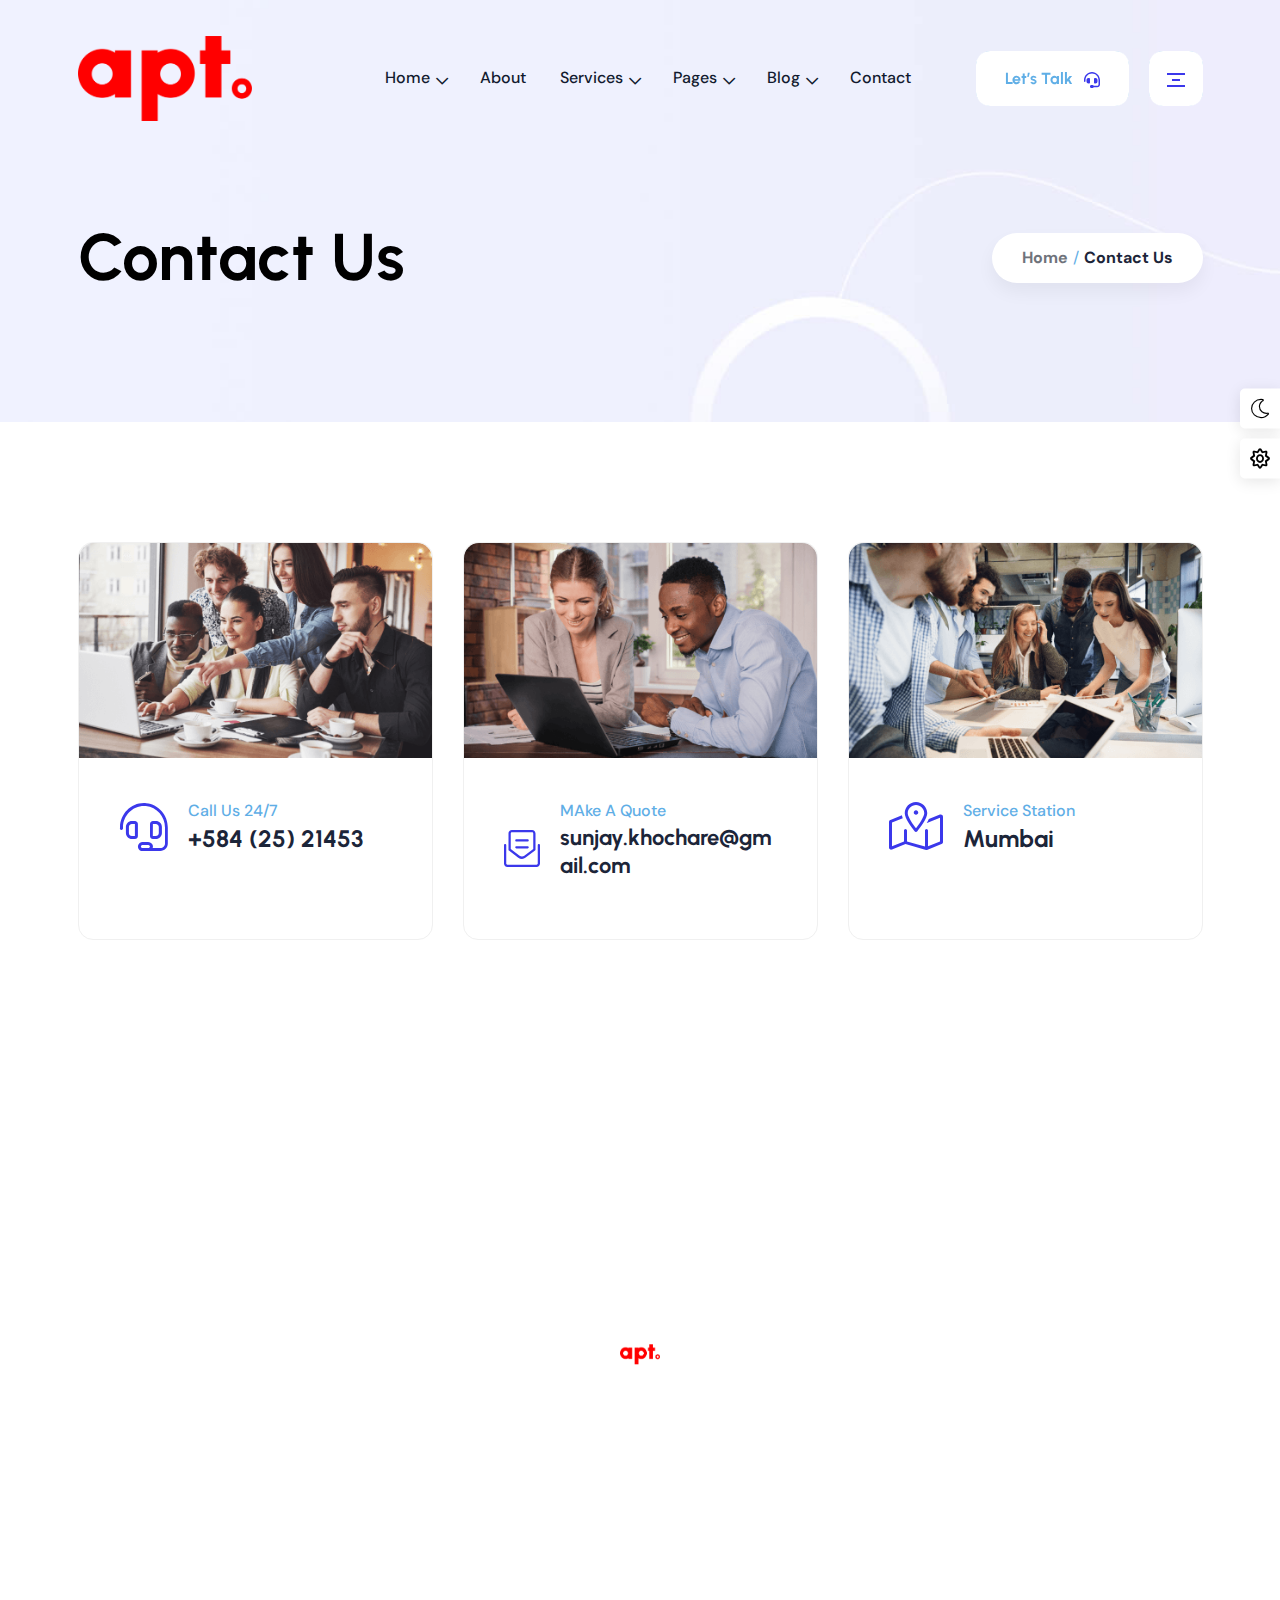
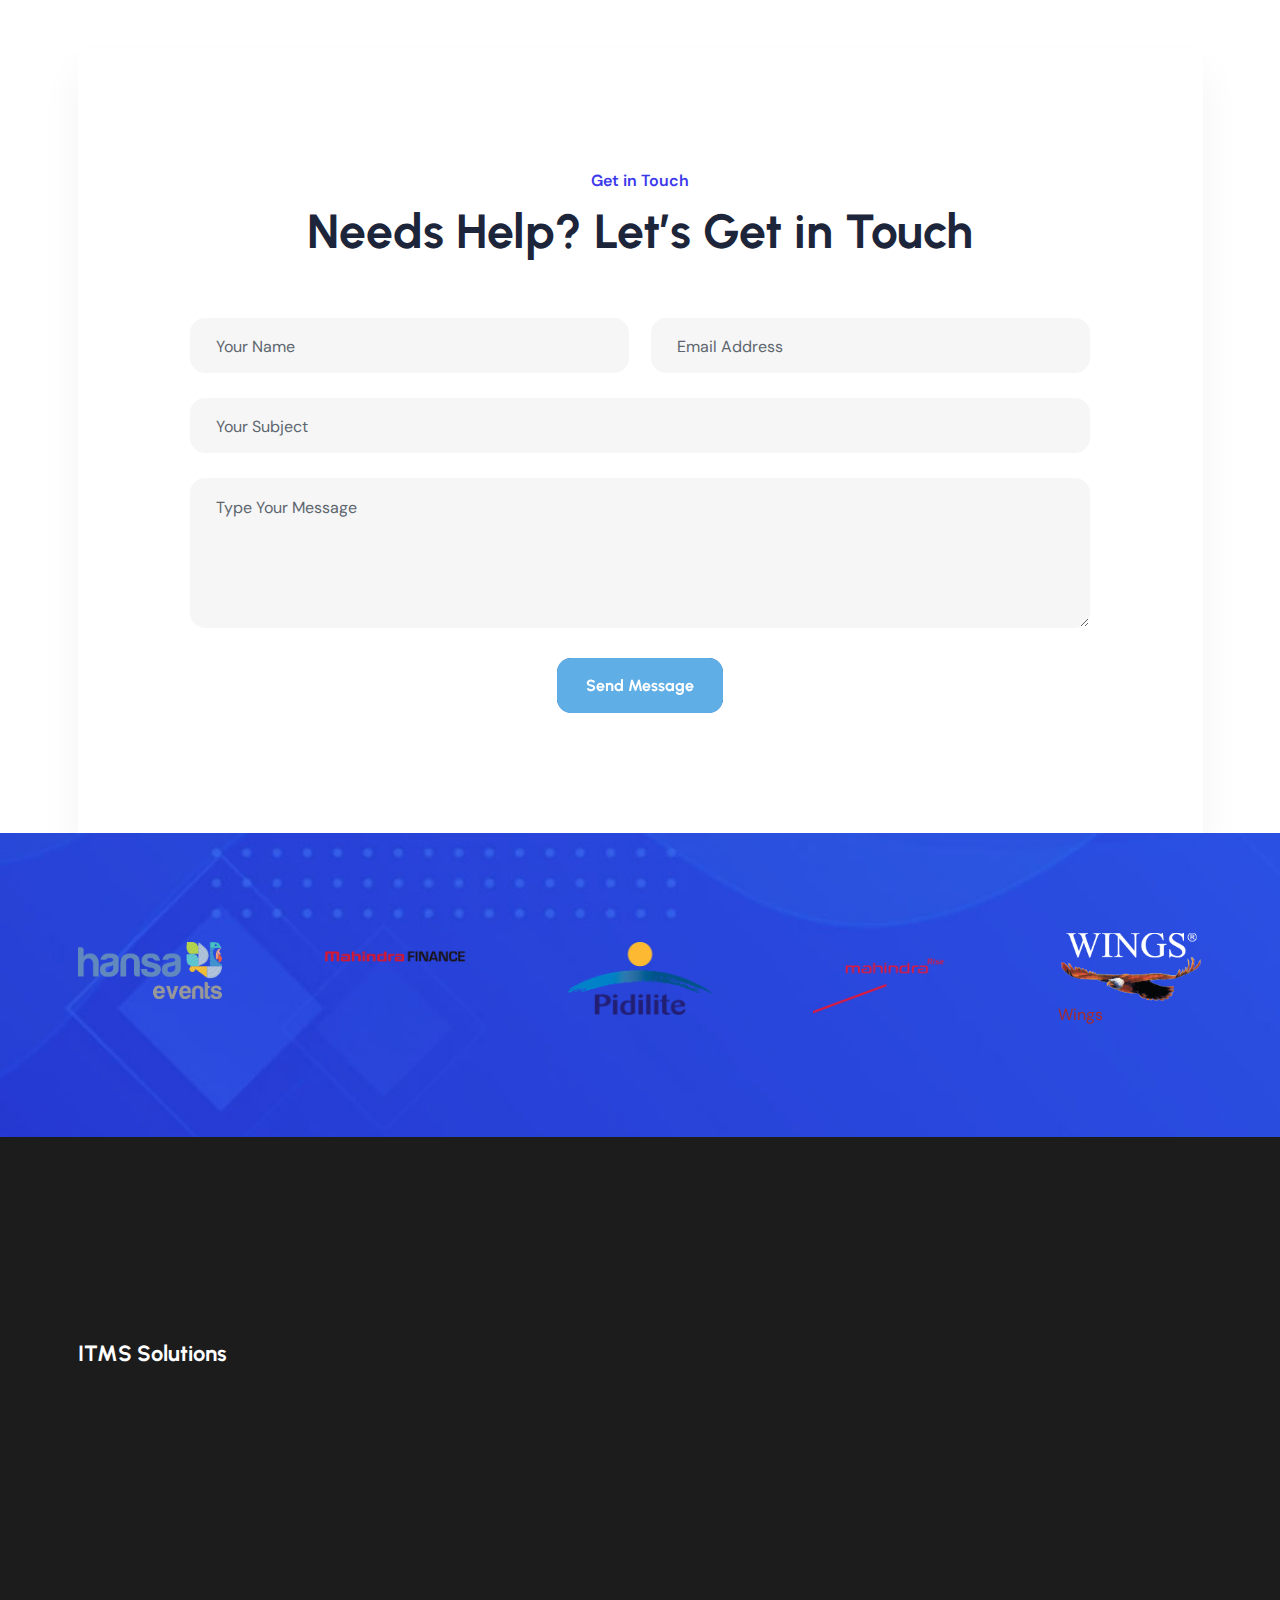
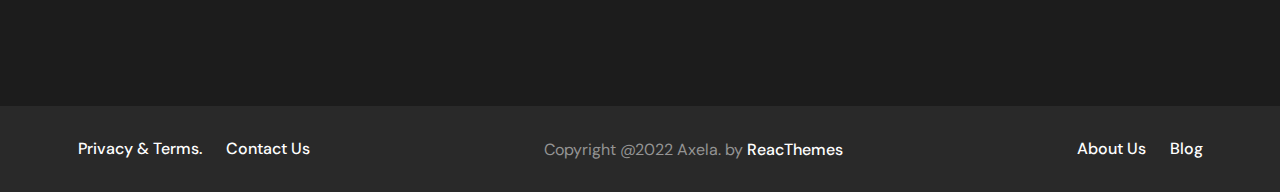
<file: contactus.html>
<!DOCTYPE html>
<html lang="en">

<head>
    <meta charset="UTF-8">
    <meta http-equiv="X-UA-Compatible" content="IE=edge">
    <meta name="viewport" content="width=device-width, initial-scale=1.0">
    <title>ITSM Solutions</title>
    <link rel="shortcut icon" type="image/x-icon" href="assets/images/Apt.png">
    <link rel="stylesheet" href="assets/css/plugins/swiper.min.css">
    <link rel="stylesheet" href="assets/css/plugins/fontawesome-5.css">
    <link rel="stylesheet" href="assets/css/plugins/unicons.css">
    <link rel="stylesheet" href="assets/css/plugins/fancybox.min.css">
    <link rel="stylesheet" href="assets/css/plugins/metismenu.css">
    <link rel="stylesheet" href="assets/css/vendor/bootstrap.min.css">
    <link rel="stylesheet" href="assets/css/plugins/hover-revel.css">
    <link rel="stylesheet" href="assets/css/plugins/animate.min.css">
    <link rel="stylesheet" href="assets/css/style.css">
</head>

<body>
    <!-- start header area -->
    <!-- header one -->
    <header class="header-one header--sticky">
        <div class="container">
            <div class="row align-items-center">
                <div class="col-lg-2 col-md-3 col-4">
                    <!-- logo area start -->
                    <a href="index.html" class="thumbnail">
                        <img class="active-light" src="assets/images/logo/Apt.png" alt="apt-logo">
                        <img class="active-dark" src="assets/images/logo/logo-2.svg" alt="axela-logo">
                    </a>
                    <!-- logo area end -->
                </div>
                <div class="col-lg-7 d-none d-xl-block">
                    <div class="main-header">
                        <nav class="main-nav">
                            <ul class="mainmenu">
                                <li class="has-droupdown">
                                    <a href="#">Home</a>
                                    <ul class="submenu home-mega">
                                        <li class="m-1">
                                            <ul class="multiple">
                                                <li><a class="multi" href="index.html">Creative Agency</a></li>
                                                <li><a class="multi" href="index-two.html">Corporate Agency</a></li>
                                                <li><a class="multi" href="index-three.html">StartUp Agency</a></li>
                                                <li><a class="multi" href="index-four.html">Digital Agency</a></li>
                                                <li><a class="multi" href="index-five.html">Portfolio Agency</a></li>
                                                <li><a class="multi" href="index-six.html">Full Screen Slider</a></li>
                                                <li><a class="multi" href="index-seven.html">Portfolio Showcase</a></li>
                                            </ul>
                                        </li>
                                        <li class="m-1">
                                            <ul class="single">
                                                <li><a class="multi" href="one-page-one.html">Creative OnePage</a></li>
                                                <li><a class="multi" href="one-page-two.html">Corporate OnePage</a></li>
                                                <li><a class="multi" href="one-page-three.html">StartUp OnePage</a></li>
                                                <li><a class="multi" href="one-page-four.html">Digital OnePage</a></li>
                                                <li><a class="multi" href="one-page-five.html">Portfolio OnePage</a></li>
                                            </ul>
                                        </li>
                                    </ul>
                                </li>
                                <li>
                                    <a href="about.html">About</a>
                                </li>
                                <li class="has-droupdown">
                                    <a href="#">Services</a>
                                    <ul class="submenu">
                                        <li><a class="single" href="service.html">Our Services</a></li>
                                        <li><a class="single" href="service-details.html">Service Details</a></li>
                                    </ul>
                                </li>
                                <li class="has-droupdown">
                                    <a href="#">Pages</a>
                                    <ul class="submenu home-mega home-mega2">
                                        <li class="m-1">
                                            <ul class="multiple">
                                                <li><a class="multi" href="appoinment.html">Appoinment</a></li>
                                                <li><a class="multi" href="about.html">About Us</a></li>
                                                <li><a class="multi" href="price-plan.html">Price Plans</a></li>
                                                <li><a class="multi" href="faq.html">FAQ Page</a></li>
                                                <li><a class="multi" href="testimonial.html">Testimonial</a></li>
                                                <li><a class="multi" href="404.html">404 Page</a></li>
                                            </ul>
                                        </li>
                                        <li class="m-1">
                                            <ul class="multiple">
                                                <li><a class="multi" href="portfolio.html">Portfolio Style 1</a></li>
                                                <li><a class="multi" href="portfolio-style-2.html">Portfolio Style 2</a></li>
                                                <li><a class="multi" href="portfolio-style-3.html">Portfolio Style 3</a></li>
                                                <li><a class="multi" href="portfolio-style-4.html">Portfolio Style 4</a></li>
                                                <li><a class="multi" href="portfolio-style-5.html">Portfolio Style 5</a></li>
                                                <li><a class="multi" href="project-details.html">Portfolio Details</a></li>
                                            </ul>
                                        </li>
                                        <li class="m-1">
                                            <ul class="multiple last">
                                                <li><a class="multi" href="team.html">Team Style 1</a></li>
                                                <li><a class="multi" href="team-style-2.html">Team Style 2</a></li>
                                                <li><a class="multi" href="team-style-3.html">Team Style 3</a></li>
                                                <li><a class="multi" href="team-style-4.html">Team Style 4</a></li>
                                                <li><a class="multi" href="team-style-5.html">Team Style 5</a></li>
                                                <li><a class="multi" href="team-details.html">Team Details</a></li>
                                            </ul>
                                        </li>
                                    </ul>
                                </li>
                                <li class="has-droupdown">
                                    <a href="#">Blog</a>
                                    <ul class="submenu">
                                        <li><a class="single" href="blog-list.html">Blog List</a></li>
                                        <li><a class="single" href="blog-grid.html">Blog Grid</a></li>
                                        <li><a class="single" href="blog-details.html">Blog Details</a></li>
                                    </ul>
                                </li>
                                <li>
                                    <a href="contactus.html">Contact</a>
                                </li>
                            </ul>
                        </nav>
                    </div>
                </div>
                <div class="col-xl-3 col-lg-10 col-md-9 col-8">
                    <div class="header-right">
                        <a href="#" class="rts-btn btn-secondary call-btn">Let’s Talk
                            <svg xmlns="http://www.w3.org/2000/svg" width="16" height="16" viewBox="0 0 16 16" fill="none">
                                <path d="M5.96875 7C5.96875 6.46875 5.5 6 4.96875 6H4.5C3.375 6 2.5 6.90625 2.5 8.03125V9.5C2.5 10.625 3.375 11.5 4.5 11.5H5C5.53125 11.5 6 11.0625 6 10.5L5.96875 7ZM8 0C3.5 0 0.125 3.75 0 8V9.25C0 9.6875 0.3125 10 0.71875 10C1.09375 10 1.5 9.6875 1.5 9.25V8C1.5 4.4375 4.40625 1.53125 8 1.53125C11.5625 1.53125 14.5 4.4375 14.5 8V12.5C14.5 13.2188 13.9375 13.75 13.25 13.75H9.78125C9.53125 13.3125 9.03125 13 8.5 13H7.53125C6.8125 13 6.15625 13.5 6 14.2188C5.84375 15.1875 6.5625 16 7.46875 16H8.5C9.03125 16 9.53125 15.7188 9.78125 15.25H13.25C14.75 15.25 16 14.0312 16 12.5V8C15.8438 3.75 12.4688 0 8 0ZM11.5 11.5C12.5938 11.5 13.5 10.625 13.5 9.5V8.03125C13.5 6.90625 12.5938 6 11.5 6H11C10.4375 6 10 6.46875 10 7.03125V10.5C10 11.0625 10.4375 11.5 11 11.5H11.5Z" fill="#3B38EB" />
                            </svg>
                        </a>
                        <a id="menu-btn" href="#" class="rts-btn btn-secondary menu-btn" onclick="event.preventDefault();">
                            <svg xmlns="http://www.w3.org/2000/svg" width="18" height="14" viewBox="0 0 18 14" fill="none">
                                <rect y="12" width="18" height="2" fill="#3B38EB" />
                                <rect x="5" y="6" width="8" height="2" fill="#3B38EB" />
                                <rect width="18" height="2" fill="#3B38EB" />
                            </svg>
                        </a>
                    </div>
                </div>
            </div>
        </div>
    </header>
    <!-- header one End -->
    <!-- ENd Header Area -->
    <div id="side-bar" class="side-bar">
        <button class="close-icon-menu"><i class="far fa-times"></i></button>
        <!-- inner menu area desktop start -->
        <div class="rts-sidebar-menu-desktop">
            <a class="logo-1" href="index.html"><img class="logo" src="assets/images/logo/Apt.png" alt="apt_logo"></a>
            <a class="logo-2" href="index.html"><img class="normal logo" src="assets/images/logo/logo-2.svg" alt="axela-logo"></a>
            <div class="body d-none d-xl-block">

                <p class="disc">
                    We must explain to you how all seds this mistakens idea and pleasures and account.
                </p>
                <div class="social-wrapper-two">
                    <ul class="social-area">
                        <li data-sal-delay="150" data-sal="slide-up" data-sal-duration="800" class="sal-animate"><a href="#"><i class="fab fa-facebook-f"></i></a></li>
                        <li data-sal-delay="250" data-sal="slide-up" data-sal-duration="800" class="sal-animate"><a href="#"><i class="fab fa-twitter"></i></a></li>
                        <li data-sal-delay="350" data-sal="slide-up" data-sal-duration="800" class="sal-animate"><a href="#"><i class="fab fa-linkedin-in"></i></a></li>
                        <li data-sal-delay="450" data-sal="slide-up" data-sal-duration="800" class="sal-animate"><a href="#"><i class="fab fa-skype"></i></a></li>
                    </ul>
                </div>
                <div class="get-in-touch mt--50">
                    <!-- title -->
                    <div class="h6 title">Get In Touch</div>
                    <!-- title End -->
                    <div class="wrapper">
                        <!-- single -->
                        <div class="single">
                            <i class="fas fa-phone-alt"></i>
                            <a href="#">+9920707494</a>
                        </div>
                        <!-- single ENd -->
                        <!-- single -->
                        <div class="single">
                            <i class="fas fa-envelope"></i>
                            <a href="#">example@gmail.com</a>
                        </div>
                        <!-- single ENd -->
                        <!-- single -->
                        <div class="single">
                            <i class="fas fa-globe"></i>
                            <a href="#">www.webexample.com</a>
                        </div>
                        <!-- single ENd -->
                        <!-- single -->
                        <div class="single">
                            <i class="fas fa-map-marker-alt"></i>
                            <a href="#">13/A, New Pro State, NYC</a>
                        </div>
                        <!-- single ENd -->
                    </div>
                </div>
            </div>
            <div class="body-mobile d-block d-xl-none">
                <nav class="nav-main mainmenu-nav mt--30">
                    <ul class="mainmenu" id="mobile-menu-active">
                        <li class="has-droupdown">
                            <a href="#">Home</a>
                            <ul class="submenu">
                                <a href="#" class="tag">Multipages</a>
                                <li><a class="mobile-menu-link" href="index.html">Creative Agency</a></li>
                                <li><a class="mobile-menu-link" href="index-two.html">Corporate Agency</a></li>
                                <li><a class="mobile-menu-link" href="index-three.html">StartUp Agency</a></li>
                                <li><a class="mobile-menu-link" href="index-four.html">Digital Agency</a></li>
                                <li><a class="mobile-menu-link" href="index-five.html">Portfolio Agency</a></li>
                                <li><a class="mobile-menu-link" href="index-six.html">Full Screen Slider</a></li>
                                <li><a class="mobile-menu-link" href="index-seven.html">Portfolio Showcase</a></li>
                            </ul>
                            <ul class="submenu">
                                <a href="#" class="tag">Onepages</a>
                                <li><a class="mobile-menu-link" href="one-page-one.html">Creative OnePage</a></li>
                                <li><a class="mobile-menu-link" href="one-page-two.html">Corporate OnePage</a></li>
                                <li><a class="mobile-menu-link" href="one-page-three.html">StartUp OnePage</a></li>
                                <li><a class="mobile-menu-link" href="one-page-four.html">Digital OnePage</a></li>
                                <li><a class="mobile-menu-link" href="one-page-five.html">Portfolio OnePage</a></li>
                            </ul>
                        </li>
                        <li><a href="about.html">About Us</a></li>
                        <li class="has-droupdown">
                            <a href="#">Services</a>
                            <ul class="submenu">
                                <li><a class="mobile-menu-link" href="service.html">Our Services</a></li>
                                <li><a class="mobile-menu-link" href="service-details.html">Service Details</a></li>
                            </ul>
                        </li>
                        <li class="has-droupdown">
                            <a href="#">Pages</a>
                            <ul class="submenu">
                                <li><a class="mobile-menu-link" href="service.html">Services</a></li>
                                <li><a class="mobile-menu-link" href="service-details.html">Service Details</a></li>
                                <li><a class="mobile-menu-link" href="team.html">Team</a></li>
                                <li><a class="mobile-menu-link" href="team-details.html">Team Details</a></li>
                                <li><a class="mobile-menu-link" href="faq.html">FAQ Page</a></li>
                                <li><a class="mobile-menu-link" href="price-plan.html">Price Plan</a></li>
                                <li><a class="mobile-menu-link" href="404.html">404 Page</a></li>
                                <li><a class="mobile-menu-link" href="portfolio.html">Portfolio Style 1</a></li>
                                <li><a class="mobile-menu-link" href="portfolio-style-2.html">Portfolio Style 2</a></li>
                                <li><a class="mobile-menu-link" href="portfolio-style-3.html">Portfolio Style 3</a></li>
                                <li><a class="mobile-menu-link" href="portfolio-style-4.html">Portfolio Style 4</a></li>
                                <li><a class="mobile-menu-link" href="portfolio-style-5.html">Portfolio Style 5</a></li>
                                <li><a class="mobile-menu-link" href="project-details.html">Portfolio Details</a></li>
                                <li><a class="mobile-menu-link" href="team.html">Team Style 1</a></li>
                                <li><a class="mobile-menu-link" href="team-style-2.html">Team Style 2</a></li>
                                <li><a class="mobile-menu-link" href="team-style-3.html">Team Style 3</a></li>
                                <li><a class="mobile-menu-link" href="team-style-4.html">Team Style 4</a></li>
                                <li><a class="mobile-menu-link" href="team-style-5.html">Team Style 5</a></li>
                                <li><a class="mobile-menu-link" href="team-details.html">Team Details</a></li>
                            </ul>
                        </li>
                        <li class="has-droupdown">
                            <a href="#">Blog</a>
                            <ul class="submenu">
                                <li><a class="mobile-menu-link" href="blog-list.html">Blog List</a></li>
                                <li><a class="mobile-menu-link" href="blog-grid.html">Blog Grid</a></li>
                                <li><a class="mobile-menu-link" href="blog-details.html">Blog Details</a></li>
                            </ul>
                        </li>
                        <li>
                            <a href="contactus.html">Contact Us</a>
                        </li>
                    </ul>
                </nav>
                <div class="social-wrapper-two mt--50">
                    <ul class="social-area">
                        <li data-sal-delay="150" data-sal="slide-up" data-sal-duration="800" class="sal-animate"><a href="#"><i class="fab fa-facebook-f"></i></a></li>
                        <li data-sal-delay="250" data-sal="slide-up" data-sal-duration="800" class="sal-animate"><a href="#"><i class="fab fa-twitter"></i></a></li>
                        <li data-sal-delay="350" data-sal="slide-up" data-sal-duration="800" class="sal-animate"><a href="#"><i class="fab fa-linkedin-in"></i></a></li>
                        <li data-sal-delay="450" data-sal="slide-up" data-sal-duration="800" class="sal-animate"><a href="#"><i class="fab fa-skype"></i></a></li>
                    </ul>
                </div>
                <!-- <a href="#" class="rts-btn btn-primary ml--20 ml_sm--5 header-one-btn quote-btnmenu">Get Quote</a> -->
            </div>
        </div>
        <!-- inner menu area desktop End -->
    </div>

    <div id="anywhere-home"></div>

    <!-- start breadcrumb area -->
    <div class="rts-breadcrumb-area breadcrumb-bg bg_image">
        <div class="container">
            <div class="row align-items-center">
                <div class="col-xl-6 col-lg-6 col-md-6 col-sm-12 col-12 breadcrumb-1">
                    <h1 class="title" data-sal-delay="150" data-sal="slide-up" data-sal-duration="800">Contact Us</h1>
                </div>
                <div class="col-xl-6 col-lg-6 col-md-6 col-sm-12 col-12">
                    <div class="bread-tag">
                        <a href="index.html" data-sal-delay="250" data-sal="slide-up" data-sal-duration="800">Home</a>
                        <span> / </span>
                        <a href="#" class="active" data-sal-delay="450" data-sal="slide-up" data-sal-duration="800">Contact Us</a>
                    </div>
                </div>
            </div>
        </div>
    </div>
    <!-- end breadcrumb area -->


    <!-- contact single area start -->
    <div class="rts-contact-area-page rts-section-gap">
        <div class="container">
            <div class="row g-5">
                <!-- single contact area -->
                <div class="col-xl-4 col-lg-4 col-md-6 col-sm-6 col-12">
                    <div class="single-contact-one-inner sal-animate" data-sal-delay="150" data-sal="slide-up" data-sal-duration="800">
                        <div class="thumbnail">
                            <img src="assets/images/contact/01.png" alt="">
                        </div>
                        <div class="content">
                            <div class="icone">
                                <img src="assets/images/contact/shape/01.svg" alt="">
                            </div>
                            <div class="info">
                                <span>Call Us 24/7</span>
                                <a href="tel:+18475555555">
                                    <h5>+584 (25) 21453</h5>
                                </a>
                            </div>
                        </div>
                    </div>
                </div>
                <!-- single contact area end -->
                <!-- single contact area -->
                <div class="col-xl-4 col-lg-4 col-md-6 col-sm-6 col-12">
                    <div class="single-contact-one-inner sal-animate" data-sal-delay="200" data-sal="slide-up" data-sal-duration="800">
                        <div class="thumbnail">
                            <img src="assets/images/contact/02.png" alt="">
                        </div>
                        <div class="content">
                            <div class="icone">
                                <img src="assets/images/contact/shape/02.svg" alt="">
                            </div>
                            <div class="info">
                                <span>MAke A Quote</span>
                                <a href="mailto:someone@example.com">
                                    <h6>sunjay.khochare@gmail.com</h6>
                                </a>
                            </div>
                        </div>
                    </div>
                </div>
                <!-- single contact area end -->
                <!-- single contact area -->
                <div class="col-xl-4 col-lg-4 col-md-6 col-sm-6 col-12">
                    <div class="single-contact-one-inner sal-animate" data-sal-delay="350" data-sal="slide-up" data-sal-duration="800">
                        <div class="thumbnail">
                            <img src="assets/images/contact/03.png" alt="">
                        </div>
                        <div class="content">
                            <div class="icone">
                                <img src="assets/images/contact/shape/03.svg" alt="">
                            </div>
                            <div class="info">
                                <span>Service Station</span>
                                <a href="#">
                                    <h5>Mumbai</h5>
                                </a>
                            </div>
                        </div>
                    </div>
                </div>
                <!-- single contact area end -->
            </div>
        </div>
    </div>
    <!-- conact single area end -->

    <!-- axela map area start -->
    <div class="rts-contact-map-area">
        <div class="contaciner-fluid">
            <div class="row">
                <div class="col-12">
                    <div class="contact-map-area-fluid">
                        <iframe class="contact-map" src="https://www.google.com/maps/embed?pb=!1m14!1m12!1m3!1d14602.288851207937!2d90.47855065!3d23.798243149999998!2m3!1f0!2f0!3f0!3m2!1i1024!2i768!4f13.1!5e0!3m2!1sen!2sbd!4v1663151706353!5m2!1sen!2sbd" style="border:0;" allowfullscreen="" loading="lazy" referrerpolicy="no-referrer-when-downgrade"></iframe>
                        <img class="location" src="assets/images/contact/shape/location.png" alt="Business_map" height="5" width="40">
                    </div>
                </div>
            </div>
        </div>
    </div>
    <!-- axela map area end -->

    <!-- conact us form fluid start -->
    <div class="rts-contact-form-area">
        <div class="container">

            <div class="rts-contact-fluid rts-section-gap">
                <div class="row mb--30">
                    <div class="col-12">
                        <div class="title-area text-center">
                            <span data-sal-delay="150" data-sal="slide-up" data-sal-duration="800"
                                class="sal-animate">Get in Touch</span>
                            <h3 class="title animated fadeIn sal-animate" data-sal-delay="250" data-sal="slide-up" data-sal-duration="800">Needs Help? Let’s Get in Touch
                            </h3>
                        </div>
                    </div>
                </div>
                <div class="form-wrapper">
                    <div id="form-messages"></div>
                    <form id="contact-form" action="mailer.php" method="post">
                        <div class="name-email">
                            <input type="text" name="name" placeholder="Your Name" required>
                            <input type="email" name="email" placeholder="Email Address" required>
                        </div>
                        <input type="text" name="subject" placeholder="Your Subject">
                        <textarea placeholder="Type Your Message" name="message"></textarea>
                        <button type="submit" class="rts-btn btn-primary">Send Message</button>
                    </form>
                </div>
            </div>
        </div>

    </div>
    <!-- conact us form fluid end -->

    <!-- start Footer area -->

    <!-- our brand area style two -->
    <div class="rts-brand-area bg_brand--two ptb--100">
        <div class="container">
            <div class="row">
                <div class="col-12">
                    <div class="brand-wrapper-two">
                        <!-- Swiper -->
                        <div class="swiper brand-1">
                            <div class="swiper-wrapper">
                                <div class="swiper-slide">
                                    <a href="#"><img src="assets/images/brand/hansa-full-logo.png" alt="hansa-full-logo"></a>
                                </div>
                                <div class="swiper-slide">
                                    <a href="#"><img src="assets/images/brand/Mahindra Finance Logo.png" alt="Mahindra-Finance-Logo"></a>
                                </div>
                                <div class="swiper-slide">
                                    <a href="#"><img src="assets/images/brand/Pidilite Logo.png" alt="Pidilite"></a>
                                </div>
                                <div class="swiper-slide">
                                    <a href="#"><img src="assets/images/brand/Mahindra Logo.png" alt="Mahindra"></a>
                                </div>
                                <div class="swiper-slide">
                                    <a href="#" style="color: brown;"><img class="mt-dec-brand" src="assets/images/brand/Wings Logo.png" alt="Wings">Wings</a>
                                </div>
                                <div class="swiper-slide">
                                    <a href="#"><img src="assets/images/brand/ZtoA Logo.png" alt="ZtoA"></a>
                                </div>
                                <div class="swiper-slide">
                                    <a href="#"><img src="assets/images/brand/hansa-full-logo.png" alt="hansa-full-logo"></a>
                                </div>
                                <div class="swiper-slide">
                                    <a href="#"><img src="assets/images/brand/Mahindra Finance Logo.png" alt="Mahindra-Finance-Logo"></a>
                                </div>
                                <div class="swiper-slide">
                                    <a href="#"><img src="assets/images/brand/Pidilite Logo.png" alt="Pidilite"></a>
                                </div>
                                <div class="swiper-slide">
                                    <a href="#"><img src="assets/images/brand/Mahindra Logo.png" alt="Mahindra"></a>
                                </div>
                                <div class="swiper-slide">
                                    <a href="#" tyle="color: brown"><img class="mt-dec-brand" src="assets/images/brand/Wings Logo.png" alt="Wings">Wings</a>
                                </div>
                                <div class="swiper-slide">
                                    <a href="#"><img src="assets/images/brand/ZtoA Logo.png" alt="ZtoA"></a>
                                </div>
                            </div>
                        </div>
                        <!-- swiper end -->
                    </div>
                </div>
            </div>
        </div>
    </div>
    <!-- our brand area style two End -->
    <!-- ENd Footer Area -->


    <!-- start header area -->
    <!-- footer area start -->
    <div class="rts-footer-area-one rts-section-gap footer-one-bg">
        <div class="container">
            <div class="row">
                <div class="bg-footer-one-shape">
                    <div class="wrapper">
                        <img class="footer_shape small" src="assets/images/footer/01.png" alt="Footer_bg" data-sal-delay="150" data-sal="zoom-in" data-sal-duration="800">
                        <img class="footer_shape large" src="assets/images/footer/02.png" alt="Footer_bg" data-sal-delay="150" data-sal="zoom-in" data-sal-duration="800">
                    </div>
                </div>
                <div class="col-lg-4">
                    <div class="footer-one-left">
                        <a class="logo" href="#">
                            <img src="assets/images/logo/Apt.png" alt="Logo_image" height="30%" width="30%" data-sal-delay="150" data-sal="slide-up" data-sal-duration="800" >
                            <h6 style="color: white;">ITMS Solutions</h6>
                        </a>
                        <p class="disc" data-sal-delay="250" data-sal="slide-up" data-sal-duration="800">
                            Tempus nula rhoncus euismod curae masa cras justo, quisque semper molestie primis porttitor mus tempor dapibus
                        </p>
                        <ul class="social-area">
                            <li data-sal-delay="150" data-sal="slide-up" data-sal-duration="800"><a href="#"><i class="fab fa-facebook-f"></i></a></li>
                            <li data-sal-delay="250" data-sal="slide-up" data-sal-duration="800"><a href="#"><i class="fab fa-twitter"></i></a></li>
                            <li data-sal-delay="350" data-sal="slide-up" data-sal-duration="800"><a href="#"><i class="fab fa-linkedin-in"></i></a></li>
                            <li data-sal-delay="450" data-sal="slide-up" data-sal-duration="800"><a href="#"><i class="fab fa-skype"></i></a></li>
                        </ul>
                    </div>
                </div>
                <div class="col-lg-8">
                    <div class="footer-right-one">
                        <div class="single-wized-footer">
                            <h5 class="title-heading" data-sal-delay="150" data-sal="slide-up" data-sal-duration="800">
                                Services
                            </h5>
                            <ul class="list">
                                <li data-sal-delay="150" data-sal="slide-up" data-sal-duration="800"><a href="service-details.html">Branding Design</a></li>
                                <li data-sal-delay="250" data-sal="slide-up" data-sal-duration="800"><a href="service-details.html">Website Development</a></li>
                                <li data-sal-delay="350" data-sal="slide-up" data-sal-duration="800"><a href="service-details.html">App Design</a></li>
                                <li data-sal-delay="450" data-sal="slide-up" data-sal-duration="800"><a href="service-details.html">Digital Marketing</a></li>
                                <li data-sal-delay="550" data-sal="slide-up" data-sal-duration="800"><a href="service-details.html">Product Development</a></li>
                            </ul>
                        </div>
                        <div class="single-wized-footer">
                            <h5 class="title-heading" data-sal-delay="150" data-sal="slide-up" data-sal-duration="800">
                                Resourses
                            </h5>
                            <ul class="list">
                                <li data-sal-delay="150" data-sal="slide-up" data-sal-duration="800"><a href="blog-list.html">Blog</a></li>
                                <li data-sal-delay="250" data-sal="slide-up" data-sal-duration="800"><a href="portfolio.html">Case Study</a></li>
                                <li data-sal-delay="350" data-sal="slide-up" data-sal-duration="800"><a href="portfolio.html">Portfolio</a></li>
                                <li data-sal-delay="450" data-sal="slide-up" data-sal-duration="800"><a href="team.html">Team pages</a></li>
                            </ul>
                        </div>
                        <div class="single-wized-footer">
                            <h5 class="title-heading" data-sal-delay="150" data-sal="slide-up" data-sal-duration="800">
                                Support
                            </h5>
                            <ul class="list">
                                <li data-sal-delay="150" data-sal="slide-up" data-sal-duration="800"><a href="contactus.html">Contact</a></li>
                                <li data-sal-delay="250" data-sal="slide-up" data-sal-duration="800"><a href="#">Privacy Policy</a></li>
                                <li data-sal-delay="350" data-sal="slide-up" data-sal-duration="800"><a href="#">Terms of Use</a></li>
                            </ul>
                        </div>
                    </div>
                </div>
            </div>
        </div>
    </div>
    <!-- footer area end -->

    <!-- rts-copyright-area -->
    <div class="rts-copyright-area ptb--30 ptb_sm--15">
        <div class="container">
            <div class="row">
                <div class="col-12">
                    <div class="copyu-right-wrapper">
                        <div class="left single">
                            <a href="#">Privacy & Terms.</a>
                            <a href="contactus.html" class="ml--20">Contact Us</a>
                        </div>
                        <div class="left single">
                            <p>Copyright @2022 Axela. by <a href="https://themeforest.net/user/reacthemes/portfolio">ReacThemes</a></p>
                        </div>
                        <div class="left single">
                            <a href="about.html">About Us</a>
                            <a href="blog-list.html" class="ml--20">Blog</a>
                        </div>
                    </div>
                </div>
            </div>
        </div>
    </div>
    <!-- rts-copyright-area ENd -->
    <!-- ENd Header Area -->

    <div class="modal-sidebar-scroll rts-dark-light">
        <ul>
            <li><span>Dark</span><i class="rts-go-dark fal fa-moon"></i></li>
            <li><span>Light</span><i class="rts-go-light far fa-sun"></i></li>
        </ul>
    </div>


    <div class="loader-wrapper">
        <div class="loader">
        </div>
        <div class="loader-section section-left"></div>
        <div class="loader-section section-right"></div>
    </div>


    <div class="progress-wrap">
        <svg class="progress-circle svg-content" width="100%" height="100%" viewBox="-1 -1 102 102">
            <path d="M50,1 a49,49 0 0,1 0,98 a49,49 0 0,1 0,-98" style="transition: stroke-dashoffset 10ms linear 0s; stroke-dasharray: 307.919, 307.919; stroke-dashoffset: 307.919;"></path>
        </svg>
    </div>


    <!-- scripts start form hear -->
    <script src="assets/js/vendor/jquery.min.js"></script>
    <script src="assets/js/vendor/jqueryui.js"></script>
    <script src="assets/js/vendor/waypoint.js"></script>
    <script src="assets/js/plugins/swiper.js"></script>
    <script src="assets/js/plugins/counterup.js"></script>
    <script src="assets/js/plugins/sal.min.js"></script>
    <script src="assets/js/plugins/fancybox.js"></script>
    <script src="assets/js/plugins/metismenu.js"></script>
    <script src="assets/js/plugins/marquery.js"></script>
    <script src="assets/js/vendor/bootstrap.min.js"></script>
    <script src="assets/js/vendor/waw.js"></script>


    <script src="assets/js/plugins/hover-revel.js"></script>
    <script src="assets/js/plugins/twinmax.js"></script>


    <script src="assets/js/plugins/contact.form.js"></script>


    <!-- main Js -->
    <script src="assets/js/main.js"></script>
    <!-- scripts end form hear -->
</body>

</html>
</file>
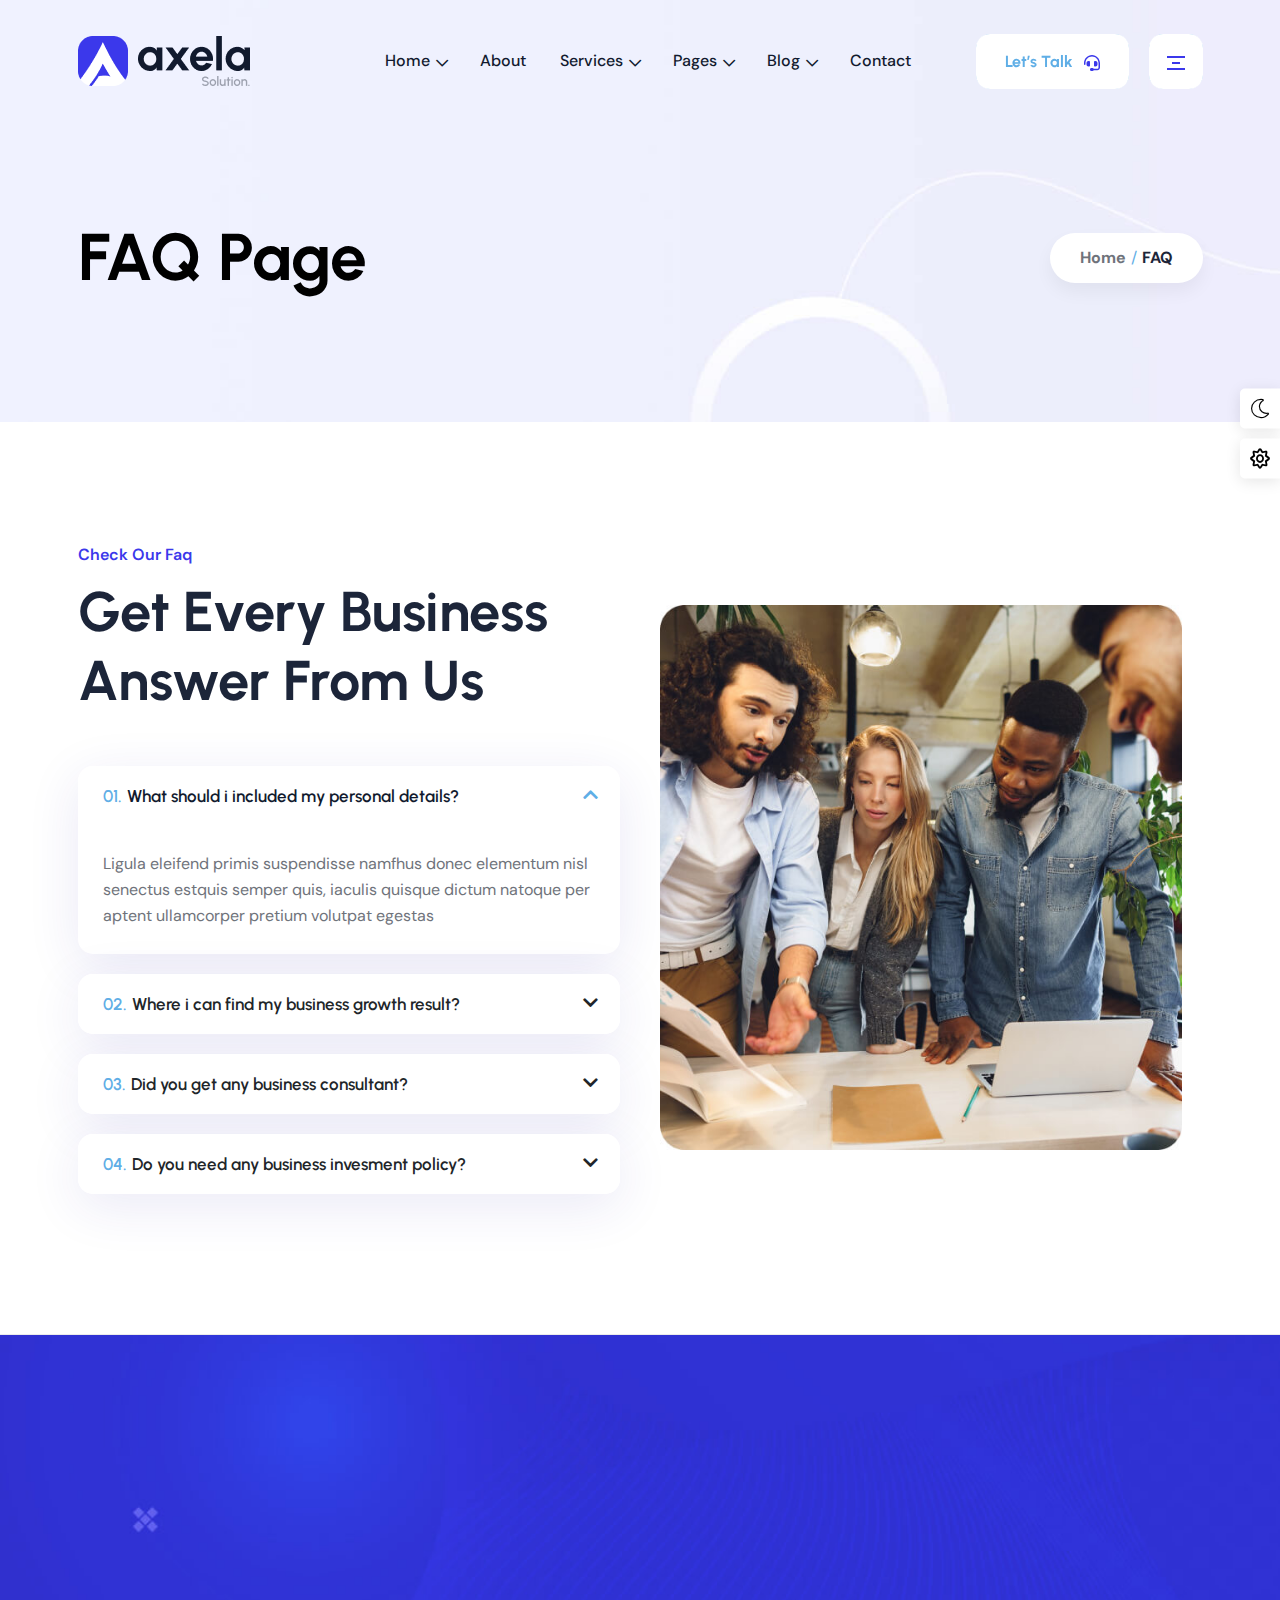
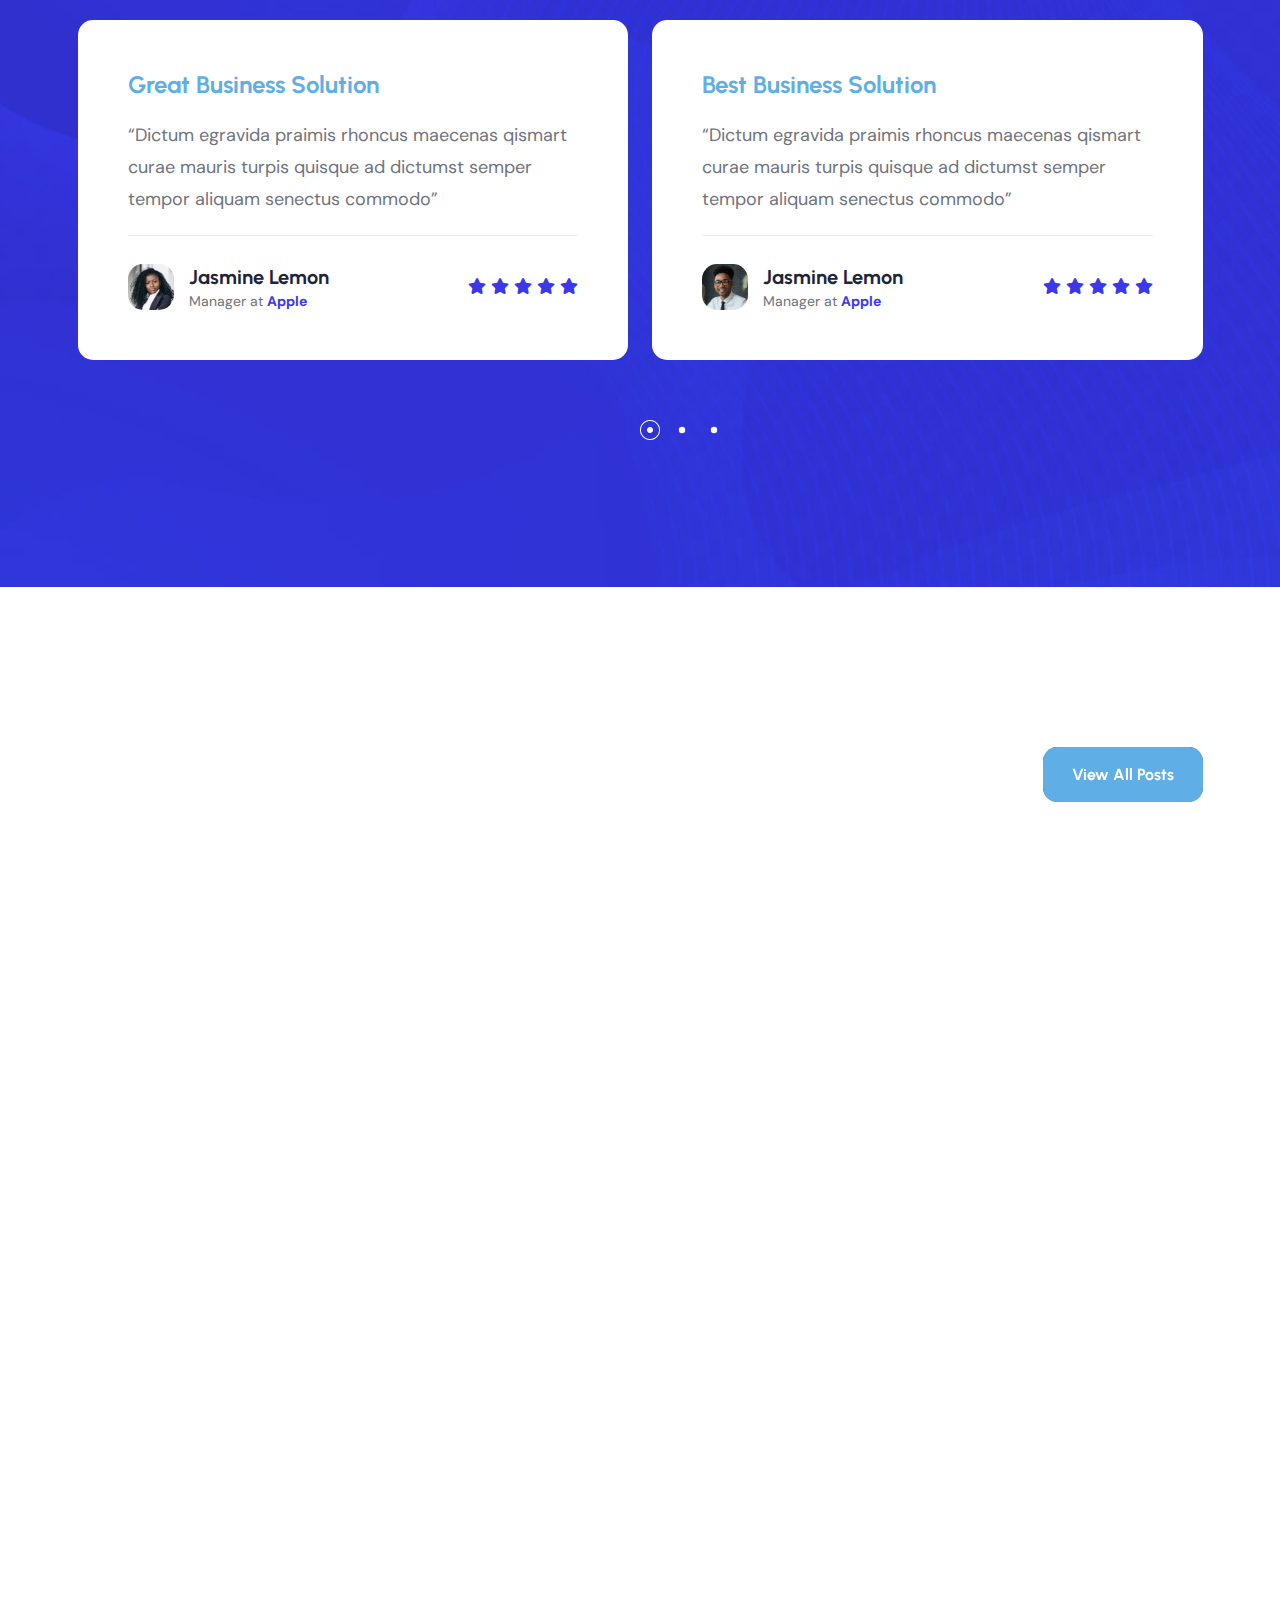
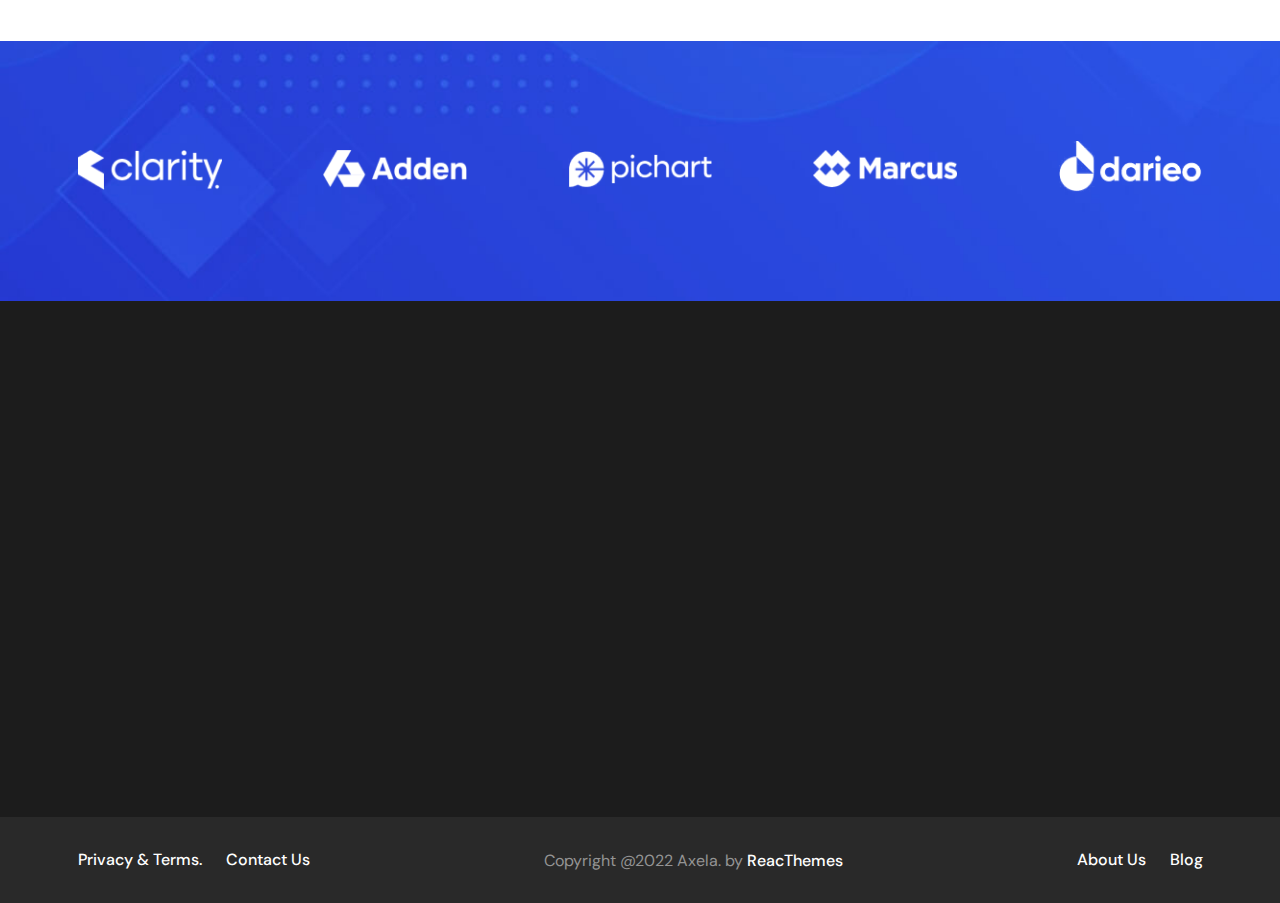
<file: faq.html>
<!DOCTYPE html>
<html lang="en">

<head>
    <meta charset="UTF-8">
    <meta http-equiv="X-UA-Compatible" content="IE=edge">
    <meta name="viewport" content="width=device-width, initial-scale=1.0">
    <title>Axela Creative Agenacy & Portfolio HTML Template </title>
    <link rel="shortcut icon" type="image/x-icon" href="assets/images/fav.png">
    <link rel="stylesheet" href="assets/css/plugins/swiper.min.css">
    <link rel="stylesheet" href="assets/css/plugins/fontawesome-5.css">
    <link rel="stylesheet" href="assets/css/plugins/unicons.css">
    <link rel="stylesheet" href="assets/css/plugins/fancybox.min.css">
    <link rel="stylesheet" href="assets/css/plugins/metismenu.css">
    <link rel="stylesheet" href="assets/css/vendor/bootstrap.min.css">
    <link rel="stylesheet" href="assets/css/plugins/hover-revel.css">
    <link rel="stylesheet" href="assets/css/plugins/animate.min.css">
    <link rel="stylesheet" href="assets/css/style.css">
</head>

<body>
    <!-- start header area -->
    <!-- header one -->
    <header class="header-one header--sticky">
        <div class="container">
            <div class="row align-items-center">
                <div class="col-lg-2 col-md-3 col-4">
                    <!-- logo area start -->
                    <a href="index.html" class="thumbnail">
                        <img class="active-light" src="assets/images/logo/logo-1.png" alt="axela-logo">
                        <img class="active-dark" src="assets/images/logo/logo-2.svg" alt="axela-logo">
                    </a>
                    <!-- logo area end -->
                </div>
                <div class="col-lg-7 d-none d-xl-block">
                    <div class="main-header">
                        <nav class="main-nav">
                            <ul class="mainmenu">
                                <li class="has-droupdown">
                                    <a href="#">Home</a>
                                    <ul class="submenu home-mega">
                                        <li class="m-1">
                                            <ul class="multiple">
                                                <li><a class="multi" href="index.html">Creative Agency</a></li>
                                                <li><a class="multi" href="index-two.html">Corporate Agency</a></li>
                                                <li><a class="multi" href="index-three.html">StartUp Agency</a></li>
                                                <li><a class="multi" href="index-four.html">Digital Agency</a></li>
                                                <li><a class="multi" href="index-five.html">Portfolio Agency</a></li>
                                                <li><a class="multi" href="index-six.html">Full Screen Slider</a></li>
                                                <li><a class="multi" href="index-seven.html">Portfolio Showcase</a></li>
                                            </ul>
                                        </li>
                                        <li class="m-1">
                                            <ul class="single">
                                                <li><a class="multi" href="one-page-one.html">Creative OnePage</a></li>
                                                <li><a class="multi" href="one-page-two.html">Corporate OnePage</a></li>
                                                <li><a class="multi" href="one-page-three.html">StartUp OnePage</a></li>
                                                <li><a class="multi" href="one-page-four.html">Digital OnePage</a></li>
                                                <li><a class="multi" href="one-page-five.html">Portfolio OnePage</a></li>
                                            </ul>
                                        </li>
                                    </ul>
                                </li>
                                <li>
                                    <a href="about.html">About</a>
                                </li>
                                <li class="has-droupdown">
                                    <a href="#">Services</a>
                                    <ul class="submenu">
                                        <li><a class="single" href="service.html">Our Services</a></li>
                                        <li><a class="single" href="service-details.html">Service Details</a></li>
                                    </ul>
                                </li>
                                <li class="has-droupdown">
                                    <a href="#">Pages</a>
                                    <ul class="submenu home-mega home-mega2">
                                        <li class="m-1">
                                            <ul class="multiple">
                                                <li><a class="multi" href="appoinment.html">Appoinment</a></li>
                                                <li><a class="multi" href="about.html">About Us</a></li>
                                                <li><a class="multi" href="price-plan.html">Price Plans</a></li>
                                                <li><a class="multi" href="faq.html">FAQ Page</a></li>
                                                <li><a class="multi" href="testimonial.html">Testimonial</a></li>
                                                <li><a class="multi" href="404.html">404 Page</a></li>
                                            </ul>
                                        </li>
                                        <li class="m-1">
                                            <ul class="multiple">
                                                <li><a class="multi" href="portfolio.html">Portfolio Style 1</a></li>
                                                <li><a class="multi" href="portfolio-style-2.html">Portfolio Style 2</a></li>
                                                <li><a class="multi" href="portfolio-style-3.html">Portfolio Style 3</a></li>
                                                <li><a class="multi" href="portfolio-style-4.html">Portfolio Style 4</a></li>
                                                <li><a class="multi" href="portfolio-style-5.html">Portfolio Style 5</a></li>
                                                <li><a class="multi" href="project-details.html">Portfolio Details</a></li>
                                            </ul>
                                        </li>
                                        <li class="m-1">
                                            <ul class="multiple last">
                                                <li><a class="multi" href="team.html">Team Style 1</a></li>
                                                <li><a class="multi" href="team-style-2.html">Team Style 2</a></li>
                                                <li><a class="multi" href="team-style-3.html">Team Style 3</a></li>
                                                <li><a class="multi" href="team-style-4.html">Team Style 4</a></li>
                                                <li><a class="multi" href="team-style-5.html">Team Style 5</a></li>
                                                <li><a class="multi" href="team-details.html">Team Details</a></li>
                                            </ul>
                                        </li>
                                    </ul>
                                </li>
                                <li class="has-droupdown">
                                    <a href="#">Blog</a>
                                    <ul class="submenu">
                                        <li><a class="single" href="blog-list.html">Blog List</a></li>
                                        <li><a class="single" href="blog-grid.html">Blog Grid</a></li>
                                        <li><a class="single" href="blog-details.html">Blog Details</a></li>
                                    </ul>
                                </li>
                                <li>
                                    <a href="contactus.html">Contact</a>
                                </li>
                            </ul>
                        </nav>
                    </div>
                </div>
                <div class="col-xl-3 col-lg-10 col-md-9 col-8">
                    <div class="header-right">
                        <a href="#" class="rts-btn btn-secondary call-btn">Let’s Talk
                            <svg xmlns="http://www.w3.org/2000/svg" width="16" height="16" viewBox="0 0 16 16" fill="none">
                                <path d="M5.96875 7C5.96875 6.46875 5.5 6 4.96875 6H4.5C3.375 6 2.5 6.90625 2.5 8.03125V9.5C2.5 10.625 3.375 11.5 4.5 11.5H5C5.53125 11.5 6 11.0625 6 10.5L5.96875 7ZM8 0C3.5 0 0.125 3.75 0 8V9.25C0 9.6875 0.3125 10 0.71875 10C1.09375 10 1.5 9.6875 1.5 9.25V8C1.5 4.4375 4.40625 1.53125 8 1.53125C11.5625 1.53125 14.5 4.4375 14.5 8V12.5C14.5 13.2188 13.9375 13.75 13.25 13.75H9.78125C9.53125 13.3125 9.03125 13 8.5 13H7.53125C6.8125 13 6.15625 13.5 6 14.2188C5.84375 15.1875 6.5625 16 7.46875 16H8.5C9.03125 16 9.53125 15.7188 9.78125 15.25H13.25C14.75 15.25 16 14.0312 16 12.5V8C15.8438 3.75 12.4688 0 8 0ZM11.5 11.5C12.5938 11.5 13.5 10.625 13.5 9.5V8.03125C13.5 6.90625 12.5938 6 11.5 6H11C10.4375 6 10 6.46875 10 7.03125V10.5C10 11.0625 10.4375 11.5 11 11.5H11.5Z" fill="#3B38EB" />
                            </svg>
                        </a>
                        <a id="menu-btn" href="#" class="rts-btn btn-secondary menu-btn" onclick="event.preventDefault();">
                            <svg xmlns="http://www.w3.org/2000/svg" width="18" height="14" viewBox="0 0 18 14" fill="none">
                                <rect y="12" width="18" height="2" fill="#3B38EB" />
                                <rect x="5" y="6" width="8" height="2" fill="#3B38EB" />
                                <rect width="18" height="2" fill="#3B38EB" />
                            </svg>
                        </a>
                    </div>
                </div>
            </div>
        </div>
    </header>
    <!-- header one End -->
    <!-- ENd Header Area -->
    <div id="side-bar" class="side-bar">
        <button class="close-icon-menu"><i class="far fa-times"></i></button>
        <!-- inner menu area desktop start -->
        <div class="rts-sidebar-menu-desktop">
            <a class="logo-1" href="index.html"><img class="logo" src="assets/images/logo/logo-1.png" alt="axela_logo"></a>
            <a class="logo-2" href="index.html"><img class="normal logo" src="assets/images/logo/logo-2.svg" alt="axela-logo"></a>
            <div class="body d-none d-xl-block">

                <p class="disc">
                    We must explain to you how all seds this mistakens idea and pleasures and account.
                </p>
                <div class="social-wrapper-two">
                    <ul class="social-area">
                        <li data-sal-delay="150" data-sal="slide-up" data-sal-duration="800" class="sal-animate"><a href="#"><i class="fab fa-facebook-f"></i></a></li>
                        <li data-sal-delay="250" data-sal="slide-up" data-sal-duration="800" class="sal-animate"><a href="#"><i class="fab fa-twitter"></i></a></li>
                        <li data-sal-delay="350" data-sal="slide-up" data-sal-duration="800" class="sal-animate"><a href="#"><i class="fab fa-linkedin-in"></i></a></li>
                        <li data-sal-delay="450" data-sal="slide-up" data-sal-duration="800" class="sal-animate"><a href="#"><i class="fab fa-skype"></i></a></li>
                    </ul>
                </div>
                <div class="get-in-touch mt--50">
                    <!-- title -->
                    <div class="h6 title">Get In Touch</div>
                    <!-- title End -->
                    <div class="wrapper">
                        <!-- single -->
                        <div class="single">
                            <i class="fas fa-phone-alt"></i>
                            <a href="#">+8801234566789</a>
                        </div>
                        <!-- single ENd -->
                        <!-- single -->
                        <div class="single">
                            <i class="fas fa-envelope"></i>
                            <a href="#">example@gmail.com</a>
                        </div>
                        <!-- single ENd -->
                        <!-- single -->
                        <div class="single">
                            <i class="fas fa-globe"></i>
                            <a href="#">www.webexample.com</a>
                        </div>
                        <!-- single ENd -->
                        <!-- single -->
                        <div class="single">
                            <i class="fas fa-map-marker-alt"></i>
                            <a href="#">13/A, New Pro State, NYC</a>
                        </div>
                        <!-- single ENd -->
                    </div>
                </div>
            </div>
            <div class="body-mobile d-block d-xl-none">
                <nav class="nav-main mainmenu-nav mt--30">
                    <ul class="mainmenu" id="mobile-menu-active">
                        <li class="has-droupdown">
                            <a href="#">Home</a>
                            <ul class="submenu">
                                <a href="#" class="tag">Multipages</a>
                                <li><a class="mobile-menu-link" href="index.html">Creative Agency</a></li>
                                <li><a class="mobile-menu-link" href="index-two.html">Corporate Agency</a></li>
                                <li><a class="mobile-menu-link" href="index-three.html">StartUp Agency</a></li>
                                <li><a class="mobile-menu-link" href="index-four.html">Digital Agency</a></li>
                                <li><a class="mobile-menu-link" href="index-five.html">Portfolio Agency</a></li>
                                <li><a class="mobile-menu-link" href="index-six.html">Full Screen Slider</a></li>
                                <li><a class="mobile-menu-link" href="index-seven.html">Portfolio Showcase</a></li>
                            </ul>
                            <ul class="submenu">
                                <a href="#" class="tag">Onepages</a>
                                <li><a class="mobile-menu-link" href="one-page-one.html">Creative OnePage</a></li>
                                <li><a class="mobile-menu-link" href="one-page-two.html">Corporate OnePage</a></li>
                                <li><a class="mobile-menu-link" href="one-page-three.html">StartUp OnePage</a></li>
                                <li><a class="mobile-menu-link" href="one-page-four.html">Digital OnePage</a></li>
                                <li><a class="mobile-menu-link" href="one-page-five.html">Portfolio OnePage</a></li>
                            </ul>
                        </li>
                        <li><a href="about.html">About Us</a></li>
                        <li class="has-droupdown">
                            <a href="#">Services</a>
                            <ul class="submenu">
                                <li><a class="mobile-menu-link" href="service.html">Our Services</a></li>
                                <li><a class="mobile-menu-link" href="service-details.html">Service Details</a></li>
                            </ul>
                        </li>
                        <li class="has-droupdown">
                            <a href="#">Pages</a>
                            <ul class="submenu">
                                <li><a class="mobile-menu-link" href="service.html">Services</a></li>
                                <li><a class="mobile-menu-link" href="service-details.html">Service Details</a></li>
                                <li><a class="mobile-menu-link" href="team.html">Team</a></li>
                                <li><a class="mobile-menu-link" href="team-details.html">Team Details</a></li>
                                <li><a class="mobile-menu-link" href="faq.html">FAQ Page</a></li>
                                <li><a class="mobile-menu-link" href="price-plan.html">Price Plan</a></li>
                                <li><a class="mobile-menu-link" href="404.html">404 Page</a></li>
                                <li><a class="mobile-menu-link" href="portfolio.html">Portfolio Style 1</a></li>
                                <li><a class="mobile-menu-link" href="portfolio-style-2.html">Portfolio Style 2</a></li>
                                <li><a class="mobile-menu-link" href="portfolio-style-3.html">Portfolio Style 3</a></li>
                                <li><a class="mobile-menu-link" href="portfolio-style-4.html">Portfolio Style 4</a></li>
                                <li><a class="mobile-menu-link" href="portfolio-style-5.html">Portfolio Style 5</a></li>
                                <li><a class="mobile-menu-link" href="project-details.html">Portfolio Details</a></li>
                                <li><a class="mobile-menu-link" href="team.html">Team Style 1</a></li>
                                <li><a class="mobile-menu-link" href="team-style-2.html">Team Style 2</a></li>
                                <li><a class="mobile-menu-link" href="team-style-3.html">Team Style 3</a></li>
                                <li><a class="mobile-menu-link" href="team-style-4.html">Team Style 4</a></li>
                                <li><a class="mobile-menu-link" href="team-style-5.html">Team Style 5</a></li>
                                <li><a class="mobile-menu-link" href="team-details.html">Team Details</a></li>
                            </ul>
                        </li>
                        <li class="has-droupdown">
                            <a href="#">Blog</a>
                            <ul class="submenu">
                                <li><a class="mobile-menu-link" href="blog-list.html">Blog List</a></li>
                                <li><a class="mobile-menu-link" href="blog-grid.html">Blog Grid</a></li>
                                <li><a class="mobile-menu-link" href="blog-details.html">Blog Details</a></li>
                            </ul>
                        </li>
                        <li>
                            <a href="contactus.html">Contact Us</a>
                        </li>
                    </ul>
                </nav>
                <div class="social-wrapper-two mt--50">
                    <ul class="social-area">
                        <li data-sal-delay="150" data-sal="slide-up" data-sal-duration="800" class="sal-animate"><a href="#"><i class="fab fa-facebook-f"></i></a></li>
                        <li data-sal-delay="250" data-sal="slide-up" data-sal-duration="800" class="sal-animate"><a href="#"><i class="fab fa-twitter"></i></a></li>
                        <li data-sal-delay="350" data-sal="slide-up" data-sal-duration="800" class="sal-animate"><a href="#"><i class="fab fa-linkedin-in"></i></a></li>
                        <li data-sal-delay="450" data-sal="slide-up" data-sal-duration="800" class="sal-animate"><a href="#"><i class="fab fa-skype"></i></a></li>
                    </ul>
                </div>
                <!-- <a href="#" class="rts-btn btn-primary ml--20 ml_sm--5 header-one-btn quote-btnmenu">Get Quote</a> -->
            </div>
        </div>
        <!-- inner menu area desktop End -->
    </div>

    <div id="anywhere-home"></div>

    <!-- start breadcrumb area -->
    <div class="rts-breadcrumb-area breadcrumb-bg bg_image">
        <div class="container">
            <div class="row align-items-center">
                <div class="col-xl-6 col-lg-6 col-md-6 col-sm-12 col-12 breadcrumb-1">
                    <h1 class="title" data-sal-delay="150" data-sal="slide-up" data-sal-duration="800">FAQ Page</h1>
                </div>
                <div class="col-xl-6 col-lg-6 col-md-6 col-sm-12 col-12">
                    <div class="bread-tag">
                        <a href="index.html" data-sal-delay="250" data-sal="slide-up" data-sal-duration="800">Home</a>
                        <span> / </span>
                        <a href="#" class="active" data-sal-delay="450" data-sal="slide-up" data-sal-duration="800">FAQ</a>
                    </div>
                </div>
            </div>
        </div>
    </div>
    <!-- end breadcrumb area -->

    <!-- rts faq area start -->
    <div class="rts-faq-area-one rts-section-gap">
        <div class="container">
            <div class="row g-6 align-items-center">
                <div class="col-lg-6" data-sal-delay="150" data-sal="slide-up" data-sal-duration="800">
                    <div class="title-area text-start mb--50">
                        <span data-sal-delay="150" data-sal="slide-up" data-sal-duration="800">Check Our
                            Faq</span>
                        <h2 class="title" data-sal-delay="250" data-sal="slide-up" data-sal-duration="800">Get Every Business Answer From Us</h2>
                    </div>
                    <!-- accordion area faq -->
                    <div class="accordion-wrapper-area wrapper-area-inner">
                        <div class="accordion" id="accordionExample">
                            <div class="accordion-item">
                                <h2 class="accordion-header" id="headingOne">
                                    <button class="accordion-button" type="button" data-bs-toggle="collapse" data-bs-target="#collapseOne" aria-expanded="true" aria-controls="collapseOne">
                                        <span>01.</span> What should i included my personal details?
                                    </button>
                                </h2>
                                <div id="collapseOne" class="accordion-collapse collapse show" aria-labelledby="headingOne" data-bs-parent="#accordionExample">
                                    <div class="accordion-body">
                                        Ligula eleifend primis suspendisse namfhus donec elementum nisl senectus estquis
                                        semper quis, iaculis quisque dictum natoque per aptent ullamcorper pretium
                                        volutpat egestas
                                    </div>
                                </div>
                            </div>
                            <div class="accordion-item">
                                <h2 class="accordion-header" id="headingTwo">
                                    <button class="accordion-button collapsed" type="button" data-bs-toggle="collapse" data-bs-target="#collapseTwo" aria-expanded="false" aria-controls="collapseTwo">
                                        <span>02.</span> Where i can find my business growth result?
                                    </button>
                                </h2>
                                <div id="collapseTwo" class="accordion-collapse collapse" aria-labelledby="headingTwo" data-bs-parent="#accordionExample">
                                    <div class="accordion-body">
                                        Ligula eleifend primis suspendisse namfhus donec elementum nisl senectus estquis
                                        semper quis, iaculis quisque dictum natoque per aptent ullamcorper pretium
                                        volutpat egestas
                                    </div>
                                </div>
                            </div>
                            <div class="accordion-item">
                                <h2 class="accordion-header" id="headingThree">
                                    <button class="accordion-button collapsed" type="button" data-bs-toggle="collapse" data-bs-target="#collapseThree" aria-expanded="false" aria-controls="collapseThree">
                                        <span>03.</span> Did you get any business consultant?
                                    </button>
                                </h2>
                                <div id="collapseThree" class="accordion-collapse collapse" aria-labelledby="headingThree" data-bs-parent="#accordionExample">
                                    <div class="accordion-body">
                                        Ligula eleifend primis suspendisse namfhus donec elementum nisl senectus estquis
                                        semper quis, iaculis quisque dictum natoque per aptent ullamcorper pretium
                                        volutpat egestas
                                    </div>
                                </div>
                            </div>
                            <div class="accordion-item">
                                <h2 class="accordion-header" id="headingFour">
                                    <button class="accordion-button collapsed" type="button" data-bs-toggle="collapse" data-bs-target="#collapseFour" aria-expanded="false" aria-controls="collapseFour">
                                        <span>04.</span> Do you need any business invesment policy?
                                    </button>
                                </h2>
                                <div id="collapseFour" class="accordion-collapse collapse" aria-labelledby="headingFour" data-bs-parent="#accordionExample">
                                    <div class="accordion-body">
                                        Ligula eleifend primis suspendisse namfhus donec elementum nisl senectus estquis
                                        semper quis, iaculis quisque dictum natoque per aptent ullamcorper pretium
                                        volutpat egestas
                                    </div>
                                </div>
                            </div>
                        </div>
                    </div>
                    <!-- accordion area faq end -->
                </div>
                <div class="col-lg-6" data-sal-delay="250" data-sal="slide-up" data-sal-duration="800">
                    <div class="thumbnail-faq-h2 thumbnail-faq-inner pr--20">
                        <img src="assets/images/faq/01.jpg" alt="faq_image" data-sal-delay="150" data-sal="slide-up" data-sal-duration="800">
                    </div>
                </div>
            </div>
        </div>
    </div>
    <!-- rts faq area end -->

    <!-- testimonials area start -->
    <div class="rts-testimonials-h2-area rts-section-gap bg_testimonials-h2">
        <div class="container">
            <div class="row mb--30">
                <div class="col-12">
                    <div class="title-area testimonials-area-h2 text-center">
                        <span data-sal-delay="150" data-sal="slide-up" data-sal-duration="800">Customer
                            Testimonial</span>
                        <h2 class="title" data-sal-delay="250" data-sal="slide-up" data-sal-duration="800">2356+
                            Customer Feedback’s</h2>
                    </div>
                </div>
            </div>
            <div class="row g-5">
                <div class="col-12">
                    <!-- Swiper -->
                    <div class="swiper testimonials-h2">
                        <div class="swiper-wrapper">
                            <div class="swiper-slide">
                                <!-- single testimonials area -->
                                <div class="single-testimonials-h2">
                                    <div class="body">
                                        <h5 class="title">Great Business Solution</h5>
                                        <p class="disc">
                                            “Dictum egravida praimis rhoncus maecenas qismart curae mauris turpis
                                            quisque ad dictumst semper tempor aliquam senectus commodo”
                                        </p>
                                    </div>
                                    <div class="footer">
                                        <div class="left">
                                            <a class="thumbnail" href="#"><img src="assets/images/testimonials/01.png" alt="testimonials_image"></a>
                                            <div class="desig">
                                                <a href="#">
                                                    <h6 class="title">
                                                        Jasmine Lemon
                                                    </h6>
                                                </a>
                                                <p>Manager at <span>Apple</span></p>
                                            </div>
                                        </div>
                                        <div class="right">
                                            <div class="stars-area">
                                                <ul>
                                                    <li><a href="#"><i class="fas fa-star"></i></a></li>
                                                    <li><a href="#"><i class="fas fa-star"></i></a></li>
                                                    <li><a href="#"><i class="fas fa-star"></i></a></li>
                                                    <li><a href="#"><i class="fas fa-star"></i></a></li>
                                                    <li><a href="#"><i class="fas fa-star"></i></a></li>
                                                </ul>
                                            </div>
                                        </div>
                                    </div>
                                </div>
                                <!-- single testimonials area End -->
                            </div>
                            <div class="swiper-slide">
                                <!-- single testimonials area -->
                                <div class="single-testimonials-h2">
                                    <div class="body">
                                        <h5 class="title">Best Business Solution</h5>
                                        <p class="disc">
                                            “Dictum egravida praimis rhoncus maecenas qismart curae mauris turpis
                                            quisque ad dictumst semper tempor aliquam senectus commodo”
                                        </p>
                                    </div>
                                    <div class="footer">
                                        <div class="left">
                                            <a class="thumbnail" href="#"><img src="assets/images/testimonials/02.png" alt="testimonials_image"></a>
                                            <div class="desig">
                                                <a href="#">
                                                    <h6 class="title">
                                                        Jasmine Lemon
                                                    </h6>
                                                </a>
                                                <p>Manager at <span>Apple</span></p>
                                            </div>
                                        </div>
                                        <div class="right">
                                            <div class="stars-area">
                                                <ul>
                                                    <li><a href="#"><i class="fas fa-star"></i></a></li>
                                                    <li><a href="#"><i class="fas fa-star"></i></a></li>
                                                    <li><a href="#"><i class="fas fa-star"></i></a></li>
                                                    <li><a href="#"><i class="fas fa-star"></i></a></li>
                                                    <li><a href="#"><i class="fas fa-star"></i></a></li>
                                                </ul>
                                            </div>
                                        </div>
                                    </div>
                                </div>
                                <!-- single testimonials area End -->
                            </div>
                            <div class="swiper-slide">
                                <!-- single testimonials area -->
                                <div class="single-testimonials-h2">
                                    <div class="body">
                                        <h5 class="title">Top Business Solution</h5>
                                        <p class="disc">
                                            “Dictum egravida praimis rhoncus maecenas qismart curae mauris turpis
                                            quisque ad dictumst semper tempor aliquam senectus commodo”
                                        </p>
                                    </div>
                                    <div class="footer">
                                        <div class="left">
                                            <a class="thumbnail" href="#"><img src="assets/images/testimonials/01.png" alt="testimonials_image"></a>
                                            <div class="desig">
                                                <a href="#">
                                                    <h6 class="title">
                                                        Jasmine Lemon
                                                    </h6>
                                                </a>
                                                <p>Manager at <span>Apple</span></p>
                                            </div>
                                        </div>
                                        <div class="right">
                                            <div class="stars-area">
                                                <ul>
                                                    <li><a href="#"><i class="fas fa-star"></i></a></li>
                                                    <li><a href="#"><i class="fas fa-star"></i></a></li>
                                                    <li><a href="#"><i class="fas fa-star"></i></a></li>
                                                    <li><a href="#"><i class="fas fa-star"></i></a></li>
                                                    <li><a href="#"><i class="fas fa-star"></i></a></li>
                                                </ul>
                                            </div>
                                        </div>
                                    </div>
                                </div>
                                <!-- single testimonials area End -->
                            </div>
                            <div class="swiper-slide">
                                <!-- single testimonials area -->
                                <div class="single-testimonials-h2">
                                    <div class="body">
                                        <h5 class="title">greater Business Solution</h5>
                                        <p class="disc">
                                            “Dictum egravida praimis rhoncus maecenas qismart curae mauris turpis
                                            quisque ad dictumst semper tempor aliquam senectus commodo”
                                        </p>
                                    </div>
                                    <div class="footer">
                                        <div class="left">
                                            <a class="thumbnail" href="#"><img src="assets/images/testimonials/02.png" alt="testimonials_image"></a>
                                            <div class="desig">
                                                <a href="#">
                                                    <h6 class="title">
                                                        Jasmine Lemon
                                                    </h6>
                                                </a>
                                                <p>Manager at <span>Apple</span></p>
                                            </div>
                                        </div>
                                        <div class="right">
                                            <div class="stars-area">
                                                <ul>
                                                    <li><a href="#"><i class="fas fa-star"></i></a></li>
                                                    <li><a href="#"><i class="fas fa-star"></i></a></li>
                                                    <li><a href="#"><i class="fas fa-star"></i></a></li>
                                                    <li><a href="#"><i class="fas fa-star"></i></a></li>
                                                    <li><a href="#"><i class="fas fa-star"></i></a></li>
                                                </ul>
                                            </div>
                                        </div>
                                    </div>
                                </div>
                                <!-- single testimonials area End -->
                            </div>
                            <div class="swiper-slide">
                                <!-- single testimonials area -->
                                <div class="single-testimonials-h2">
                                    <div class="body">
                                        <h5 class="title">Great Business Solution</h5>
                                        <p class="disc">
                                            “Dictum egravida praimis rhoncus maecenas qismart curae mauris turpis
                                            quisque ad dictumst semper tempor aliquam senectus commodo”
                                        </p>
                                    </div>
                                    <div class="footer">
                                        <div class="left">
                                            <a class="thumbnail" href="#"><img src="assets/images/testimonials/01.png" alt="testimonials_image"></a>
                                            <div class="desig">
                                                <a href="#">
                                                    <h6 class="title">
                                                        Jasmine Lemon
                                                    </h6>
                                                </a>
                                                <p>Manager at <span>Apple</span></p>
                                            </div>
                                        </div>
                                        <div class="right">
                                            <div class="stars-area">
                                                <ul>
                                                    <li><a href="#"><i class="fas fa-star"></i></a></li>
                                                    <li><a href="#"><i class="fas fa-star"></i></a></li>
                                                    <li><a href="#"><i class="fas fa-star"></i></a></li>
                                                    <li><a href="#"><i class="fas fa-star"></i></a></li>
                                                    <li><a href="#"><i class="fas fa-star"></i></a></li>
                                                </ul>
                                            </div>
                                        </div>
                                    </div>
                                </div>
                                <!-- single testimonials area End -->
                            </div>
                        </div>
                        <div class="swiper-pagination"></div>
                    </div>
                    <!-- swiper end -->
                </div>
            </div>
        </div>
    </div>
    <!-- testimonials area end -->

    <!-- our latest news area start -->
    <div class="rts-blog-area-h2 rts-section-gap">
        <div class="container">
            <div class="row mb--30">
                <div class="col-12">
                    <div class="title-area-btn-wrapper">
                        <div class="title-area text-start">
                            <span data-sal-delay="150" data-sal="slide-up" data-sal-duration="800">Simple Easy Quick
                                Steps</span>
                            <h2 class="title" data-sal-delay="250" data-sal="slide-up" data-sal-duration="800">Our
                                Latest News</h2>
                        </div>
                        <a class="rts-btn btn-primary" href="#">View All Posts</a>
                    </div>
                </div>
            </div>
            <div class="row g-24">
                <!-- single blog area -->
                <div class="col-lg-4">
                    <div class="blog-single-two-wrapper" data-sal-delay="150" data-sal="slide-up" data-sal-duration="800">
                        <a href="#" class="thumbnail">
                            <img src="assets/images/blog/04.jpg" alt="axela_blog">
                            <span class="badge-one">Solution</span>
                        </a>
                        <div class="inner">
                            <div class="admin-area">
                                <img src="assets/images/testimonials/01.png" alt="admin_image">
                                <div class="details">
                                    <span>Post by</span>
                                    <p class="name">
                                        David Smith
                                    </p>
                                </div>
                            </div>
                            <div class="body">
                                <div class="date">
                                    <i class="fas fa-calendar-alt"></i>
                                    <span>25 October, 2022</span>
                                </div>
                                <a href="#">
                                    <h5 class="title">
                                        Mauris risus turpis ornare
                                        felis aptent nisl lobortis
                                    </h5>
                                </a>
                                <a href="#" class="rts-read-more">Learn More<i class="far fa-arrow-right"></i></a>
                            </div>
                        </div>
                    </div>
                </div>
                <!-- single blog end -->
                <!-- single blog area -->
                <div class="col-lg-4">
                    <div class="blog-single-two-wrapper" data-sal-delay="250" data-sal="slide-up" data-sal-duration="800">
                        <a href="#" class="thumbnail">
                            <img src="assets/images/blog/05.jpg" alt="axela_blog">
                            <span class="badge-one">Solution</span>
                        </a>
                        <div class="inner">
                            <div class="admin-area">
                                <img src="assets/images/testimonials/02.png" alt="admin_image">
                                <div class="details">
                                    <span>Post by</span>
                                    <p class="name">
                                        David Smith
                                    </p>
                                </div>
                            </div>
                            <div class="body">
                                <div class="date">
                                    <i class="fas fa-calendar-alt"></i>
                                    <span>25 October, 2022</span>
                                </div>
                                <a href="#">
                                    <h5 class="title">
                                        Proin mauris risus turpis ornare
                                        felis aptent nisl lobortis
                                    </h5>
                                </a>
                                <a href="#" class="rts-read-more">Learn More<i class="far fa-arrow-right"></i></a>
                            </div>
                        </div>
                    </div>
                </div>
                <!-- single blog end -->
                <!-- single blog area -->
                <div class="col-lg-4">
                    <div class="blog-single-two-wrapper" data-sal-delay="350" data-sal="slide-up" data-sal-duration="800">
                        <a href="#" class="thumbnail">
                            <img src="assets/images/blog/06.jpg" alt="axela_blog">
                            <span class="badge-one">Solution</span>
                        </a>
                        <div class="inner">
                            <div class="admin-area">
                                <img src="assets/images/testimonials/03.png" alt="admin_image">
                                <div class="details">
                                    <span>Post by</span>
                                    <p class="name">
                                        David Smith
                                    </p>
                                </div>
                            </div>
                            <div class="body">
                                <div class="date">
                                    <i class="fas fa-calendar-alt"></i>
                                    <span>25 October, 2022</span>
                                </div>
                                <a href="#">
                                    <h5 class="title">
                                        Risus proin mau turpis ornare
                                        felis aptent nisl lobortis
                                    </h5>
                                </a>
                                <a href="#" class="rts-read-more">Learn More<i class="far fa-arrow-right"></i></a>
                            </div>
                        </div>
                    </div>
                </div>
                <!-- single blog end -->
            </div>
        </div>
    </div>
    <!-- our latest news area end -->

    <!-- start Footer area -->

    <!-- our brand area style two -->
    <div class="rts-brand-area bg_brand--two ptb--100">
        <div class="container">
            <div class="row">
                <div class="col-12">
                    <div class="brand-wrapper-two">
                        <!-- Swiper -->
                        <div class="swiper brand-1">
                            <div class="swiper-wrapper">
                                <div class="swiper-slide">
                                    <a href="#"><img src="assets/images/brand/06.png" alt="Brand_area_images"></a>
                                </div>
                                <div class="swiper-slide">
                                    <a href="#"><img src="assets/images/brand/07.png" alt="Brand_area_images"></a>
                                </div>
                                <div class="swiper-slide">
                                    <a href="#"><img src="assets/images/brand/08.png" alt="Brand_area_images"></a>
                                </div>
                                <div class="swiper-slide">
                                    <a href="#"><img src="assets/images/brand/09.png" alt="Brand_area_images"></a>
                                </div>
                                <div class="swiper-slide">
                                    <a href="#"><img class="mt-dec-brand" src="assets/images/brand/10.png" alt="Brand_area_images"></a>
                                </div>
                                <div class="swiper-slide">
                                    <a href="#"><img src="assets/images/brand/06.png" alt="Brand_area_images"></a>
                                </div>
                                <div class="swiper-slide">
                                    <a href="#"><img src="assets/images/brand/07.png" alt="Brand_area_images"></a>
                                </div>
                                <div class="swiper-slide">
                                    <a href="#"><img src="assets/images/brand/08.png" alt="Brand_area_images"></a>
                                </div>
                                <div class="swiper-slide">
                                    <a href="#"><img src="assets/images/brand/09.png" alt="Brand_area_images"></a>
                                </div>
                                <div class="swiper-slide">
                                    <a href="#"><img class="mt-dec-brand" src="assets/images/brand/10.png" alt="Brand_area_images"></a>
                                </div>
                            </div>
                        </div>
                        <!-- swiper end -->
                    </div>
                </div>
            </div>
        </div>
    </div>
    <!-- our brand area style two End -->
    <!-- ENd Footer Area -->


    <!-- start header area -->
    <!-- footer area start -->
    <div class="rts-footer-area-one rts-section-gap footer-one-bg">
        <div class="container">
            <div class="row">
                <div class="bg-footer-one-shape">
                    <div class="wrapper">
                        <img class="footer_shape small" src="assets/images/footer/01.png" alt="Footer_bg" data-sal-delay="150" data-sal="zoom-in" data-sal-duration="800">
                        <img class="footer_shape large" src="assets/images/footer/02.png" alt="Footer_bg" data-sal-delay="150" data-sal="zoom-in" data-sal-duration="800">
                    </div>
                </div>
                <div class="col-lg-4">
                    <div class="footer-one-left">
                        <a class="logo" href="#">
                            <img src="assets/images/logo/logo-2.svg" alt="Logo_image" data-sal-delay="150" data-sal="slide-up" data-sal-duration="800">
                        </a>
                        <p class="disc" data-sal-delay="250" data-sal="slide-up" data-sal-duration="800">
                            Tempus nula rhoncus euismod curae masa cras justo, quisque semper molestie primis porttitor mus tempor dapibus
                        </p>
                        <ul class="social-area">
                            <li data-sal-delay="150" data-sal="slide-up" data-sal-duration="800"><a href="#"><i class="fab fa-facebook-f"></i></a></li>
                            <li data-sal-delay="250" data-sal="slide-up" data-sal-duration="800"><a href="#"><i class="fab fa-twitter"></i></a></li>
                            <li data-sal-delay="350" data-sal="slide-up" data-sal-duration="800"><a href="#"><i class="fab fa-linkedin-in"></i></a></li>
                            <li data-sal-delay="450" data-sal="slide-up" data-sal-duration="800"><a href="#"><i class="fab fa-skype"></i></a></li>
                        </ul>
                    </div>
                </div>
                <div class="col-lg-8">
                    <div class="footer-right-one">
                        <div class="single-wized-footer">
                            <h5 class="title-heading" data-sal-delay="150" data-sal="slide-up" data-sal-duration="800">
                                Services
                            </h5>
                            <ul class="list">
                                <li data-sal-delay="150" data-sal="slide-up" data-sal-duration="800"><a href="service-details.html">Branding Design</a></li>
                                <li data-sal-delay="250" data-sal="slide-up" data-sal-duration="800"><a href="service-details.html">Website Development</a></li>
                                <li data-sal-delay="350" data-sal="slide-up" data-sal-duration="800"><a href="service-details.html">App Design</a></li>
                                <li data-sal-delay="450" data-sal="slide-up" data-sal-duration="800"><a href="service-details.html">Digital Marketing</a></li>
                                <li data-sal-delay="550" data-sal="slide-up" data-sal-duration="800"><a href="service-details.html">Product Development</a></li>
                            </ul>
                        </div>
                        <div class="single-wized-footer">
                            <h5 class="title-heading" data-sal-delay="150" data-sal="slide-up" data-sal-duration="800">
                                Resourses
                            </h5>
                            <ul class="list">
                                <li data-sal-delay="150" data-sal="slide-up" data-sal-duration="800"><a href="blog-list.html">Blog</a></li>
                                <li data-sal-delay="250" data-sal="slide-up" data-sal-duration="800"><a href="portfolio.html">Case Study</a></li>
                                <li data-sal-delay="350" data-sal="slide-up" data-sal-duration="800"><a href="portfolio.html">Portfolio</a></li>
                                <li data-sal-delay="450" data-sal="slide-up" data-sal-duration="800"><a href="team.html">Team pages</a></li>
                            </ul>
                        </div>
                        <div class="single-wized-footer">
                            <h5 class="title-heading" data-sal-delay="150" data-sal="slide-up" data-sal-duration="800">
                                Support
                            </h5>
                            <ul class="list">
                                <li data-sal-delay="150" data-sal="slide-up" data-sal-duration="800"><a href="contactus.html">Contact</a></li>
                                <li data-sal-delay="250" data-sal="slide-up" data-sal-duration="800"><a href="#">Privacy Policy</a></li>
                                <li data-sal-delay="350" data-sal="slide-up" data-sal-duration="800"><a href="#">Terms of Use</a></li>
                            </ul>
                        </div>
                    </div>
                </div>
            </div>
        </div>
    </div>
    <!-- footer area end -->

    <!-- rts-copyright-area -->
    <div class="rts-copyright-area ptb--30 ptb_sm--15">
        <div class="container">
            <div class="row">
                <div class="col-12">
                    <div class="copyu-right-wrapper">
                        <div class="left single">
                            <a href="#">Privacy & Terms.</a>
                            <a href="contactus.html" class="ml--20">Contact Us</a>
                        </div>
                        <div class="left single">
                            <p>Copyright @2022 Axela. by <a href="https://themeforest.net/user/reacthemes/portfolio">ReacThemes</a></p>
                        </div>
                        <div class="left single">
                            <a href="about.html">About Us</a>
                            <a href="blog-list.html" class="ml--20">Blog</a>
                        </div>
                    </div>
                </div>
            </div>
        </div>
    </div>
    <!-- rts-copyright-area ENd -->
    <!-- ENd Header Area -->

    <div class="modal-sidebar-scroll rts-dark-light">
        <ul>
            <li><span>Dark</span><i class="rts-go-dark fal fa-moon"></i></li>
            <li><span>Light</span><i class="rts-go-light far fa-sun"></i></li>
        </ul>
    </div>


    <div class="loader-wrapper">
        <div class="loader">
        </div>
        <div class="loader-section section-left"></div>
        <div class="loader-section section-right"></div>
    </div>


    <div class="progress-wrap">
        <svg class="progress-circle svg-content" width="100%" height="100%" viewBox="-1 -1 102 102">
            <path d="M50,1 a49,49 0 0,1 0,98 a49,49 0 0,1 0,-98" style="transition: stroke-dashoffset 10ms linear 0s; stroke-dasharray: 307.919, 307.919; stroke-dashoffset: 307.919;"></path>
        </svg>
    </div>


    <!-- scripts start form hear -->
    <script src="assets/js/vendor/jquery.min.js"></script>
    <script src="assets/js/vendor/jqueryui.js"></script>
    <script src="assets/js/vendor/waypoint.js"></script>
    <script src="assets/js/plugins/swiper.js"></script>
    <script src="assets/js/plugins/counterup.js"></script>
    <script src="assets/js/plugins/sal.min.js"></script>
    <script src="assets/js/plugins/fancybox.js"></script>
    <script src="assets/js/plugins/metismenu.js"></script>
    <script src="assets/js/plugins/marquery.js"></script>
    <script src="assets/js/vendor/bootstrap.min.js"></script>
    <script src="assets/js/vendor/waw.js"></script>


    <script src="assets/js/plugins/hover-revel.js"></script>
    <script src="assets/js/plugins/twinmax.js"></script>


    <script src="assets/js/plugins/contact.form.js"></script>


    <!-- main Js -->
    <script src="assets/js/main.js"></script>
    <!-- scripts end form hear -->
</body>

</html>
</file>
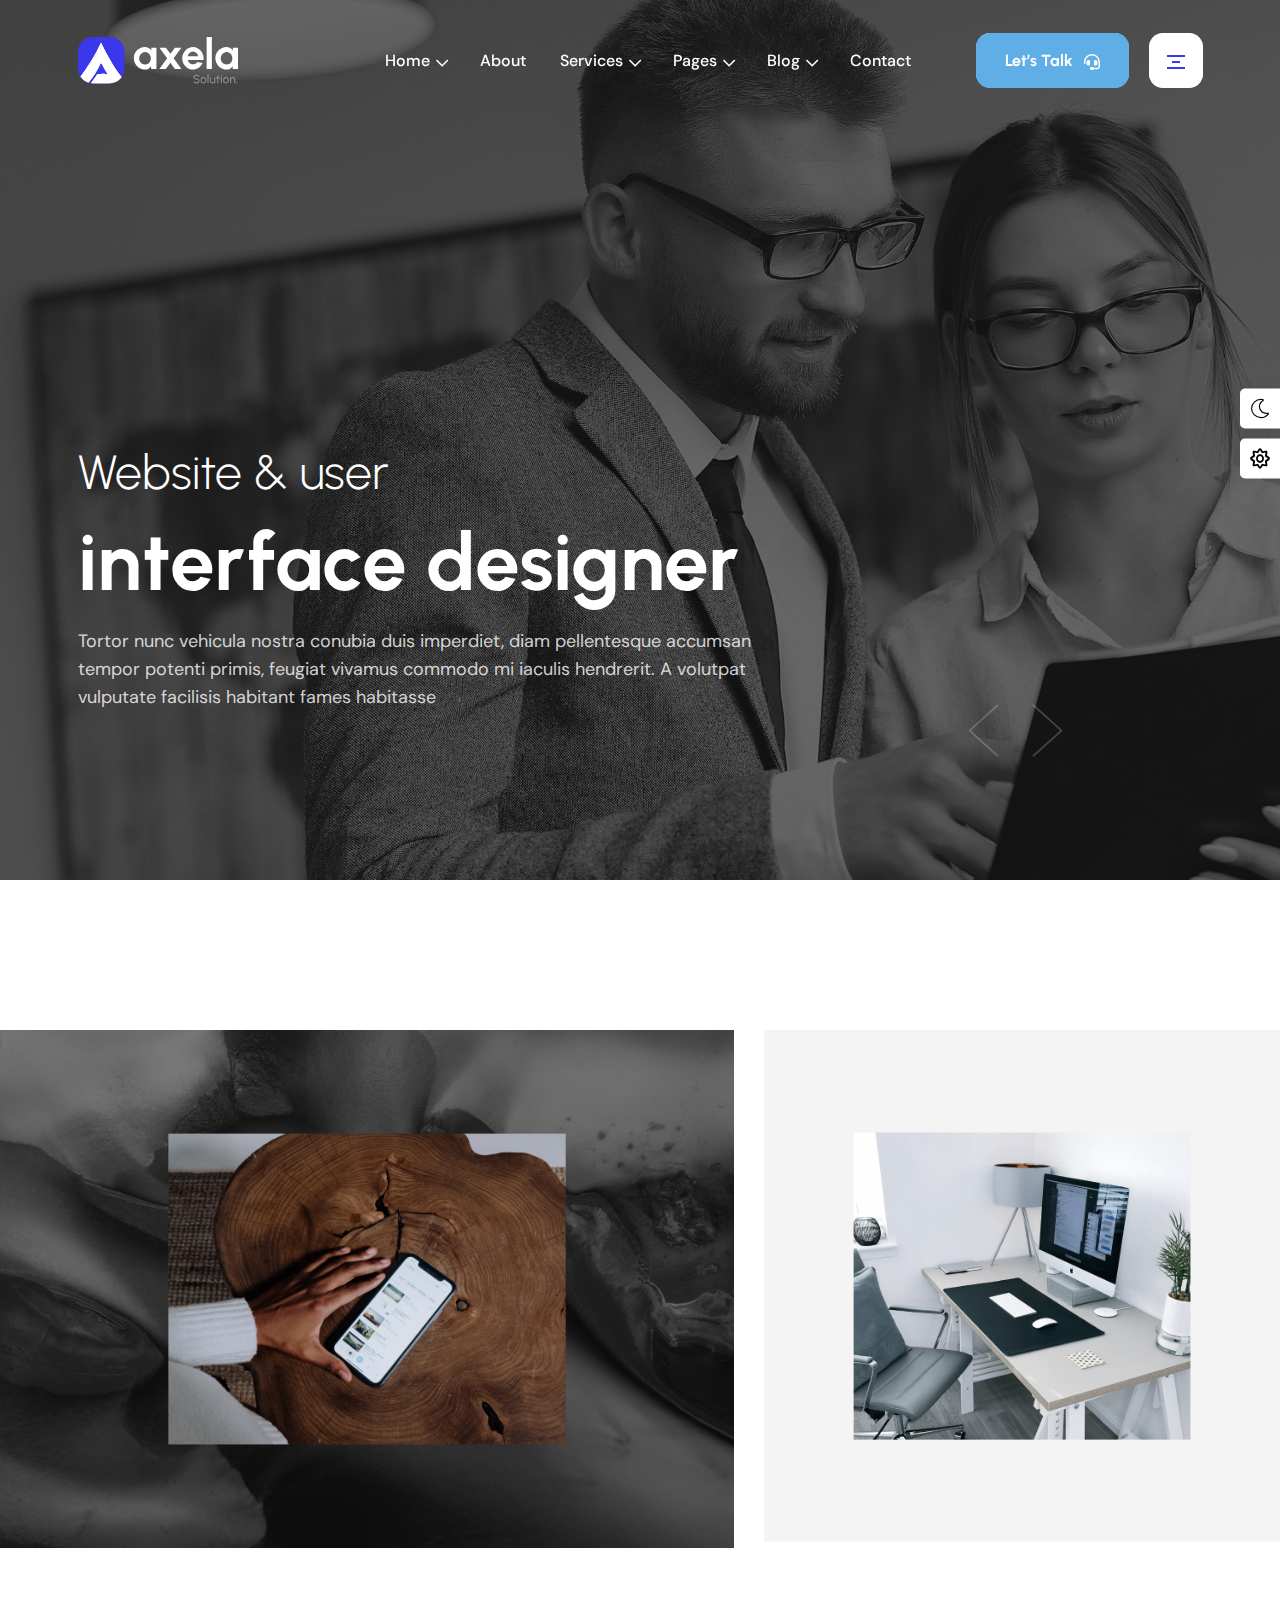
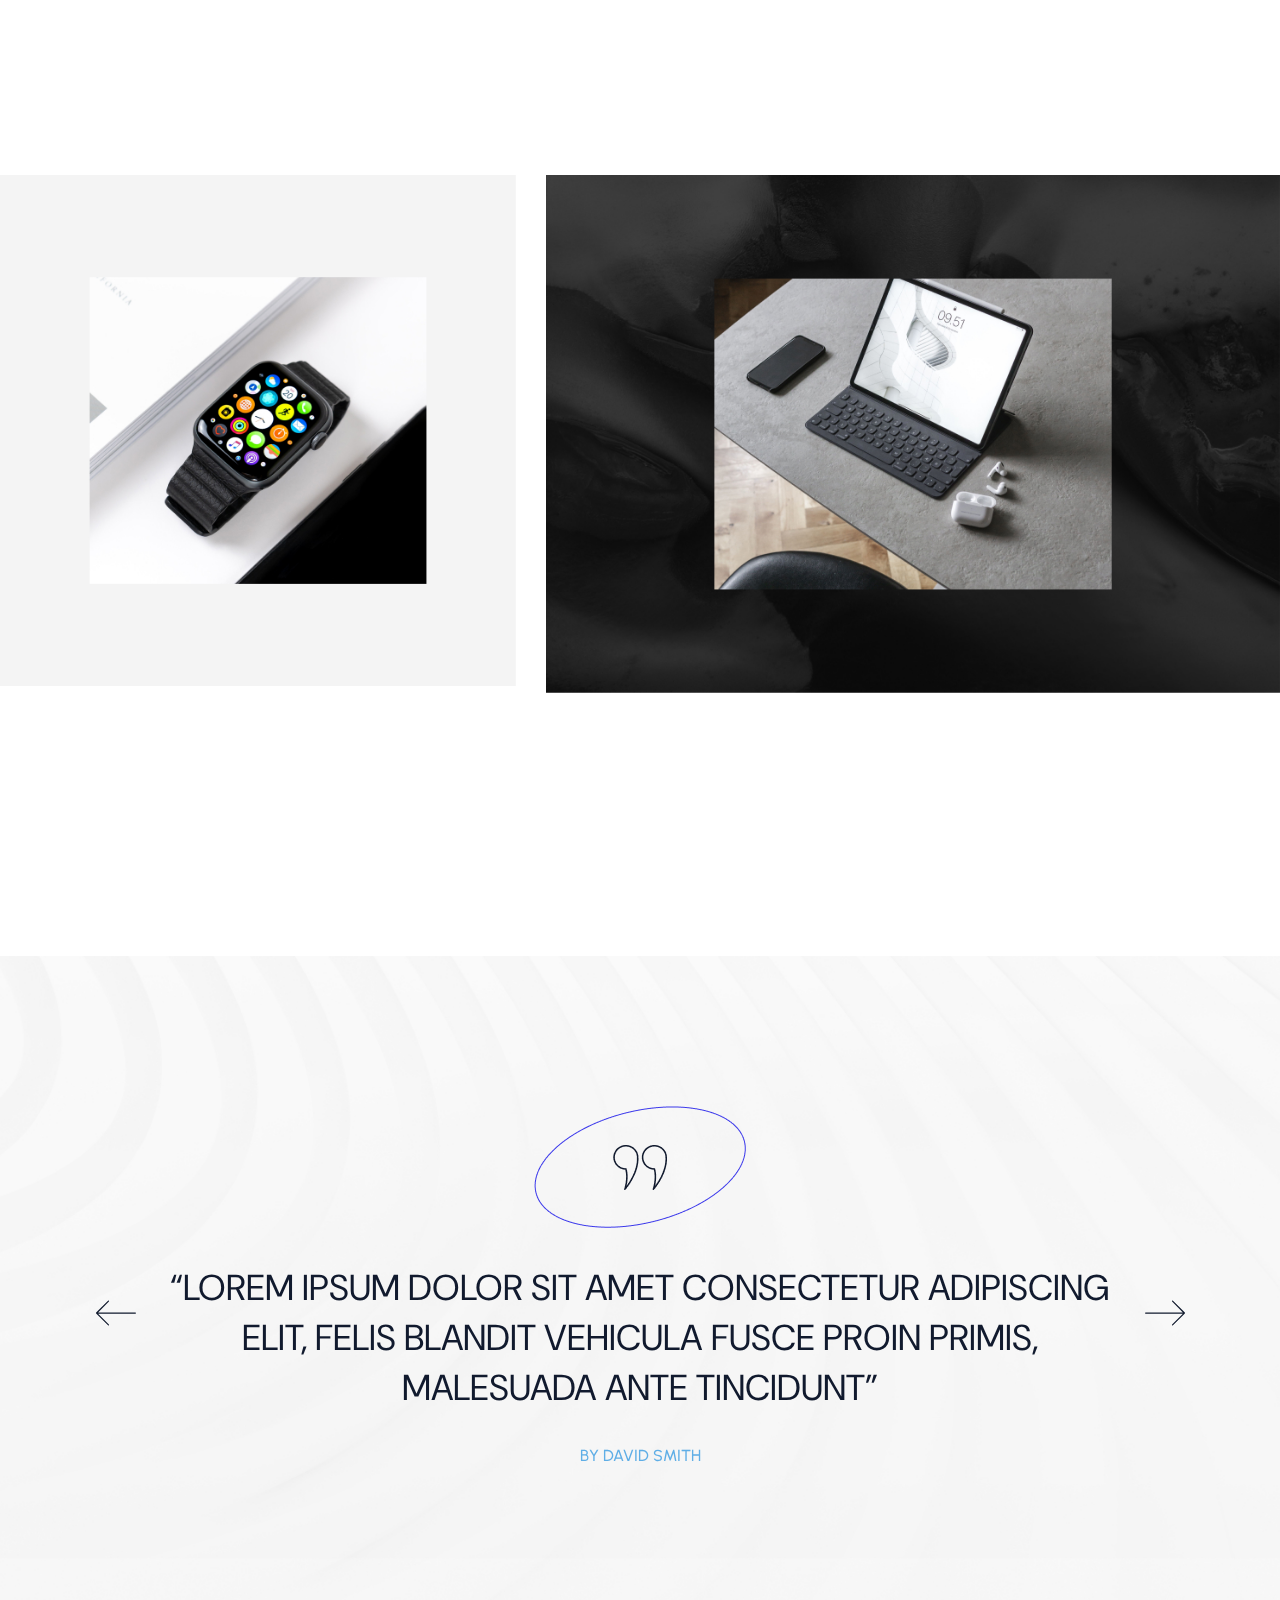
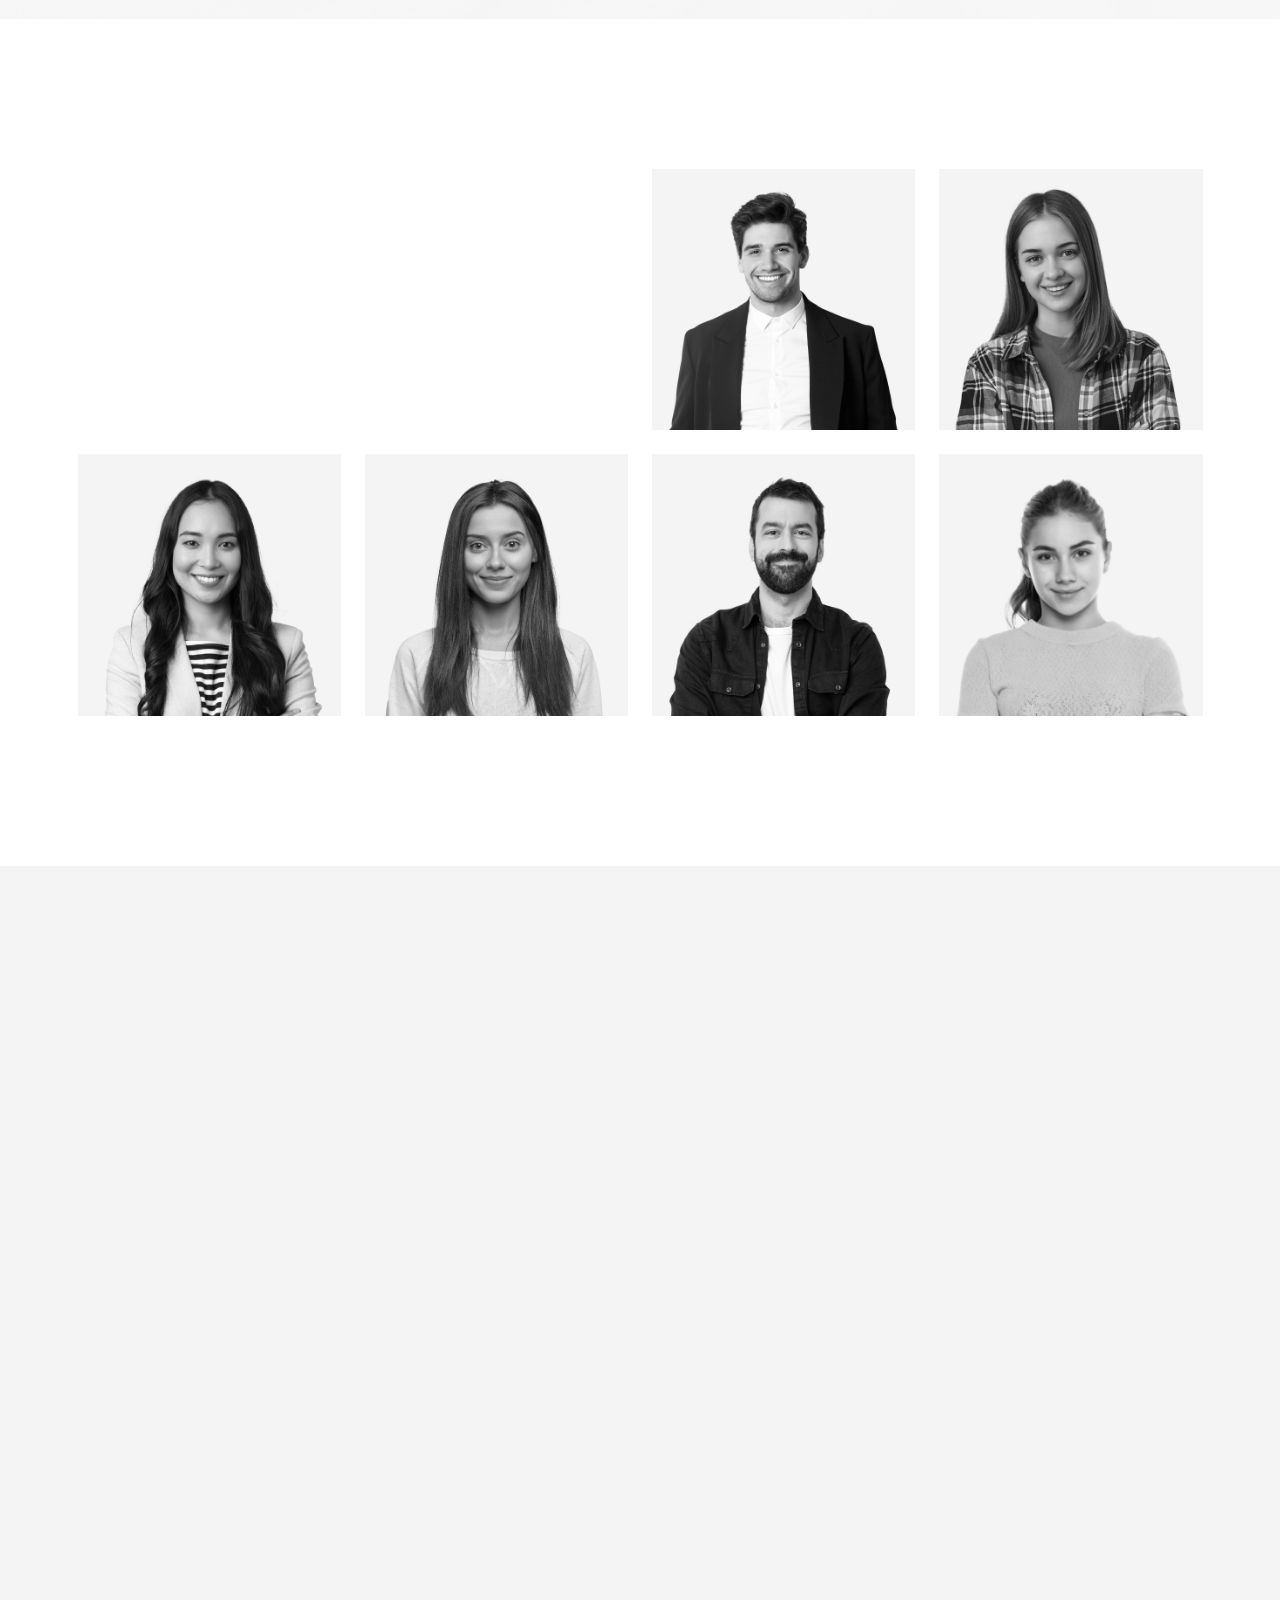
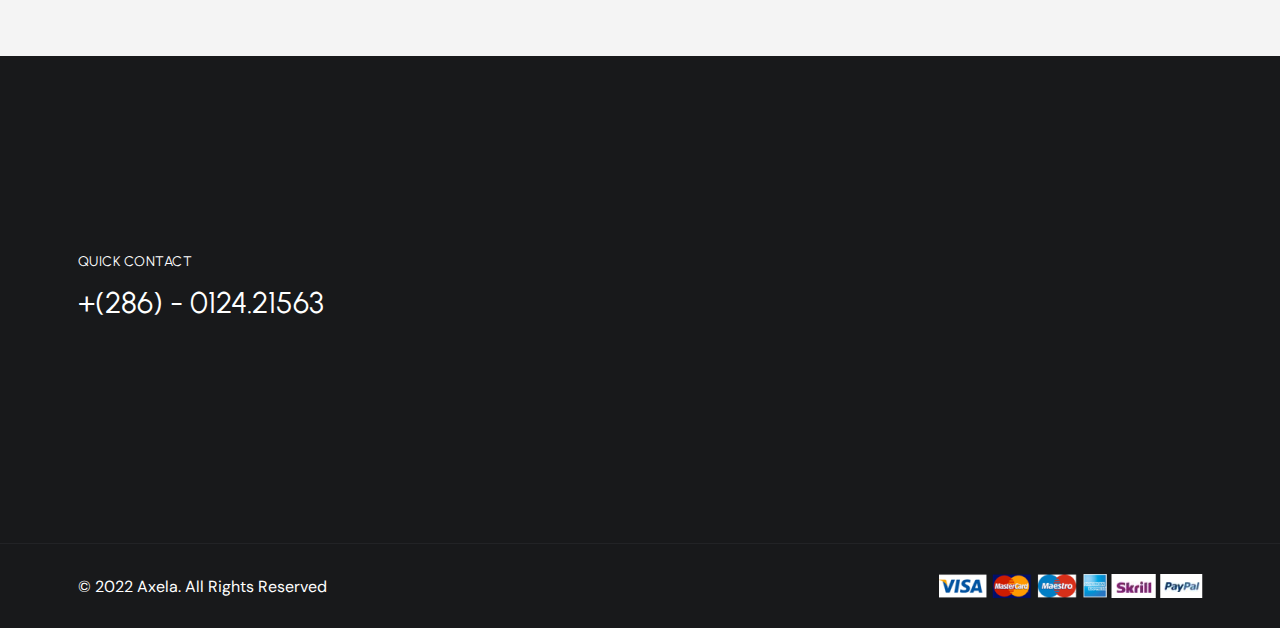
<file: index-five.html>
<!DOCTYPE html>
<html lang="en">

<head>
    <meta charset="UTF-8">
    <meta http-equiv="X-UA-Compatible" content="IE=edge">
    <meta name="viewport" content="width=device-width, initial-scale=1.0">
    <title>Axela Creative Agenacy & Portfolio HTML Template </title>
    <link rel="shortcut icon" type="image/x-icon" href="assets/images/fav.png">
    <link rel="stylesheet" href="assets/css/plugins/swiper.min.css">
    <link rel="stylesheet" href="assets/css/plugins/fontawesome-5.css">
    <link rel="stylesheet" href="assets/css/plugins/unicons.css">
    <link rel="stylesheet" href="assets/css/plugins/fancybox.min.css">
    <link rel="stylesheet" href="assets/css/plugins/metismenu.css">
    <link rel="stylesheet" href="assets/css/vendor/bootstrap.min.css">
    <link rel="stylesheet" href="assets/css/plugins/hover-revel.css">
    <link rel="stylesheet" href="assets/css/plugins/animate.min.css">
    <link rel="stylesheet" href="assets/css/style.css">
</head>

<body class="index-two">
    <!-- header style two -->
    <!-- header one -->
    <header class="header-one five header--sticky">
        <div class="container">
            <div class="row align-items-center">
                <div class="col-lg-2 col-md-3 col-4">
                    <!-- logo area start -->
                    <a href="index.html" class="thumbnail">
                        <img class="normal" src="assets/images/logo/logo-2.svg" alt="axela-logo">
                        <img class="stickys" src="assets/images/logo/logo-1.png" alt="axela-logo">
                    </a>
                    <!-- logo area end -->
                </div>
                <div class="col-lg-7 d-none d-xl-block">
                    <div class="main-header">
                        <nav class="main-nav">
                            <ul class="mainmenu">
                                <li class="has-droupdown">
                                    <a href="#">Home</a>
                                    <ul class="submenu home-mega">
                                        <li class="m-1">
                                            <ul class="multiple">
                                                <li><a class="multi" href="index.html">Creative Agency</a></li>
                                                <li><a class="multi" href="index-two.html">Corporate Agency</a></li>
                                                <li><a class="multi" href="index-three.html">StartUp Agency</a></li>
                                                <li><a class="multi" href="index-four.html">Digital Agency</a></li>
                                                <li><a class="multi" href="index-five.html">Portfolio Agency</a></li>
                                                <li><a class="multi" href="index-six.html">Full Screen Slider</a></li>
                                                <li><a class="multi" href="index-seven.html">Portfolio Showcase</a></li>
                                            </ul>
                                        </li>
                                        <li class="m-1">
                                            <ul class="single">
                                                <li><a class="multi" href="one-page-one.html">Creative OnePage</a></li>
                                                <li><a class="multi" href="one-page-two.html">Corporate OnePage</a></li>
                                                <li><a class="multi" href="one-page-three.html">StartUp OnePage</a></li>
                                                <li><a class="multi" href="one-page-four.html">Digital OnePage</a></li>
                                                <li><a class="multi" href="one-page-five.html">Portfolio OnePage</a></li>
                                            </ul>
                                        </li>
                                    </ul>
                                </li>
                                <li>
                                    <a href="about.html">About</a>
                                </li>
                                <li class="has-droupdown">
                                    <a href="#">Services</a>
                                    <ul class="submenu">
                                        <li><a class="single" href="service.html">Our Services</a></li>
                                        <li><a class="single" href="service-details.html">Service Details</a></li>
                                    </ul>
                                </li>
                                <li class="has-droupdown">
                                    <a href="#">Pages</a>
                                    <ul class="submenu home-mega home-mega2">
                                        <li class="m-1">
                                            <ul class="multiple">
                                                <li><a class="multi" href="appoinment.html">Appoinment</a></li>
                                                <li><a class="multi" href="about.html">About Us</a></li>
                                                <li><a class="multi" href="price-plan.html">Price Plans</a></li>
                                                <li><a class="multi" href="faq.html">FAQ Page</a></li>
                                                <li><a class="multi" href="testimonial.html">Testimonial</a></li>
                                                <li><a class="multi" href="404.html">404 Page</a></li>
                                            </ul>
                                        </li>
                                        <li class="m-1">
                                            <ul class="multiple">
                                                <li><a class="multi" href="portfolio.html">Portfolio Style 1</a></li>
                                                <li><a class="multi" href="portfolio-style-2.html">Portfolio Style 2</a></li>
                                                <li><a class="multi" href="portfolio-style-3.html">Portfolio Style 3</a></li>
                                                <li><a class="multi" href="portfolio-style-4.html">Portfolio Style 4</a></li>
                                                <li><a class="multi" href="portfolio-style-5.html">Portfolio Style 5</a></li>
                                                <li><a class="multi" href="project-details.html">Portfolio Details</a></li>
                                            </ul>
                                        </li>
                                        <li class="m-1">
                                            <ul class="multiple last">
                                                <li><a class="multi" href="team.html">Team Style 1</a></li>
                                                <li><a class="multi" href="team-style-2.html">Team Style 2</a></li>
                                                <li><a class="multi" href="team-style-3.html">Team Style 3</a></li>
                                                <li><a class="multi" href="team-style-4.html">Team Style 4</a></li>
                                                <li><a class="multi" href="team-style-5.html">Team Style 5</a></li>
                                                <li><a class="multi" href="team-details.html">Team Details</a></li>
                                            </ul>
                                        </li>
                                    </ul>
                                </li>
                                <li class="has-droupdown">
                                    <a href="#">Blog</a>
                                    <ul class="submenu">
                                        <li><a class="single" href="blog-list.html">Blog List</a></li>
                                        <li><a class="single" href="blog-grid.html">Blog Grid</a></li>
                                        <li><a class="single" href="blog-details.html">Blog Details</a></li>
                                    </ul>
                                </li>
                                <li>
                                    <a href="contactus.html">Contact</a>
                                </li>
                            </ul>
                        </nav>
                    </div>
                </div>
                <div class="col-xl-3 col-lg-10 col-md-9 col-8">
                    <div class="header-right">
                        <a href="#" class="rts-btn btn-secondary call-btn">Let’s Talk
                            <svg xmlns="http://www.w3.org/2000/svg" width="16" height="16" viewBox="0 0 16 16" fill="none">
                                <path d="M5.96875 7C5.96875 6.46875 5.5 6 4.96875 6H4.5C3.375 6 2.5 6.90625 2.5 8.03125V9.5C2.5 10.625 3.375 11.5 4.5 11.5H5C5.53125 11.5 6 11.0625 6 10.5L5.96875 7ZM8 0C3.5 0 0.125 3.75 0 8V9.25C0 9.6875 0.3125 10 0.71875 10C1.09375 10 1.5 9.6875 1.5 9.25V8C1.5 4.4375 4.40625 1.53125 8 1.53125C11.5625 1.53125 14.5 4.4375 14.5 8V12.5C14.5 13.2188 13.9375 13.75 13.25 13.75H9.78125C9.53125 13.3125 9.03125 13 8.5 13H7.53125C6.8125 13 6.15625 13.5 6 14.2188C5.84375 15.1875 6.5625 16 7.46875 16H8.5C9.03125 16 9.53125 15.7188 9.78125 15.25H13.25C14.75 15.25 16 14.0312 16 12.5V8C15.8438 3.75 12.4688 0 8 0ZM11.5 11.5C12.5938 11.5 13.5 10.625 13.5 9.5V8.03125C13.5 6.90625 12.5938 6 11.5 6H11C10.4375 6 10 6.46875 10 7.03125V10.5C10 11.0625 10.4375 11.5 11 11.5H11.5Z" fill="#3B38EB" />
                            </svg>
                        </a>
                        <a id="menu-btn" href="#" class="rts-btn btn-secondary menu-btn" onclick="event.preventDefault();">
                            <svg xmlns="http://www.w3.org/2000/svg" width="18" height="14" viewBox="0 0 18 14" fill="none">
                                <rect y="12" width="18" height="2" fill="#3B38EB" />
                                <rect x="5" y="6" width="8" height="2" fill="#3B38EB" />
                                <rect width="18" height="2" fill="#3B38EB" />
                            </svg>
                        </a>
                    </div>
                </div>
            </div>
        </div>
    </header>
    <!-- header one End -->
    <!-- header style two End -->
    <!-- start Mobile Menu -->
    <div id="side-bar" class="side-bar">
        <button class="close-icon-menu"><i class="far fa-times"></i></button>
        <!-- inner menu area desktop start -->
        <div class="rts-sidebar-menu-desktop">
            <a class="logo-1" href="index.html"><img class="logo" src="assets/images/logo/logo-1.png" alt="axela_logo"></a>
            <a class="logo-2" href="index.html"><img class="normal logo" src="assets/images/logo/logo-2.svg" alt="axela-logo"></a>
            <div class="body d-none d-xl-block">

                <p class="disc">
                    We must explain to you how all seds this mistakens idea and pleasures and account.
                </p>
                <div class="social-wrapper-two">
                    <ul class="social-area">
                        <li data-sal-delay="150" data-sal="slide-up" data-sal-duration="800" class="sal-animate"><a href="#"><i class="fab fa-facebook-f"></i></a></li>
                        <li data-sal-delay="250" data-sal="slide-up" data-sal-duration="800" class="sal-animate"><a href="#"><i class="fab fa-twitter"></i></a></li>
                        <li data-sal-delay="350" data-sal="slide-up" data-sal-duration="800" class="sal-animate"><a href="#"><i class="fab fa-linkedin-in"></i></a></li>
                        <li data-sal-delay="450" data-sal="slide-up" data-sal-duration="800" class="sal-animate"><a href="#"><i class="fab fa-skype"></i></a></li>
                    </ul>
                </div>
                <div class="get-in-touch mt--50">
                    <!-- title -->
                    <div class="h6 title">Get In Touch</div>
                    <!-- title End -->
                    <div class="wrapper">
                        <!-- single -->
                        <div class="single">
                            <i class="fas fa-phone-alt"></i>
                            <a href="#">+8801234566789</a>
                        </div>
                        <!-- single ENd -->
                        <!-- single -->
                        <div class="single">
                            <i class="fas fa-envelope"></i>
                            <a href="#">example@gmail.com</a>
                        </div>
                        <!-- single ENd -->
                        <!-- single -->
                        <div class="single">
                            <i class="fas fa-globe"></i>
                            <a href="#">www.webexample.com</a>
                        </div>
                        <!-- single ENd -->
                        <!-- single -->
                        <div class="single">
                            <i class="fas fa-map-marker-alt"></i>
                            <a href="#">13/A, New Pro State, NYC</a>
                        </div>
                        <!-- single ENd -->
                    </div>
                </div>
            </div>
            <div class="body-mobile d-block d-xl-none">
                <nav class="nav-main mainmenu-nav mt--30">
                    <ul class="mainmenu" id="mobile-menu-active">
                        <li class="has-droupdown">
                            <a href="#">Home</a>
                            <ul class="submenu">
                                <a href="#" class="tag">Multipages</a>
                                <li><a class="mobile-menu-link" href="index.html">Creative Agency</a></li>
                                <li><a class="mobile-menu-link" href="index-two.html">Corporate Agency</a></li>
                                <li><a class="mobile-menu-link" href="index-three.html">StartUp Agency</a></li>
                                <li><a class="mobile-menu-link" href="index-four.html">Digital Agency</a></li>
                                <li><a class="mobile-menu-link" href="index-five.html">Portfolio Agency</a></li>
                                <li><a class="mobile-menu-link" href="index-six.html">Full Screen Slider</a></li>
                                <li><a class="mobile-menu-link" href="index-seven.html">Portfolio Showcase</a></li>
                            </ul>
                            <ul class="submenu">
                                <a href="#" class="tag">Onepages</a>
                                <li><a class="mobile-menu-link" href="one-page-one.html">Creative OnePage</a></li>
                                <li><a class="mobile-menu-link" href="one-page-two.html">Corporate OnePage</a></li>
                                <li><a class="mobile-menu-link" href="one-page-three.html">StartUp OnePage</a></li>
                                <li><a class="mobile-menu-link" href="one-page-four.html">Digital OnePage</a></li>
                                <li><a class="mobile-menu-link" href="one-page-five.html">Portfolio OnePage</a></li>
                            </ul>
                        </li>
                        <li><a href="about.html">About Us</a></li>
                        <li class="has-droupdown">
                            <a href="#">Services</a>
                            <ul class="submenu">
                                <li><a class="mobile-menu-link" href="service.html">Our Services</a></li>
                                <li><a class="mobile-menu-link" href="service-details.html">Service Details</a></li>
                            </ul>
                        </li>
                        <li class="has-droupdown">
                            <a href="#">Pages</a>
                            <ul class="submenu">
                                <li><a class="mobile-menu-link" href="service.html">Services</a></li>
                                <li><a class="mobile-menu-link" href="service-details.html">Service Details</a></li>
                                <li><a class="mobile-menu-link" href="team.html">Team</a></li>
                                <li><a class="mobile-menu-link" href="team-details.html">Team Details</a></li>
                                <li><a class="mobile-menu-link" href="faq.html">FAQ Page</a></li>
                                <li><a class="mobile-menu-link" href="price-plan.html">Price Plan</a></li>
                                <li><a class="mobile-menu-link" href="404.html">404 Page</a></li>
                                <li><a class="mobile-menu-link" href="portfolio.html">Portfolio Style 1</a></li>
                                <li><a class="mobile-menu-link" href="portfolio-style-2.html">Portfolio Style 2</a></li>
                                <li><a class="mobile-menu-link" href="portfolio-style-3.html">Portfolio Style 3</a></li>
                                <li><a class="mobile-menu-link" href="portfolio-style-4.html">Portfolio Style 4</a></li>
                                <li><a class="mobile-menu-link" href="portfolio-style-5.html">Portfolio Style 5</a></li>
                                <li><a class="mobile-menu-link" href="project-details.html">Portfolio Details</a></li>
                                <li><a class="mobile-menu-link" href="team.html">Team Style 1</a></li>
                                <li><a class="mobile-menu-link" href="team-style-2.html">Team Style 2</a></li>
                                <li><a class="mobile-menu-link" href="team-style-3.html">Team Style 3</a></li>
                                <li><a class="mobile-menu-link" href="team-style-4.html">Team Style 4</a></li>
                                <li><a class="mobile-menu-link" href="team-style-5.html">Team Style 5</a></li>
                                <li><a class="mobile-menu-link" href="team-details.html">Team Details</a></li>
                            </ul>
                        </li>
                        <li class="has-droupdown">
                            <a href="#">Blog</a>
                            <ul class="submenu">
                                <li><a class="mobile-menu-link" href="blog-list.html">Blog List</a></li>
                                <li><a class="mobile-menu-link" href="blog-grid.html">Blog Grid</a></li>
                                <li><a class="mobile-menu-link" href="blog-details.html">Blog Details</a></li>
                            </ul>
                        </li>
                        <li>
                            <a href="contactus.html">Contact Us</a>
                        </li>
                    </ul>
                </nav>
                <div class="social-wrapper-two mt--50">
                    <ul class="social-area">
                        <li data-sal-delay="150" data-sal="slide-up" data-sal-duration="800" class="sal-animate"><a href="#"><i class="fab fa-facebook-f"></i></a></li>
                        <li data-sal-delay="250" data-sal="slide-up" data-sal-duration="800" class="sal-animate"><a href="#"><i class="fab fa-twitter"></i></a></li>
                        <li data-sal-delay="350" data-sal="slide-up" data-sal-duration="800" class="sal-animate"><a href="#"><i class="fab fa-linkedin-in"></i></a></li>
                        <li data-sal-delay="450" data-sal="slide-up" data-sal-duration="800" class="sal-animate"><a href="#"><i class="fab fa-skype"></i></a></li>
                    </ul>
                </div>
                <!-- <a href="#" class="rts-btn btn-primary ml--20 ml_sm--5 header-one-btn quote-btnmenu">Get Quote</a> -->
            </div>
        </div>
        <!-- inner menu area desktop End -->
    </div>

    <div id="anywhere-home"></div>
    <!-- end Mobile Menue -->

    <div class="rts-banner-five-area">
        <div class="swiper mySwiperBanner-five banner-three-swiper">
            <div class="swiper-wrapper">
                <!-- ingle slider -->
                <div class="swiper-slide">
                    <!-- rts banner area start -->
                    <div class="rts-banner-five bg_image--8 bg_image fixed-images">
                        <div class="container">
                            <div class="row">
                                <div class="col-12">
                                    <div class="banner-five-content">
                                        <div class="inner">
                                            <h1 class="title">
                                                <span>Website & user</span> <br>
                                                interface designer
                                            </h1>
                                            <p class="disc">
                                                Tortor nunc vehicula nostra conubia duis imperdiet, diam pellentesque
                                                accumsan tempor
                                                potenti primis, feugiat vivamus commodo mi iaculis hendrerit. A volutpat
                                                <br> vulputate facilisis
                                                habitant fames habitasse
                                            </p>
                                        </div>
                                    </div>
                                </div>
                            </div>
                        </div>
                    </div>
                    <!-- rts banner area end -->
                </div>
                <!-- single slider end -->
                <!-- ingle slider -->
                <div class="swiper-slide">
                    <!-- rts banner area start -->
                    <div class="rts-banner-five bg_image--5 bg_image fixed-images">
                        <div class="container">
                            <div class="row">
                                <div class="col-12">
                                    <div class="banner-five-content">
                                        <div class="inner">
                                            <h1 class="title">
                                                <span>Website & user</span> <br>
                                                interface designer
                                            </h1>
                                            <p class="disc">
                                                Tortor nunc vehicula nostra conubia duis imperdiet, diam pellentesque
                                                accumsan tempor
                                                potenti primis, feugiat vivamus commodo mi iaculis hendrerit. A volutpat
                                                <br> vulputate facilisis
                                                habitant fames habitasse
                                            </p>
                                        </div>
                                    </div>
                                </div>
                            </div>
                        </div>
                    </div>
                    <!-- rts banner area end -->
                </div>
                <!-- single slider end -->
                <!-- ingle slider -->
                <div class="swiper-slide">
                    <!-- rts banner area start -->
                    <div class="rts-banner-five bg_image--6 bg_image fixed-images">
                        <div class="container">
                            <div class="row">
                                <div class="col-12">
                                    <div class="banner-five-content">
                                        <div class="inner">
                                            <h1 class="title">
                                                <span>Website & user</span> <br>
                                                interface designer
                                            </h1>
                                            <p class="disc">
                                                Tortor nunc vehicula nostra conubia duis imperdiet, diam pellentesque
                                                accumsan tempor
                                                potenti primis, feugiat vivamus commodo mi iaculis hendrerit. A volutpat
                                                <br> vulputate facilisis
                                                habitant fames habitasse
                                            </p>
                                        </div>
                                    </div>
                                </div>
                            </div>
                        </div>
                    </div>
                    <!-- rts banner area end -->
                </div>
                <!-- single slider end -->
            </div>
            <div class="swiper-button-wrapper">
                <div class="swiper-button-next" tabindex="0" role="button" aria-label="Next slide">
                    <svg xmlns="http://www.w3.org/2000/svg" width="31" height="53" viewBox="0 0 31 53" fill="none">
                        <path d="M0.734375 52.5156C0.5 52.2812 0.5 52.0469 0.5 51.8125C0.5 51.5781 0.5 51.3438 0.734375 51.2266L28.1562 26.5L0.734375 1.89062C0.382812 1.65625 0.382812 0.953125 0.734375 0.601562C1.08594 0.25 1.67188 0.25 2.02344 0.601562L30.1484 25.9141C30.5 26.2656 30.5 26.8516 30.1484 27.2031L2.02344 52.5156C1.67188 52.8672 1.08594 52.8672 0.734375 52.5156Z" fill="white" />
                    </svg>
                </div>
                <div class="swiper-button-prev" tabindex="0" role="button" aria-label="Previous slide">
                    <svg xmlns="http://www.w3.org/2000/svg" width="31" height="53" viewBox="0 0 31 53" fill="none">
                        <path d="M30.2656 52.5156C30.5 52.2812 30.5 52.0469 30.5 51.8125C30.5 51.5781 30.5 51.3438 30.2656 51.2266L2.84375 26.5L30.2656 1.89062C30.6172 1.65625 30.6172 0.953125 30.2656 0.601562C29.9141 0.25 29.3281 0.25 28.9766 0.601562L0.851562 25.9141C0.5 26.2656 0.5 26.8516 0.851562 27.2031L28.9766 52.5156C29.3281 52.8672 29.9141 52.8672 30.2656 52.5156Z" fill="white" />
                    </svg>
                </div>
            </div>
        </div>
    </div>

    <!-- rts-product area start -->
    <div class="rts-product-area rts-section-gap-2 pl_sm--10 pr_sm--10">
        <div class="container-2">
            <div class="row g-5 justify-content-between">
                <div class="col-xl-7 col-lg-7 col-md-12 col-sm-12 col-12">
                    <!-- single product area -->
                    <div class="rts-product-area">
                        <a class="thumbnail" href="project-details.html">
                            <img class="img-1" src="assets/images/product/12.jpg" alt="axela_product">

                        </a>
                        <div class="inner" data-sal-delay="250" data-sal="slide-up" data-sal-duration="1000">
                            <span>Mockup Design</span>
                            <a href="project-details.html">
                                <h5 class="title mb--0">
                                    UI/UX Design Mockup
                                </h5>
                            </a>
                        </div>
                    </div>
                    <!-- single product area End -->
                </div>
                <div class="col-xl-5 col-lg-5 col-md-12 col-sm-12 col-12">
                    <!-- single product area -->
                    <div class="rts-product-area inner">
                        <div class="wrapper">
                            <a class="thumbnail" href="project-details.html">
                                <img class="img-1" src="assets/images/product/13.jpg" alt="axela_product">

                            </a>
                            <div class="inner" data-sal-delay="350" data-sal="slide-up" data-sal-duration="1000">
                                <span>Template Design</span>
                                <a href="project-details.html">
                                    <h5 class="title">
                                        Fuleston Design Mockup
                                    </h5>
                                </a>
                            </div>
                        </div>
                    </div>
                    <!-- single product area End -->
                </div>
            </div>
            <div class="row g-5 justify-content-between pt--120 pt_md--80 pt_sm--60">
                <div class="col-xl-5 col-lg-5 col-md-12 col-sm-12 col-12">
                    <!-- single product area -->
                    <div class="rts-product-area">
                        <a class="thumbnail" href="project-details.html">
                            <img class="img-1" src="assets/images/product/14.jpg" alt="axela_product">

                        </a>
                        <div class="inner" data-sal-delay="250" data-sal="slide-up" data-sal-duration="1000">
                            <span>Mockup Design</span>
                            <a href="project-details.html">
                                <h5 class="title mb--0">
                                    Product Design Initial
                                </h5>
                            </a>
                        </div>
                    </div>
                    <!-- single product area End -->
                </div>
                <div class="col-xl-7 col-lg-7 col-md-12 col-sm-12 col-12">
                    <!-- single product area -->
                    <div class="rts-product-area inner">
                        <div class="wrapper">
                            <a class="thumbnail" href="project-details.html">
                                <img class="img-1" src="assets/images/product/15.jpg" alt="axela_product">

                            </a>
                            <div class="inner" data-sal-delay="350" data-sal="slide-up" data-sal-duration="1000">
                                <span>UI?UX Design</span>
                                <a href="project-details.html">
                                    <h5 class="title">
                                        Customer Design Mockup
                                    </h5>
                                </a>
                            </div>
                        </div>
                    </div>
                    <!-- single product area End -->
                </div>
            </div>
        </div>
    </div>
    <!-- rts-product area end -->

    <!-- rts testimonials area -->
    <div class="rts-section-gap-2 testimonial-5-bg bg_image rts-testimonail-area">
        <div class="container">
            <div class="row">
                <div class="col-lg-12">
                    <div class="testimonials-h5-wrapper">

                        <div class="swiper testimonials-h5 ">
                            <div class="swiper-wrapper">
                                <!-- ingle slider -->
                                <div class="swiper-slide">
                                    <!-- single -->
                                    <div class="inner-wrapper-h5 text-center">
                                        <img src="assets/images/testimonials/logo/02.png" alt="logo">
                                        <p class="disc">
                                            “Lorem ipsum dolor sit amet consectetur adipiscing <br> elit, felis blandit vehicula fusce
                                            proin primis, <br> malesuada ante tincidunt”
                                        </p>
                                        <span class="name">
                                            By David Smith
                                        </span>
                                    </div>
                                    <!-- end -->
                                </div>
                                <!-- single slider end -->
                                <!-- ingle slider -->
                                <div class="swiper-slide">
                                    <!-- single -->
                                    <div class="inner-wrapper-h5 text-center">
                                        <img src="assets/images/testimonials/logo/02.png" alt="logo">
                                        <p class="disc">
                                            “Lorem ipsum dolor sit amet consectetur adipiscing <br> elit, felis blandit vehicula fusce
                                            proin primis, <br> malesuada ante tincidunt”
                                        </p>
                                        <span class="name">
                                            By David Smith
                                        </span>
                                    </div>
                                    <!-- end -->
                                </div>
                                <!-- single slider end -->
                                <!-- ingle slider -->
                                <div class="swiper-slide">
                                    <!-- single -->
                                    <div class="inner-wrapper-h5 text-center">
                                        <img src="assets/images/testimonials/logo/02.png" alt="logo">
                                        <p class="disc">
                                            “Lorem ipsum dolor sit amet consectetur adipiscing <br> elit, felis blandit vehicula fusce
                                            proin primis, <br> malesuada ante tincidunt”
                                        </p>
                                        <span class="name">
                                            By David Smith
                                        </span>
                                    </div>
                                    <!-- end -->
                                </div>
                                <!-- single slider end -->
                            </div>
                            <div class="swiper-button-wrapper">
                                <div class="swiper-button-next" tabindex="0" role="button" aria-label="Next slide"></div>
                                <div class="swiper-button-prev" tabindex="0" role="button" aria-label="Previous slide"></div>
                            </div>
                        </div>
                    </div>
                </div>
            </div>
        </div>
    </div>
    <!-- rts testimonials area End -->

    <!-- rts team area start -->
    <div class="rts-team-area rts-section-gap-2">
        <div class="container">
            <div class="row g-24">
                <div class="col-lg-6 col-md-12 col-sm-12 col-12">
                    <div class="title-area team-h5" data-sal-delay="150" data-sal="slide-up" data-sal-duration="800">
                        <span>Join the Team!</span>
                        <h2 class="title">
                            Axela wants You
                        </h2>
                        <a href="#" class="rts-btn btn-secondary call-btn">Let’s Talk
                            <svg xmlns="http://www.w3.org/2000/svg" width="16" height="16" viewBox="0 0 16 16" fill="none">
                                <path d="M5.96875 7C5.96875 6.46875 5.5 6 4.96875 6H4.5C3.375 6 2.5 6.90625 2.5 8.03125V9.5C2.5 10.625 3.375 11.5 4.5 11.5H5C5.53125 11.5 6 11.0625 6 10.5L5.96875 7ZM8 0C3.5 0 0.125 3.75 0 8V9.25C0 9.6875 0.3125 10 0.71875 10C1.09375 10 1.5 9.6875 1.5 9.25V8C1.5 4.4375 4.40625 1.53125 8 1.53125C11.5625 1.53125 14.5 4.4375 14.5 8V12.5C14.5 13.2188 13.9375 13.75 13.25 13.75H9.78125C9.53125 13.3125 9.03125 13 8.5 13H7.53125C6.8125 13 6.15625 13.5 6 14.2188C5.84375 15.1875 6.5625 16 7.46875 16H8.5C9.03125 16 9.53125 15.7188 9.78125 15.25H13.25C14.75 15.25 16 14.0312 16 12.5V8C15.8438 3.75 12.4688 0 8 0ZM11.5 11.5C12.5938 11.5 13.5 10.625 13.5 9.5V8.03125C13.5 6.90625 12.5938 6 11.5 6H11C10.4375 6 10 6.46875 10 7.03125V10.5C10 11.0625 10.4375 11.5 11 11.5H11.5Z" fill="#3B38EB"></path>
                            </svg>
                        </a>
                    </div>
                </div>

                <div class="col-xl-3 col-lg-3 col-md-6 col-sm-6 col-12 col-12">
                    <div class="team-single-digital rts-img-reveal-item" data-subtitle="Html Expart" data-title="Alamin Orko" data-fx="1">
                        <a href="#" class="thumbnail">
                            <img src="assets/images/team/tm/14.jpg" alt="team-area">
                        </a>
                        <div class="rts-img-reveal-wrapper">
                            <div class="rts-img-reveal-wrapper__inner">
                                <div class="rts-img-reveal-wrapper__img">
                                    <div class="rts-hover-wrapper">

                                    </div>
                                </div>
                            </div>
                        </div>
                    </div>
                </div>
                <div class="col-xl-3 col-lg-3 col-md-6 col-sm-6 col-12 col-12">
                    <div class="team-single-digital rts-img-reveal-item" data-subtitle="Developer" data-title="Mark Dianmark" data-fx="1">
                        <a href="#" class="thumbnail">
                            <img src="assets/images/team/tm/15.jpg" alt="team-area">
                        </a>
                        <div class="rts-img-reveal-wrapper">
                            <div class="rts-img-reveal-wrapper__inner">
                                <div class="rts-img-reveal-wrapper__img">
                                    <div class="rts-hover-wrapper">

                                    </div>
                                </div>
                            </div>
                        </div>
                    </div>
                </div>
                <div class="col-xl-3 col-lg-3 col-md-6 col-sm-6 col-12 col-12">
                    <div class="team-single-digital rts-img-reveal-item" data-subtitle="UI/UX Designer" data-title="Jone Favinho" data-fx="1">
                        <a href="#" class="thumbnail">
                            <img src="assets/images/team/tm/16.jpg" alt="team-area">
                        </a>
                        <div class="rts-img-reveal-wrapper">
                            <div class="rts-img-reveal-wrapper__inner">
                                <div class="rts-img-reveal-wrapper__img">
                                    <div class="rts-hover-wrapper">

                                    </div>
                                </div>
                            </div>
                        </div>
                    </div>
                </div>
                <div class="col-xl-3 col-lg-3 col-md-6 col-sm-6 col-12 col-12">
                    <div class="team-single-digital rts-img-reveal-item" data-subtitle="Motion Designer" data-title="Mokka Soriars" data-fx="1">
                        <a href="#" class="thumbnail">
                            <img src="assets/images/team/tm/17.jpg" alt="team-area">
                        </a>
                        <div class="rts-img-reveal-wrapper">
                            <div class="rts-img-reveal-wrapper__inner">
                                <div class="rts-img-reveal-wrapper__img">
                                    <div class="rts-hover-wrapper">

                                    </div>
                                </div>
                            </div>
                        </div>
                    </div>
                </div>
                <div class="col-xl-3 col-lg-3 col-md-6 col-sm-6 col-12 col-12">
                    <div class="team-single-digital rts-img-reveal-item" data-subtitle="UI/UX Designer" data-title="Sowat ahasan" data-fx="1">
                        <a href="#" class="thumbnail">
                            <img src="assets/images/team/tm/18.jpg" alt="team-area">
                        </a>
                        <div class="rts-img-reveal-wrapper">
                            <div class="rts-img-reveal-wrapper__inner">
                                <div class="rts-img-reveal-wrapper__img">
                                    <div class="rts-hover-wrapper">

                                    </div>
                                </div>
                            </div>
                        </div>
                    </div>
                </div>

                <div class="col-xl-3 col-lg-3 col-md-6 col-sm-6 col-12 col-12">
                    <div class="team-single-digital rts-img-reveal-item" data-subtitle="HTML Expart" data-title="Alamin Orko" data-fx="1">
                        <a href="#" class="thumbnail">
                            <img src="assets/images/team/tm/19.jpg" alt="team-area">
                        </a>
                        <div class="rts-img-reveal-wrapper">
                            <div class="rts-img-reveal-wrapper__inner">
                                <div class="rts-img-reveal-wrapper__img">
                                    <div class="rts-hover-wrapper">

                                    </div>
                                </div>
                            </div>
                        </div>
                    </div>
                </div>
            </div>
        </div>
    </div>
    <!-- rts-team area end -->


    <!-- rts blog post area start -->
    <div class="rts-blog-post-h5 rts-section-gap-2 blog-bg-h5">
        <div class="container">
            <div class="row mb--30">
                <div class="col-12">
                    <div class="title-area ho-5" data-sal-delay="150" data-sal="slide-up" data-sal-duration="800">
                        <span>
                            Latest Post Articles
                        </span>
                        <h2 class="title">
                            Check It Now
                        </h2>
                    </div>
                </div>
            </div>
            <div class="row g-24">
                <div class="col-lg-6 col-md-12 col-sm-12 col-12">
                    <!-- single blog area -->
                    <div class="rts-blog-area-h5-single" data-sal-delay="150" data-sal="zoom-in" data-sal-duration="800">
                        <a href="#" class="thumbnail">
                            <img src="assets/images/blog/07.jpg" alt="blog_image">
                        </a>
                        <div class="inner-area">
                            <a href="#">
                                <h5 class="title">
                                    Expart practices that will help <br>
                                you get better every day
                                </h5>
                            </a>
                            <div class="social-area">
                                <div class="time-area">
                                    <i class="far fa-clock"></i>
                                    <span>15 Oct, 2022</span>
                                </div>
                                <div class="time-area admin">
                                    <i class="far fa-user"></i>
                                    <span>by Admin</span>
                                </div>
                            </div>
                            <p class="disc">
                                Mattiaoreet nisl nec interdum fusce arcu libero laci sed fames vivamus nibh porta feugiat montes ae imperdie nullam torquen
                            </p>
                        </div>
                    </div>
                    <!-- single blog area End -->
                </div>
                <div class="col-lg-6 col-md-12 col-sm-12 col-12">
                    <!-- single blog area -->
                    <div class="rts-blog-area-h5-single" data-sal-delay="250" data-sal="zoom-in" data-sal-duration="800">
                        <a href="#" class="thumbnail">
                            <img src="assets/images/blog/08.jpg" alt="blog_image">
                        </a>
                        <div class="inner-area">
                            <a href="#">
                                <h5 class="title">
                                    Simple practices that will help <br>
                                you get better every day
                                </h5>
                            </a>
                            <div class="social-area">
                                <div class="time-area">
                                    <i class="far fa-clock"></i>
                                    <span>15 Oct, 2022</span>
                                </div>
                                <div class="time-area admin">
                                    <i class="far fa-user"></i>
                                    <span>by Admin</span>
                                </div>
                            </div>
                            <p class="disc">
                                Mattiaoreet nisl nec interdum fusce arcu libero laci sed fames vivamus nibh porta feugiat montes ae imperdie nullam torquen
                            </p>
                        </div>
                    </div>
                    <!-- single blog area End -->
                </div>
            </div>
        </div>
    </div>
    <!-- rts blog post area end -->

    <!-- start Footer area -->
    <!-- footer area start -->
    <div class="rts-footer-area-four rts-section-gapTop pb--100 pv_md--60 pb_sm--60 footer-four-bg">
        <div class="container">
            <div class="row">
                <div class="col-lg-4">
                    <div class="footer-one-left four">
                        <a class="logo" href="#">
                            <img src="assets/images/logo/logo-2.svg" alt="Logo_image" data-sal-delay="150" data-sal="slide-up" data-sal-duration="800">
                        </a>
                        <div class="contact-area">
                            <span>Quick Contact</span>
                            <a href="mailto:someone@example.com" class="call">+(286) - 0124.21563</a>
                        </div>
                        <ul class="social-area">
                            <li data-sal-delay="150" data-sal="slide-up" data-sal-duration="800"><a href="#"><i class="fab fa-facebook-f"></i></a></li>
                            <li data-sal-delay="250" data-sal="slide-up" data-sal-duration="800"><a href="#"><i class="fab fa-twitter"></i></a></li>
                            <li data-sal-delay="350" data-sal="slide-up" data-sal-duration="800"><a href="#"><i class="fab fa-linkedin-in"></i></a></li>
                            <li data-sal-delay="450" data-sal="slide-up" data-sal-duration="800"><a href="#"><i class="fab fa-skype"></i></a></li>
                        </ul>
                    </div>
                </div>
                <div class="col-lg-8">
                    <div class="footer-right-one four">
                        <div class="single-wized-footer">
                            <h5 class="title-heading" data-sal-delay="150" data-sal="slide-up" data-sal-duration="800">
                                Useful Links
                            </h5>
                            <ul class="list">
                                <li data-sal-delay="150" data-sal="slide-up" data-sal-duration="800"><a href="service-details.html">About Us</a></li>
                                <li data-sal-delay="250" data-sal="slide-up" data-sal-duration="800"><a href="service-details.html">What We Do</a></li>
                                <li data-sal-delay="350" data-sal="slide-up" data-sal-duration="800"><a href="service-details.html">Our Team</a></li>
                                <li data-sal-delay="450" data-sal="slide-up" data-sal-duration="800"><a href="service-details.html">Contact Us</a></li>
                                <li data-sal-delay="550" data-sal="slide-up" data-sal-duration="800"><a href="service-details.html">Services</a></li>
                            </ul>
                        </div>
                        <div class="single-wized-footer">
                            <h5 class="title-heading" data-sal-delay="150" data-sal="slide-up" data-sal-duration="800">
                                Services
                            </h5>
                            <ul class="list">
                                <li data-sal-delay="150" data-sal="slide-up" data-sal-duration="800"><a href="blog-list.html">Wesite Design</a></li>
                                <li data-sal-delay="250" data-sal="slide-up" data-sal-duration="800"><a href="portfolio.html">Product Development</a></li>
                                <li data-sal-delay="350" data-sal="slide-up" data-sal-duration="800"><a href="portfolio.html">Businss Solution</a></li>
                                <li data-sal-delay="450" data-sal="slide-up" data-sal-duration="800"><a href="team.html">Brand Making</a></li>
                                <li data-sal-delay="450" data-sal="slide-up" data-sal-duration="800"><a href="team.html">Flim Studio</a></li>
                            </ul>
                        </div>
                        <div class="single-wized-footer">
                            <h5 class="title-heading" data-sal-delay="150" data-sal="slide-up" data-sal-duration="800">
                                Quick Links
                            </h5>
                            <ul class="list">
                                <li data-sal-delay="150" data-sal="slide-up" data-sal-duration="800"><a href="contactus.html">Privacy & Policy</a></li>
                                <li data-sal-delay="250" data-sal="slide-up" data-sal-duration="800"><a href="#">Our Solution</a></li>
                                <li data-sal-delay="350" data-sal="slide-up" data-sal-duration="800"><a href="#">Brand Open</a></li>
                            </ul>
                        </div>
                    </div>
                </div>
            </div>
        </div>
    </div>
    <!-- footer area end -->

    <!-- rts-copyright-area -->
    <div class="rts-copyright-area footer-four ptb--30 ptb_sm--15">
        <div class="container">
            <div class="row">
                <div class="col-12">
                    <div class="copyu-right-wrapper">
                        <div class="left single">
                            <span>© 2022 Axela. All Rights Reserved</span>
                        </div>
                        <div class="left single">
                            <img src="assets/images/footer/03-payment.png" alt="">
                        </div>
                    </div>
                </div>
            </div>
        </div>
    </div>
    <!-- rts-copyright-area ENd -->
    <!-- ENd Footer Area -->

    <div class="modal-sidebar-scroll rts-dark-light">
        <ul>
            <li><span>Dark</span><i class="rts-go-dark fal fa-moon"></i></li>
            <li><span>Light</span><i class="rts-go-light far fa-sun"></i></li>
        </ul>
    </div>


    <div class="loader-wrapper">
        <div class="loader">
        </div>
        <div class="loader-section section-left"></div>
        <div class="loader-section section-right"></div>
    </div>


    <div class="progress-wrap">
        <svg class="progress-circle svg-content" width="100%" height="100%" viewBox="-1 -1 102 102">
            <path d="M50,1 a49,49 0 0,1 0,98 a49,49 0 0,1 0,-98" style="transition: stroke-dashoffset 10ms linear 0s; stroke-dasharray: 307.919, 307.919; stroke-dashoffset: 307.919;"></path>
        </svg>
    </div>


    <!-- scripts start form hear -->
    <script src="assets/js/vendor/jquery.min.js"></script>
    <script src="assets/js/vendor/jqueryui.js"></script>
    <script src="assets/js/vendor/waypoint.js"></script>
    <script src="assets/js/plugins/swiper.js"></script>
    <script src="assets/js/plugins/counterup.js"></script>
    <script src="assets/js/plugins/sal.min.js"></script>
    <script src="assets/js/plugins/fancybox.js"></script>
    <script src="assets/js/plugins/metismenu.js"></script>
    <script src="assets/js/plugins/marquery.js"></script>
    <script src="assets/js/vendor/bootstrap.min.js"></script>
    <script src="assets/js/vendor/waw.js"></script>


    <script src="assets/js/plugins/hover-revel.js"></script>
    <script src="assets/js/plugins/twinmax.js"></script>


    <script src="assets/js/plugins/contact.form.js"></script>


    <!-- main Js -->
    <script src="assets/js/main.js"></script>
    <!-- scripts end form hear -->
</body>

</html>
</file>
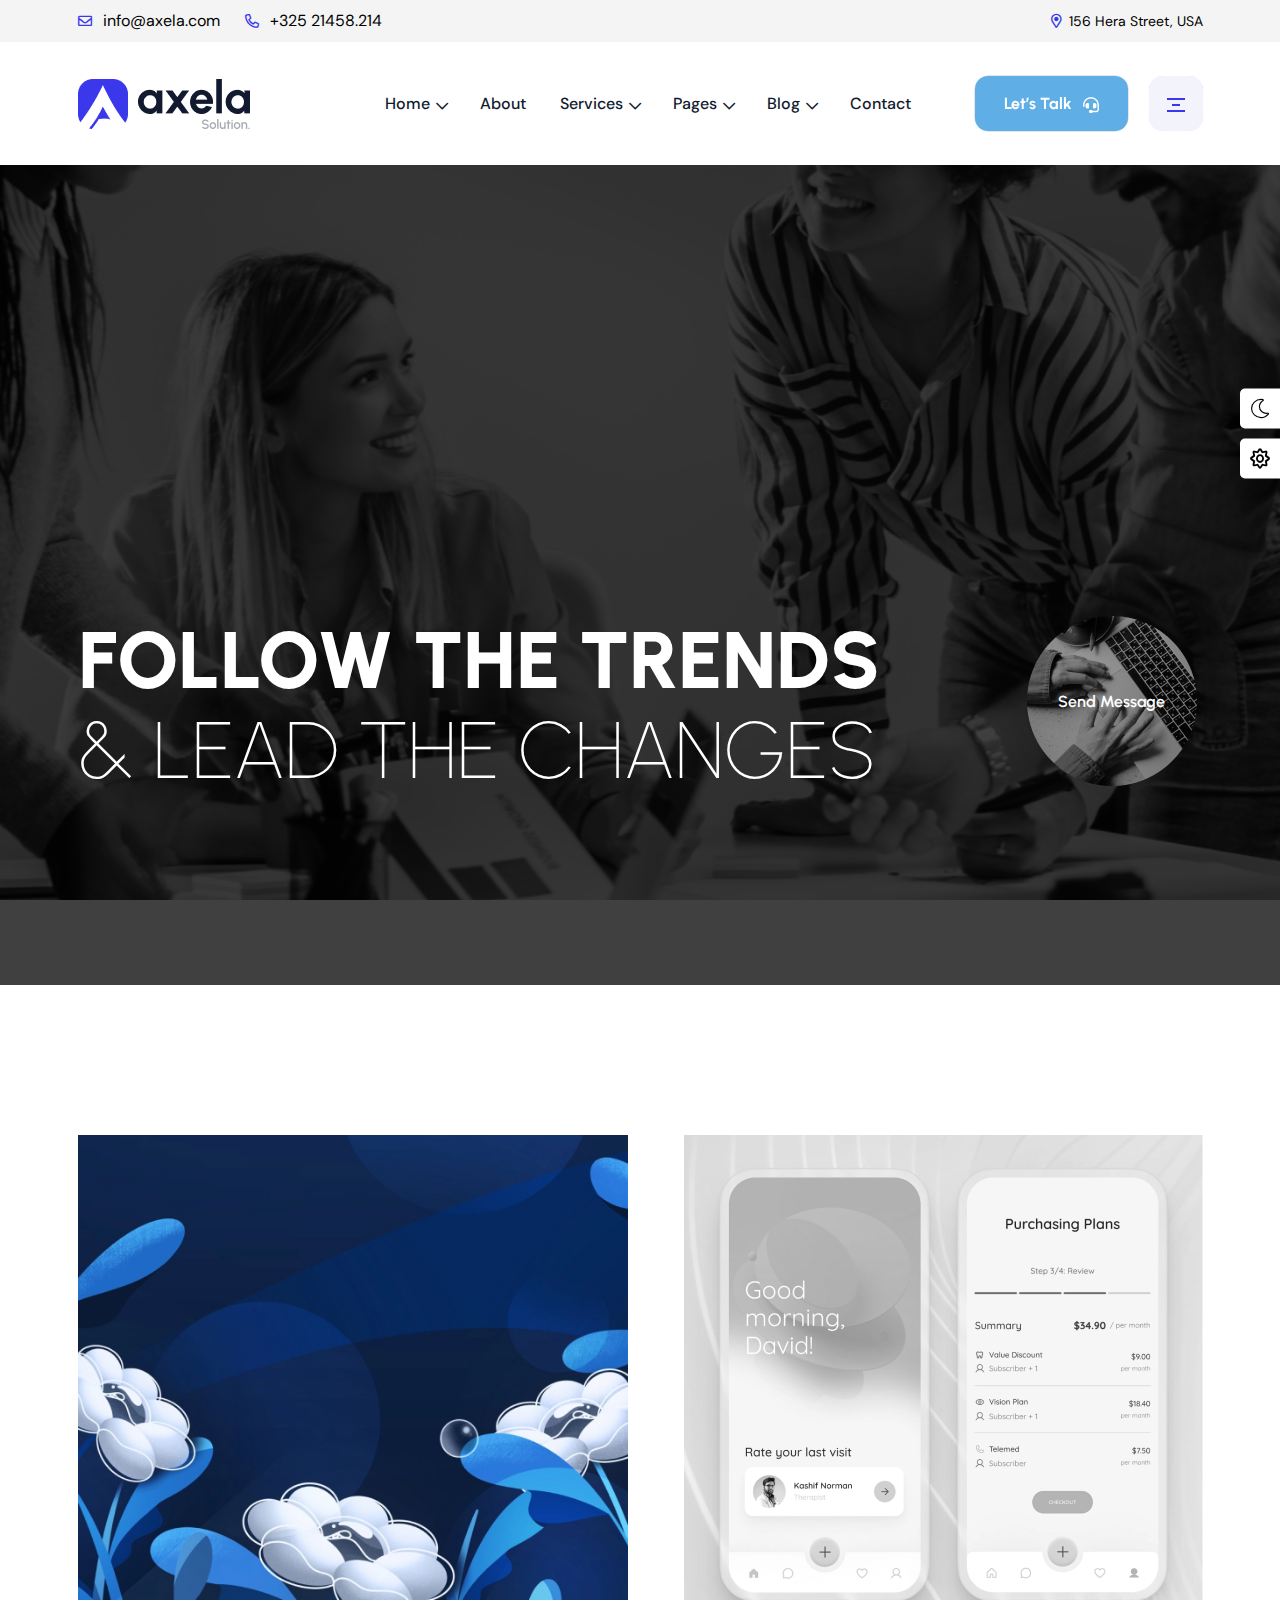
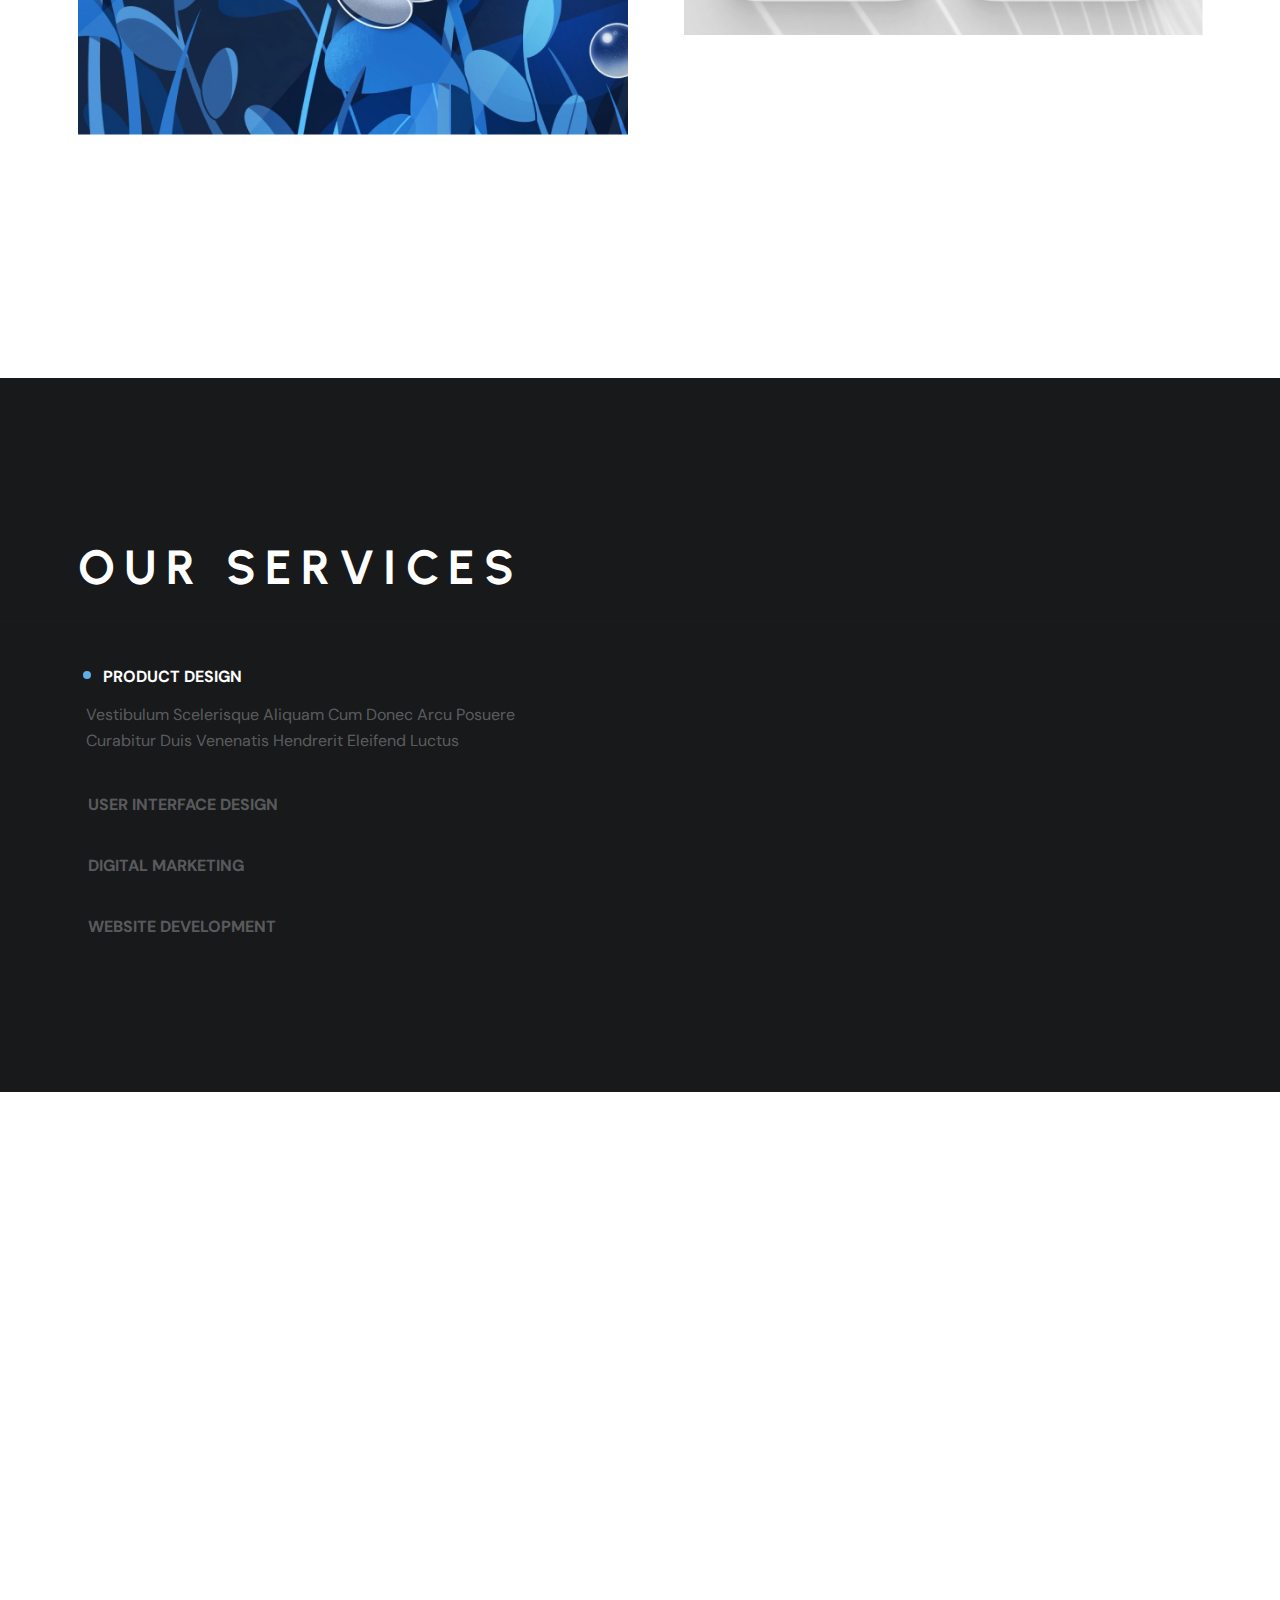
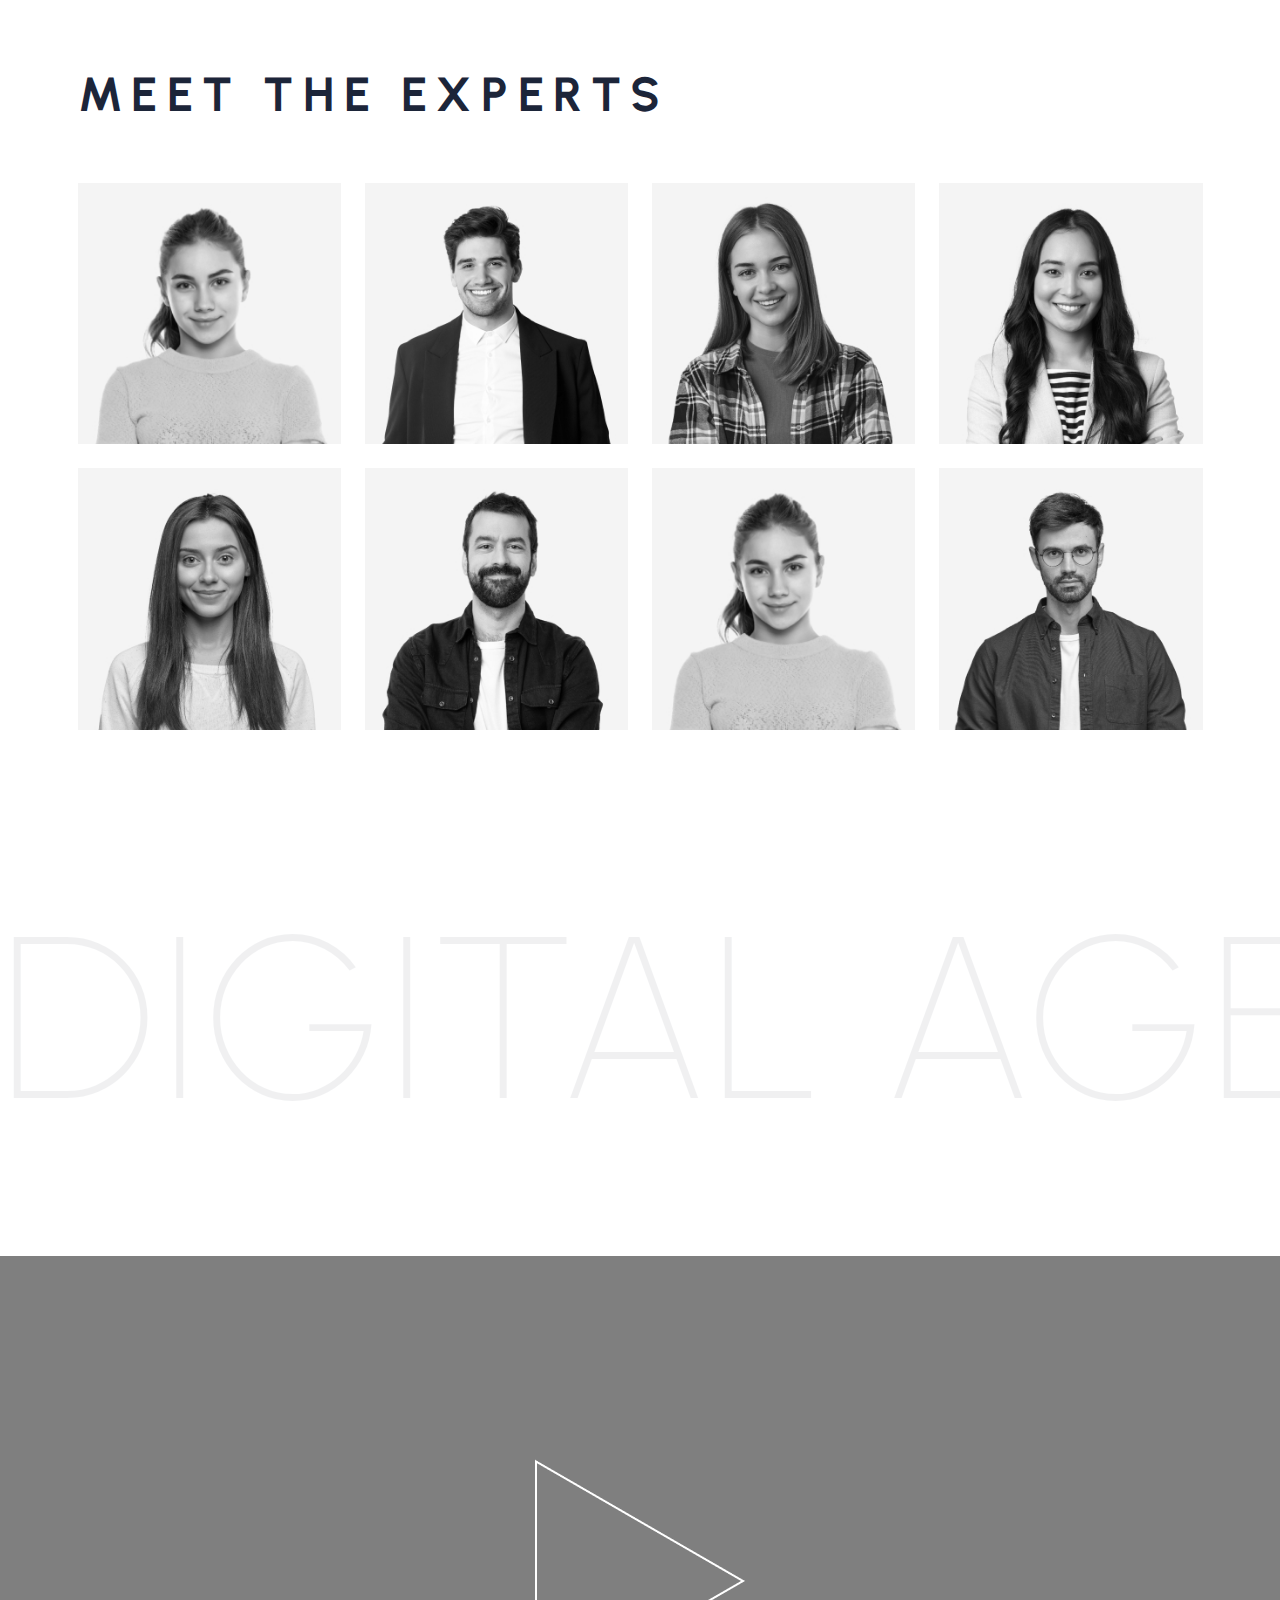
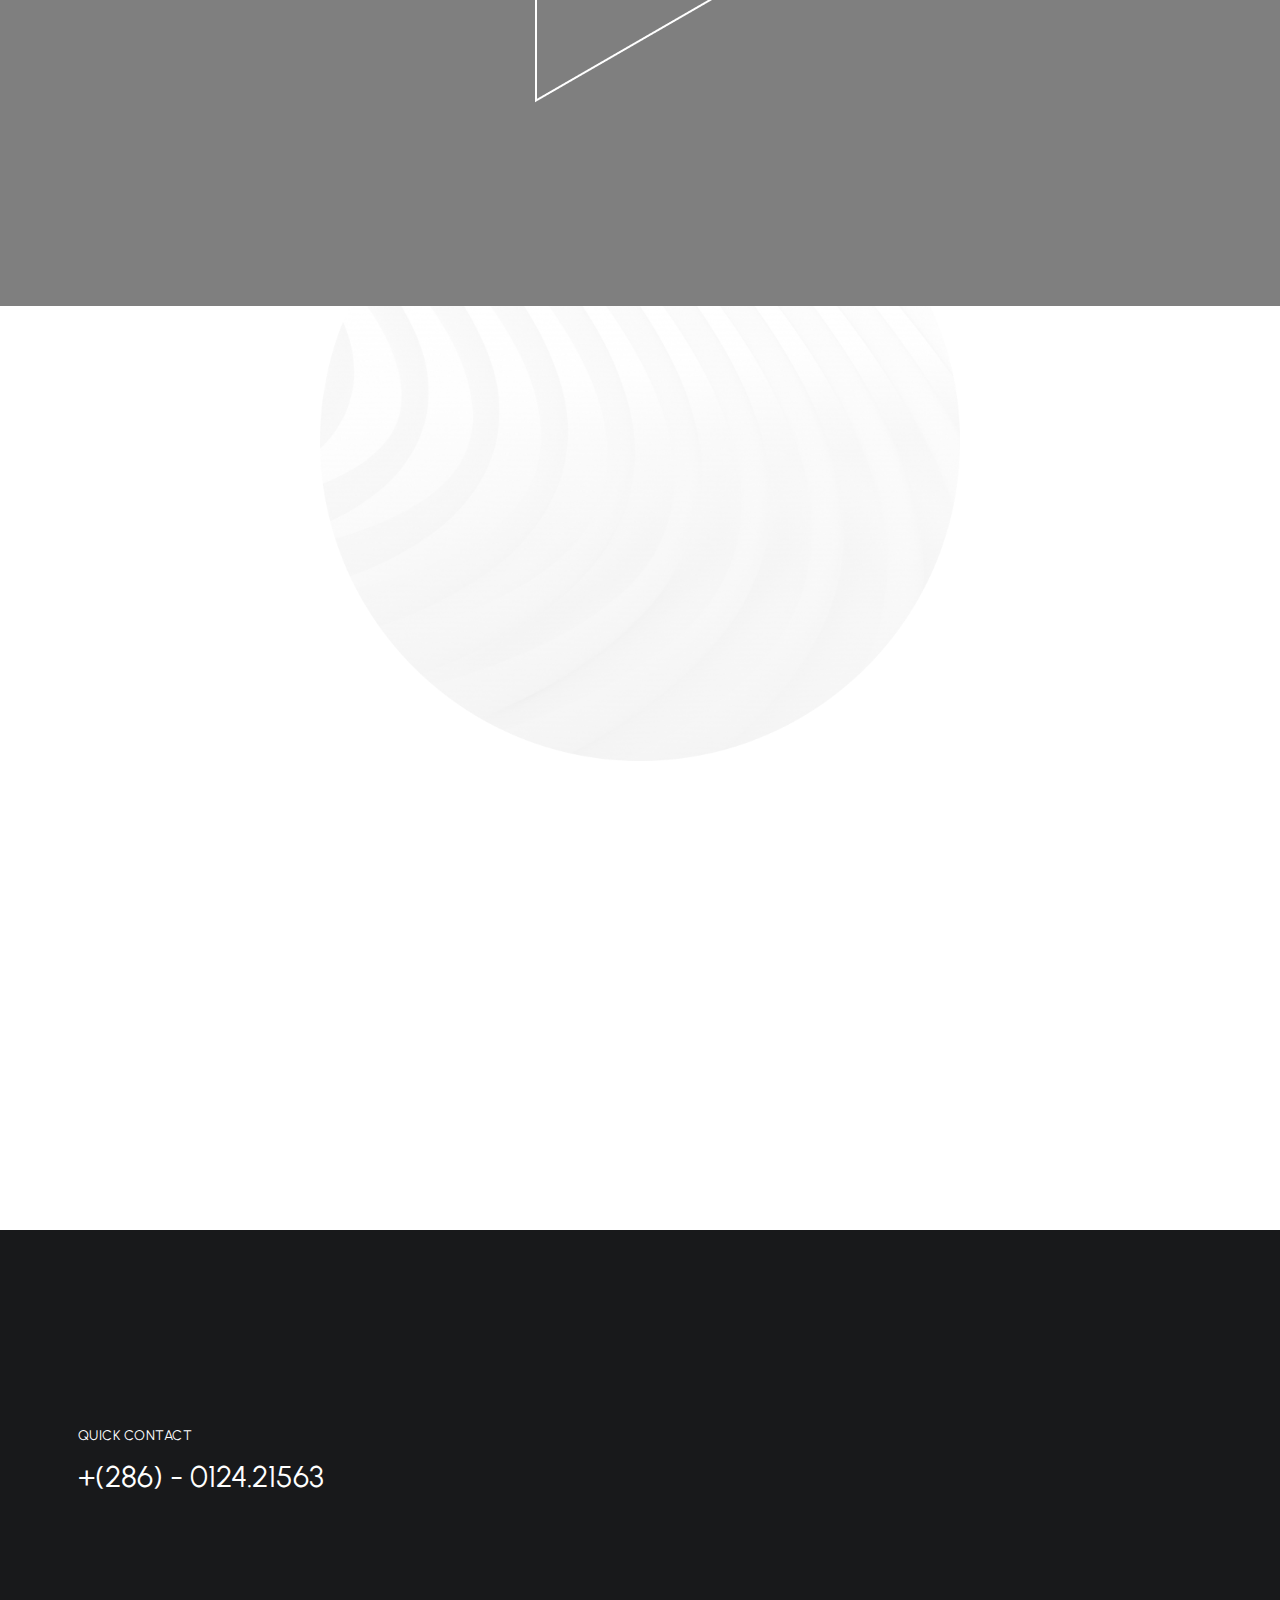
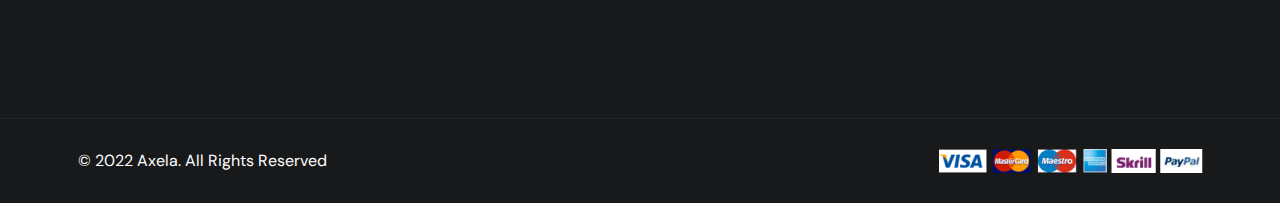
<file: index-four.html>
<!DOCTYPE html>
<html lang="en">

<head>
    <meta charset="UTF-8">
    <meta http-equiv="X-UA-Compatible" content="IE=edge">
    <meta name="viewport" content="width=device-width, initial-scale=1.0">
    <title>Axela Creative Agenacy & Portfolio HTML Template </title>
    <link rel="shortcut icon" type="image/x-icon" href="assets/images/fav.png">
    <link rel="stylesheet" href="assets/css/plugins/swiper.min.css">
    <link rel="stylesheet" href="assets/css/plugins/fontawesome-5.css">
    <link rel="stylesheet" href="assets/css/plugins/unicons.css">
    <link rel="stylesheet" href="assets/css/plugins/fancybox.min.css">
    <link rel="stylesheet" href="assets/css/plugins/metismenu.css">
    <link rel="stylesheet" href="assets/css/vendor/bootstrap.min.css">
    <link rel="stylesheet" href="assets/css/plugins/hover-revel.css">
    <link rel="stylesheet" href="assets/css/plugins/animate.min.css">
    <link rel="stylesheet" href="assets/css/style.css">
</head>

<body class="index-two">
    <!-- header style two -->


    <div class="header-top-start header-three header-four d-none d-xl-block">
        <div class="container">
            <div class="row align-items-center">
                <div class="col-6">
                    <div class="left">
                        <div class="mail-area">
                            <i class="far fa-envelope"></i>
                            <a href="mailto:someone@example.com" class="male">info@axela.com</a>
                        </div>
                        <div class="call-area">
                            <i class="fal fa-phone-alt"></i>
                            <a href="tel:+4733378901" class="male">+325 21458.214</a>
                        </div>
                    </div>
                </div>
                <div class="col-6">
                    <div class="right">
                        <div class="map-area">
                            <i class="fal fa-map-marker-alt"></i>
                            <p class="map">
                                156 Hera Street, USA
                            </p>
                        </div>
                    </div>
                </div>
            </div>
        </div>
    </div>

    <!-- header one -->
    <header class="header-one header--sticky three four">
        <div class="container">
            <div class="row align-items-center">
                <div class="col-lg-2 col-md-3 col-4">
                    <!-- logo area start -->
                    <a href="index.html" class="thumbnail">
                        <img class="active-light" src="assets/images/logo/logo-1.png" alt="axela-logo">
                        <img class="active-dark" src="assets/images/logo/logo-2.svg" alt="axela-logo">
                    </a>
                    <!-- logo area end -->
                </div>
                <div class="col-lg-7 d-none d-xl-block">
                    <div class="main-header">
                        <nav class="main-nav">
                            <ul class="mainmenu">
                                <li class="has-droupdown">
                                    <a href="#">Home</a>
                                    <ul class="submenu home-mega">
                                        <li class="m-1">
                                            <ul class="multiple">
                                                <li><a class="multi" href="index.html">Creative Agency</a></li>
                                                <li><a class="multi" href="index-two.html">Corporate Agency</a></li>
                                                <li><a class="multi" href="index-three.html">StartUp Agency</a></li>
                                                <li><a class="multi" href="index-four.html">Digital Agency</a></li>
                                                <li><a class="multi" href="index-five.html">Portfolio Agency</a></li>
                                                <li><a class="multi" href="index-six.html">Full Screen Slider</a></li>
                                                <li><a class="multi" href="index-seven.html">Portfolio Showcase</a></li>
                                            </ul>
                                        </li>
                                        <li class="m-1">
                                            <ul class="single">
                                                <li><a class="multi" href="one-page-one.html">Creative OnePage</a></li>
                                                <li><a class="multi" href="one-page-two.html">Corporate OnePage</a></li>
                                                <li><a class="multi" href="one-page-three.html">StartUp OnePage</a></li>
                                                <li><a class="multi" href="one-page-four.html">Digital OnePage</a></li>
                                                <li><a class="multi" href="one-page-five.html">Portfolio OnePage</a></li>
                                            </ul>
                                        </li>
                                    </ul>
                                </li>
                                <li>
                                    <a href="about.html">About</a>
                                </li>
                                <li class="has-droupdown">
                                    <a href="#">Services</a>
                                    <ul class="submenu">
                                        <li><a class="single" href="service.html">Our Services</a></li>
                                        <li><a class="single" href="service-details.html">Service Details</a></li>
                                    </ul>
                                </li>
                                <li class="has-droupdown">
                                    <a href="#">Pages</a>
                                    <ul class="submenu home-mega home-mega2">
                                        <li class="m-1">
                                            <ul class="multiple">
                                                <li><a class="multi" href="appoinment.html">Appoinment</a></li>
                                                <li><a class="multi" href="about.html">About Us</a></li>
                                                <li><a class="multi" href="price-plan.html">Price Plans</a></li>
                                                <li><a class="multi" href="faq.html">FAQ Page</a></li>
                                                <li><a class="multi" href="testimonial.html">Testimonial</a></li>
                                                <li><a class="multi" href="404.html">404 Page</a></li>
                                            </ul>
                                        </li>
                                        <li class="m-1">
                                            <ul class="multiple">
                                                <li><a class="multi" href="portfolio.html">Portfolio Style 1</a></li>
                                                <li><a class="multi" href="portfolio-style-2.html">Portfolio Style 2</a></li>
                                                <li><a class="multi" href="portfolio-style-3.html">Portfolio Style 3</a></li>
                                                <li><a class="multi" href="portfolio-style-4.html">Portfolio Style 4</a></li>
                                                <li><a class="multi" href="portfolio-style-5.html">Portfolio Style 5</a></li>
                                                <li><a class="multi" href="project-details.html">Portfolio Details</a></li>
                                            </ul>
                                        </li>
                                        <li class="m-1">
                                            <ul class="multiple last">
                                                <li><a class="multi" href="team.html">Team Style 1</a></li>
                                                <li><a class="multi" href="team-style-2.html">Team Style 2</a></li>
                                                <li><a class="multi" href="team-style-3.html">Team Style 3</a></li>
                                                <li><a class="multi" href="team-style-4.html">Team Style 4</a></li>
                                                <li><a class="multi" href="team-style-5.html">Team Style 5</a></li>
                                                <li><a class="multi" href="team-details.html">Team Details</a></li>
                                            </ul>
                                        </li>
                                    </ul>
                                </li>
                                <li class="has-droupdown">
                                    <a href="#">Blog</a>
                                    <ul class="submenu">
                                        <li><a class="single" href="blog-list.html">Blog List</a></li>
                                        <li><a class="single" href="blog-grid.html">Blog Grid</a></li>
                                        <li><a class="single" href="blog-details.html">Blog Details</a></li>
                                    </ul>
                                </li>
                                <li>
                                    <a href="contactus.html">Contact</a>
                                </li>
                            </ul>
                        </nav>
                    </div>
                </div>
                <div class="col-xl-3 col-lg-10 col-md-9 col-8">
                    <div class="header-right">
                        <a href="#" class="rts-btn btn-secondary call-btn">Let’s Talk
                            <svg xmlns="http://www.w3.org/2000/svg" width="16" height="16" viewBox="0 0 16 16" fill="none">
                                <path d="M5.96875 7C5.96875 6.46875 5.5 6 4.96875 6H4.5C3.375 6 2.5 6.90625 2.5 8.03125V9.5C2.5 10.625 3.375 11.5 4.5 11.5H5C5.53125 11.5 6 11.0625 6 10.5L5.96875 7ZM8 0C3.5 0 0.125 3.75 0 8V9.25C0 9.6875 0.3125 10 0.71875 10C1.09375 10 1.5 9.6875 1.5 9.25V8C1.5 4.4375 4.40625 1.53125 8 1.53125C11.5625 1.53125 14.5 4.4375 14.5 8V12.5C14.5 13.2188 13.9375 13.75 13.25 13.75H9.78125C9.53125 13.3125 9.03125 13 8.5 13H7.53125C6.8125 13 6.15625 13.5 6 14.2188C5.84375 15.1875 6.5625 16 7.46875 16H8.5C9.03125 16 9.53125 15.7188 9.78125 15.25H13.25C14.75 15.25 16 14.0312 16 12.5V8C15.8438 3.75 12.4688 0 8 0ZM11.5 11.5C12.5938 11.5 13.5 10.625 13.5 9.5V8.03125C13.5 6.90625 12.5938 6 11.5 6H11C10.4375 6 10 6.46875 10 7.03125V10.5C10 11.0625 10.4375 11.5 11 11.5H11.5Z" fill="#3B38EB" />
                            </svg>
                        </a>
                        <a id="menu-btn" href="#" class="rts-btn btn-secondary menu-btn" onclick="event.preventDefault();">
                            <svg xmlns="http://www.w3.org/2000/svg" width="18" height="14" viewBox="0 0 18 14" fill="none">
                                <rect y="12" width="18" height="2" fill="#3B38EB" />
                                <rect x="5" y="6" width="8" height="2" fill="#3B38EB" />
                                <rect width="18" height="2" fill="#3B38EB" />
                            </svg>
                        </a>
                    </div>
                </div>
            </div>
        </div>
    </header>
    <!-- header one End -->


    <!-- header style two End -->
    <!-- start Mobile Menu -->
    <div id="side-bar" class="side-bar">
        <button class="close-icon-menu"><i class="far fa-times"></i></button>
        <!-- inner menu area desktop start -->
        <div class="rts-sidebar-menu-desktop">
            <a class="logo-1" href="index.html"><img class="logo" src="assets/images/logo/logo-1.png" alt="axela_logo"></a>
            <a class="logo-2" href="index.html"><img class="normal logo" src="assets/images/logo/logo-2.svg" alt="axela-logo"></a>
            <div class="body d-none d-xl-block">

                <p class="disc">
                    We must explain to you how all seds this mistakens idea and pleasures and account.
                </p>
                <div class="social-wrapper-two">
                    <ul class="social-area">
                        <li data-sal-delay="150" data-sal="slide-up" data-sal-duration="800" class="sal-animate"><a href="#"><i class="fab fa-facebook-f"></i></a></li>
                        <li data-sal-delay="250" data-sal="slide-up" data-sal-duration="800" class="sal-animate"><a href="#"><i class="fab fa-twitter"></i></a></li>
                        <li data-sal-delay="350" data-sal="slide-up" data-sal-duration="800" class="sal-animate"><a href="#"><i class="fab fa-linkedin-in"></i></a></li>
                        <li data-sal-delay="450" data-sal="slide-up" data-sal-duration="800" class="sal-animate"><a href="#"><i class="fab fa-skype"></i></a></li>
                    </ul>
                </div>
                <div class="get-in-touch mt--50">
                    <!-- title -->
                    <div class="h6 title">Get In Touch</div>
                    <!-- title End -->
                    <div class="wrapper">
                        <!-- single -->
                        <div class="single">
                            <i class="fas fa-phone-alt"></i>
                            <a href="#">+8801234566789</a>
                        </div>
                        <!-- single ENd -->
                        <!-- single -->
                        <div class="single">
                            <i class="fas fa-envelope"></i>
                            <a href="#">example@gmail.com</a>
                        </div>
                        <!-- single ENd -->
                        <!-- single -->
                        <div class="single">
                            <i class="fas fa-globe"></i>
                            <a href="#">www.webexample.com</a>
                        </div>
                        <!-- single ENd -->
                        <!-- single -->
                        <div class="single">
                            <i class="fas fa-map-marker-alt"></i>
                            <a href="#">13/A, New Pro State, NYC</a>
                        </div>
                        <!-- single ENd -->
                    </div>
                </div>
            </div>
            <div class="body-mobile d-block d-xl-none">
                <nav class="nav-main mainmenu-nav mt--30">
                    <ul class="mainmenu" id="mobile-menu-active">
                        <li class="has-droupdown">
                            <a href="#">Home</a>
                            <ul class="submenu">
                                <a href="#" class="tag">Multipages</a>
                                <li><a class="mobile-menu-link" href="index.html">Creative Agency</a></li>
                                <li><a class="mobile-menu-link" href="index-two.html">Corporate Agency</a></li>
                                <li><a class="mobile-menu-link" href="index-three.html">StartUp Agency</a></li>
                                <li><a class="mobile-menu-link" href="index-four.html">Digital Agency</a></li>
                                <li><a class="mobile-menu-link" href="index-five.html">Portfolio Agency</a></li>
                                <li><a class="mobile-menu-link" href="index-six.html">Full Screen Slider</a></li>
                                <li><a class="mobile-menu-link" href="index-seven.html">Portfolio Showcase</a></li>
                            </ul>
                            <ul class="submenu">
                                <a href="#" class="tag">Onepages</a>
                                <li><a class="mobile-menu-link" href="one-page-one.html">Creative OnePage</a></li>
                                <li><a class="mobile-menu-link" href="one-page-two.html">Corporate OnePage</a></li>
                                <li><a class="mobile-menu-link" href="one-page-three.html">StartUp OnePage</a></li>
                                <li><a class="mobile-menu-link" href="one-page-four.html">Digital OnePage</a></li>
                                <li><a class="mobile-menu-link" href="one-page-five.html">Portfolio OnePage</a></li>
                            </ul>
                        </li>
                        <li><a href="about.html">About Us</a></li>
                        <li class="has-droupdown">
                            <a href="#">Services</a>
                            <ul class="submenu">
                                <li><a class="mobile-menu-link" href="service.html">Our Services</a></li>
                                <li><a class="mobile-menu-link" href="service-details.html">Service Details</a></li>
                            </ul>
                        </li>
                        <li class="has-droupdown">
                            <a href="#">Pages</a>
                            <ul class="submenu">
                                <li><a class="mobile-menu-link" href="service.html">Services</a></li>
                                <li><a class="mobile-menu-link" href="service-details.html">Service Details</a></li>
                                <li><a class="mobile-menu-link" href="team.html">Team</a></li>
                                <li><a class="mobile-menu-link" href="team-details.html">Team Details</a></li>
                                <li><a class="mobile-menu-link" href="faq.html">FAQ Page</a></li>
                                <li><a class="mobile-menu-link" href="price-plan.html">Price Plan</a></li>
                                <li><a class="mobile-menu-link" href="404.html">404 Page</a></li>
                                <li><a class="mobile-menu-link" href="portfolio.html">Portfolio Style 1</a></li>
                                <li><a class="mobile-menu-link" href="portfolio-style-2.html">Portfolio Style 2</a></li>
                                <li><a class="mobile-menu-link" href="portfolio-style-3.html">Portfolio Style 3</a></li>
                                <li><a class="mobile-menu-link" href="portfolio-style-4.html">Portfolio Style 4</a></li>
                                <li><a class="mobile-menu-link" href="portfolio-style-5.html">Portfolio Style 5</a></li>
                                <li><a class="mobile-menu-link" href="project-details.html">Portfolio Details</a></li>
                                <li><a class="mobile-menu-link" href="team.html">Team Style 1</a></li>
                                <li><a class="mobile-menu-link" href="team-style-2.html">Team Style 2</a></li>
                                <li><a class="mobile-menu-link" href="team-style-3.html">Team Style 3</a></li>
                                <li><a class="mobile-menu-link" href="team-style-4.html">Team Style 4</a></li>
                                <li><a class="mobile-menu-link" href="team-style-5.html">Team Style 5</a></li>
                                <li><a class="mobile-menu-link" href="team-details.html">Team Details</a></li>
                            </ul>
                        </li>
                        <li class="has-droupdown">
                            <a href="#">Blog</a>
                            <ul class="submenu">
                                <li><a class="mobile-menu-link" href="blog-list.html">Blog List</a></li>
                                <li><a class="mobile-menu-link" href="blog-grid.html">Blog Grid</a></li>
                                <li><a class="mobile-menu-link" href="blog-details.html">Blog Details</a></li>
                            </ul>
                        </li>
                        <li>
                            <a href="contactus.html">Contact Us</a>
                        </li>
                    </ul>
                </nav>
                <div class="social-wrapper-two mt--50">
                    <ul class="social-area">
                        <li data-sal-delay="150" data-sal="slide-up" data-sal-duration="800" class="sal-animate"><a href="#"><i class="fab fa-facebook-f"></i></a></li>
                        <li data-sal-delay="250" data-sal="slide-up" data-sal-duration="800" class="sal-animate"><a href="#"><i class="fab fa-twitter"></i></a></li>
                        <li data-sal-delay="350" data-sal="slide-up" data-sal-duration="800" class="sal-animate"><a href="#"><i class="fab fa-linkedin-in"></i></a></li>
                        <li data-sal-delay="450" data-sal="slide-up" data-sal-duration="800" class="sal-animate"><a href="#"><i class="fab fa-skype"></i></a></li>
                    </ul>
                </div>
                <!-- <a href="#" class="rts-btn btn-primary ml--20 ml_sm--5 header-one-btn quote-btnmenu">Get Quote</a> -->
            </div>
        </div>
        <!-- inner menu area desktop End -->
    </div>

    <div id="anywhere-home"></div>
    <!-- end Mobile Menue -->

    <!-- rts banner area start -->
    <div class="rts-banner-four bg_image--6 bg_image fixed-images">
        <div class="container">
            <div class="row">
                <div class="col-12">
                    <div class="banner-four-content">
                        <h1 class="title" data-sal-delay="150" data-sal="slide-up" data-sal-duration="800">
                            Follow the trends <br>
                            <span>& lead the changes</span>
                        </h1>
                        <div class="button-area" data-sal-delay="150" data-sal="zoom-in" data-sal-duration="800">
                            <form action="contactus.html">
                                <button>
                                    <img src="assets/images/banner/shape/btn-bg.png" alt="axela_banner">
                                    <span>Send Message</span>
                                </button>
                            </form>
                        </div>
                    </div>
                </div>
            </div>
        </div>
    </div>
    <!-- rts banner area end -->

    <!-- rts-product area start -->
    <div class="rts-product-area rts-section-gap-2">
        <div class="container">
            <div class="row g-24 justify-content-between">
                <div class="col-xl-6 col-lg-6 col-md-12 col-sm-12 col-12">
                    <!-- single product area -->
                    <div class="rts-product-area">
                        <a class="thumbnail" href="#">
                            <img class="img-1" src="assets/images/product/10.jpg" alt="axela_product">

                        </a>
                        <div class="inner" data-sal-delay="250" data-sal="slide-up" data-sal-duration="1000">
                            <span>UI/UX Design</span>
                            <a href="#">
                                <h5 class="title mb--0">
                                    Mokup Design Mockup
                                </h5>
                            </a>
                        </div>
                    </div>
                    <!-- single product area End -->
                </div>
                <div class="col-xl-6 col-lg-6 col-md-12 col-sm-12 col-12">
                    <!-- single product area -->
                    <div class="rts-product-area inner">
                        <div class="wrapper">
                            <a class="thumbnail" href="#">
                                <img class="img-1" src="assets/images/product/11.jpg" alt="axela_product">

                            </a>
                            <div class="inner" data-sal-delay="350" data-sal="slide-up" data-sal-duration="1000">
                                <span>Fashion Design</span>
                                <a href="#">
                                    <h5 class="title">
                                        Fuleston Design Mockup
                                    </h5>
                                </a>
                            </div>
                        </div>
                    </div>
                    <!-- single product area End -->
                </div>
            </div>
        </div>
    </div>
    <!-- rts-product area end -->

    <!-- rts service area start -->
    <div class="rts-service-area rts-section-gap-2  bg_service-h4">
        <div class="container">
            <div class="row">
                <div class="col-12">
                    <div class="title-area ho-4">
                        <h2 class="title">
                            Our Services
                        </h2>
                    </div>
                </div>
            </div>
        </div>
        <hr class="separator">
        <div class="container">
            <div class="row">
                <div class="col-lg-6">
                    <nav class="service-tab-h4">
                        <div class="nav nav-tabs" id="nav-tab" role="tablist">
                            <button class="nav-link active" id="nav-home-tab" data-bs-toggle="tab" data-bs-target="#nav-home" type="button" role="tab" aria-controls="nav-home" aria-selected="true">
                                Product Design
                                <span>Vestibulum scelerisque aliquam cum donec arcu posuere curabitur duis venenatis hendrerit eleifend luctus</span>
                            </button>
                            <button class="nav-link" id="nav-profile-tab" data-bs-toggle="tab" data-bs-target="#nav-profile" type="button" role="tab" aria-controls="nav-profile" aria-selected="false">
                                User Interface Design
                                <span>Vestibulum scelerisque aliquam cum donec arcu posuere curabitur duis venenatis hendrerit eleifend luctus</span>
                            </button>
                            <button class="nav-link" id="nav-contact-tab" data-bs-toggle="tab" data-bs-target="#nav-contact" type="button" role="tab" aria-controls="nav-contact" aria-selected="false">
                                Digital Marketing
                                <span>Vestibulum scelerisque aliquam cum donec arcu posuere curabitur duis venenatis hendrerit eleifend luctus</span>
                            </button>
                            <button class="nav-link" id="nav-last-tab" data-bs-toggle="tab" data-bs-target="#nav-last" type="button" role="tab" aria-controls="nav-contact" aria-selected="false">
                                Website Development
                                <span>Vestibulum scelerisque aliquam cum donec arcu posuere curabitur duis venenatis hendrerit eleifend luctus</span>
                            </button>
                        </div>
                    </nav>
                </div>
                <div class="col-lg-6">
                    <div class="tab-content service-tab-h4-right" id="nav-tabContent">
                        <div class="tab-pane fade show active" id="nav-home" role="tabpanel" aria-labelledby="nav-home-tab">
                            <div class="thumbnail" data-sal-delay="150" data-sal="zoom-in" data-sal-duration="800">
                                <img src="assets/images/service/bg/01.jpg" alt="thumbnail">
                            </div>
                        </div>
                        <div class="tab-pane fade" id="nav-profile" role="tabpanel" aria-labelledby="nav-profile-tab">
                            <div class="thumbnail" data-sal-delay="150" data-sal="zoom-in" data-sal-duration="800">
                                <img src="assets/images/service/bg/02.jpg" alt="thumbnail">
                            </div>
                        </div>
                        <div class="tab-pane fade" id="nav-contact" role="tabpanel" aria-labelledby="nav-contact-tab">
                            <div class="thumbnail" data-sal-delay="150" data-sal="zoom-in" data-sal-duration="800">
                                <img src="assets/images/service/bg/03.jpg" alt="thumbnail">
                            </div>
                        </div>
                        <div class="tab-pane fade" id="nav-last" role="tabpanel" aria-labelledby="nav-last-tab">
                            <div class="thumbnail" data-sal-delay="150" data-sal="zoom-in" data-sal-duration="800">
                                <img src="assets/images/service/bg/04.jpg" alt="thumbnail">
                            </div>
                        </div>
                    </div>
                </div>
            </div>
        </div>
    </div>
    <!-- rts service area end -->

    <!-- rts progress area -->
    <div class="rts-progress-area rts-section-gap-2">
        <div class="container">
            <div class="row g-5">
                <div class="col-xl-6">
                    <div class="thumbnail" data-sal-delay="150" data-sal="slide-up" data-sal-duration="800">
                        <img src="assets/images/service/02.jpg" alt="">
                    </div>
                </div>
                <div class="col-xl-6">
                    <div class="progress-h4-area">
                        <div class="single-progress-area-h4" data-sal-delay="150" data-sal="slide-up" data-sal-duration="800">
                            <div class="progress-top">
                                <p class="name">
                                    Design
                                </p>
                                <span class="parcent">
                                    85%
                                </span>
                            </div>
                            <div class="progress">
                                <div class="progress-bar wow fadeInLeft bg--primary" role="progressbar" style="width: 85%" aria-valuenow="25" aria-valuemin="0" aria-valuemax="100"></div>
                            </div>
                        </div>
                        <div class="single-progress-area-h4" data-sal-delay="250" data-sal="slide-up" data-sal-duration="800">
                            <div class="progress-top">
                                <p class="name">
                                    Branding
                                </p>
                                <span class="parcent">
                                    65%
                                </span>
                            </div>
                            <div class="progress">
                                <div class="progress-bar wow fadeInLeft bg--primary" role="progressbar" style="width: 65%" aria-valuenow="25" aria-valuemin="0" aria-valuemax="100"></div>
                            </div>
                        </div>
                        <div class="single-progress-area-h4" data-sal-delay="350" data-sal="slide-up" data-sal-duration="800">
                            <div class="progress-top">
                                <p class="name">
                                    Advertising
                                </p>
                                <span class="parcent">
                                    75%
                                </span>
                            </div>
                            <div class="progress">
                                <div class="progress-bar wow fadeInLeft bg--primary" role="progressbar" style="width: 75%" aria-valuenow="25" aria-valuemin="0" aria-valuemax="100"></div>
                            </div>
                        </div>
                        <div class="single-progress-area-h4" data-sal-delay="450" data-sal="slide-up" data-sal-duration="800">
                            <div class="progress-top">
                                <p class="name">
                                    Copywriting
                                </p>
                                <span class="parcent">
                                    90%
                                </span>
                            </div>
                            <div class="progress">
                                <div class="progress-bar wow fadeInLeft bg--primary" role="progressbar" style="width: 90%" aria-valuenow="25" aria-valuemin="0" aria-valuemax="100"></div>
                            </div>
                        </div>
                    </div>
                </div>
            </div>
        </div>
    </div>
    <!-- rts progress area End -->

    <!-- rts-team area start -->
    <div class="rts-team-area pt_sm--40 rts-section-gap2Bottom">
        <div class="container">
            <div class="row mb--30 mt-dec-40">
                <div class="col-12">
                    <div class="title-area digital">
                        <h3 class="title">Meet The Experts</h3>
                    </div>
                </div>
            </div>
            <div class="row g-24">
                <div class="col-xl-3 col-lg-3 col-md-6 col-sm-6 col-12 col-12">
                    <div class="team-single-digital rts-img-reveal-item" data-subtitle="HTML Expart" data-title="Alamin Orko" data-fx="1">
                        <a href="#" class="thumbnail">
                            <img src="assets/images/team/tm/19.jpg" alt="team-area">
                        </a>
                        <div class="rts-img-reveal-wrapper">
                            <div class="rts-img-reveal-wrapper__inner">
                                <div class="rts-img-reveal-wrapper__img">
                                    <div class="rts-hover-wrapper">

                                    </div>
                                </div>
                            </div>
                        </div>
                    </div>
                </div>
                <div class="col-xl-3 col-lg-3 col-md-6 col-sm-6 col-12 col-12">
                    <div class="team-single-digital rts-img-reveal-item" data-subtitle="UI/UX Designer" data-title="Daniel Zorano" data-fx="1">
                        <a href="#" class="thumbnail">
                            <img src="assets/images/team/tm/14.jpg" alt="team-area">
                        </a>
                        <div class="rts-img-reveal-wrapper">
                            <div class="rts-img-reveal-wrapper__inner">
                                <div class="rts-img-reveal-wrapper__img">
                                    <div class="rts-hover-wrapper">

                                    </div>
                                </div>
                            </div>
                        </div>
                    </div>
                </div>
                <div class="col-xl-3 col-lg-3 col-md-6 col-sm-6 col-12 col-12">
                    <div class="team-single-digital rts-img-reveal-item" data-subtitle="Developer" data-title="Mark Dianmark" data-fx="1">
                        <a href="#" class="thumbnail">
                            <img src="assets/images/team/tm/15.jpg" alt="team-area">
                        </a>
                        <div class="rts-img-reveal-wrapper">
                            <div class="rts-img-reveal-wrapper__inner">
                                <div class="rts-img-reveal-wrapper__img">
                                    <div class="rts-hover-wrapper">

                                    </div>
                                </div>
                            </div>
                        </div>
                    </div>
                </div>
                <div class="col-xl-3 col-lg-3 col-md-6 col-sm-6 col-12 col-12">
                    <div class="team-single-digital rts-img-reveal-item" data-subtitle="UI/UX Designer" data-title="Jone Favinho" data-fx="1">
                        <a href="#" class="thumbnail">
                            <img src="assets/images/team/tm/16.jpg" alt="team-area">
                        </a>
                        <div class="rts-img-reveal-wrapper">
                            <div class="rts-img-reveal-wrapper__inner">
                                <div class="rts-img-reveal-wrapper__img">
                                    <div class="rts-hover-wrapper">

                                    </div>
                                </div>
                            </div>
                        </div>
                    </div>
                </div>
                <div class="col-xl-3 col-lg-3 col-md-6 col-sm-6 col-12 col-12">
                    <div class="team-single-digital rts-img-reveal-item" data-subtitle="Motion Designer" data-title="Mokka Soriars" data-fx="1">
                        <a href="#" class="thumbnail">
                            <img src="assets/images/team/tm/17.jpg" alt="team-area">
                        </a>
                        <div class="rts-img-reveal-wrapper">
                            <div class="rts-img-reveal-wrapper__inner">
                                <div class="rts-img-reveal-wrapper__img">
                                    <div class="rts-hover-wrapper">

                                    </div>
                                </div>
                            </div>
                        </div>
                    </div>
                </div>
                <div class="col-xl-3 col-lg-3 col-md-6 col-sm-6 col-12 col-12">
                    <div class="team-single-digital rts-img-reveal-item" data-subtitle="UI/UX Designer" data-title="Soat Ahesan" data-fx="1">
                        <a href="#" class="thumbnail">
                            <img src="assets/images/team/tm/18.jpg" alt="team-area">
                        </a>
                        <div class="rts-img-reveal-wrapper">
                            <div class="rts-img-reveal-wrapper__inner">
                                <div class="rts-img-reveal-wrapper__img">
                                    <div class="rts-hover-wrapper">

                                    </div>
                                </div>
                            </div>
                        </div>
                    </div>
                </div>


                <div class="col-xl-3 col-lg-3 col-md-6 col-sm-6 col-12 col-12">
                    <div class="team-single-digital rts-img-reveal-item" data-subtitle="UI/UX Designer" data-title="Kobir Ahesan" data-fx="1">
                        <a href="#" class="thumbnail">
                            <img src="assets/images/team/tm/19.jpg" alt="team-area">
                        </a>
                        <div class="rts-img-reveal-wrapper">
                            <div class="rts-img-reveal-wrapper__inner">
                                <div class="rts-img-reveal-wrapper__img">
                                    <div class="rts-hover-wrapper">

                                    </div>
                                </div>
                            </div>
                        </div>
                    </div>
                </div>
                <div class="col-xl-3 col-lg-3 col-md-6 col-sm-6 col-12 col-12">
                    <div class="team-single-digital rts-img-reveal-item" data-subtitle="UI/UX Designer" data-title="Soat Ajijur" data-fx="1">
                        <a href="#" class="thumbnail">
                            <img src="assets/images/team/tm/20.jpg" alt="team-area">
                        </a>
                        <div class="rts-img-reveal-wrapper">
                            <div class="rts-img-reveal-wrapper__inner">
                                <div class="rts-img-reveal-wrapper__img">
                                    <div class="rts-hover-wrapper">

                                    </div>
                                </div>
                            </div>
                        </div>
                    </div>
                </div>
            </div>
        </div>
    </div>
    <!-- rts-team area end -->

    <!-- marquery tesxt area start -->
    <div class=" pb--100 marquery-area pb_sm--30">
        <div class="marquee_text">Digital Agency</div>
    </div>
    <!-- marquery tesxt area end -->

    <!-- vedio area start -->
    <div class="rts-vedio-area digital-home-vedio bg_image--7 bg_image">
        <a href="https://www.youtube.com/embed/KwpA_CvmWV0" class="btn-watch-video fancybox fancybox.iframe"><img src="assets/images/vedio/icon-play.png" alt="play-btn"></a>
    </div>
    <!-- vedio area end -->

    <!-- rts send message area start -->
    <div class="rts-send-message-area-h4 rts-section-gap2Bottom">
        <div class="container">
            <div class="row">
                <div class="col-12">
                    <div class="thumbnail">
                        <img src="assets/images/contact/bg-1.png" alt="messahe_bg">
                    </div>
                    <div class="content">
                        <h2 class="title" data-sal-delay="350" data-sal="zoom-in" data-sal-duration="800">
                            <span class="bold">LET’S</span> <span class="italic">MAKE</span> <br>
                            SOMETHING <br>
                            <span class="italic">GREAT</span> <br>
                            TOGETHER
                        </h2>
                        <div class="button-area" data-sal-delay="150" data-sal="zoom-in" data-sal-duration="800">
                            <form action="contactus.html">
                                <button>
                                    <img src="assets/images/contact/btn.png" alt="axela_banner">
                                    <span>Send Message</span>
                                </button>
                            </form>
                        </div>
                    </div>
                </div>
            </div>
        </div>
    </div>
    <!-- rts send message area end -->

    <!-- start Footer area -->
    <!-- footer area start -->
    <div class="rts-footer-area-four rts-section-gapTop pb--100 pv_md--60 pb_sm--60 footer-four-bg">
        <div class="container">
            <div class="row">
                <div class="col-lg-4">
                    <div class="footer-one-left four">
                        <a class="logo" href="#">
                            <img src="assets/images/logo/logo-2.svg" alt="Logo_image" data-sal-delay="150" data-sal="slide-up" data-sal-duration="800">
                        </a>
                        <div class="contact-area">
                            <span>Quick Contact</span>
                            <a href="mailto:someone@example.com" class="call">+(286) - 0124.21563</a>
                        </div>
                        <ul class="social-area">
                            <li data-sal-delay="150" data-sal="slide-up" data-sal-duration="800"><a href="#"><i class="fab fa-facebook-f"></i></a></li>
                            <li data-sal-delay="250" data-sal="slide-up" data-sal-duration="800"><a href="#"><i class="fab fa-twitter"></i></a></li>
                            <li data-sal-delay="350" data-sal="slide-up" data-sal-duration="800"><a href="#"><i class="fab fa-linkedin-in"></i></a></li>
                            <li data-sal-delay="450" data-sal="slide-up" data-sal-duration="800"><a href="#"><i class="fab fa-skype"></i></a></li>
                        </ul>
                    </div>
                </div>
                <div class="col-lg-8">
                    <div class="footer-right-one four">
                        <div class="single-wized-footer">
                            <h5 class="title-heading" data-sal-delay="150" data-sal="slide-up" data-sal-duration="800">
                                Useful Links
                            </h5>
                            <ul class="list">
                                <li data-sal-delay="150" data-sal="slide-up" data-sal-duration="800"><a href="service-details.html">About Us</a></li>
                                <li data-sal-delay="250" data-sal="slide-up" data-sal-duration="800"><a href="service-details.html">What We Do</a></li>
                                <li data-sal-delay="350" data-sal="slide-up" data-sal-duration="800"><a href="service-details.html">Our Team</a></li>
                                <li data-sal-delay="450" data-sal="slide-up" data-sal-duration="800"><a href="service-details.html">Contact Us</a></li>
                                <li data-sal-delay="550" data-sal="slide-up" data-sal-duration="800"><a href="service-details.html">Services</a></li>
                            </ul>
                        </div>
                        <div class="single-wized-footer">
                            <h5 class="title-heading" data-sal-delay="150" data-sal="slide-up" data-sal-duration="800">
                                Services
                            </h5>
                            <ul class="list">
                                <li data-sal-delay="150" data-sal="slide-up" data-sal-duration="800"><a href="blog-list.html">Wesite Design</a></li>
                                <li data-sal-delay="250" data-sal="slide-up" data-sal-duration="800"><a href="portfolio.html">Product Development</a></li>
                                <li data-sal-delay="350" data-sal="slide-up" data-sal-duration="800"><a href="portfolio.html">Businss Solution</a></li>
                                <li data-sal-delay="450" data-sal="slide-up" data-sal-duration="800"><a href="team.html">Brand Making</a></li>
                                <li data-sal-delay="450" data-sal="slide-up" data-sal-duration="800"><a href="team.html">Flim Studio</a></li>
                            </ul>
                        </div>
                        <div class="single-wized-footer">
                            <h5 class="title-heading" data-sal-delay="150" data-sal="slide-up" data-sal-duration="800">
                                Quick Links
                            </h5>
                            <ul class="list">
                                <li data-sal-delay="150" data-sal="slide-up" data-sal-duration="800"><a href="contactus.html">Privacy & Policy</a></li>
                                <li data-sal-delay="250" data-sal="slide-up" data-sal-duration="800"><a href="#">Our Solution</a></li>
                                <li data-sal-delay="350" data-sal="slide-up" data-sal-duration="800"><a href="#">Brand Open</a></li>
                            </ul>
                        </div>
                    </div>
                </div>
            </div>
        </div>
    </div>
    <!-- footer area end -->

    <!-- rts-copyright-area -->
    <div class="rts-copyright-area footer-four ptb--30 ptb_sm--15">
        <div class="container">
            <div class="row">
                <div class="col-12">
                    <div class="copyu-right-wrapper">
                        <div class="left single">
                            <span>© 2022 Axela. All Rights Reserved</span>
                        </div>
                        <div class="left single">
                            <img src="assets/images/footer/03-payment.png" alt="">
                        </div>
                    </div>
                </div>
            </div>
        </div>
    </div>
    <!-- rts-copyright-area ENd -->
    <!-- ENd Footer Area -->

    <div class="modal-sidebar-scroll rts-dark-light">
        <ul>
            <li><span>Dark</span><i class="rts-go-dark fal fa-moon"></i></li>
            <li><span>Light</span><i class="rts-go-light far fa-sun"></i></li>
        </ul>
    </div>


    <div class="loader-wrapper">
        <div class="loader">
        </div>
        <div class="loader-section section-left"></div>
        <div class="loader-section section-right"></div>
    </div>


    <div class="progress-wrap">
        <svg class="progress-circle svg-content" width="100%" height="100%" viewBox="-1 -1 102 102">
            <path d="M50,1 a49,49 0 0,1 0,98 a49,49 0 0,1 0,-98" style="transition: stroke-dashoffset 10ms linear 0s; stroke-dasharray: 307.919, 307.919; stroke-dashoffset: 307.919;"></path>
        </svg>
    </div>


    <!-- scripts start form hear -->
    <script src="assets/js/vendor/jquery.min.js"></script>
    <script src="assets/js/vendor/jqueryui.js"></script>
    <script src="assets/js/vendor/waypoint.js"></script>
    <script src="assets/js/plugins/swiper.js"></script>
    <script src="assets/js/plugins/counterup.js"></script>
    <script src="assets/js/plugins/sal.min.js"></script>
    <script src="assets/js/plugins/fancybox.js"></script>
    <script src="assets/js/plugins/metismenu.js"></script>
    <script src="assets/js/plugins/marquery.js"></script>
    <script src="assets/js/vendor/bootstrap.min.js"></script>
    <script src="assets/js/vendor/waw.js"></script>


    <script src="assets/js/plugins/hover-revel.js"></script>
    <script src="assets/js/plugins/twinmax.js"></script>


    <script src="assets/js/plugins/contact.form.js"></script>


    <!-- main Js -->
    <script src="assets/js/main.js"></script>
    <!-- scripts end form hear -->
</body>

</html>
</file>
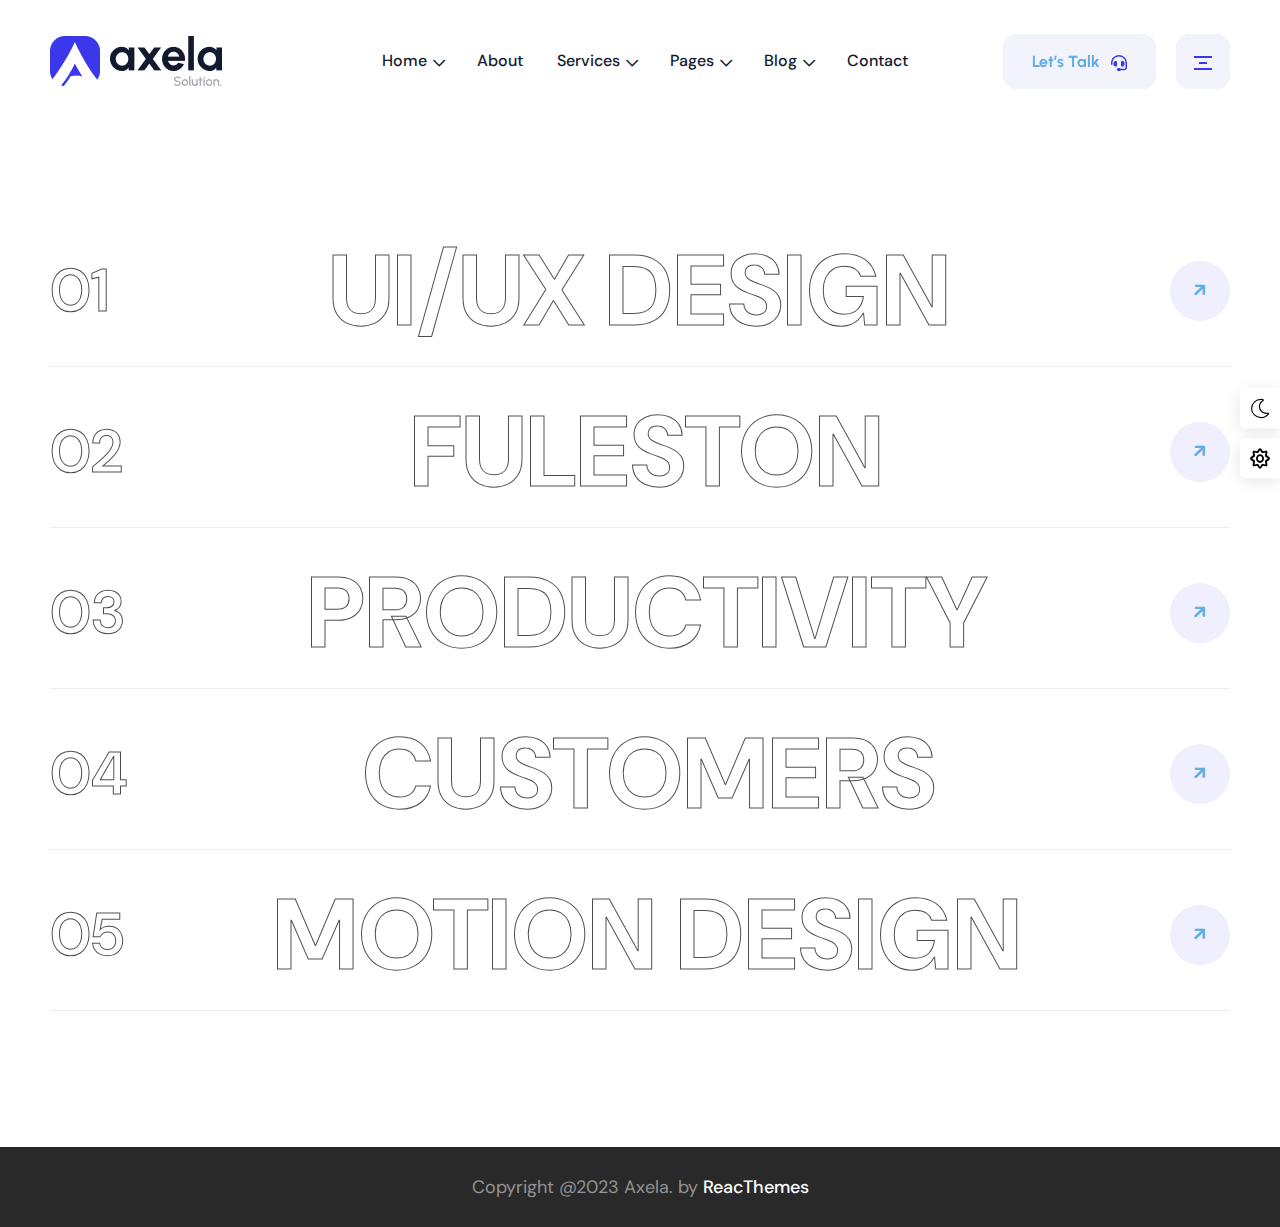
<file: index-seven.html>
<!DOCTYPE html>
<html lang="en">

<head>
    <meta charset="UTF-8">
    <meta http-equiv="X-UA-Compatible" content="IE=edge">
    <meta name="viewport" content="width=device-width, initial-scale=1.0">
    <title>Axela Creative Agenacy & Portfolio HTML Template </title>
    <link rel="shortcut icon" type="image/x-icon" href="assets/images/fav.png">
    <link rel="stylesheet" href="assets/css/plugins/swiper.min.css">
    <link rel="stylesheet" href="assets/css/plugins/fontawesome-5.css">
    <link rel="stylesheet" href="assets/css/plugins/unicons.css">
    <link rel="stylesheet" href="assets/css/plugins/fancybox.min.css">
    <link rel="stylesheet" href="assets/css/plugins/metismenu.css">
    <link rel="stylesheet" href="assets/css/vendor/bootstrap.min.css">
    <link rel="stylesheet" href="assets/css/plugins/hover-revel.css">
    <link rel="stylesheet" href="assets/css/plugins/animate.min.css">
    <link rel="stylesheet" href="assets/css/style.css">
</head>

<body class="index-two">
    <!-- header style two -->
    <!-- header one -->
    <header class="header-one two header--sticky">
        <div class="container-full-screen">
            <div class="row align-items-center">
                <div class="col-lg-2 col-md-3 col-4">
                    <!-- logo area start -->
                    <a href="index.html" class="thumbnail">
                        <img class="active-light" src="assets/images/logo/logo-1.png" alt="axela-logo">
                        <img class="active-dark" src="assets/images/logo/logo-2.svg" alt="axela-logo">
                    </a>
                    <!-- logo area end -->
                </div>
                <div class="col-lg-7 d-none d-xl-block">
                    <div class="main-header">
                        <nav class="main-nav">
                            <ul class="mainmenu">
                                <li class="has-droupdown">
                                    <a href="#">Home</a>
                                    <ul class="submenu home-mega">
                                        <li class="m-1">
                                            <ul class="multiple">
                                                <li><a class="multi" href="index.html">Creative Agency</a></li>
                                                <li><a class="multi" href="index-two.html">Corporate Agency</a></li>
                                                <li><a class="multi" href="index-three.html">StartUp Agency</a></li>
                                                <li><a class="multi" href="index-four.html">Digital Agency</a></li>
                                                <li><a class="multi" href="index-five.html">Portfolio Agency</a></li>
                                                <li><a class="multi" href="index-six.html">Full Screen Slider</a></li>
                                                <li><a class="multi" href="index-seven.html">Portfolio Showcase</a></li>
                                            </ul>
                                        </li>
                                        <li class="m-1">
                                            <ul class="single">
                                                <li><a class="multi" href="one-page-one.html">Creative OnePage</a></li>
                                                <li><a class="multi" href="one-page-two.html">Corporate OnePage</a></li>
                                                <li><a class="multi" href="one-page-three.html">StartUp OnePage</a></li>
                                                <li><a class="multi" href="one-page-four.html">Digital OnePage</a></li>
                                                <li><a class="multi" href="one-page-five.html">Portfolio OnePage</a></li>
                                            </ul>
                                        </li>
                                    </ul>
                                </li>
                                <li>
                                    <a href="about.html">About</a>
                                </li>
                                <li class="has-droupdown">
                                    <a href="#">Services</a>
                                    <ul class="submenu">
                                        <li><a class="single" href="service.html">Our Services</a></li>
                                        <li><a class="single" href="service-details.html">Service Details</a></li>
                                    </ul>
                                </li>
                                <li class="has-droupdown">
                                    <a href="#">Pages</a>
                                    <ul class="submenu home-mega home-mega2">
                                        <li class="m-1">
                                            <ul class="multiple">
                                                <li><a class="multi" href="appoinment.html">Appoinment</a></li>
                                                <li><a class="multi" href="about.html">About Us</a></li>
                                                <li><a class="multi" href="price-plan.html">Price Plans</a></li>
                                                <li><a class="multi" href="faq.html">FAQ Page</a></li>
                                                <li><a class="multi" href="testimonial.html">Testimonial</a></li>
                                                <li><a class="multi" href="404.html">404 Page</a></li>
                                            </ul>
                                        </li>
                                        <li class="m-1">
                                            <ul class="multiple">
                                                <li><a class="multi" href="portfolio.html">Portfolio Style 1</a></li>
                                                <li><a class="multi" href="portfolio-style-2.html">Portfolio Style 2</a></li>
                                                <li><a class="multi" href="portfolio-style-3.html">Portfolio Style 3</a></li>
                                                <li><a class="multi" href="portfolio-style-4.html">Portfolio Style 4</a></li>
                                                <li><a class="multi" href="portfolio-style-5.html">Portfolio Style 5</a></li>
                                                <li><a class="multi" href="project-details.html">Portfolio Details</a></li>
                                            </ul>
                                        </li>
                                        <li class="m-1">
                                            <ul class="multiple last">
                                                <li><a class="multi" href="team.html">Team Style 1</a></li>
                                                <li><a class="multi" href="team-style-2.html">Team Style 2</a></li>
                                                <li><a class="multi" href="team-style-3.html">Team Style 3</a></li>
                                                <li><a class="multi" href="team-style-4.html">Team Style 4</a></li>
                                                <li><a class="multi" href="team-style-5.html">Team Style 5</a></li>
                                                <li><a class="multi" href="team-details.html">Team Details</a></li>
                                            </ul>
                                        </li>
                                    </ul>
                                </li>
                                <li class="has-droupdown">
                                    <a href="#">Blog</a>
                                    <ul class="submenu">
                                        <li><a class="single" href="blog-list.html">Blog List</a></li>
                                        <li><a class="single" href="blog-grid.html">Blog Grid</a></li>
                                        <li><a class="single" href="blog-details.html">Blog Details</a></li>
                                    </ul>
                                </li>
                                <li>
                                    <a href="contactus.html">Contact</a>
                                </li>
                            </ul>
                        </nav>
                    </div>
                </div>
                <div class="col-xl-3 col-lg-10 col-md-9 col-8">
                    <div class="header-right">
                        <a href="#" class="rts-btn btn-secondary call-btn seven">Let’s Talk
                            <svg xmlns="http://www.w3.org/2000/svg" width="16" height="16" viewBox="0 0 16 16" fill="none">
                                <path d="M5.96875 7C5.96875 6.46875 5.5 6 4.96875 6H4.5C3.375 6 2.5 6.90625 2.5 8.03125V9.5C2.5 10.625 3.375 11.5 4.5 11.5H5C5.53125 11.5 6 11.0625 6 10.5L5.96875 7ZM8 0C3.5 0 0.125 3.75 0 8V9.25C0 9.6875 0.3125 10 0.71875 10C1.09375 10 1.5 9.6875 1.5 9.25V8C1.5 4.4375 4.40625 1.53125 8 1.53125C11.5625 1.53125 14.5 4.4375 14.5 8V12.5C14.5 13.2188 13.9375 13.75 13.25 13.75H9.78125C9.53125 13.3125 9.03125 13 8.5 13H7.53125C6.8125 13 6.15625 13.5 6 14.2188C5.84375 15.1875 6.5625 16 7.46875 16H8.5C9.03125 16 9.53125 15.7188 9.78125 15.25H13.25C14.75 15.25 16 14.0312 16 12.5V8C15.8438 3.75 12.4688 0 8 0ZM11.5 11.5C12.5938 11.5 13.5 10.625 13.5 9.5V8.03125C13.5 6.90625 12.5938 6 11.5 6H11C10.4375 6 10 6.46875 10 7.03125V10.5C10 11.0625 10.4375 11.5 11 11.5H11.5Z" fill="#3B38EB" />
                            </svg>
                        </a>
                        <a id="menu-btn" href="#" class="rts-btn btn-secondary menu-btn" onclick="event.preventDefault();">
                            <svg xmlns="http://www.w3.org/2000/svg" width="18" height="14" viewBox="0 0 18 14" fill="none">
                                <rect y="12" width="18" height="2" fill="#3B38EB" />
                                <rect x="5" y="6" width="8" height="2" fill="#3B38EB" />
                                <rect width="18" height="2" fill="#3B38EB" />
                            </svg>
                        </a>
                    </div>
                </div>
            </div>
        </div>
    </header>
    <!-- header one End -->
    <!-- header style two End -->
    <!-- start Mobile Menu -->
    <div id="side-bar" class="side-bar">
        <button class="close-icon-menu"><i class="far fa-times"></i></button>
        <!-- inner menu area desktop start -->
        <div class="rts-sidebar-menu-desktop">
            <a class="logo-1" href="index.html"><img class="logo" src="assets/images/logo/logo-1.png" alt="axela_logo"></a>
            <a class="logo-2" href="index.html"><img class="normal logo" src="assets/images/logo/logo-2.svg" alt="axela-logo"></a>
            <div class="body d-none d-xl-block">

                <p class="disc">
                    We must explain to you how all seds this mistakens idea and pleasures and account.
                </p>
                <div class="social-wrapper-two">
                    <ul class="social-area">
                        <li data-sal-delay="150" data-sal="slide-up" data-sal-duration="800" class="sal-animate"><a href="#"><i class="fab fa-facebook-f"></i></a></li>
                        <li data-sal-delay="250" data-sal="slide-up" data-sal-duration="800" class="sal-animate"><a href="#"><i class="fab fa-twitter"></i></a></li>
                        <li data-sal-delay="350" data-sal="slide-up" data-sal-duration="800" class="sal-animate"><a href="#"><i class="fab fa-linkedin-in"></i></a></li>
                        <li data-sal-delay="450" data-sal="slide-up" data-sal-duration="800" class="sal-animate"><a href="#"><i class="fab fa-skype"></i></a></li>
                    </ul>
                </div>
                <div class="get-in-touch mt--50">
                    <!-- title -->
                    <div class="h6 title">Get In Touch</div>
                    <!-- title End -->
                    <div class="wrapper">
                        <!-- single -->
                        <div class="single">
                            <i class="fas fa-phone-alt"></i>
                            <a href="#">+8801234566789</a>
                        </div>
                        <!-- single ENd -->
                        <!-- single -->
                        <div class="single">
                            <i class="fas fa-envelope"></i>
                            <a href="#">example@gmail.com</a>
                        </div>
                        <!-- single ENd -->
                        <!-- single -->
                        <div class="single">
                            <i class="fas fa-globe"></i>
                            <a href="#">www.webexample.com</a>
                        </div>
                        <!-- single ENd -->
                        <!-- single -->
                        <div class="single">
                            <i class="fas fa-map-marker-alt"></i>
                            <a href="#">13/A, New Pro State, NYC</a>
                        </div>
                        <!-- single ENd -->
                    </div>
                </div>
            </div>
            <div class="body-mobile d-block d-xl-none">
                <nav class="nav-main mainmenu-nav mt--30">
                    <ul class="mainmenu" id="mobile-menu-active">
                        <li class="has-droupdown">
                            <a href="#">Home</a>
                            <ul class="submenu">
                                <a href="#" class="tag">Multipages</a>
                                <li><a class="mobile-menu-link" href="index.html">Creative Agency</a></li>
                                <li><a class="mobile-menu-link" href="index-two.html">Corporate Agency</a></li>
                                <li><a class="mobile-menu-link" href="index-three.html">StartUp Agency</a></li>
                                <li><a class="mobile-menu-link" href="index-four.html">Digital Agency</a></li>
                                <li><a class="mobile-menu-link" href="index-five.html">Portfolio Agency</a></li>
                                <li><a class="mobile-menu-link" href="index-six.html">Full Screen Slider</a></li>
                                <li><a class="mobile-menu-link" href="index-seven.html">Portfolio Showcase</a></li>
                            </ul>
                            <ul class="submenu">
                                <a href="#" class="tag">Onepages</a>
                                <li><a class="mobile-menu-link" href="one-page-one.html">Creative OnePage</a></li>
                                <li><a class="mobile-menu-link" href="one-page-two.html">Corporate OnePage</a></li>
                                <li><a class="mobile-menu-link" href="one-page-three.html">StartUp OnePage</a></li>
                                <li><a class="mobile-menu-link" href="one-page-four.html">Digital OnePage</a></li>
                                <li><a class="mobile-menu-link" href="one-page-five.html">Portfolio OnePage</a></li>
                            </ul>
                        </li>
                        <li><a href="about.html">About Us</a></li>
                        <li class="has-droupdown">
                            <a href="#">Services</a>
                            <ul class="submenu">
                                <li><a class="mobile-menu-link" href="service.html">Our Services</a></li>
                                <li><a class="mobile-menu-link" href="service-details.html">Service Details</a></li>
                            </ul>
                        </li>
                        <li class="has-droupdown">
                            <a href="#">Pages</a>
                            <ul class="submenu">
                                <li><a class="mobile-menu-link" href="service.html">Services</a></li>
                                <li><a class="mobile-menu-link" href="service-details.html">Service Details</a></li>
                                <li><a class="mobile-menu-link" href="team.html">Team</a></li>
                                <li><a class="mobile-menu-link" href="team-details.html">Team Details</a></li>
                                <li><a class="mobile-menu-link" href="faq.html">FAQ Page</a></li>
                                <li><a class="mobile-menu-link" href="price-plan.html">Price Plan</a></li>
                                <li><a class="mobile-menu-link" href="404.html">404 Page</a></li>
                                <li><a class="mobile-menu-link" href="portfolio.html">Portfolio Style 1</a></li>
                                <li><a class="mobile-menu-link" href="portfolio-style-2.html">Portfolio Style 2</a></li>
                                <li><a class="mobile-menu-link" href="portfolio-style-3.html">Portfolio Style 3</a></li>
                                <li><a class="mobile-menu-link" href="portfolio-style-4.html">Portfolio Style 4</a></li>
                                <li><a class="mobile-menu-link" href="portfolio-style-5.html">Portfolio Style 5</a></li>
                                <li><a class="mobile-menu-link" href="project-details.html">Portfolio Details</a></li>
                                <li><a class="mobile-menu-link" href="team.html">Team Style 1</a></li>
                                <li><a class="mobile-menu-link" href="team-style-2.html">Team Style 2</a></li>
                                <li><a class="mobile-menu-link" href="team-style-3.html">Team Style 3</a></li>
                                <li><a class="mobile-menu-link" href="team-style-4.html">Team Style 4</a></li>
                                <li><a class="mobile-menu-link" href="team-style-5.html">Team Style 5</a></li>
                                <li><a class="mobile-menu-link" href="team-details.html">Team Details</a></li>
                            </ul>
                        </li>
                        <li class="has-droupdown">
                            <a href="#">Blog</a>
                            <ul class="submenu">
                                <li><a class="mobile-menu-link" href="blog-list.html">Blog List</a></li>
                                <li><a class="mobile-menu-link" href="blog-grid.html">Blog Grid</a></li>
                                <li><a class="mobile-menu-link" href="blog-details.html">Blog Details</a></li>
                            </ul>
                        </li>
                        <li>
                            <a href="contactus.html">Contact Us</a>
                        </li>
                    </ul>
                </nav>
                <div class="social-wrapper-two mt--50">
                    <ul class="social-area">
                        <li data-sal-delay="150" data-sal="slide-up" data-sal-duration="800" class="sal-animate"><a href="#"><i class="fab fa-facebook-f"></i></a></li>
                        <li data-sal-delay="250" data-sal="slide-up" data-sal-duration="800" class="sal-animate"><a href="#"><i class="fab fa-twitter"></i></a></li>
                        <li data-sal-delay="350" data-sal="slide-up" data-sal-duration="800" class="sal-animate"><a href="#"><i class="fab fa-linkedin-in"></i></a></li>
                        <li data-sal-delay="450" data-sal="slide-up" data-sal-duration="800" class="sal-animate"><a href="#"><i class="fab fa-skype"></i></a></li>
                    </ul>
                </div>
                <!-- <a href="#" class="rts-btn btn-primary ml--20 ml_sm--5 header-one-btn quote-btnmenu">Get Quote</a> -->
            </div>
        </div>
        <!-- inner menu area desktop End -->
    </div>

    <div id="anywhere-home"></div>
    <!-- end Mobile Menue -->

    <div class="banner-horizental-2">
        <div class="container-full-screen">
            <ul class="banner-inner">
                <li class="item rts-img-reveal-item" data-img="assets/images/portfolio/01.jpg" data-fx="1">
                    <div class="pos">01</div>
                    <a href="#" class="image-title" data-letters="UI/UX DESIGN">UI/UX DESIGN</a>
                    <a href="#" class="portfolio-button"><i class="fas fa-arrow-right"></i></a>
                </li>
                <li class="item  rts-img-reveal-item" data-img="assets/images/portfolio/02.jpg" data-fx="1">
                    <div class="pos">02</div>
                    <a href="#" class="image-title" data-letters="FULESTON">FULESTON</a>
                    <a href="#" class="portfolio-button"><i class="fas fa-arrow-right"></i></a>
                </li>
                <li class="item rts-img-reveal-item" data-img="assets/images/portfolio/03.jpg" data-fx="1">
                    <div class="pos">03</div>
                    <a href="#" class="image-title" data-letters="PRODUCTIVITY">PRODUCTIVITY</a>
                    <a href="#" class="portfolio-button"><i class="fas fa-arrow-right"></i></a>
                </li>
                <li class="item rts-img-reveal-item" data-img="assets/images/portfolio/04.jpg" data-fx="1">
                    <div class="pos">04</div>
                    <a href="#" class="image-title" data-letters="CUSTOMERS">CUSTOMERS</a>
                    <a href="#" class="portfolio-button"><i class="fas fa-arrow-right"></i></a>
                </li>
                <li class="item rts-img-reveal-item" data-img="assets/images/portfolio/05.jpg" data-fx="1">
                    <div class="pos">05</div>
                    <a href="#" class="image-title" data-letters="MOTION DESIGN">MOTION DESIGN</a>
                    <a href="#" class="portfolio-button"><i class="fas fa-arrow-right"></i></a>
                </li>
            </ul>
        </div>
    </div>
    <!-- rts banner area end -->
    <div class="rts-copyright-area seven">
        <div class="container">
            <p class="text-center ptb--25">Copyright @2023 Axela. by <a href="https://themeforest.net/user/reacthemes/portfolio">ReacThemes</a></p>
        </div>
    </div>

    <div class="modal-sidebar-scroll rts-dark-light">
        <ul>
            <li><span>Dark</span><i class="rts-go-dark fal fa-moon"></i></li>
            <li><span>Light</span><i class="rts-go-light far fa-sun"></i></li>
        </ul>
    </div>


    <div class="loader-wrapper">
        <div class="loader">
        </div>
        <div class="loader-section section-left"></div>
        <div class="loader-section section-right"></div>
    </div>


    <div class="progress-wrap">
        <svg class="progress-circle svg-content" width="100%" height="100%" viewBox="-1 -1 102 102">
            <path d="M50,1 a49,49 0 0,1 0,98 a49,49 0 0,1 0,-98" style="transition: stroke-dashoffset 10ms linear 0s; stroke-dasharray: 307.919, 307.919; stroke-dashoffset: 307.919;"></path>
        </svg>
    </div>


    <!-- scripts start form hear -->
    <script src="assets/js/vendor/jquery.min.js"></script>
    <script src="assets/js/vendor/jqueryui.js"></script>
    <script src="assets/js/vendor/waypoint.js"></script>
    <script src="assets/js/plugins/swiper.js"></script>
    <script src="assets/js/plugins/counterup.js"></script>
    <script src="assets/js/plugins/sal.min.js"></script>
    <script src="assets/js/plugins/fancybox.js"></script>
    <script src="assets/js/plugins/metismenu.js"></script>
    <script src="assets/js/plugins/marquery.js"></script>
    <script src="assets/js/vendor/bootstrap.min.js"></script>
    <script src="assets/js/vendor/waw.js"></script>


    <script src="assets/js/plugins/hover-revel.js"></script>
    <script src="assets/js/plugins/twinmax.js"></script>


    <script src="assets/js/plugins/contact.form.js"></script>


    <!-- main Js -->
    <script src="assets/js/main.js"></script>
    <!-- scripts end form hear -->
</body>

</html>
</file>
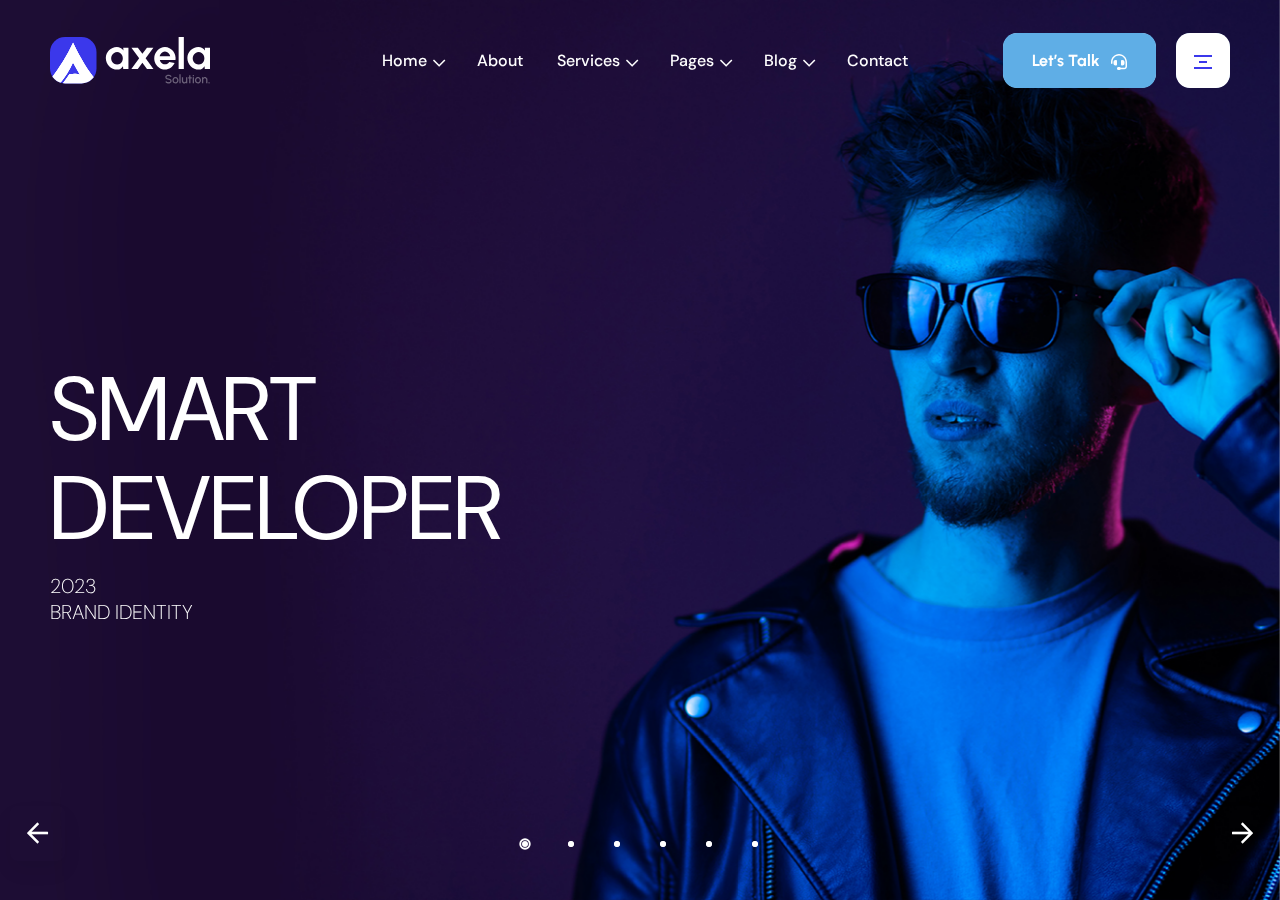
<file: index-six copy.html>
<!DOCTYPE html>
<html lang="en">

<head>
    <meta charset="UTF-8">
    <meta http-equiv="X-UA-Compatible" content="IE=edge">
    <meta name="viewport" content="width=device-width, initial-scale=1.0">
    <title>Axela Creative Agenacy & Portfolio HTML Template </title>
    <link rel="shortcut icon" type="image/x-icon" href="assets/images/fav.png">
    <link rel="stylesheet" href="assets/css/plugins/swiper.min.css">
    <link rel="stylesheet" href="assets/css/plugins/fontawesome-5.css">
    <link rel="stylesheet" href="assets/css/plugins/unicons.css">
    <link rel="stylesheet" href="assets/css/plugins/fancybox.min.css">
    <link rel="stylesheet" href="assets/css/plugins/metismenu.css">
    <link rel="stylesheet" href="assets/css/vendor/bootstrap.min.css">
    <link rel="stylesheet" href="assets/css/plugins/hover-revel.css">
    <link rel="stylesheet" href="assets/css/plugins/animate.min.css">
    <link rel="stylesheet" href="assets/css/style.css">
</head>

<body class="index-six">
    <!-- header style two -->
    <!-- header one -->
    <header class="header-one five header--sticky">
        <div class="container-full-screen">
            <div class="row align-items-center">
                <div class="col-lg-2 col-md-3 col-4">
                    <!-- logo area start -->
                    <a href="index.html" class="thumbnail">
                        <img class="normal" src="assets/images/logo/logo-2.svg" alt="axela-logo">
                        <img class="stickys" src="assets/images/logo/logo-1.png" alt="axela-logo">
                    </a>
                    <!-- logo area end -->
                </div>
                <div class="col-lg-7 d-none d-xl-block">
                    <div class="main-header">
                        <nav class="main-nav">
                            <ul class="mainmenu">
                                <li class="has-droupdown">
                                    <a href="#">Home</a>
                                    <ul class="submenu home-mega">
                                        <li class="m-1">
                                            <ul class="multiple">
                                                <li><a class="multi" href="index.html">Creative Agency</a></li>
                                                <li><a class="multi" href="index-two.html">Corporate Agency</a></li>
                                                <li><a class="multi" href="index-three.html">StartUp Agency</a></li>
                                                <li><a class="multi" href="index-four.html">Digital Agency</a></li>
                                                <li><a class="multi" href="index-five.html">Portfolio Agency</a></li>
                                                <li><a class="multi" href="index-six.html">Full Screen Slider</a></li>
                                            </ul>
                                        </li>
                                        <li class="m-1">
                                            <ul class="single">
                                                <li><a class="multi" href="one-page-one.html">Creative OnePage</a></li>
                                                <li><a class="multi" href="one-page-two.html">Corporate OnePage</a></li>
                                                <li><a class="multi" href="one-page-three.html">StartUp OnePage</a></li>
                                                <li><a class="multi" href="one-page-four.html">Digital OnePage</a></li>
                                                <li><a class="multi" href="one-page-five.html">Portfolio OnePage</a></li>
                                            </ul>
                                        </li>
                                    </ul>
                                </li>
                                <li>
                                    <a href="about.html">About</a>
                                </li>
                                <li class="has-droupdown">
                                    <a href="#">Services</a>
                                    <ul class="submenu">
                                        <li><a class="single" href="service.html">Our Services</a></li>
                                        <li><a class="single" href="service-details.html">Service Details</a></li>
                                    </ul>
                                </li>
                                <li class="has-droupdown">
                                    <a href="#">Pages</a>
                                    <ul class="submenu home-mega home-mega2">
                                        <li class="m-1">
                                            <ul class="multiple">
                                                <li><a class="multi" href="appoinment.html">Appoinment</a></li>
                                                <li><a class="multi" href="about.html">About Us</a></li>
                                                <li><a class="multi" href="price-plan.html">Price Plans</a></li>
                                                <li><a class="multi" href="faq.html">FAQ Page</a></li>
                                                <li><a class="multi" href="testimonial.html">Testimonial</a></li>
                                                <li><a class="multi" href="404.html">404 Page</a></li>
                                            </ul>
                                        </li>
                                        <li class="m-1">
                                            <ul class="multiple">
                                                <li><a class="multi" href="portfolio.html">Portfolio Style 1</a></li>
                                                <li><a class="multi" href="portfolio-style-2.html">Portfolio Style 2</a></li>
                                                <li><a class="multi" href="portfolio-style-3.html">Portfolio Style 3</a></li>
                                                <li><a class="multi" href="portfolio-style-4.html">Portfolio Style 4</a></li>
                                                <li><a class="multi" href="portfolio-style-5.html">Portfolio Style 5</a></li>
                                                <li><a class="multi" href="project-details.html">Portfolio Details</a></li>
                                            </ul>
                                        </li>
                                        <li class="m-1">
                                            <ul class="multiple last">
                                                <li><a class="multi" href="team.html">Team Style 1</a></li>
                                                <li><a class="multi" href="team-style-2.html">Team Style 2</a></li>
                                                <li><a class="multi" href="team-style-3.html">Team Style 3</a></li>
                                                <li><a class="multi" href="team-style-4.html">Team Style 4</a></li>
                                                <li><a class="multi" href="team-style-5.html">Team Style 5</a></li>
                                                <li><a class="multi" href="team-details.html">Team Details</a></li>
                                            </ul>
                                        </li>
                                    </ul>
                                </li>
                                <li class="has-droupdown">
                                    <a href="#">Blog</a>
                                    <ul class="submenu">
                                        <li><a class="single" href="blog-list.html">Blog List</a></li>
                                        <li><a class="single" href="blog-grid.html">Blog Grid</a></li>
                                        <li><a class="single" href="blog-details.html">Blog Details</a></li>
                                    </ul>
                                </li>
                                <li>
                                    <a href="contactus.html">Contact</a>
                                </li>
                            </ul>
                        </nav>
                    </div>
                </div>
                <div class="col-xl-3 col-lg-10 col-md-9 col-8">
                    <div class="header-right">
                        <a href="#" class="rts-btn btn-secondary call-btn">Let’s Talk
                            <svg xmlns="http://www.w3.org/2000/svg" width="16" height="16" viewBox="0 0 16 16" fill="none">
                                <path d="M5.96875 7C5.96875 6.46875 5.5 6 4.96875 6H4.5C3.375 6 2.5 6.90625 2.5 8.03125V9.5C2.5 10.625 3.375 11.5 4.5 11.5H5C5.53125 11.5 6 11.0625 6 10.5L5.96875 7ZM8 0C3.5 0 0.125 3.75 0 8V9.25C0 9.6875 0.3125 10 0.71875 10C1.09375 10 1.5 9.6875 1.5 9.25V8C1.5 4.4375 4.40625 1.53125 8 1.53125C11.5625 1.53125 14.5 4.4375 14.5 8V12.5C14.5 13.2188 13.9375 13.75 13.25 13.75H9.78125C9.53125 13.3125 9.03125 13 8.5 13H7.53125C6.8125 13 6.15625 13.5 6 14.2188C5.84375 15.1875 6.5625 16 7.46875 16H8.5C9.03125 16 9.53125 15.7188 9.78125 15.25H13.25C14.75 15.25 16 14.0312 16 12.5V8C15.8438 3.75 12.4688 0 8 0ZM11.5 11.5C12.5938 11.5 13.5 10.625 13.5 9.5V8.03125C13.5 6.90625 12.5938 6 11.5 6H11C10.4375 6 10 6.46875 10 7.03125V10.5C10 11.0625 10.4375 11.5 11 11.5H11.5Z" fill="#3B38EB" />
                            </svg>
                        </a>
                        <a id="menu-btn" href="#" class="rts-btn btn-secondary menu-btn" onclick="event.preventDefault();">
                            <svg xmlns="http://www.w3.org/2000/svg" width="18" height="14" viewBox="0 0 18 14" fill="none">
                                <rect y="12" width="18" height="2" fill="#3B38EB" />
                                <rect x="5" y="6" width="8" height="2" fill="#3B38EB" />
                                <rect width="18" height="2" fill="#3B38EB" />
                            </svg>
                        </a>
                    </div>
                </div>
            </div>
        </div>
    </header>
    <!-- header one End -->
    <!-- header style two End -->
    <!-- start Mobile Menu -->
    <div id="side-bar" class="side-bar">
        <button class="close-icon-menu"><i class="far fa-times"></i></button>
        <!-- inner menu area desktop start -->
        <div class="rts-sidebar-menu-desktop">
            <a class="logo-1" href="index.html"><img class="logo" src="assets/images/logo/logo-1.png" alt="axela_logo"></a>
            <a class="logo-2" href="index.html"><img class="normal logo" src="assets/images/logo/logo-2.svg" alt="axela-logo"></a>
            <div class="body d-none d-xl-block">

                <p class="disc">
                    We must explain to you how all seds this mistakens idea and pleasures and account.
                </p>
                <div class="social-wrapper-two">
                    <ul class="social-area">
                        <li data-sal-delay="150" data-sal="slide-up" data-sal-duration="800" class="sal-animate"><a href="#"><i class="fab fa-facebook-f"></i></a></li>
                        <li data-sal-delay="250" data-sal="slide-up" data-sal-duration="800" class="sal-animate"><a href="#"><i class="fab fa-twitter"></i></a></li>
                        <li data-sal-delay="350" data-sal="slide-up" data-sal-duration="800" class="sal-animate"><a href="#"><i class="fab fa-linkedin-in"></i></a></li>
                        <li data-sal-delay="450" data-sal="slide-up" data-sal-duration="800" class="sal-animate"><a href="#"><i class="fab fa-skype"></i></a></li>
                    </ul>
                </div>
                <div class="get-in-touch mt--50">
                    <!-- title -->
                    <div class="h6 title">Get In Touch</div>
                    <!-- title End -->
                    <div class="wrapper">
                        <!-- single -->
                        <div class="single">
                            <i class="fas fa-phone-alt"></i>
                            <a href="#">+8801234566789</a>
                        </div>
                        <!-- single ENd -->
                        <!-- single -->
                        <div class="single">
                            <i class="fas fa-envelope"></i>
                            <a href="#">example@gmail.com</a>
                        </div>
                        <!-- single ENd -->
                        <!-- single -->
                        <div class="single">
                            <i class="fas fa-globe"></i>
                            <a href="#">www.webexample.com</a>
                        </div>
                        <!-- single ENd -->
                        <!-- single -->
                        <div class="single">
                            <i class="fas fa-map-marker-alt"></i>
                            <a href="#">13/A, New Pro State, NYC</a>
                        </div>
                        <!-- single ENd -->
                    </div>
                </div>
            </div>
            <div class="body-mobile d-block d-xl-none">
                <nav class="nav-main mainmenu-nav mt--30">
                    <ul class="mainmenu" id="mobile-menu-active">
                        <li class="has-droupdown">
                            <a href="#">Home</a>
                            <ul class="submenu">
                                <a href="#" class="tag">Multipages</a>
                                <li><a class="mobile-menu-link" href="index.html">Creative Agency</a></li>
                                <li><a class="mobile-menu-link" href="index-two.html">Corporate Agency</a></li>
                                <li><a class="mobile-menu-link" href="index-three.html">StartUp Agency</a></li>
                                <li><a class="mobile-menu-link" href="index-four.html">Digital Agency</a></li>
                                <li><a class="mobile-menu-link" href="index-five.html">Portfolio Agency</a></li>
                                <li><a class="mobile-menu-link" href="index-six.html">Full Screen Slider</a></li>
                            </ul>
                            <ul class="submenu">
                                <a href="#" class="tag">Multipages</a>
                                <li><a class="mobile-menu-link" href="one-page-one.html">Creative OnePage</a></li>
                                <li><a href="one-page-two.html">Corporate OnePage</a></li>
                                <li><a class="mobile-menu-link" href="one-page-three.html">StartUp OnePage</a></li>
                                <li><a class="mobile-menu-link" href="one-page-four.html">Digital OnePage</a></li>
                                <li><a class="mobile-menu-link" href="one-page-five.html">Portfolio OnePage</a></li>
                            </ul>
                        </li>
                        <li><a href="about.html">About Us</a></li>
                        <li class="has-droupdown">
                            <a href="#">Services</a>
                            <ul class="submenu">
                                <li><a class="mobile-menu-link" href="service.html">Our Services</a></li>
                                <li><a class="mobile-menu-link" href="service-details.html">Service Details</a></li>
                            </ul>
                        </li>
                        <li class="has-droupdown">
                            <a href="#">Pages</a>
                            <ul class="submenu">
                                <li><a class="mobile-menu-link" href="service.html">Services</a></li>
                                <li><a class="mobile-menu-link" href="service-details.html">Service Details</a></li>
                                <li><a class="mobile-menu-link" href="team.html">Team</a></li>
                                <li><a class="mobile-menu-link" href="team-details.html">Team Details</a></li>
                                <li><a class="mobile-menu-link" href="faq.html">FAQ Page</a></li>
                                <li><a class="mobile-menu-link" href="price-plan.html">Price Plan</a></li>
                                <li><a class="mobile-menu-link" href="404.html">404 Page</a></li>
                                <li><a class="mobile-menu-link" href="portfolio.html">Portfolio Style 1</a></li>
                                <li><a class="mobile-menu-link" href="portfolio-style-2.html">Portfolio Style 2</a></li>
                                <li><a class="mobile-menu-link" href="portfolio-style-3.html">Portfolio Style 3</a></li>
                                <li><a class="mobile-menu-link" href="portfolio-style-4.html">Portfolio Style 4</a></li>
                                <li><a class="mobile-menu-link" href="portfolio-style-5.html">Portfolio Style 5</a></li>
                                <li><a class="mobile-menu-link" href="project-details.html">Portfolio Details</a></li>
                                <li><a class="mobile-menu-link" href="team.html">Team Style 1</a></li>
                                <li><a class="mobile-menu-link" href="team-style-2.html">Team Style 2</a></li>
                                <li><a class="mobile-menu-link" href="team-style-3.html">Team Style 3</a></li>
                                <li><a class="mobile-menu-link" href="team-style-4.html">Team Style 4</a></li>
                                <li><a class="mobile-menu-link" href="team-style-5.html">Team Style 5</a></li>
                                <li><a class="mobile-menu-link" href="team-details.html">Team Details</a></li>
                            </ul>
                        </li>
                        <li class="has-droupdown">
                            <a href="#">Blog</a>
                            <ul class="submenu">
                                <li><a class="mobile-menu-link" href="blog-list.html">Blog List</a></li>
                                <li><a class="mobile-menu-link" href="blog-grid.html">Blog Grid</a></li>
                                <li><a class="mobile-menu-link" href="blog-details.html">Blog Details</a></li>
                            </ul>
                        </li>
                        <li>
                            <a href="contactus.html">Contact Us</a>
                        </li>
                    </ul>
                </nav>
                <div class="social-wrapper-two mt--50">
                    <ul class="social-area">
                        <li data-sal-delay="150" data-sal="slide-up" data-sal-duration="800" class="sal-animate"><a href="#"><i class="fab fa-facebook-f"></i></a></li>
                        <li data-sal-delay="250" data-sal="slide-up" data-sal-duration="800" class="sal-animate"><a href="#"><i class="fab fa-twitter"></i></a></li>
                        <li data-sal-delay="350" data-sal="slide-up" data-sal-duration="800" class="sal-animate"><a href="#"><i class="fab fa-linkedin-in"></i></a></li>
                        <li data-sal-delay="450" data-sal="slide-up" data-sal-duration="800" class="sal-animate"><a href="#"><i class="fab fa-skype"></i></a></li>
                    </ul>
                </div>
                <!-- <a href="#" class="rts-btn btn-primary ml--20 ml_sm--5 header-one-btn quote-btnmenu">Get Quote</a> -->
            </div>
        </div>
        <!-- inner menu area desktop End -->
    </div>

    <div id="anywhere-home"></div>
    <!-- end Mobile Menue -->

    <div class="banner-horizental">
        <div class="swiper swiper-container-h">
            <div class="swiper-wrapper">
                <div class="swiper-slide">
                    <div class="slider-inner" data-swiper-parallax="100">
                        <img src="assets/images/banner/bg-full/01.jpg" alt="full_screen-image">
                        <div class="swiper-content" data-swiper-parallax="2000">
                            <div class="title-area">
                                <!-- title-area -->
                                <a href="#" class="title">
                                    Smart <br>
                  Developer
                                </a>
                                <!-- title area -->
                            </div>
                            <p class="disc">
                                2023 <br> BRAND IDENTITY
                            </p>
                        </div>
                    </div>
                </div>

                <div class="swiper-slide">
                    <div class="slider-inner" data-swiper-parallax="100">
                        <img src="assets/images/banner/bg-full/04.jpg" alt="full_screen-image">
                        <div class="swiper-content" data-swiper-parallax="2000">
                            <div class="title-area">
                                <!-- title-area -->
                                <a href="#" class="title">
                                    Madrid <br>
                  Royal Theatre
                                </a>
                                <!-- title area -->
                            </div>
                            <p class="disc">
                                2023 <br> BRAND IDENTITY
                            </p>
                        </div>
                    </div>

                </div>

                <div class="swiper-slide">
                    <div class="slider-inner" data-swiper-parallax="100">
                        <img src="assets/images/banner/bg-full/02.jpg" alt="full_screen-image">
                        <div class="swiper-content" data-swiper-parallax="2000">
                            <div class="title-area">
                                <!-- title-area -->
                                <a href="#" class="title">
                                    Font <br>
                  Designer
                                </a>
                                <!-- title area -->
                            </div>
                            <p class="disc">
                                2023 <br> BRAND IDENTITY
                            </p>
                        </div>
                    </div>

                </div>

                <div class="swiper-slide">
                    <div class="slider-inner" data-swiper-parallax="100">
                        <img src="assets/images/banner/bg-full/03.jpg" alt="full_screen-image">
                        <div class="swiper-content" data-swiper-parallax="2000">
                            <div class="title-area">
                                <!-- title-area -->
                                <a href="#" class="title">
                                    Smooth <br>
                  New Motion
                                </a>
                                <!-- title area -->
                            </div>
                            <p class="disc">
                                2023 <br> BRAND IDENTITY
                            </p>
                        </div>
                    </div>
                </div>
                <div class="swiper-slide">
                    <div class="slider-inner" data-swiper-parallax="100">
                        <img src="assets/images/banner/bg-full/05.jpg" alt="full_screen-image">
                        <div class="swiper-content" data-swiper-parallax="2000">
                            <div class="title-area">
                                <!-- title-area -->
                                <a href="#" class="title">
                                    Pro <br>
                  Photographer
                                </a>
                                <!-- title area -->
                            </div>
                            <p class="disc">
                                2023 <br> BRAND IDENTITY
                            </p>
                        </div>
                    </div>

                </div>

                <div class="swiper-slide">

                    <div class="slider-inner" data-swiper-parallax="100">
                        <img src="assets/images/banner/bg-full/06.jpg" alt="full_screen-image">
                        <div class="swiper-content" data-swiper-parallax="2000">
                            <div class="title-area">
                                <!-- title-area -->
                                <a href="#" class="title">
                                    Stylish <br>
                  Photo Sation
                                </a>
                                <!-- title area -->
                            </div>
                            <p class="disc">
                                2023 <br> BRAND IDENTITY
                            </p>
                        </div>
                    </div>

                </div>

            </div>
            <div class="swiper-button-wrapper">
                <div class="swiper-button-next" tabindex="0" role="button" aria-label="Next slide">
                </div>
                <div class="swiper-pagination"></div>
                <div class="swiper-button-prev" tabindex="0" role="button" aria-label="Previous slide">
                </div>
            </div>
        </div>
    </div>
    <!-- rts banner area end -->

    <div class="modal-sidebar-scroll rts-dark-light">
        <ul>
            <li><span>Dark</span><i class="rts-go-dark fal fa-moon"></i></li>
            <li><span>Light</span><i class="rts-go-light far fa-sun"></i></li>
        </ul>
    </div>


    <div class="loader-wrapper">
        <div class="loader">
        </div>
        <div class="loader-section section-left"></div>
        <div class="loader-section section-right"></div>
    </div>


    <div class="progress-wrap">
        <svg class="progress-circle svg-content" width="100%" height="100%" viewBox="-1 -1 102 102">
            <path d="M50,1 a49,49 0 0,1 0,98 a49,49 0 0,1 0,-98" style="transition: stroke-dashoffset 10ms linear 0s; stroke-dasharray: 307.919, 307.919; stroke-dashoffset: 307.919;"></path>
        </svg>
    </div>


    <!-- scripts start form hear -->
    <script src="assets/js/vendor/jquery.min.js"></script>
    <script src="assets/js/vendor/jqueryui.js"></script>
    <script src="assets/js/vendor/waypoint.js"></script>
    <script src="assets/js/plugins/swiper.js"></script>
    <script src="assets/js/plugins/counterup.js"></script>
    <script src="assets/js/plugins/sal.min.js"></script>
    <script src="assets/js/plugins/fancybox.js"></script>
    <script src="assets/js/plugins/metismenu.js"></script>
    <script src="assets/js/plugins/marquery.js"></script>
    <script src="assets/js/vendor/bootstrap.min.js"></script>
    <script src="assets/js/vendor/waw.js"></script>


    <script src="assets/js/plugins/hover-revel.js"></script>
    <script src="assets/js/plugins/twinmax.js"></script>


    <script src="assets/js/plugins/contact.form.js"></script>


    <!-- main Js -->
    <script src="assets/js/main.js"></script>
    <!-- scripts end form hear -->
</body>

</html>
</file>
<file: assets/css/plugins/unicons.css>
@font-face {
    font-family: 'unicons';
    src: url('https://s3-us-west-2.amazonaws.com/s.cdpn.io/1462889/unicons.eot');
    src: url('https://s3-us-west-2.amazonaws.com/s.cdpn.io/1462889/unicons.eot') format('embedded-opentype'),
         url('https://s3-us-west-2.amazonaws.com/s.cdpn.io/1462889/unicons.woff2') format('woff2'),
         url('https://s3-us-west-2.amazonaws.com/s.cdpn.io/1462889/unicons.woff') format('woff'),
         url('https://s3-us-west-2.amazonaws.com/s.cdpn.io/1462889/unicons.ttf') format('truetype'),
         url('https://s3-us-west-2.amazonaws.com/s.cdpn.io/1462889/unicons.svg') format('svg');
    font-weight: normal;
    font-style: normal;
  }
  /* Chrome hack: SVG is rendered more smooth in Windozze. 100% magic, uncomment if you need it. */
  /* Note, that will break hinting! In other OS-es font will be not as sharp as it could be */
  /*
  @media screen and (-webkit-min-device-pixel-ratio:0) {
    @font-face {
      font-family: 'unicons';
      src: url('../font/unicons.svg?50911815#unicons') format('svg');
    }
  }
  */
   
   [class^="uil-"]:before, [class*=" uil-"]:before {
    font-family: "unicons";
    font-style: normal;
    font-weight: normal;
    speak: none;
   
    display: inline-block;
    text-decoration: inherit;
    text-align: center;
    /* opacity: .8; */
   
    /* For safety - reset parent styles, that can break glyph codes*/
    font-variant: normal;
    text-transform: none;
   
    /* fix buttons height, for twitter bootstrap */
    line-height: 1em;
   
    /* you can be more comfortable with increased icons size */
    /* font-size: 120%; */
   
    /* Font smoothing. That was taken from TWBS */
    -webkit-font-smoothing: antialiased;
    -moz-osx-font-smoothing: grayscale;
   
    /* Uncomment for 3D effect */
    /* text-shadow: 1px 1px 1px rgba(127, 127, 127, 0.3); */
  }
   
  .uil-0-plus:before { content: '\e800'; } /* 'î €' */
  .uil-10-plus:before { content: '\e801'; } /* 'î ' */
  .uil-12-plus:before { content: '\e802'; } /* 'î ‚' */
  .uil-13-plus:before { content: '\e803'; } /* 'î ƒ' */
  .uil-16-plus:before { content: '\e804'; } /* 'î „' */
  .uil-17-plus:before { content: '\e805'; } /* 'î …' */
  .uil-18-plus:before { content: '\e806'; } /* 'î †' */
  .uil-21-plus:before { content: '\e807'; } /* 'î ‡' */
  .uil-3-plus:before { content: '\e808'; } /* 'î ˆ' */
  .uil-500px:before { content: '\e809'; } /* 'î ‰' */
  .uil-6-plus:before { content: '\e80a'; } /* 'î Š' */
  .uil-abacus:before { content: '\e80b'; } /* 'î ‹' */
  .uil-accessible-icon-alt:before { content: '\e80c'; } /* 'î Œ' */
  .uil-adjust-alt:before { content: '\e80d'; } /* 'î ' */
  .uil-adjust-circle:before { content: '\e80e'; } /* 'î Ž' */
  .uil-adjust-half:before { content: '\e80f'; } /* 'î ' */
  .uil-adjust:before { content: '\e810'; } /* 'î ' */
  .uil-adobe:before { content: '\e811'; } /* 'î ‘' */
  .uil-airplay:before { content: '\e812'; } /* 'î ’' */
  .uil-align-alt:before { content: '\e813'; } /* 'î “' */
  .uil-align-center-alt:before { content: '\e814'; } /* 'î ”' */
  .uil-align-center-h:before { content: '\e815'; } /* 'î •' */
  .uil-align-center-justify:before { content: '\e816'; } /* 'î –' */
  .uil-align-center-v:before { content: '\e817'; } /* 'î —' */
  .uil-align-center:before { content: '\e818'; } /* 'î ˜' */
  .uil-align-justify:before { content: '\e819'; } /* 'î ™' */
  .uil-align-left-justify:before { content: '\e81a'; } /* 'î š' */
  .uil-align-left:before { content: '\e81b'; } /* 'î ›' */
  .uil-align-letter-right:before { content: '\e81c'; } /* 'î œ' */
  .uil-align-right-justify:before { content: '\e81d'; } /* 'î ' */
  .uil-align-right:before { content: '\e81e'; } /* 'î ž' */
  .uil-align:before { content: '\e81f'; } /* 'î Ÿ' */
  .uil-ambulance:before { content: '\e820'; } /* 'î  ' */
  .uil-analysis:before { content: '\e821'; } /* 'î ¡' */
  .uil-analytics:before { content: '\e822'; } /* 'î ¢' */
  .uil-anchor:before { content: '\e823'; } /* 'î £' */
  .uil-android-phone-slash:before { content: '\e824'; } /* 'î ¤' */
  .uil-angle-double-down:before { content: '\e825'; } /* 'î ¥' */
  .uil-angle-double-left:before { content: '\e826'; } /* 'î ¦' */
  .uil-angle-double-right:before { content: '\e827'; } /* 'î §' */
  .uil-angle-double-up:before { content: '\e828'; } /* 'î ¨' */
  .uil-angle-down:before { content: '\e829'; } /* 'î ©' */
  .uil-angle-left:before { content: '\e82a'; } /* 'î ª' */
  .uil-angle-right-b:before { content: '\e82b'; } /* 'î «' */
  .uil-angle-right:before { content: '\e82c'; } /* 'î ¬' */
  .uil-angle-up:before { content: '\e82d'; } /* 'î ­' */
  .uil-angry:before { content: '\e82e'; } /* 'î ®' */
  .uil-ankh:before { content: '\e82f'; } /* 'î ¯' */
  .uil-annoyed-alt:before { content: '\e830'; } /* 'î °' */
  .uil-annoyed:before { content: '\e831'; } /* 'î ±' */
  .uil-apple:before { content: '\e832'; } /* 'î ²' */
  .uil-apps:before { content: '\e833'; } /* 'î ³' */
  .uil-archive-alt:before { content: '\e834'; } /* 'î ´' */
  .uil-archive:before { content: '\e835'; } /* 'î µ' */
  .uil-archway:before { content: '\e836'; } /* 'î ¶' */
  .uil-arrow-break:before { content: '\e837'; } /* 'î ·' */
  .uil-arrow-circle-down:before { content: '\e838'; } /* 'î ¸' */
  .uil-arrow-circle-left:before { content: '\e839'; } /* 'î ¹' */
  .uil-arrow-circle-right:before { content: '\e83a'; } /* 'î º' */
  .uil-arrow-circle-up:before { content: '\e83b'; } /* 'î »' */
  .uil-arrow-compress-h:before { content: '\e83c'; } /* 'î ¼' */
  .uil-arrow-down-left:before { content: '\e83d'; } /* 'î ½' */
  .uil-arrow-down-right:before { content: '\e83e'; } /* 'î ¾' */
  .uil-arrow-down:before { content: '\e83f'; } /* 'î ¿' */
  .uil-arrow-from-right:before { content: '\e840'; } /* 'î¡€' */
  .uil-arrow-from-top:before { content: '\e841'; } /* 'î¡' */
  .uil-arrow-growth:before { content: '\e842'; } /* 'î¡‚' */
  .uil-arrow-left:before { content: '\e843'; } /* 'î¡ƒ' */
  .uil-arrow-random:before { content: '\e844'; } /* 'î¡„' */
  .uil-arrow-resize-diagonal:before { content: '\e845'; } /* 'î¡…' */
  .uil-arrow-right:before { content: '\e846'; } /* 'î¡†' */
  .uil-arrow-to-bottom:before { content: '\e847'; } /* 'î¡‡' */
  .uil-arrow-to-right:before { content: '\e848'; } /* 'î¡ˆ' */
  .uil-arrow-up-left:before { content: '\e849'; } /* 'î¡‰' */
  .uil-arrow-up-right:before { content: '\e84a'; } /* 'î¡Š' */
  .uil-arrow-up:before { content: '\e84b'; } /* 'î¡‹' */
  .uil-arrows-h-alt:before { content: '\e84c'; } /* 'î¡Œ' */
  .uil-arrows-h:before { content: '\e84d'; } /* 'î¡' */
  .uil-arrows-left-down:before { content: '\e84e'; } /* 'î¡Ž' */
  .uil-arrows-maximize:before { content: '\e84f'; } /* 'î¡' */
  .uil-arrows-merge:before { content: '\e850'; } /* 'î¡' */
  .uil-arrows-resize-h:before { content: '\e851'; } /* 'î¡‘' */
  .uil-arrows-resize-v:before { content: '\e852'; } /* 'î¡’' */
  .uil-arrows-resize:before { content: '\e853'; } /* 'î¡“' */
  .uil-arrows-right-down:before { content: '\e854'; } /* 'î¡”' */
  .uil-arrows-shrink-h:before { content: '\e855'; } /* 'î¡•' */
  .uil-arrows-shrink-v:before { content: '\e856'; } /* 'î¡–' */
  .uil-arrows-up-right:before { content: '\e857'; } /* 'î¡—' */
  .uil-arrows-v-alt:before { content: '\e858'; } /* 'î¡˜' */
  .uil-arrows-v:before { content: '\e859'; } /* 'î¡™' */
  .uil-assistive-listening-systems:before { content: '\e85a'; } /* 'î¡š' */
  .uil-at:before { content: '\e85b'; } /* 'î¡›' */
  .uil-atm-card:before { content: '\e85c'; } /* 'î¡œ' */
  .uil-atom:before { content: '\e85d'; } /* 'î¡' */
  .uil-auto-flash:before { content: '\e85e'; } /* 'î¡ž' */
  .uil-award-alt:before { content: '\e85f'; } /* 'î¡Ÿ' */
  .uil-award:before { content: '\e860'; } /* 'î¡ ' */
  .uil-baby-carriage:before { content: '\e861'; } /* 'î¡¡' */
  .uil-backpack:before { content: '\e862'; } /* 'î¡¢' */
  .uil-backspace:before { content: '\e863'; } /* 'î¡£' */
  .uil-backward:before { content: '\e864'; } /* 'î¡¤' */
  .uil-bag-alt:before { content: '\e865'; } /* 'î¡¥' */
  .uil-bag-slash:before { content: '\e866'; } /* 'î¡¦' */
  .uil-bag:before { content: '\e867'; } /* 'î¡§' */
  .uil-ball:before { content: '\e868'; } /* 'î¡¨' */
  .uil-ban:before { content: '\e869'; } /* 'î¡©' */
  .uil-bars:before { content: '\e86a'; } /* 'î¡ª' */
  .uil-basketball-hoop:before { content: '\e86b'; } /* 'î¡«' */
  .uil-basketball:before { content: '\e86c'; } /* 'î¡¬' */
  .uil-battery-bolt:before { content: '\e86d'; } /* 'î¡­' */
  .uil-battery-empty:before { content: '\e86e'; } /* 'î¡®' */
  .uil-bed-double:before { content: '\e86f'; } /* 'î¡¯' */
  .uil-bed:before { content: '\e870'; } /* 'î¡°' */
  .uil-behance:before { content: '\e871'; } /* 'î¡±' */
  .uil-bell-school:before { content: '\e872'; } /* 'î¡²' */
  .uil-bell-slash:before { content: '\e873'; } /* 'î¡³' */
  .uil-bell:before { content: '\e874'; } /* 'î¡´' */
  .uil-bill:before { content: '\e875'; } /* 'î¡µ' */
  .uil-bitcoin-circle:before { content: '\e876'; } /* 'î¡¶' */
  .uil-bitcoin:before { content: '\e877'; } /* 'î¡·' */
  .uil-black-berry:before { content: '\e878'; } /* 'î¡¸' */
  .uil-bluetooth-b:before { content: '\e879'; } /* 'î¡¹' */
  .uil-bold:before { content: '\e87a'; } /* 'î¡º' */
  .uil-bolt-alt:before { content: '\e87b'; } /* 'î¡»' */
  .uil-bolt-slash:before { content: '\e87c'; } /* 'î¡¼' */
  .uil-bolt:before { content: '\e87d'; } /* 'î¡½' */
  .uil-book-alt:before { content: '\e87e'; } /* 'î¡¾' */
  .uil-book-medical:before { content: '\e87f'; } /* 'î¡¿' */
  .uil-book-open:before { content: '\e880'; } /* 'î¢€' */
  .uil-book-reader:before { content: '\e881'; } /* 'î¢' */
  .uil-book:before { content: '\e882'; } /* 'î¢‚' */
  .uil-bookmark-full:before { content: '\e883'; } /* 'î¢ƒ' */
  .uil-bookmark:before { content: '\e884'; } /* 'î¢„' */
  .uil-books:before { content: '\e885'; } /* 'î¢…' */
  .uil-boombox:before { content: '\e886'; } /* 'î¢†' */
  .uil-border-alt:before { content: '\e887'; } /* 'î¢‡' */
  .uil-border-bottom:before { content: '\e888'; } /* 'î¢ˆ' */
  .uil-border-clear:before { content: '\e889'; } /* 'î¢‰' */
  .uil-border-horizontal:before { content: '\e88a'; } /* 'î¢Š' */
  .uil-border-inner:before { content: '\e88b'; } /* 'î¢‹' */
  .uil-border-left:before { content: '\e88c'; } /* 'î¢Œ' */
  .uil-border-out:before { content: '\e88d'; } /* 'î¢' */
  .uil-border-right:before { content: '\e88e'; } /* 'î¢Ž' */
  .uil-border-top:before { content: '\e88f'; } /* 'î¢' */
  .uil-border-vertical:before { content: '\e890'; } /* 'î¢' */
  .uil-box:before { content: '\e891'; } /* 'î¢‘' */
  .uil-briefcase-alt:before { content: '\e892'; } /* 'î¢’' */
  .uil-briefcase:before { content: '\e893'; } /* 'î¢“' */
  .uil-bright:before { content: '\e894'; } /* 'î¢”' */
  .uil-brightness-empty:before { content: '\e895'; } /* 'î¢•' */
  .uil-brightness-half:before { content: '\e896'; } /* 'î¢–' */
  .uil-brightness-low:before { content: '\e897'; } /* 'î¢—' */
  .uil-brightness-minus:before { content: '\e898'; } /* 'î¢˜' */
  .uil-brightness-plus:before { content: '\e899'; } /* 'î¢™' */
  .uil-brightness:before { content: '\e89a'; } /* 'î¢š' */
  .uil-bring-bottom:before { content: '\e89b'; } /* 'î¢›' */
  .uil-bring-front:before { content: '\e89c'; } /* 'î¢œ' */
  .uil-brush-alt:before { content: '\e89d'; } /* 'î¢' */
  .uil-bug:before { content: '\e89e'; } /* 'î¢ž' */
  .uil-building:before { content: '\e89f'; } /* 'î¢Ÿ' */
  .uil-bullseye:before { content: '\e8a0'; } /* 'î¢ ' */
  .uil-bus-alt:before { content: '\e8a1'; } /* 'î¢¡' */
  .uil-bus-school:before { content: '\e8a2'; } /* 'î¢¢' */
  .uil-bus:before { content: '\e8a3'; } /* 'î¢£' */
  .uil-calcualtor:before { content: '\e8a4'; } /* 'î¢¤' */
  .uil-calculator-alt:before { content: '\e8a5'; } /* 'î¢¥' */
  .uil-calendar-alt:before { content: '\e8a6'; } /* 'î¢¦' */
  .uil-calendar-slash:before { content: '\e8a7'; } /* 'î¢§' */
  .uil-calender:before { content: '\e8a8'; } /* 'î¢¨' */
  .uil-calling:before { content: '\e8a9'; } /* 'î¢©' */
  .uil-camera-change:before { content: '\e8aa'; } /* 'î¢ª' */
  .uil-camera-plus:before { content: '\e8ab'; } /* 'î¢«' */
  .uil-camera-slash:before { content: '\e8ac'; } /* 'î¢¬' */
  .uil-camera:before { content: '\e8ad'; } /* 'î¢­' */
  .uil-cancel:before { content: '\e8ae'; } /* 'î¢®' */
  .uil-capsule:before { content: '\e8af'; } /* 'î¢¯' */
  .uil-capture:before { content: '\e8b0'; } /* 'î¢°' */
  .uil-car-sideview:before { content: '\e8b1'; } /* 'î¢±' */
  .uil-car-slash:before { content: '\e8b2'; } /* 'î¢²' */
  .uil-car-wash:before { content: '\e8b3'; } /* 'î¢³' */
  .uil-car:before { content: '\e8b4'; } /* 'î¢´' */
  .uil-card-atm:before { content: '\e8b5'; } /* 'î¢µ' */
  .uil-caret-right:before { content: '\e8b6'; } /* 'î¢¶' */
  .uil-cart:before { content: '\e8b7'; } /* 'î¢·' */
  .uil-cell:before { content: '\e8b8'; } /* 'î¢¸' */
  .uil-celsius:before { content: '\e8b9'; } /* 'î¢¹' */
  .uil-chart-bar-alt:before { content: '\e8ba'; } /* 'î¢º' */
  .uil-chart-bar:before { content: '\e8bb'; } /* 'î¢»' */
  .uil-chart-down:before { content: '\e8bc'; } /* 'î¢¼' */
  .uil-chart-growth-alt:before { content: '\e8bd'; } /* 'î¢½' */
  .uil-chart-growth:before { content: '\e8be'; } /* 'î¢¾' */
  .uil-chart-line:before { content: '\e8bf'; } /* 'î¢¿' */
  .uil-chart-pie-alt:before { content: '\e8c0'; } /* 'î£€' */
  .uil-chart-pie:before { content: '\e8c1'; } /* 'î£' */
  .uil-chart:before { content: '\e8c2'; } /* 'î£‚' */
  .uil-chat-bubble-user:before { content: '\e8c3'; } /* 'î£ƒ' */
  .uil-chat-info:before { content: '\e8c4'; } /* 'î£„' */
  .uil-chat:before { content: '\e8c5'; } /* 'î£…' */
  .uil-check-circle:before { content: '\e8c6'; } /* 'î£†' */
  .uil-check-square:before { content: '\e8c7'; } /* 'î£‡' */
  .uil-check:before { content: '\e8c8'; } /* 'î£ˆ' */
  .uil-circle-layer:before { content: '\e8c9'; } /* 'î£‰' */
  .uil-circle:before { content: '\e8ca'; } /* 'î£Š' */
  .uil-circuit:before { content: '\e8cb'; } /* 'î£‹' */
  .uil-clapper-board:before { content: '\e8cc'; } /* 'î£Œ' */
  .uil-clipboard-alt:before { content: '\e8cd'; } /* 'î£' */
  .uil-clipboard-blank:before { content: '\e8ce'; } /* 'î£Ž' */
  .uil-clipboard-notes:before { content: '\e8cf'; } /* 'î£' */
  .uil-clipboard:before { content: '\e8d0'; } /* 'î£' */
  .uil-clock-eight:before { content: '\e8d1'; } /* 'î£‘' */
  .uil-clock-five:before { content: '\e8d2'; } /* 'î£’' */
  .uil-clock-nine:before { content: '\e8d3'; } /* 'î£“' */
  .uil-clock-seven:before { content: '\e8d4'; } /* 'î£”' */
  .uil-clock-ten:before { content: '\e8d5'; } /* 'î£•' */
  .uil-clock-three:before { content: '\e8d6'; } /* 'î£–' */
  .uil-clock-two:before { content: '\e8d7'; } /* 'î£—' */
  .uil-clock:before { content: '\e8d8'; } /* 'î£˜' */
  .uil-closed-captioning:before { content: '\e8d9'; } /* 'î£™' */
  .uil-cloud-block:before { content: '\e8da'; } /* 'î£š' */
  .uil-cloud-bookmark:before { content: '\e8db'; } /* 'î£›' */
  .uil-cloud-check:before { content: '\e8dc'; } /* 'î£œ' */
  .uil-cloud-computing:before { content: '\e8dd'; } /* 'î£' */
  .uil-cloud-data-connection:before { content: '\e8de'; } /* 'î£ž' */
  .uil-cloud-database-tree:before { content: '\e8df'; } /* 'î£Ÿ' */
  .uil-cloud-download:before { content: '\e8e0'; } /* 'î£ ' */
  .uil-cloud-drizzle:before { content: '\e8e1'; } /* 'î£¡' */
  .uil-cloud-exclamation:before { content: '\e8e2'; } /* 'î£¢' */
  .uil-cloud-hail:before { content: '\e8e3'; } /* 'î££' */
  .uil-cloud-heart:before { content: '\e8e4'; } /* 'î£¤' */
  .uil-cloud-info:before { content: '\e8e5'; } /* 'î£¥' */
  .uil-cloud-lock:before { content: '\e8e6'; } /* 'î£¦' */
  .uil-cloud-meatball:before { content: '\e8e7'; } /* 'î£§' */
  .uil-cloud-moon-hail:before { content: '\e8e8'; } /* 'î£¨' */
  .uil-cloud-moon-meatball:before { content: '\e8e9'; } /* 'î£©' */
  .uil-cloud-moon-rain:before { content: '\e8ea'; } /* 'î£ª' */
  .uil-cloud-moon-showers:before { content: '\e8eb'; } /* 'î£«' */
  .uil-cloud-moon:before { content: '\e8ec'; } /* 'î£¬' */
  .uil-cloud-question:before { content: '\e8ed'; } /* 'î£­' */
  .uil-cloud-rain-sun:before { content: '\e8ee'; } /* 'î£®' */
  .uil-cloud-rain:before { content: '\e8ef'; } /* 'î£¯' */
  .uil-cloud-redo:before { content: '\e8f0'; } /* 'î£°' */
  .uil-cloud-set:before { content: '\e8f1'; } /* 'î£±' */
  .uil-cloud-share:before { content: '\e8f2'; } /* 'î£²' */
  .uil-cloud-shield:before { content: '\e8f3'; } /* 'î£³' */
  .uil-cloud-showers-alt:before { content: '\e8f4'; } /* 'î£´' */
  .uil-cloud-showers-heavy:before { content: '\e8f5'; } /* 'î£µ' */
  .uil-cloud-showers:before { content: '\e8f6'; } /* 'î£¶' */
  .uil-cloud-slash:before { content: '\e8f7'; } /* 'î£·' */
  .uil-cloud-sun-hail:before { content: '\e8f8'; } /* 'î£¸' */
  .uil-cloud-sun-meatball:before { content: '\e8f9'; } /* 'î£¹' */
  .uil-cloud-sun-rain-alt:before { content: '\e8fa'; } /* 'î£º' */
  .uil-cloud-sun-rain:before { content: '\e8fb'; } /* 'î£»' */
  .uil-cloud-sun-tear:before { content: '\e8fc'; } /* 'î£¼' */
  .uil-cloud-sun:before { content: '\e8fd'; } /* 'î£½' */
  .uil-cloud-times:before { content: '\e8fe'; } /* 'î£¾' */
  .uil-cloud-unlock:before { content: '\e8ff'; } /* 'î£¿' */
  .uil-cloud-upload:before { content: '\e900'; } /* 'î¤€' */
  .uil-cloud-wifi:before { content: '\e901'; } /* 'î¤' */
  .uil-cloud-wind:before { content: '\e902'; } /* 'î¤‚' */
  .uil-cloud:before { content: '\e903'; } /* 'î¤ƒ' */
  .uil-clouds:before { content: '\e904'; } /* 'î¤„' */
  .uil-club:before { content: '\e905'; } /* 'î¤…' */
  .uil-code:before { content: '\e906'; } /* 'î¤†' */
  .uil-coffee:before { content: '\e907'; } /* 'î¤‡' */
  .uil-cog:before { content: '\e908'; } /* 'î¤ˆ' */
  .uil-coins:before { content: '\e909'; } /* 'î¤‰' */
  .uil-columns:before { content: '\e90a'; } /* 'î¤Š' */
  .uil-comment-alt-block:before { content: '\e90b'; } /* 'î¤‹' */
  .uil-comment-alt-chart-lines:before { content: '\e90c'; } /* 'î¤Œ' */
  .uil-comment-alt-check:before { content: '\e90d'; } /* 'î¤' */
  .uil-comment-alt-dots:before { content: '\e90e'; } /* 'î¤Ž' */
  .uil-comment-alt-download:before { content: '\e90f'; } /* 'î¤' */
  .uil-comment-alt-edit:before { content: '\e910'; } /* 'î¤' */
  .uil-comment-alt-exclamation:before { content: '\e911'; } /* 'î¤‘' */
  .uil-comment-alt-heart:before { content: '\e912'; } /* 'î¤’' */
  .uil-comment-alt-image:before { content: '\e913'; } /* 'î¤“' */
  .uil-comment-alt-info:before { content: '\e914'; } /* 'î¤”' */
  .uil-comment-alt-lines:before { content: '\e915'; } /* 'î¤•' */
  .uil-comment-alt-lock:before { content: '\e916'; } /* 'î¤–' */
  .uil-comment-alt-medical:before { content: '\e917'; } /* 'î¤—' */
  .uil-comment-alt-message:before { content: '\e918'; } /* 'î¤˜' */
  .uil-comment-alt-notes:before { content: '\e919'; } /* 'î¤™' */
  .uil-comment-alt-plus:before { content: '\e91a'; } /* 'î¤š' */
  .uil-comment-alt-question:before { content: '\e91b'; } /* 'î¤›' */
  .uil-comment-alt-redo:before { content: '\e91c'; } /* 'î¤œ' */
  .uil-comment-alt-search:before { content: '\e91d'; } /* 'î¤' */
  .uil-comment-alt-share:before { content: '\e91e'; } /* 'î¤ž' */
  .uil-comment-alt-shield:before { content: '\e91f'; } /* 'î¤Ÿ' */
  .uil-comment-alt-slash:before { content: '\e920'; } /* 'î¤ ' */
  .uil-comment-alt-upload:before { content: '\e921'; } /* 'î¤¡' */
  .uil-comment-alt-verify:before { content: '\e922'; } /* 'î¤¢' */
  .uil-comment-alt:before { content: '\e923'; } /* 'î¤£' */
  .uil-comment-block:before { content: '\e924'; } /* 'î¤¤' */
  .uil-comment-chart-line:before { content: '\e925'; } /* 'î¤¥' */
  .uil-comment-check:before { content: '\e926'; } /* 'î¤¦' */
  .uil-comment-dots:before { content: '\e927'; } /* 'î¤§' */
  .uil-comment-download:before { content: '\e928'; } /* 'î¤¨' */
  .uil-comment-edit:before { content: '\e929'; } /* 'î¤©' */
  .uil-comment-exclamation:before { content: '\e92a'; } /* 'î¤ª' */
  .uil-comment-heart:before { content: '\e92b'; } /* 'î¤«' */
  .uil-comment-image:before { content: '\e92c'; } /* 'î¤¬' */
  .uil-comment-info-alt:before { content: '\e92d'; } /* 'î¤­' */
  .uil-comment-info:before { content: '\e92e'; } /* 'î¤®' */
  .uil-comment-lines:before { content: '\e92f'; } /* 'î¤¯' */
  .uil-comment-lock:before { content: '\e930'; } /* 'î¤°' */
  .uil-comment-medical:before { content: '\e931'; } /* 'î¤±' */
  .uil-comment-message:before { content: '\e932'; } /* 'î¤²' */
  .uil-comment-notes:before { content: '\e933'; } /* 'î¤³' */
  .uil-comment-plus:before { content: '\e934'; } /* 'î¤´' */
  .uil-comment-question:before { content: '\e935'; } /* 'î¤µ' */
  .uil-comment-redo:before { content: '\e936'; } /* 'î¤¶' */
  .uil-comment-search:before { content: '\e937'; } /* 'î¤·' */
  .uil-comment-share:before { content: '\e938'; } /* 'î¤¸' */
  .uil-comment-shield:before { content: '\e939'; } /* 'î¤¹' */
  .uil-comment-slash:before { content: '\e93a'; } /* 'î¤º' */
  .uil-comment-upload:before { content: '\e93b'; } /* 'î¤»' */
  .uil-comment-verify:before { content: '\e93c'; } /* 'î¤¼' */
  .uil-comment:before { content: '\e93d'; } /* 'î¤½' */
  .uil-comments-alt:before { content: '\e93e'; } /* 'î¤¾' */
  .uil-comments:before { content: '\e93f'; } /* 'î¤¿' */
  .uil-commnet-alt-slash:before { content: '\e940'; } /* 'î¥€' */
  .uil-compact-disc:before { content: '\e941'; } /* 'î¥' */
  .uil-compass:before { content: '\e942'; } /* 'î¥‚' */
  .uil-compress-alt-left:before { content: '\e943'; } /* 'î¥ƒ' */
  .uil-compress-alt:before { content: '\e944'; } /* 'î¥„' */
  .uil-compress-arrows:before { content: '\e945'; } /* 'î¥…' */
  .uil-compress-lines:before { content: '\e946'; } /* 'î¥†' */
  .uil-compress-point:before { content: '\e947'; } /* 'î¥‡' */
  .uil-compress-v:before { content: '\e948'; } /* 'î¥ˆ' */
  .uil-compress:before { content: '\e949'; } /* 'î¥‰' */
  .uil-computer-mouse:before { content: '\e94a'; } /* 'î¥Š' */
  .uil-confused:before { content: '\e94b'; } /* 'î¥‹' */
  .uil-constructor:before { content: '\e94c'; } /* 'î¥Œ' */
  .uil-copy-alt:before { content: '\e94d'; } /* 'î¥' */
  .uil-copy-landscape:before { content: '\e94e'; } /* 'î¥Ž' */
  .uil-copy:before { content: '\e94f'; } /* 'î¥' */
  .uil-copyright:before { content: '\e950'; } /* 'î¥' */
  .uil-corner-down-left:before { content: '\e951'; } /* 'î¥‘' */
  .uil-corner-down-right-alt:before { content: '\e952'; } /* 'î¥’' */
  .uil-corner-down-right:before { content: '\e953'; } /* 'î¥“' */
  .uil-corner-left-down:before { content: '\e954'; } /* 'î¥”' */
  .uil-corner-right-down:before { content: '\e955'; } /* 'î¥•' */
  .uil-corner-up-left-alt:before { content: '\e956'; } /* 'î¥–' */
  .uil-corner-up-left:before { content: '\e957'; } /* 'î¥—' */
  .uil-corner-up-right-alt:before { content: '\e958'; } /* 'î¥˜' */
  .uil-corner-up-right:before { content: '\e959'; } /* 'î¥™' */
  .uil-creative-commons-pd-alt:before { content: '\e95a'; } /* 'î¥š' */
  .uil-creative-commons-pd:before { content: '\e95b'; } /* 'î¥›' */
  .uil-crockery:before { content: '\e95c'; } /* 'î¥œ' */
  .uil-crop-alt-rotate-left:before { content: '\e95d'; } /* 'î¥' */
  .uil-crop-alt-rotate-right:before { content: '\e95e'; } /* 'î¥ž' */
  .uil-crop-alt:before { content: '\e95f'; } /* 'î¥Ÿ' */
  .uil-crosshair-alt:before { content: '\e960'; } /* 'î¥ ' */
  .uil-crosshair:before { content: '\e961'; } /* 'î¥¡' */
  .uil-crosshairs:before { content: '\e962'; } /* 'î¥¢' */
  .uil-cube:before { content: '\e963'; } /* 'î¥£' */
  .uil-data-sharing:before { content: '\e964'; } /* 'î¥¤' */
  .uil-database-alt:before { content: '\e965'; } /* 'î¥¥' */
  .uil-database:before { content: '\e966'; } /* 'î¥¦' */
  .uil-desert:before { content: '\e967'; } /* 'î¥§' */
  .uil-desktop-alt-slash:before { content: '\e968'; } /* 'î¥¨' */
  .uil-desktop-alt:before { content: '\e969'; } /* 'î¥©' */
  .uil-desktop-cloud-alt:before { content: '\e96a'; } /* 'î¥ª' */
  .uil-desktop-slash:before { content: '\e96b'; } /* 'î¥«' */
  .uil-desktop:before { content: '\e96c'; } /* 'î¥¬' */
  .uil-dialpad-alt:before { content: '\e96d'; } /* 'î¥­' */
  .uil-dialpad:before { content: '\e96e'; } /* 'î¥®' */
  .uil-diamond:before { content: '\e96f'; } /* 'î¥¯' */
  .uil-diary-alt:before { content: '\e970'; } /* 'î¥°' */
  .uil-diary:before { content: '\e971'; } /* 'î¥±' */
  .uil-dice-five:before { content: '\e972'; } /* 'î¥²' */
  .uil-dice-four:before { content: '\e973'; } /* 'î¥³' */
  .uil-dice-one:before { content: '\e974'; } /* 'î¥´' */
  .uil-dice-six:before { content: '\e975'; } /* 'î¥µ' */
  .uil-dice-three:before { content: '\e976'; } /* 'î¥¶' */
  .uil-dice-two:before { content: '\e977'; } /* 'î¥·' */
  .uil-direction:before { content: '\e978'; } /* 'î¥¸' */
  .uil-directions:before { content: '\e979'; } /* 'î¥¹' */
  .uil-dizzy-meh:before { content: '\e97a'; } /* 'î¥º' */
  .uil-dna:before { content: '\e97b'; } /* 'î¥»' */
  .uil-document-layout-center:before { content: '\e97c'; } /* 'î¥¼' */
  .uil-document-layout-left:before { content: '\e97d'; } /* 'î¥½' */
  .uil-document-layout-right:before { content: '\e97e'; } /* 'î¥¾' */
  .uil-document:before { content: '\e97f'; } /* 'î¥¿' */
  .uil-dollar-alt:before { content: '\e980'; } /* 'î¦€' */
  .uil-dollar-sign-alt:before { content: '\e981'; } /* 'î¦' */
  .uil-dollar-sign:before { content: '\e982'; } /* 'î¦‚' */
  .uil-down-arrow:before { content: '\e983'; } /* 'î¦ƒ' */
  .uil-download-alt:before { content: '\e984'; } /* 'î¦„' */
  .uil-dribbble:before { content: '\e985'; } /* 'î¦…' */
  .uil-drill:before { content: '\e986'; } /* 'î¦†' */
  .uil-dropbox:before { content: '\e987'; } /* 'î¦‡' */
  .uil-dumbbell:before { content: '\e988'; } /* 'î¦ˆ' */
  .uil-edit-alt:before { content: '\e98a'; } /* 'î¦Š' */
  .uil-edit:before { content: '\e98b'; } /* 'î¦‹' */
  .uil-ellipsis-h:before { content: '\e98c'; } /* 'î¦Œ' */
  .uil-ellipsis-v:before { content: '\e98d'; } /* 'î¦' */
  .uil-emoji:before { content: '\e98e'; } /* 'î¦Ž' */
  .uil-enter:before { content: '\e98f'; } /* 'î¦' */
  .uil-entry:before { content: '\e990'; } /* 'î¦' */
  .uil-envelope-add:before { content: '\e991'; } /* 'î¦‘' */
  .uil-envelope-alt:before { content: '\e992'; } /* 'î¦’' */
  .uil-envelope-block:before { content: '\e993'; } /* 'î¦“' */
  .uil-envelope-bookmark:before { content: '\e994'; } /* 'î¦”' */
  .uil-envelope-check:before { content: '\e995'; } /* 'î¦•' */
  .uil-envelope-download-alt:before { content: '\e996'; } /* 'î¦–' */
  .uil-envelope-download:before { content: '\e997'; } /* 'î¦—' */
  .uil-envelope-edit:before { content: '\e998'; } /* 'î¦˜' */
  .uil-envelope-exclamation:before { content: '\e999'; } /* 'î¦™' */
  .uil-envelope-heart:before { content: '\e99a'; } /* 'î¦š' */
  .uil-envelope-info:before { content: '\e99b'; } /* 'î¦›' */
  .uil-envelope-lock:before { content: '\e99c'; } /* 'î¦œ' */
  .uil-envelope-minus:before { content: '\e99d'; } /* 'î¦' */
  .uil-envelope-open:before { content: '\e99e'; } /* 'î¦ž' */
  .uil-envelope-question:before { content: '\e99f'; } /* 'î¦Ÿ' */
  .uil-envelope-receive:before { content: '\e9a0'; } /* 'î¦ ' */
  .uil-envelope-redo:before { content: '\e9a1'; } /* 'î¦¡' */
  .uil-envelope-search:before { content: '\e9a2'; } /* 'î¦¢' */
  .uil-envelope-send:before { content: '\e9a3'; } /* 'î¦£' */
  .uil-envelope-share:before { content: '\e9a4'; } /* 'î¦¤' */
  .uil-envelope-shield:before { content: '\e9a5'; } /* 'î¦¥' */
  .uil-envelope-star:before { content: '\e9a6'; } /* 'î¦¦' */
  .uil-envelope-times:before { content: '\e9a7'; } /* 'î¦§' */
  .uil-envelope-upload-alt:before { content: '\e9a8'; } /* 'î¦¨' */
  .uil-envelope-upload:before { content: '\e9a9'; } /* 'î¦©' */
  .uil-envelope:before { content: '\e9aa'; } /* 'î¦ª' */
  .uil-envelopes:before { content: '\e9ab'; } /* 'î¦«' */
  .uil-equal-circle:before { content: '\e9ac'; } /* 'î¦¬' */
  .uil-euro-circle:before { content: '\e9ad'; } /* 'î¦­' */
  .uil-euro:before { content: '\e9ae'; } /* 'î¦®' */
  .uil-exchange-alt:before { content: '\e9af'; } /* 'î¦¯' */
  .uil-exchange:before { content: '\e9b0'; } /* 'î¦°' */
  .uil-exclamation-circle:before { content: '\e9b1'; } /* 'î¦±' */
  .uil-exclamation-octagon:before { content: '\e9b2'; } /* 'î¦²' */
  .uil-exclamation-triangle:before { content: '\e9b3'; } /* 'î¦³' */
  .uil-exclude:before { content: '\e9b4'; } /* 'î¦´' */
  .uil-exit:before { content: '\e9b5'; } /* 'î¦µ' */
  .uil-expand-alt:before { content: '\e9b6'; } /* 'î¦¶' */
  .uil-expand-arrows-alt:before { content: '\e9b7'; } /* 'î¦·' */
  .uil-expand-arrows:before { content: '\e9b8'; } /* 'î¦¸' */
  .uil-expand-from-corner:before { content: '\e9b9'; } /* 'î¦¹' */
  .uil-expand-left:before { content: '\e9ba'; } /* 'î¦º' */
  .uil-expand-right:before { content: '\e9bb'; } /* 'î¦»' */
  .uil-export:before { content: '\e9bc'; } /* 'î¦¼' */
  .uil-exposure-alt:before { content: '\e9bd'; } /* 'î¦½' */
  .uil-exposure-increase:before { content: '\e9be'; } /* 'î¦¾' */
  .uil-external-link-alt:before { content: '\e9bf'; } /* 'î¦¿' */
  .uil-eye-slash:before { content: '\e9c0'; } /* 'î§€' */
  .uil-eye:before { content: '\e9c1'; } /* 'î§' */
  .uil-facebook-f:before { content: '\e9c2'; } /* 'î§‚' */
  .uil-facebook-messenger:before { content: '\e9c3'; } /* 'î§ƒ' */
  .uil-facebook:before { content: '\e9c4'; } /* 'î§„' */
  .uil-fahrenheit:before { content: '\e9c5'; } /* 'î§…' */
  .uil-fast-mail-alt:before { content: '\e9c6'; } /* 'î§†' */
  .uil-fast-mail:before { content: '\e9c7'; } /* 'î§‡' */
  .uil-favorite:before { content: '\e9c8'; } /* 'î§ˆ' */
  .uil-feedback:before { content: '\e9c9'; } /* 'î§‰' */
  .uil-file-alt:before { content: '\e9ca'; } /* 'î§Š' */
  .uil-file-blank:before { content: '\e9cb'; } /* 'î§‹' */
  .uil-file-block-alt:before { content: '\e9cc'; } /* 'î§Œ' */
  .uil-file-bookmark-alt:before { content: '\e9cd'; } /* 'î§' */
  .uil-file-check-alt:before { content: '\e9ce'; } /* 'î§Ž' */
  .uil-file-check:before { content: '\e9cf'; } /* 'î§' */
  .uil-file-contract-dollar:before { content: '\e9d0'; } /* 'î§' */
  .uil-file-copy-alt:before { content: '\e9d1'; } /* 'î§‘' */
  .uil-file-download-alt:before { content: '\e9d2'; } /* 'î§’' */
  .uil-file-download:before { content: '\e9d3'; } /* 'î§“' */
  .uil-file-edit-alt:before { content: '\e9d4'; } /* 'î§”' */
  .uil-file-exclamation-alt:before { content: '\e9d5'; } /* 'î§•' */
  .uil-file-exclamation:before { content: '\e9d6'; } /* 'î§–' */
  .uil-file-heart:before { content: '\e9d7'; } /* 'î§—' */
  .uil-file-info-alt:before { content: '\e9d8'; } /* 'î§˜' */
  .uil-file-landscape-alt:before { content: '\e9d9'; } /* 'î§™' */
  .uil-file-landscape:before { content: '\e9da'; } /* 'î§š' */
  .uil-file-lanscape-slash:before { content: '\e9db'; } /* 'î§›' */
  .uil-file-lock-alt:before { content: '\e9dc'; } /* 'î§œ' */
  .uil-file-medical-alt:before { content: '\e9dd'; } /* 'î§' */
  .uil-file-medical:before { content: '\e9de'; } /* 'î§ž' */
  .uil-file-minus-alt:before { content: '\e9df'; } /* 'î§Ÿ' */
  .uil-file-minus:before { content: '\e9e0'; } /* 'î§ ' */
  .uil-file-network:before { content: '\e9e1'; } /* 'î§¡' */
  .uil-file-plus-alt:before { content: '\e9e2'; } /* 'î§¢' */
  .uil-file-plus:before { content: '\e9e3'; } /* 'î§£' */
  .uil-file-question-alt:before { content: '\e9e4'; } /* 'î§¤' */
  .uil-file-question:before { content: '\e9e5'; } /* 'î§¥' */
  .uil-file-redo-alt:before { content: '\e9e6'; } /* 'î§¦' */
  .uil-file-search-alt:before { content: '\e9e7'; } /* 'î§§' */
  .uil-file-share-alt:before { content: '\e9e8'; } /* 'î§¨' */
  .uil-file-shield-alt:before { content: '\e9e9'; } /* 'î§©' */
  .uil-file-slash:before { content: '\e9ea'; } /* 'î§ª' */
  .uil-file-times-alt:before { content: '\e9eb'; } /* 'î§«' */
  .uil-file-times:before { content: '\e9ec'; } /* 'î§¬' */
  .uil-file-upload-alt:before { content: '\e9ed'; } /* 'î§­' */
  .uil-file-upload:before { content: '\e9ee'; } /* 'î§®' */
  .uil-file:before { content: '\e9ef'; } /* 'î§¯' */
  .uil-files-landscapes-alt:before { content: '\e9f0'; } /* 'î§°' */
  .uil-files-landscapes:before { content: '\e9f1'; } /* 'î§±' */
  .uil-film:before { content: '\e9f2'; } /* 'î§²' */
  .uil-filter-slash:before { content: '\e9f3'; } /* 'î§³' */
  .uil-filter:before { content: '\e9f4'; } /* 'î§´' */
  .uil-flask-potion:before { content: '\e9f5'; } /* 'î§µ' */
  .uil-flask:before { content: '\e9f6'; } /* 'î§¶' */
  .uil-flip-h-alt:before { content: '\e9f7'; } /* 'î§·' */
  .uil-flip-h:before { content: '\e9f8'; } /* 'î§¸' */
  .uil-flip-v-alt:before { content: '\e9f9'; } /* 'î§¹' */
  .uil-flip-v:before { content: '\e9fa'; } /* 'î§º' */
  .uil-flower:before { content: '\e9fb'; } /* 'î§»' */
  .uil-focus-add:before { content: '\e9fc'; } /* 'î§¼' */
  .uil-focus-target:before { content: '\e9fd'; } /* 'î§½' */
  .uil-focus:before { content: '\e9fe'; } /* 'î§¾' */
  .uil-folder-check:before { content: '\e9ff'; } /* 'î§¿' */
  .uil-folder-download:before { content: '\ea00'; } /* 'î¨€' */
  .uil-folder-exclamation:before { content: '\ea01'; } /* 'î¨' */
  .uil-folder-heart:before { content: '\ea02'; } /* 'î¨‚' */
  .uil-folder-info:before { content: '\ea03'; } /* 'î¨ƒ' */
  .uil-folder-lock:before { content: '\ea04'; } /* 'î¨„' */
  .uil-folder-medical:before { content: '\ea05'; } /* 'î¨…' */
  .uil-folder-minus:before { content: '\ea06'; } /* 'î¨†' */
  .uil-folder-network:before { content: '\ea07'; } /* 'î¨‡' */
  .uil-folder-plus:before { content: '\ea08'; } /* 'î¨ˆ' */
  .uil-folder-question:before { content: '\ea09'; } /* 'î¨‰' */
  .uil-folder-slash:before { content: '\ea0a'; } /* 'î¨Š' */
  .uil-folder-times:before { content: '\ea0b'; } /* 'î¨‹' */
  .uil-folder-upload:before { content: '\ea0c'; } /* 'î¨Œ' */
  .uil-folder:before { content: '\ea0d'; } /* 'î¨' */
  .uil-food:before { content: '\ea0e'; } /* 'î¨Ž' */
  .uil-football-american:before { content: '\ea0f'; } /* 'î¨' */
  .uil-football-ball:before { content: '\ea10'; } /* 'î¨' */
  .uil-football:before { content: '\ea11'; } /* 'î¨‘' */
  .uil-forecastcloud-moon-tear:before { content: '\ea12'; } /* 'î¨’' */
  .uil-forwaded-call:before { content: '\ea13'; } /* 'î¨“' */
  .uil-forward:before { content: '\ea14'; } /* 'î¨”' */
  .uil-frown:before { content: '\ea15'; } /* 'î¨•' */
  .uil-game-structure:before { content: '\ea16'; } /* 'î¨–' */
  .uil-game:before { content: '\ea17'; } /* 'î¨—' */
  .uil-gift:before { content: '\ea18'; } /* 'î¨˜' */
  .uil-glass-martini-alt-slash:before { content: '\ea19'; } /* 'î¨™' */
  .uil-glass-martini-alt:before { content: '\ea1a'; } /* 'î¨š' */
  .uil-glass-martini:before { content: '\ea1b'; } /* 'î¨›' */
  .uil-glass-tea:before { content: '\ea1c'; } /* 'î¨œ' */
  .uil-glass:before { content: '\ea1d'; } /* 'î¨' */
  .uil-globe:before { content: '\ea1e'; } /* 'î¨ž' */
  .uil-gold:before { content: '\ea1f'; } /* 'î¨Ÿ' */
  .uil-google-drive:before { content: '\ea20'; } /* 'î¨ ' */
  .uil-graduation-hat:before { content: '\ea21'; } /* 'î¨¡' */
  .uil-graph-bar:before { content: '\ea22'; } /* 'î¨¢' */
  .uil-grid:before { content: '\ea23'; } /* 'î¨£' */
  .uil-grids:before { content: '\ea24'; } /* 'î¨¤' */
  .uil-grin-tongue-wink-alt:before { content: '\ea25'; } /* 'î¨¥' */
  .uil-grin-tongue-wink:before { content: '\ea26'; } /* 'î¨¦' */
  .uil-grin:before { content: '\ea27'; } /* 'î¨§' */
  .uil-grip-horizontal-line:before { content: '\ea28'; } /* 'î¨¨' */
  .uil-hdd:before { content: '\ea29'; } /* 'î¨©' */
  .uil-headphones-alt:before { content: '\ea2a'; } /* 'î¨ª' */
  .uil-headphones:before { content: '\ea2b'; } /* 'î¨«' */
  .uil-heart-alt:before { content: '\ea2c'; } /* 'î¨¬' */
  .uil-heart-medical:before { content: '\ea2d'; } /* 'î¨­' */
  .uil-heart-rate:before { content: '\ea2e'; } /* 'î¨®' */
  .uil-heart-sign:before { content: '\ea2f'; } /* 'î¨¯' */
  .uil-heart:before { content: '\ea30'; } /* 'î¨°' */
  .uil-heartbeat:before { content: '\ea31'; } /* 'î¨±' */
  .uil-history-alt:before { content: '\ea32'; } /* 'î¨²' */
  .uil-history:before { content: '\ea33'; } /* 'î¨³' */
  .uil-home-alt:before { content: '\ea34'; } /* 'î¨´' */
  .uil-home:before { content: '\ea35'; } /* 'î¨µ' */
  .uil-horizontal-align-center:before { content: '\ea36'; } /* 'î¨¶' */
  .uil-horizontal-align-left:before { content: '\ea37'; } /* 'î¨·' */
  .uil-horizontal-align-right:before { content: '\ea38'; } /* 'î¨¸' */
  .uil-horizontal-distribution-center:before { content: '\ea39'; } /* 'î¨¹' */
  .uil-horizontal-distribution-left:before { content: '\ea3a'; } /* 'î¨º' */
  .uil-horizontal-distribution-right:before { content: '\ea3b'; } /* 'î¨»' */
  .uil-hunting:before { content: '\ea3c'; } /* 'î¨¼' */
  .uil-image-alt-slash:before { content: '\ea3d'; } /* 'î¨½' */
  .uil-image-block:before { content: '\ea3e'; } /* 'î¨¾' */
  .uil-image-broken:before { content: '\ea3f'; } /* 'î¨¿' */
  .uil-image-check:before { content: '\ea40'; } /* 'î©€' */
  .uil-image-download:before { content: '\ea41'; } /* 'î©' */
  .uil-image-edit:before { content: '\ea42'; } /* 'î©‚' */
  .uil-image-lock:before { content: '\ea43'; } /* 'î©ƒ' */
  .uil-image-minus:before { content: '\ea44'; } /* 'î©„' */
  .uil-image-plus:before { content: '\ea45'; } /* 'î©…' */
  .uil-image-question:before { content: '\ea46'; } /* 'î©†' */
  .uil-image-redo:before { content: '\ea47'; } /* 'î©‡' */
  .uil-image-resize-landscape:before { content: '\ea48'; } /* 'î©ˆ' */
  .uil-image-resize-square:before { content: '\ea49'; } /* 'î©‰' */
  .uil-image-search:before { content: '\ea4a'; } /* 'î©Š' */
  .uil-image-share:before { content: '\ea4b'; } /* 'î©‹' */
  .uil-image-shield:before { content: '\ea4c'; } /* 'î©Œ' */
  .uil-image-slash:before { content: '\ea4d'; } /* 'î©' */
  .uil-image-times:before { content: '\ea4e'; } /* 'î©Ž' */
  .uil-image-upload:before { content: '\ea4f'; } /* 'î©' */
  .uil-image-v:before { content: '\ea50'; } /* 'î©' */
  .uil-image:before { content: '\ea51'; } /* 'î©‘' */
  .uil-images:before { content: '\ea52'; } /* 'î©’' */
  .uil-incoming-call:before { content: '\ea53'; } /* 'î©“' */
  .uil-info-circle:before { content: '\ea54'; } /* 'î©”' */
  .uil-instagram-alt:before { content: '\ea55'; } /* 'î©•' */
  .uil-instagram:before { content: '\ea56'; } /* 'î©–' */
  .uil-intercom:before { content: '\ea57'; } /* 'î©—' */
  .uil-invoice:before { content: '\ea58'; } /* 'î©˜' */
  .uil-italic:before { content: '\ea59'; } /* 'î©™' */
  .uil-jackhammer:before { content: '\ea5a'; } /* 'î©š' */
  .uil-kayak:before { content: '\ea5b'; } /* 'î©›' */
  .uil-key-skeleton-alt:before { content: '\ea5c'; } /* 'î©œ' */
  .uil-key-skeleton:before { content: '\ea5d'; } /* 'î©' */
  .uil-keyboard-alt:before { content: '\ea5e'; } /* 'î©ž' */
  .uil-keyboard-hide:before { content: '\ea5f'; } /* 'î©Ÿ' */
  .uil-keyboard-show:before { content: '\ea60'; } /* 'î© ' */
  .uil-keyboard:before { content: '\ea61'; } /* 'î©¡' */
  .uil-keyhole-circle:before { content: '\ea62'; } /* 'î©¢' */
  .uil-keyhole-square-full:before { content: '\ea63'; } /* 'î©£' */
  .uil-keyhole-square:before { content: '\ea64'; } /* 'î©¤' */
  .uil-kid:before { content: '\ea65'; } /* 'î©¥' */
  .uil-label-alt:before { content: '\ea66'; } /* 'î©¦' */
  .uil-label:before { content: '\ea67'; } /* 'î©§' */
  .uil-lamp:before { content: '\ea68'; } /* 'î©¨' */
  .uil-laptop-cloud:before { content: '\ea69'; } /* 'î©©' */
  .uil-laptop:before { content: '\ea6a'; } /* 'î©ª' */
  .uil-laughing:before { content: '\ea6b'; } /* 'î©«' */
  .uil-layer-group-slash:before { content: '\ea6c'; } /* 'î©¬' */
  .uil-layer-group:before { content: '\ea6d'; } /* 'î©­' */
  .uil-layers-alt:before { content: '\ea6e'; } /* 'î©®' */
  .uil-layers-slash:before { content: '\ea6f'; } /* 'î©¯' */
  .uil-layers:before { content: '\ea70'; } /* 'î©°' */
  .uil-left-arrow-from-left:before { content: '\ea71'; } /* 'î©±' */
  .uil-left-arrow-to-left:before { content: '\ea72'; } /* 'î©²' */
  .uil-left-indent-alt:before { content: '\ea73'; } /* 'î©³' */
  .uil-left-indent:before { content: '\ea74'; } /* 'î©´' */
  .uil-left-to-right-text-direction:before { content: '\ea75'; } /* 'î©µ' */
  .uil-life-ring:before { content: '\ea76'; } /* 'î©¶' */
  .uil-lightbulb-alt:before { content: '\ea77'; } /* 'î©·' */
  .uil-lightbulb:before { content: '\ea78'; } /* 'î©¸' */
  .uil-line-alt:before { content: '\ea79'; } /* 'î©¹' */
  .uil-line-spacing:before { content: '\ea7a'; } /* 'î©º' */
  .uil-line:before { content: '\ea7b'; } /* 'î©»' */
  .uil-link-alt:before { content: '\ea7c'; } /* 'î©¼' */
  .uil-link-broken:before { content: '\ea7d'; } /* 'î©½' */
  .uil-link-h:before { content: '\ea7e'; } /* 'î©¾' */
  .uil-link:before { content: '\ea7f'; } /* 'î©¿' */
  .uil-linkedin:before { content: '\ea80'; } /* 'îª€' */
  .uil-list-ui-alt:before { content: '\ea81'; } /* 'îª' */
  .uil-list-ul:before { content: '\ea82'; } /* 'îª‚' */
  .uil-location-arrow-alt:before { content: '\ea83'; } /* 'îªƒ' */
  .uil-location-arrow:before { content: '\ea84'; } /* 'îª„' */
  .uil-location-pin-alt:before { content: '\ea85'; } /* 'îª…' */
  .uil-location-point:before { content: '\ea86'; } /* 'îª†' */
  .uil-location:before { content: '\ea87'; } /* 'îª‡' */
  .uil-lock-access:before { content: '\ea88'; } /* 'îªˆ' */
  .uil-lock-alt:before { content: '\ea89'; } /* 'îª‰' */
  .uil-lock-open-alt:before { content: '\ea8a'; } /* 'îªŠ' */
  .uil-lock-slash:before { content: '\ea8b'; } /* 'îª‹' */
  .uil-lock:before { content: '\ea8c'; } /* 'îªŒ' */
  .uil-mailbox-alt:before { content: '\ea8d'; } /* 'îª' */
  .uil-mailbox:before { content: '\ea8e'; } /* 'îªŽ' */
  .uil-map-marker-alt:before { content: '\ea8f'; } /* 'îª' */
  .uil-map-marker-edit:before { content: '\ea90'; } /* 'îª' */
  .uil-map-marker-info:before { content: '\ea91'; } /* 'îª‘' */
  .uil-map-marker-minus:before { content: '\ea92'; } /* 'îª’' */
  .uil-map-marker-plus:before { content: '\ea93'; } /* 'îª“' */
  .uil-map-marker-question:before { content: '\ea94'; } /* 'îª”' */
  .uil-map-marker-shield:before { content: '\ea95'; } /* 'îª•' */
  .uil-map-marker-slash:before { content: '\ea96'; } /* 'îª–' */
  .uil-map-marker:before { content: '\ea97'; } /* 'îª—' */
  .uil-map-pin-alt:before { content: '\ea98'; } /* 'îª˜' */
  .uil-map-pin:before { content: '\ea99'; } /* 'îª™' */
  .uil-map:before { content: '\ea9a'; } /* 'îªš' */
  .uil-mars:before { content: '\ea9b'; } /* 'îª›' */
  .uil-maximize-left:before { content: '\ea9c'; } /* 'îªœ' */
  .uil-medal:before { content: '\ea9d'; } /* 'îª' */
  .uil-medical-drip:before { content: '\ea9e'; } /* 'îªž' */
  .uil-medical-square-full:before { content: '\ea9f'; } /* 'îªŸ' */
  .uil-medical-square:before { content: '\eaa0'; } /* 'îª ' */
  .uil-medical:before { content: '\eaa1'; } /* 'îª¡' */
  .uil-medkit:before { content: '\eaa2'; } /* 'îª¢' */
  .uil-meeting-board:before { content: '\eaa3'; } /* 'îª£' */
  .uil-meh-alt:before { content: '\eaa4'; } /* 'îª¤' */
  .uil-meh-closed-eye:before { content: '\eaa5'; } /* 'îª¥' */
  .uil-meh:before { content: '\eaa6'; } /* 'îª¦' */
  .uil-message:before { content: '\eaa7'; } /* 'îª§' */
  .uil-microphone-slash:before { content: '\eaa8'; } /* 'îª¨' */
  .uil-microphone:before { content: '\eaa9'; } /* 'îª©' */
  .uil-minus-circle:before { content: '\eaaa'; } /* 'îªª' */
  .uil-minus-path:before { content: '\eaab'; } /* 'îª«' */
  .uil-minus-square-full:before { content: '\eaac'; } /* 'îª¬' */
  .uil-minus-square:before { content: '\eaad'; } /* 'îª­' */
  .uil-minus:before { content: '\eaae'; } /* 'îª®' */
  .uil-missed-call:before { content: '\eaaf'; } /* 'îª¯' */
  .uil-mobey-bill-slash:before { content: '\eab0'; } /* 'îª°' */
  .uil-mobile-android-alt:before { content: '\eab1'; } /* 'îª±' */
  .uil-mobile-android:before { content: '\eab2'; } /* 'îª²' */
  .uil-mobile-vibrate:before { content: '\eab3'; } /* 'îª³' */
  .uil-modem:before { content: '\eab4'; } /* 'îª´' */
  .uil-money-bill-stack:before { content: '\eab5'; } /* 'îªµ' */
  .uil-money-bill:before { content: '\eab6'; } /* 'îª¶' */
  .uil-money-insert:before { content: '\eab7'; } /* 'îª·' */
  .uil-money-stack:before { content: '\eab8'; } /* 'îª¸' */
  .uil-money-withdraw:before { content: '\eab9'; } /* 'îª¹' */
  .uil-money-withdrawal:before { content: '\eaba'; } /* 'îªº' */
  .uil-moneybag-alt:before { content: '\eabb'; } /* 'îª»' */
  .uil-moneybag:before { content: '\eabc'; } /* 'îª¼' */
  .uil-monitor-heart-rate:before { content: '\eabd'; } /* 'îª½' */
  .uil-monitor:before { content: '\eabe'; } /* 'îª¾' */
  .uil-moon-eclipse:before { content: '\eabf'; } /* 'îª¿' */
  .uil-moon:before { content: '\eac0'; } /* 'î«€' */
  .uil-moonset:before { content: '\eac1'; } /* 'î«' */
  .uil-mountains-sun:before { content: '\eac2'; } /* 'î«‚' */
  .uil-mountains:before { content: '\eac3'; } /* 'î«ƒ' */
  .uil-mouse-alt:before { content: '\eac4'; } /* 'î«„' */
  .uil-mouse:before { content: '\eac5'; } /* 'î«…' */
  .uil-multiply:before { content: '\eac6'; } /* 'î«†' */
  .uil-music-note:before { content: '\eac7'; } /* 'î«‡' */
  .uil-music-tune-slash:before { content: '\eac8'; } /* 'î«ˆ' */
  .uil-music:before { content: '\eac9'; } /* 'î«‰' */
  .uil-n-a:before { content: '\eaca'; } /* 'î«Š' */
  .uil-navigator:before { content: '\eacb'; } /* 'î«‹' */
  .uil-nerd:before { content: '\eacc'; } /* 'î«Œ' */
  .uil-newspaper:before { content: '\eacd'; } /* 'î«' */
  .uil-ninja:before { content: '\eace'; } /* 'î«Ž' */
  .uil-no-entry:before { content: '\eacf'; } /* 'î«' */
  .uil-notebooks:before { content: '\ead0'; } /* 'î«' */
  .uil-notes:before { content: '\ead1'; } /* 'î«‘' */
  .uil-object-group:before { content: '\ead2'; } /* 'î«’' */
  .uil-object-ungroup:before { content: '\ead3'; } /* 'î«“' */
  .uil-octagon:before { content: '\ead4'; } /* 'î«”' */
  .uil-outgoing-call:before { content: '\ead5'; } /* 'î«•' */
  .uil-package:before { content: '\ead6'; } /* 'î«–' */
  .uil-padlock:before { content: '\ead7'; } /* 'î«—' */
  .uil-paint-tool:before { content: '\ead8'; } /* 'î«˜' */
  .uil-palette:before { content: '\ead9'; } /* 'î«™' */
  .uil-panorama-h-alt:before { content: '\eada'; } /* 'î«š' */
  .uil-panorama-h:before { content: '\eadb'; } /* 'î«›' */
  .uil-panorama-v:before { content: '\eadc'; } /* 'î«œ' */
  .uil-paperclip:before { content: '\eadd'; } /* 'î«' */
  .uil-paragraph:before { content: '\eade'; } /* 'î«ž' */
  .uil-parcel:before { content: '\eadf'; } /* 'î«Ÿ' */
  .uil-parking-square:before { content: '\eae0'; } /* 'î« ' */
  .uil-pathfinder-unite:before { content: '\eae1'; } /* 'î«¡' */
  .uil-pathfinder:before { content: '\eae2'; } /* 'î«¢' */
  .uil-pause-circle:before { content: '\eae3'; } /* 'î«£' */
  .uil-pause:before { content: '\eae4'; } /* 'î«¤' */
  .uil-pen:before { content: '\eae5'; } /* 'î«¥' */
  .uil-pentagon:before { content: '\eae6'; } /* 'î«¦' */
  .uil-phone-alt:before { content: '\eae7'; } /* 'î«§' */
  .uil-phone-pause:before { content: '\eae8'; } /* 'î«¨' */
  .uil-phone-slash:before { content: '\eae9'; } /* 'î«©' */
  .uil-phone-times:before { content: '\eaea'; } /* 'î«ª' */
  .uil-phone-volume:before { content: '\eaeb'; } /* 'î««' */
  .uil-phone:before { content: '\eaec'; } /* 'î«¬' */
  .uil-picture:before { content: '\eaed'; } /* 'î«­' */
  .uil-plane-arrival:before { content: '\eaee'; } /* 'î«®' */
  .uil-plane-departure:before { content: '\eaef'; } /* 'î«¯' */
  .uil-plane-fly:before { content: '\eaf0'; } /* 'î«°' */
  .uil-plane:before { content: '\eaf1'; } /* 'î«±' */
  .uil-play-circle:before { content: '\eaf2'; } /* 'î«²' */
  .uil-play:before { content: '\eaf3'; } /* 'î«³' */
  .uil-plug:before { content: '\eaf4'; } /* 'î«´' */
  .uil-plus-circle:before { content: '\eaf5'; } /* 'î«µ' */
  .uil-plus-square:before { content: '\eaf6'; } /* 'î«¶' */
  .uil-plus:before { content: '\eaf7'; } /* 'î«·' */
  .uil-podium:before { content: '\eaf8'; } /* 'î«¸' */
  .uil-polygon:before { content: '\eaf9'; } /* 'î«¹' */
  .uil-post-stamp:before { content: '\eafa'; } /* 'î«º' */
  .uil-postcard:before { content: '\eafb'; } /* 'î«»' */
  .uil-pound-circle:before { content: '\eafc'; } /* 'î«¼' */
  .uil-pound:before { content: '\eafd'; } /* 'î«½' */
  .uil-power:before { content: '\eafe'; } /* 'î«¾' */
  .uil-prescription-bottle:before { content: '\eaff'; } /* 'î«¿' */
  .uil-presentation-check:before { content: '\eb00'; } /* 'î¬€' */
  .uil-presentation-edit:before { content: '\eb01'; } /* 'î¬' */
  .uil-presentation-line:before { content: '\eb02'; } /* 'î¬‚' */
  .uil-presentation-lines-alt:before { content: '\eb03'; } /* 'î¬ƒ' */
  .uil-presentation-minus:before { content: '\eb04'; } /* 'î¬„' */
  .uil-presentation-play:before { content: '\eb05'; } /* 'î¬…' */
  .uil-presentation-plus:before { content: '\eb06'; } /* 'î¬†' */
  .uil-presentation-times:before { content: '\eb07'; } /* 'î¬‡' */
  .uil-presentation:before { content: '\eb08'; } /* 'î¬ˆ' */
  .uil-previous:before { content: '\eb09'; } /* 'î¬‰' */
  .uil-pricetag-alt:before { content: '\eb0a'; } /* 'î¬Š' */
  .uil-print-slash:before { content: '\eb0b'; } /* 'î¬‹' */
  .uil-print:before { content: '\eb0c'; } /* 'î¬Œ' */
  .uil-processor:before { content: '\eb0d'; } /* 'î¬' */
  .uil-pump:before { content: '\eb0e'; } /* 'î¬Ž' */
  .uil-puzzle-piece:before { content: '\eb0f'; } /* 'î¬' */
  .uil-question-circle:before { content: '\eb10'; } /* 'î¬' */
  .uil-rainbow:before { content: '\eb11'; } /* 'î¬‘' */
  .uil-raindrops-alt:before { content: '\eb12'; } /* 'î¬’' */
  .uil-raindrops:before { content: '\eb13'; } /* 'î¬“' */
  .uil-receipt-alt:before { content: '\eb14'; } /* 'î¬”' */
  .uil-receipt:before { content: '\eb15'; } /* 'î¬•' */
  .uil-record-audio:before { content: '\eb16'; } /* 'î¬–' */
  .uil-redo:before { content: '\eb17'; } /* 'î¬—' */
  .uil-refresh:before { content: '\eb18'; } /* 'î¬˜' */
  .uil-registered:before { content: '\eb19'; } /* 'î¬™' */
  .uil-repeat:before { content: '\eb1a'; } /* 'î¬š' */
  .uil-restaurant:before { content: '\eb1b'; } /* 'î¬›' */
  .uil-right-indent-alt:before { content: '\eb1c'; } /* 'î¬œ' */
  .uil-right-to-left-text-direction:before { content: '\eb1d'; } /* 'î¬' */
  .uil-robot:before { content: '\eb1e'; } /* 'î¬ž' */
  .uil-rope-way:before { content: '\eb1f'; } /* 'î¬Ÿ' */
  .uil-rotate-360:before { content: '\eb20'; } /* 'î¬ ' */
  .uil-rss-alt:before { content: '\eb21'; } /* 'î¬¡' */
  .uil-rss-interface:before { content: '\eb22'; } /* 'î¬¢' */
  .uil-rss:before { content: '\eb23'; } /* 'î¬£' */
  .uil-ruler-combined:before { content: '\eb24'; } /* 'î¬¤' */
  .uil-ruler:before { content: '\eb25'; } /* 'î¬¥' */
  .uil-sad-cry:before { content: '\eb26'; } /* 'î¬¦' */
  .uil-sad-crying:before { content: '\eb27'; } /* 'î¬§' */
  .uil-sad-dizzy:before { content: '\eb28'; } /* 'î¬¨' */
  .uil-sad-squint:before { content: '\eb29'; } /* 'î¬©' */
  .uil-sad:before { content: '\eb2a'; } /* 'î¬ª' */
  .uil-scaling-left:before { content: '\eb2b'; } /* 'î¬«' */
  .uil-scaling-right:before { content: '\eb2c'; } /* 'î¬¬' */
  .uil-scenery:before { content: '\eb2d'; } /* 'î¬­' */
  .uil-schedule:before { content: '\eb2e'; } /* 'î¬®' */
  .uil-science:before { content: '\eb2f'; } /* 'î¬¯' */
  .uil-screw:before { content: '\eb30'; } /* 'î¬°' */
  .uil-scroll-h:before { content: '\eb31'; } /* 'î¬±' */
  .uil-scroll:before { content: '\eb32'; } /* 'î¬²' */
  .uil-search-alt:before { content: '\eb33'; } /* 'î¬³' */
  .uil-search-minus:before { content: '\eb34'; } /* 'î¬´' */
  .uil-search-plus:before { content: '\eb35'; } /* 'î¬µ' */
  .uil-search:before { content: '\eb36'; } /* 'î¬¶' */
  .uil-selfie:before { content: '\eb37'; } /* 'î¬·' */
  .uil-server-alt:before { content: '\eb38'; } /* 'î¬¸' */
  .uil-server-connection:before { content: '\eb39'; } /* 'î¬¹' */
  .uil-server-network-alt:before { content: '\eb3a'; } /* 'î¬º' */
  .uil-server-network:before { content: '\eb3b'; } /* 'î¬»' */
  .uil-server:before { content: '\eb3c'; } /* 'î¬¼' */
  .uil-servers:before { content: '\eb3d'; } /* 'î¬½' */
  .uil-servicemark:before { content: '\eb3e'; } /* 'î¬¾' */
  .uil-share-alt:before { content: '\eb3f'; } /* 'î¬¿' */
  .uil-shield-check:before { content: '\eb40'; } /* 'î­€' */
  .uil-shield-exclamation:before { content: '\eb41'; } /* 'î­' */
  .uil-shield-question:before { content: '\eb42'; } /* 'î­‚' */
  .uil-shield-slash:before { content: '\eb43'; } /* 'î­ƒ' */
  .uil-shield:before { content: '\eb44'; } /* 'î­„' */
  .uil-ship:before { content: '\eb45'; } /* 'î­…' */
  .uil-shop:before { content: '\eb46'; } /* 'î­†' */
  .uil-shopping-basket:before { content: '\eb47'; } /* 'î­‡' */
  .uil-shopping-cart-alt:before { content: '\eb48'; } /* 'î­ˆ' */
  .uil-shopping-trolley:before { content: '\eb49'; } /* 'î­‰' */
  .uil-shovel:before { content: '\eb4a'; } /* 'î­Š' */
  .uil-shrink:before { content: '\eb4b'; } /* 'î­‹' */
  .uil-shuffle:before { content: '\eb4c'; } /* 'î­Œ' */
  .uil-shutter-alt:before { content: '\eb4d'; } /* 'î­' */
  .uil-shutter:before { content: '\eb4e'; } /* 'î­Ž' */
  .uil-sick:before { content: '\eb4f'; } /* 'î­' */
  .uil-sigma:before { content: '\eb50'; } /* 'î­' */
  .uil-sign-alt:before { content: '\eb51'; } /* 'î­‘' */
  .uil-sign-in-alt:before { content: '\eb52'; } /* 'î­’' */
  .uil-sign-left:before { content: '\eb53'; } /* 'î­“' */
  .uil-sign-out-alt:before { content: '\eb54'; } /* 'î­”' */
  .uil-sign-right:before { content: '\eb55'; } /* 'î­•' */
  .uil-signal-alt-3:before { content: '\eb56'; } /* 'î­–' */
  .uil-signal-alt:before { content: '\eb57'; } /* 'î­—' */
  .uil-signal:before { content: '\eb58'; } /* 'î­˜' */
  .uil-silence:before { content: '\eb59'; } /* 'î­™' */
  .uil-silent-squint:before { content: '\eb5a'; } /* 'î­š' */
  .uil-sim-card:before { content: '\eb5b'; } /* 'î­›' */
  .uil-sitemap:before { content: '\eb5c'; } /* 'î­œ' */
  .uil-skip-forward-alt:before { content: '\eb5d'; } /* 'î­' */
  .uil-skip-forward-circle:before { content: '\eb5e'; } /* 'î­ž' */
  .uil-skip-forward:before { content: '\eb5f'; } /* 'î­Ÿ' */
  .uil-slack:before { content: '\eb60'; } /* 'î­ ' */
  .uil-sliders-v-alt:before { content: '\eb61'; } /* 'î­¡' */
  .uil-sliders-v:before { content: '\eb62'; } /* 'î­¢' */
  .uil-smile-beam:before { content: '\eb63'; } /* 'î­£' */
  .uil-smile-dizzy:before { content: '\eb64'; } /* 'î­¤' */
  .uil-smile-squint-wink-alt:before { content: '\eb65'; } /* 'î­¥' */
  .uil-smile-squint-wink:before { content: '\eb66'; } /* 'î­¦' */
  .uil-smile-wink-alt:before { content: '\eb67'; } /* 'î­§' */
  .uil-smile-wink:before { content: '\eb68'; } /* 'î­¨' */
  .uil-smile:before { content: '\eb69'; } /* 'î­©' */
  .uil-snow-flake:before { content: '\eb6c'; } /* 'î­¬' */
  .uil-snowflake-alt:before { content: '\eb6d'; } /* 'î­­' */
  .uil-snowflake:before { content: '\eb6e'; } /* 'î­®' */
  .uil-sort-amount-down:before { content: '\eb6f'; } /* 'î­¯' */
  .uil-sort-amount-up:before { content: '\eb70'; } /* 'î­°' */
  .uil-sort:before { content: '\eb71'; } /* 'î­±' */
  .uil-sorting:before { content: '\eb72'; } /* 'î­²' */
  .uil-space-key:before { content: '\eb73'; } /* 'î­³' */
  .uil-spade:before { content: '\eb74'; } /* 'î­´' */
  .uil-sperms:before { content: '\eb75'; } /* 'î­µ' */
  .uil-spin:before { content: '\eb76'; } /* 'î­¶' */
  .uil-sport:before { content: '\eb77'; } /* 'î­·' */
  .uil-square-full:before { content: '\eb78'; } /* 'î­¸' */
  .uil-square-shape:before { content: '\eb79'; } /* 'î­¹' */
  .uil-square:before { content: '\eb7a'; } /* 'î­º' */
  .uil-squint:before { content: '\eb7b'; } /* 'î­»' */
  .uil-star-half-alt:before { content: '\eb7c'; } /* 'î­¼' */
  .uil-star:before { content: '\eb7d'; } /* 'î­½' */
  .uil-step-backward-alt:before { content: '\eb7e'; } /* 'î­¾' */
  .uil-step-backward-circle:before { content: '\eb7f'; } /* 'î­¿' */
  .uil-step-backward:before { content: '\eb80'; } /* 'î®€' */
  .uil-step-forward:before { content: '\eb81'; } /* 'î®' */
  .uil-stop-circle:before { content: '\eb82'; } /* 'î®‚' */
  .uil-stopwatch-slash:before { content: '\eb83'; } /* 'î®ƒ' */
  .uil-stopwatch:before { content: '\eb84'; } /* 'î®„' */
  .uil-store-alt:before { content: '\eb85'; } /* 'î®…' */
  .uil-store:before { content: '\eb86'; } /* 'î®†' */
  .uil-streering:before { content: '\eb87'; } /* 'î®‡' */
  .uil-stretcher:before { content: '\eb88'; } /* 'î®ˆ' */
  .uil-subject:before { content: '\eb89'; } /* 'î®‰' */
  .uil-subway-alt:before { content: '\eb8a'; } /* 'î®Š' */
  .uil-subway:before { content: '\eb8b'; } /* 'î®‹' */
  .uil-suitcase-alt:before { content: '\eb8c'; } /* 'î®Œ' */
  .uil-suitcase:before { content: '\eb8d'; } /* 'î®' */
  .uil-sun:before { content: '\eb8e'; } /* 'î®Ž' */
  .uil-sunset:before { content: '\eb8f'; } /* 'î®' */
  .uil-surprise:before { content: '\eb90'; } /* 'î®' */
  .uil-swatchbook:before { content: '\eb91'; } /* 'î®‘' */
  .uil-swimmer:before { content: '\eb92'; } /* 'î®’' */
  .uil-symbol:before { content: '\eb93'; } /* 'î®“' */
  .uil-sync-exclamation:before { content: '\eb94'; } /* 'î®”' */
  .uil-sync-slash:before { content: '\eb95'; } /* 'î®•' */
  .uil-sync:before { content: '\eb96'; } /* 'î®–' */
  .uil-syringe:before { content: '\eb97'; } /* 'î®—' */
  .uil-table:before { content: '\eb98'; } /* 'î®˜' */
  .uil-tablet:before { content: '\eb99'; } /* 'î®™' */
  .uil-tablets:before { content: '\eb9a'; } /* 'î®š' */
  .uil-tachometer-fast:before { content: '\eb9b'; } /* 'î®›' */
  .uil-tag-alt:before { content: '\eb9c'; } /* 'î®œ' */
  .uil-tag:before { content: '\eb9d'; } /* 'î®' */
  .uil-tape:before { content: '\eb9e'; } /* 'î®ž' */
  .uil-taxi:before { content: '\eb9f'; } /* 'î®Ÿ' */
  .uil-tear:before { content: '\eba0'; } /* 'î® ' */
  .uil-technology:before { content: '\eba1'; } /* 'î®¡' */
  .uil-telescope:before { content: '\eba2'; } /* 'î®¢' */
  .uil-temperature-empty:before { content: '\eba3'; } /* 'î®£' */
  .uil-temperature-half:before { content: '\eba4'; } /* 'î®¤' */
  .uil-temperature-minus:before { content: '\eba5'; } /* 'î®¥' */
  .uil-temperature-plus:before { content: '\eba6'; } /* 'î®¦' */
  .uil-temperature-quarter:before { content: '\eba7'; } /* 'î®§' */
  .uil-temperature-three-quarter:before { content: '\eba8'; } /* 'î®¨' */
  .uil-temperature:before { content: '\eba9'; } /* 'î®©' */
  .uil-text-fields:before { content: '\ebaa'; } /* 'î®ª' */
  .uil-text-size:before { content: '\ebab'; } /* 'î®«' */
  .uil-text-strike-through:before { content: '\ebac'; } /* 'î®¬' */
  .uil-text:before { content: '\ebad'; } /* 'î®­' */
  .uil-th-large:before { content: '\ebae'; } /* 'î®®' */
  .uil-th-slash:before { content: '\ebaf'; } /* 'î®¯' */
  .uil-th:before { content: '\ebb0'; } /* 'î®°' */
  .uil-thermometer:before { content: '\ebb1'; } /* 'î®±' */
  .uil-thumbs-down:before { content: '\ebb2'; } /* 'î®²' */
  .uil-thumbs-up:before { content: '\ebb3'; } /* 'î®³' */
  .uil-thunderstorm-moon:before { content: '\ebb4'; } /* 'î®´' */
  .uil-thunderstorm-sun:before { content: '\ebb5'; } /* 'î®µ' */
  .uil-thunderstorm:before { content: '\ebb6'; } /* 'î®¶' */
  .uil-ticket:before { content: '\ebb7'; } /* 'î®·' */
  .uil-times-circle:before { content: '\ebb8'; } /* 'î®¸' */
  .uil-times-square:before { content: '\ebb9'; } /* 'î®¹' */
  .uil-times:before { content: '\ebba'; } /* 'î®º' */
  .uil-toggle-off:before { content: '\ebbb'; } /* 'î®»' */
  .uil-toggle-on:before { content: '\ebbc'; } /* 'î®¼' */
  .uil-top-arrow-from-top:before { content: '\ebbd'; } /* 'î®½' */
  .uil-top-arrow-to-top:before { content: '\ebbe'; } /* 'î®¾' */
  .uil-tornado:before { content: '\ebbf'; } /* 'î®¿' */
  .uil-trademark-circle:before { content: '\ebc0'; } /* 'î¯€' */
  .uil-trademark:before { content: '\ebc1'; } /* 'î¯' */
  .uil-traffic-barrier:before { content: '\ebc2'; } /* 'î¯‚' */
  .uil-trash-alt:before { content: '\ebc3'; } /* 'î¯ƒ' */
  .uil-trash:before { content: '\ebc4'; } /* 'î¯„' */
  .uil-trees:before { content: '\ebc5'; } /* 'î¯…' */
  .uil-triangle:before { content: '\ebc6'; } /* 'î¯†' */
  .uil-trophy:before { content: '\ebc7'; } /* 'î¯‡' */
  .uil-trowel:before { content: '\ebc8'; } /* 'î¯ˆ' */
  .uil-truck-case:before { content: '\ebc9'; } /* 'î¯‰' */
  .uil-truck-loading:before { content: '\ebca'; } /* 'î¯Š' */
  .uil-truck:before { content: '\ebcb'; } /* 'î¯‹' */
  .uil-tumblr-square:before { content: '\ebcc'; } /* 'î¯Œ' */
  .uil-tumblr:before { content: '\ebcd'; } /* 'î¯' */
  .uil-tv-retro-slash:before { content: '\ebce'; } /* 'î¯Ž' */
  .uil-tv-retro:before { content: '\ebcf'; } /* 'î¯' */
  .uil-twitter:before { content: '\ebd0'; } /* 'î¯' */
  .uil-umbrella:before { content: '\ebd1'; } /* 'î¯‘' */
  .uil-unamused:before { content: '\ebd2'; } /* 'î¯’' */
  .uil-underline:before { content: '\ebd3'; } /* 'î¯“' */
  .uil-unlock-alt:before { content: '\ebd4'; } /* 'î¯”' */
  .uil-unlock:before { content: '\ebd5'; } /* 'î¯•' */
  .uil-upload-alt:before { content: '\ebd6'; } /* 'î¯–' */
  .uil-upload:before { content: '\ebd7'; } /* 'î¯—' */
  .uil-usd-circle:before { content: '\ebd8'; } /* 'î¯˜' */
  .uil-usd-square:before { content: '\ebd9'; } /* 'î¯™' */
  .uil-user-check:before { content: '\ebda'; } /* 'î¯š' */
  .uil-user-circle:before { content: '\ebdb'; } /* 'î¯›' */
  .uil-user-exclamation:before { content: '\ebdc'; } /* 'î¯œ' */
  .uil-user-hard-hat:before { content: '\ebdd'; } /* 'î¯' */
  .uil-user-minus:before { content: '\ebde'; } /* 'î¯ž' */
  .uil-user-plus:before { content: '\ebdf'; } /* 'î¯Ÿ' */
  .uil-user-square:before { content: '\ebe0'; } /* 'î¯ ' */
  .uil-user-times:before { content: '\ebe1'; } /* 'î¯¡' */
  .uil-user:before { content: '\ebe2'; } /* 'î¯¢' */
  .uil-users-alt:before { content: '\ebe3'; } /* 'î¯£' */
  .uil-utensils-alt:before { content: '\ebe4'; } /* 'î¯¤' */
  .uil-utensils:before { content: '\ebe5'; } /* 'î¯¥' */
  .uil-vector-square-alt:before { content: '\ebe6'; } /* 'î¯¦' */
  .uil-vector-square:before { content: '\ebe7'; } /* 'î¯§' */
  .uil-venus:before { content: '\ebe8'; } /* 'î¯¨' */
  .uil-vertical-align-bottom:before { content: '\ebe9'; } /* 'î¯©' */
  .uil-vertical-align-center:before { content: '\ebea'; } /* 'î¯ª' */
  .uil-vertical-align-top:before { content: '\ebeb'; } /* 'î¯«' */
  .uil-vertical-distribute-bottom:before { content: '\ebec'; } /* 'î¯¬' */
  .uil-vertical-distribution-center:before { content: '\ebed'; } /* 'î¯­' */
  .uil-vertical-distribution-top:before { content: '\ebee'; } /* 'î¯®' */
  .uil-video-slash:before { content: '\ebef'; } /* 'î¯¯' */
  .uil-video:before { content: '\ebf0'; } /* 'î¯°' */
  .uil-visual-studio:before { content: '\ebf1'; } /* 'î¯±' */
  .uil-voicemail-rectangle:before { content: '\ebf2'; } /* 'î¯²' */
  .uil-voicemail:before { content: '\ebf3'; } /* 'î¯³' */
  .uil-volleyball:before { content: '\ebf4'; } /* 'î¯´' */
  .uil-volume-down:before { content: '\ebf5'; } /* 'î¯µ' */
  .uil-volume-mute:before { content: '\ebf6'; } /* 'î¯¶' */
  .uil-volume-off:before { content: '\ebf7'; } /* 'î¯·' */
  .uil-volume-up:before { content: '\ebf8'; } /* 'î¯¸' */
  .uil-volume:before { content: '\ebf9'; } /* 'î¯¹' */
  .uil-wall:before { content: '\ebfa'; } /* 'î¯º' */
  .uil-wallet:before { content: '\ebfb'; } /* 'î¯»' */
  .uil-watch-alt:before { content: '\ebfc'; } /* 'î¯¼' */
  .uil-watch:before { content: '\ebfd'; } /* 'î¯½' */
  .uil-water-drop-slash:before { content: '\ebfe'; } /* 'î¯¾' */
  .uil-water-glass:before { content: '\ebff'; } /* 'î¯¿' */
  .uil-water:before { content: '\ec00'; } /* 'î°€' */
  .uil-web-grid-alt:before { content: '\ec01'; } /* 'î°' */
  .uil-web-grid:before { content: '\ec02'; } /* 'î°‚' */
  .uil-web-section-alt:before { content: '\ec03'; } /* 'î°ƒ' */
  .uil-web-section:before { content: '\ec04'; } /* 'î°„' */
  .uil-webcam:before { content: '\ec05'; } /* 'î°…' */
  .uil-weight:before { content: '\ec06'; } /* 'î°†' */
  .uil-whatsapp:before { content: '\ec07'; } /* 'î°‡' */
  .uil-wheel-barrow:before { content: '\ec08'; } /* 'î°ˆ' */
  .uil-wheelchair-alt:before { content: '\ec09'; } /* 'î°‰' */
  .uil-wheelchair:before { content: '\ec0a'; } /* 'î°Š' */
  .uil-wifi-router:before { content: '\ec0b'; } /* 'î°‹' */
  .uil-wifi-slash:before { content: '\ec0c'; } /* 'î°Œ' */
  .uil-wifi:before { content: '\ec0d'; } /* 'î°' */
  .uil-wind:before { content: '\ec0e'; } /* 'î°Ž' */
  .uil-window-grid:before { content: '\ec0f'; } /* 'î°' */
  .uil-window-maximize:before { content: '\ec10'; } /* 'î°' */
  .uil-window-restore:before { content: '\ec11'; } /* 'î°‘' */
  .uil-window-section:before { content: '\ec12'; } /* 'î°’' */
  .uil-window:before { content: '\ec13'; } /* 'î°“' */
  .uil-windsock:before { content: '\ec14'; } /* 'î°”' */
  .uil-wrap-text:before { content: '\ec15'; } /* 'î°•' */
  .uil-wrench:before { content: '\ec16'; } /* 'î°–' */
  .uil-yellow:before { content: '\ec17'; } /* 'î°—' */
  .uil-yen-circle:before { content: '\ec18'; } /* 'î°˜' */
  .uil-yen:before { content: '\ec19'; } /* 'î°™' */
  .uil-youtube-alt:before { content: '\ec1a'; } /* 'î°š' */
  .uil-youtube:before { content: '\ec1b'; } /* 'î°›' */
</file>
<file: assets/css/plugins/hover-revel.css>
.rts-img-reveal[data-fx="1"]::after,
.rts-img-reveal[data-fx="2"]::after {
	content: '';
	z-index: -1;
	width: 100%;
	bottom: 0.25rem;
	left: 0;
	position: absolute;
	height: 2px;
	background: currentColor;
	-webkit-transform: scale3d(0,1,1);
	        transform: scale3d(0,1,1);
	-webkit-transform-origin: 0% 50%;
	    -ms-transform-origin: 0% 50%;
	        transform-origin: 0% 50%;
	-webkit-transition: -webkit-transform 0.2s cubic-bezier(0.390, 0.575, 0.565, 1.000);
	transition: -webkit-transform 0.2s cubic-bezier(0.390, 0.575, 0.565, 1.000);
	-o-transition: transform 0.2s cubic-bezier(0.390, 0.575, 0.565, 1.000);
	transition: transform 0.2s cubic-bezier(0.390, 0.575, 0.565, 1.000);
	transition: transform 0.2s cubic-bezier(0.390, 0.575, 0.565, 1.000), -webkit-transform 0.2s cubic-bezier(0.390, 0.575, 0.565, 1.000);
	text-align: center;
}

.rts-img-reveal[data-fx="1"]::after,
.rts-img-reveal[data-fx="2"]::after {
	bottom: 0;
}

.rts-img-reveal[data-fx="1"]:hover::after,
.rts-img-reveal[data-fx="2"]:hover::after {
	-webkit-transform: scale3d(1,1,1);
	        transform: scale3d(1,1,1)
}

.rts-img-reveal[data-fx="6"]::after {
	content: '';
	z-index: -1;
	width: 100%;
	bottom: 0.25rem;
	left: 0;
	position: absolute;
	height: 2px;
	background: currentColor;
	-webkit-transform: scale3d(0,1,1);
	        transform: scale3d(0,1,1);
	-webkit-transform-origin: 100% 50%;
	    -ms-transform-origin: 100% 50%;
	        transform-origin: 100% 50%;
	-webkit-transition: -webkit-transform 0.7s cubic-bezier(0.860, 0.000, 0.070, 1.000);
	transition: -webkit-transform 0.7s cubic-bezier(0.860, 0.000, 0.070, 1.000);
	-o-transition: transform 0.7s cubic-bezier(0.860, 0.000, 0.070, 1.000);
	transition: transform 0.7s cubic-bezier(0.860, 0.000, 0.070, 1.000);
	transition: transform 0.7s cubic-bezier(0.860, 0.000, 0.070, 1.000), -webkit-transform 0.7s cubic-bezier(0.860, 0.000, 0.070, 1.000);
}

.rts-img-reveal[data-fx="6"]::after {
	bottom: 0;
}


.rts-img-reveal[data-fx="6"]:hover::after {
	-webkit-transform: scale3d(1,1,1);
	        transform: scale3d(1,1,1)
}


.rts-img-reveal[data-fx="14"]::after {
	content: '';
	z-index: -1;
	width: 100%;
	bottom: 0.25rem;
	left: 0;
	position: absolute;
	height: 2px;
	background: currentColor;
	-webkit-transform: scale3d(0,1,1);
	        transform: scale3d(0,1,1);
	-webkit-transform-origin: 0% 50%;
	    -ms-transform-origin: 0% 50%;
	        transform-origin: 0% 50%;
}

.rts-img-reveal[data-fx="14"]::after {
	bottom: 0;
}

.rts-img-reveal[data-fx="14"]:hover::after {
	-webkit-animation: loop 0.5s infinite;
	        animation: loop 0.5s infinite;
}

@-webkit-keyframes loop {
	0% { -webkit-transform-origin: 0% 50%; transform-origin: 0% 50%; -webkit-transform: scale3d(0,1,1); transform: scale3d(0,1,1); }
	50% { -webkit-transform-origin: 0% 50%; transform-origin: 0% 50%; -webkit-transform: scale3d(1,1,1); transform: scale3d(1,1,1); }
	51% { -webkit-transform-origin: 100% 50%; transform-origin: 100% 50%; }
	100% { -webkit-transform-origin: 100% 50%; transform-origin: 100% 50%; -webkit-transform: scale3d(0,1,1); transform: scale3d(0,1,1); }
}

@keyframes loop {
	0% { -webkit-transform-origin: 0% 50%; transform-origin: 0% 50%; -webkit-transform: scale3d(0,1,1); transform: scale3d(0,1,1); }
	50% { -webkit-transform-origin: 0% 50%; transform-origin: 0% 50%; -webkit-transform: scale3d(1,1,1); transform: scale3d(1,1,1); }
	51% { -webkit-transform-origin: 100% 50%; transform-origin: 100% 50%; }
	100% { -webkit-transform-origin: 100% 50%; transform-origin: 100% 50%; -webkit-transform: scale3d(0,1,1); transform: scale3d(0,1,1); }
}

.rts-img-reveal-wrapper {
	position: fixed;
	width: 250px;
	height: 270px;
	top: 0;
	left: 0;
	pointer-events: none;
	opacity: 0;
	z-index: 9;
	
}

.rts-img-reveal-wrapper__inner,
.rts-img-reveal-wrapper__img {
	width: 100%;
	height: 100%;
	position: relative;
}

.rts-img-reveal-wrapper__deco {
	width: 100%;
	height: 100%;
	position: absolute;
	top: 0;
	left: 0;
	background-color: #181314;
}

.rts-img-reveal-wrapper__img {
	background-size: cover;
	background-position: 50% 50%;
}



.test-2{
    padding: 50px;
    background-color: #292930;
}
</file>
<file: assets/css/plugins/metismenu.css>
.metismenu .arrow {
    float: right;
    line-height: 1.42857;
  }
  *[dir="rtl"] .metismenu .arrow {
    float: left;
  }
  
  /*
   * Require Bootstrap 3.x
   * https://github.com/twbs/bootstrap
  */
  
  .metismenu .glyphicon.arrow:before {
    content: "\e079";
  }
  .metismenu .mm-active > a > .glyphicon.arrow:before {
    content: "\e114";
  }
  
  /*
   * Require Font-Awesome
   * http://fortawesome.github.io/Font-Awesome/
  */
  
  .metismenu .fa.arrow:before {
    content: "\f104";
  }
  .metismenu .mm-active > a > .fa.arrow:before {
    content: "\f107";
  }
  
  /*
   * Require Ionicons
   * http://ionicons.com/
  */
  
  .metismenu .ion.arrow:before {
    content: "\f3d2"
  }
  .metismenu .mm-active > a > .ion.arrow:before {
    content: "\f3d0";
  }
  .metismenu .plus-times {
    float: right;
  }
  *[dir="rtl"] .metismenu .plus-times {
    float: left;
  }
  .metismenu .fa.plus-times:before {
    content: "\f067";
  }
  .metismenu .mm-active > a > .fa.plus-times {
    -webkit-transform: rotate(45deg);
        -ms-transform: rotate(45deg);
            transform: rotate(45deg);
  }
  .metismenu .plus-minus {
    float: right;
  }
  *[dir="rtl"] .metismenu .plus-minus {
    float: left;
  }
  .metismenu .fa.plus-minus:before {
    content: "\f067";
  }
  .metismenu .mm-active > a > .fa.plus-minus:before {
    content: "\f068";
  }
  .metismenu .mm-collapse:not(.mm-show) {
    display: none;
  }
  
  .metismenu .mm-collapsing {
    position: relative;
    height: 0;
    overflow: hidden;
    -webkit-transition-timing-function: ease;
         -o-transition-timing-function: ease;
            transition-timing-function: ease;
    -webkit-transition-duration: .35s;
         -o-transition-duration: .35s;
            transition-duration: .35s;
    -webkit-transition-property: height, visibility;
    -o-transition-property: height, visibility;
    transition-property: height, visibility;
  }
  
  .metismenu .has-arrow {
    position: relative;
  }
  
  .metismenu .has-arrow::after {
    position: absolute;
    content: '';
    width: .5em;
    height: .5em;
    border-width: 1px 0 0 1px;
    border-style: solid;
    border-color: initial;
    right: 1em;
    -webkit-transform: rotate(-45deg) translate(0, -50%);
        -ms-transform: rotate(-45deg) translate(0, -50%);
            transform: rotate(-45deg) translate(0, -50%);
    -webkit-transform-origin: top;
        -ms-transform-origin: top;
            transform-origin: top;
    top: 50%;
    -webkit-transition: all .3s ease-out;
    -o-transition: all .3s ease-out;
    transition: all .3s ease-out;
  }
  
  *[dir="rtl"] .metismenu .has-arrow::after {
    right: auto;
    left: 1em;
    -webkit-transform: rotate(135deg) translate(0, -50%);
        -ms-transform: rotate(135deg) translate(0, -50%);
            transform: rotate(135deg) translate(0, -50%);
  }
  
  .metismenu .mm-active > .has-arrow::after,
  .metismenu .has-arrow[aria-expanded="true"]::after {
    -webkit-transform: rotate(-135deg) translate(0, -50%);
        -ms-transform: rotate(-135deg) translate(0, -50%);
            transform: rotate(-135deg) translate(0, -50%);
  }
  
  *[dir="rtl"] .metismenu .mm-active > .has-arrow::after,
  *[dir="rtl"] .metismenu .has-arrow[aria-expanded="true"]::after {
    -webkit-transform: rotate(225deg) translate(0, -50%);
        -ms-transform: rotate(225deg) translate(0, -50%);
            transform: rotate(225deg) translate(0, -50%);
  }
</file>
